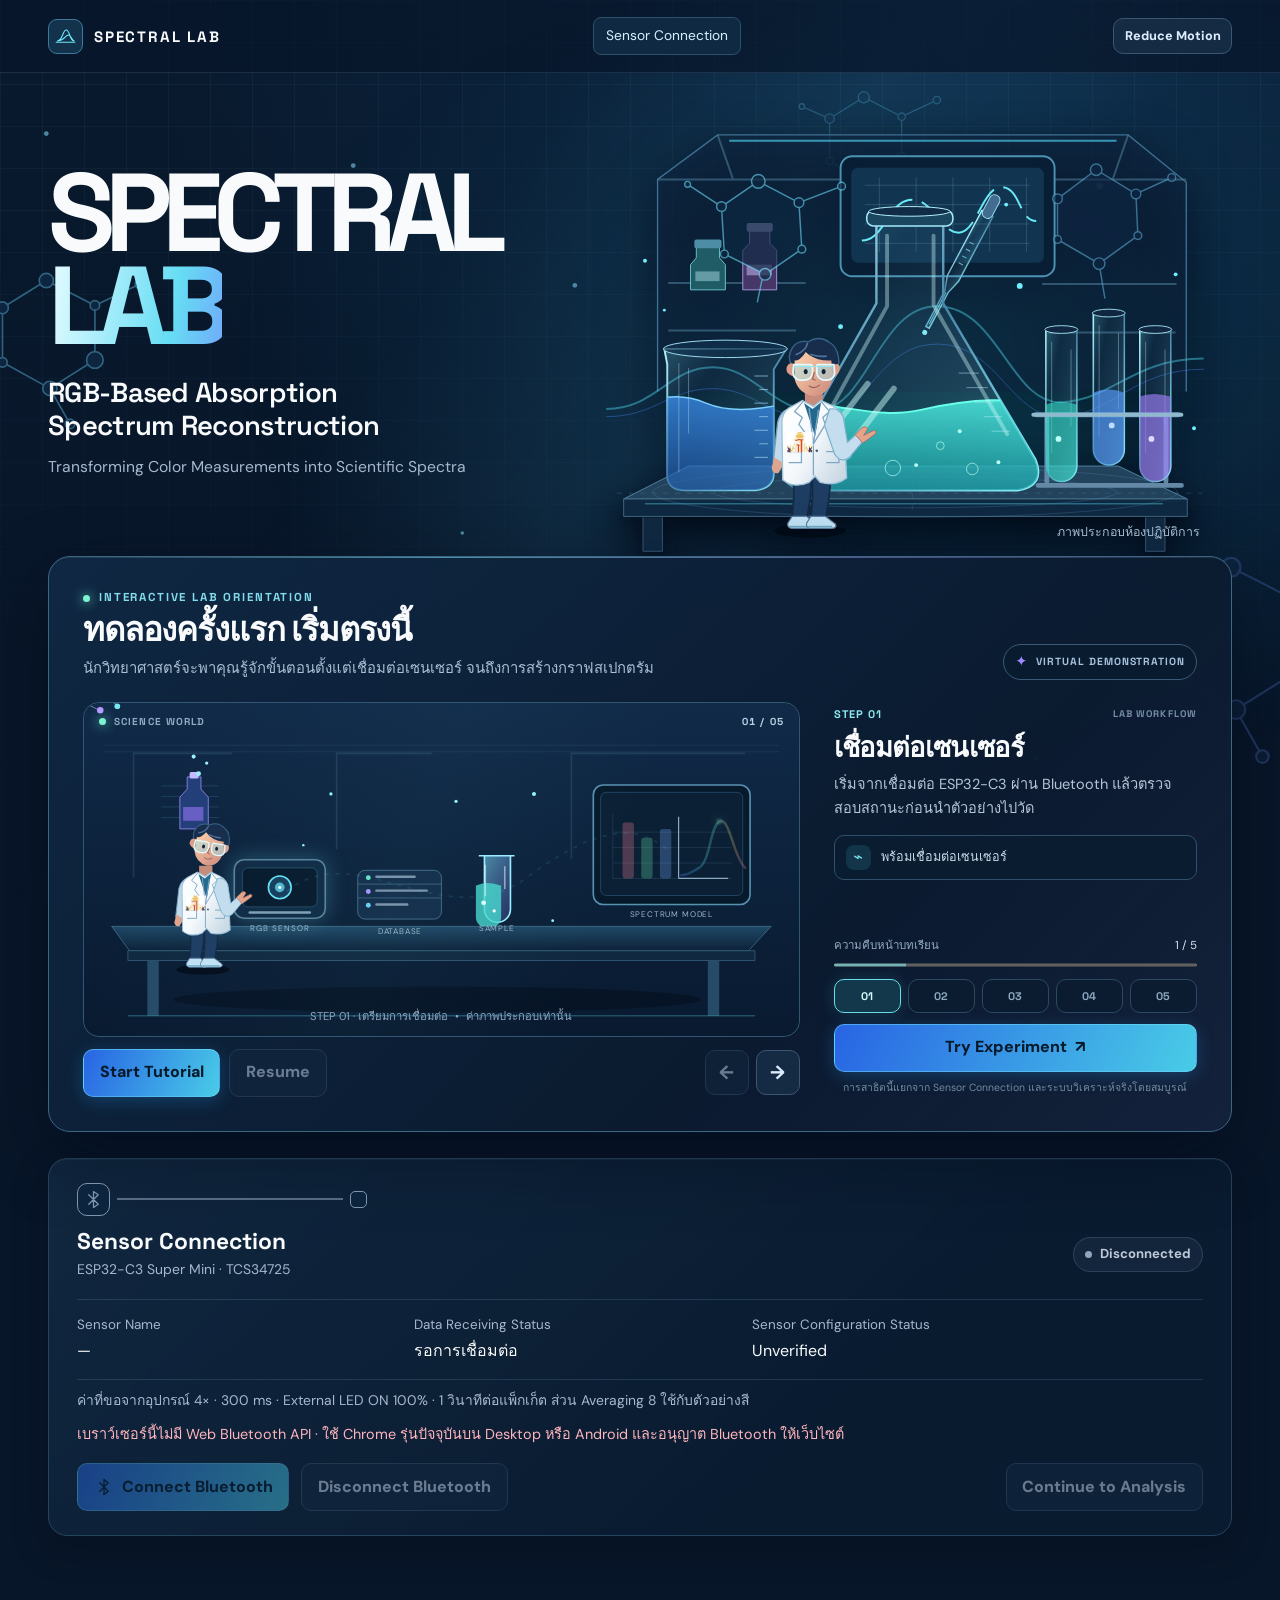
<file: docs/index.html>
<!doctype html>
<html lang="th">
<head>
<meta charset="utf-8">
<meta name="viewport" content="width=device-width, initial-scale=1">
<meta name="description" content="วิเคราะห์ Raw RGB จากเซนเซอร์ BLE และสร้างสเปกตรัมการดูดกลืนด้วยโมเดล Gaussian">
<meta name="theme-color" content="#081629">
<title>Spectral Lab</title>
<link rel="stylesheet" href="style.css">
<link rel="stylesheet" href="motion.css">
<link rel="stylesheet" href="science-world.css">
<link rel="stylesheet" href="virtual-guide.css">
<script type="module" src="app.mjs"></script>
<script type="module" src="virtual-guide.mjs"></script>
</head>
<body>
<div class="atmosphere" aria-hidden="true">
 <div class="scene-particles" aria-hidden="true"><i class="scene-particle" style="--start-x:37%;--start-y:53%;--size:3px;--duration:14s;--delay:-1.7s;--tone:#9a86f4"></i><i class="scene-particle" style="--start-x:74%;--start-y:11%;--size:4px;--duration:15s;--delay:-3.4s;--tone:#77e5bc"></i><i class="scene-particle" style="--start-x:11%;--start-y:64%;--size:2px;--duration:16s;--delay:-5.1s;--tone:#ef9bc9"></i><i class="scene-particle" style="--start-x:48%;--start-y:22%;--size:3px;--duration:17s;--delay:-6.8s;--tone:#6beafa"></i><i class="scene-particle" style="--start-x:85%;--start-y:75%;--size:4px;--duration:18s;--delay:-8.5s;--tone:#9a86f4"></i><i class="scene-particle" style="--start-x:22%;--start-y:33%;--size:2px;--duration:19s;--delay:-10.2s;--tone:#77e5bc"></i><i class="scene-particle" style="--start-x:59%;--start-y:86%;--size:3px;--duration:20s;--delay:-11.9s;--tone:#ef9bc9"></i><i class="scene-particle" style="--start-x:96%;--start-y:44%;--size:4px;--duration:21s;--delay:-13.6s;--tone:#6beafa"></i><i class="scene-particle" style="--start-x:33%;--start-y:2%;--size:2px;--duration:13s;--delay:-15.3s;--tone:#9a86f4"></i><i class="scene-particle" style="--start-x:70%;--start-y:55%;--size:3px;--duration:14s;--delay:-17s;--tone:#77e5bc"></i><i class="scene-particle" style="--start-x:7%;--start-y:13%;--size:4px;--duration:15s;--delay:-18.7s;--tone:#ef9bc9"></i><i class="scene-particle" style="--start-x:44%;--start-y:66%;--size:2px;--duration:16s;--delay:-20.4s;--tone:#6beafa"></i></div><div class="molecular-field">
  <svg viewBox="0 0 1200 800" preserveAspectRatio="xMidYMid slice">
   <defs><g id="background-molecule" fill="#142f4e" stroke="currentColor" stroke-width="1.4">
    <path d="m0 26 37-23 41 21 0 46-38 24L0 72Z M78 24l38-18m-76 88 17 30M0 26l-30-13" fill="none"/>
    <circle cy="26" r="5"/><circle cx="37" cy="3" r="6"/><circle cx="78" cy="24" r="4"/><circle cx="78" cy="70" r="7"/><circle cx="40" cy="94" r="6"/><circle cy="72" r="4"/><circle cx="116" cy="6" r="4"/><circle cx="57" cy="124" r="4"/><circle cx="-30" cy="13" r="3"/>
   </g></defs>
   <g transform="translate(62 254)"><use class="orbit orbit-near" href="#background-molecule"/></g>
   <g transform="translate(1050 495) scale(1.32)"><use class="orbit orbit-far" href="#background-molecule"/></g>
   <g transform="translate(760 100) scale(.78)"><use class="orbit orbit-mid" href="#background-molecule"/></g>
   <g transform="translate(278 641) scale(.62)"><use class="orbit orbit-mid" href="#background-molecule"/></g>
   <g class="field-dust" fill="#81d7f6"><circle cx="99" cy="133" r="2"/><circle cx="358" cy="160" r="2"/><circle cx="450" cy="470" r="1.5"/><circle cx="545" cy="261" r="2"/><circle cx="988" cy="177" r="3"/><circle cx="934" cy="660" r="2"/><circle cx="1159" cy="402" r="2"/></g>
  </svg>
 </div>
 <div class="field-scan"></div>
</div>
<svg class="character-defs" width="0" height="0" aria-hidden="true" focusable="false">
 <defs>
  <linearGradient id="coat-shading" x2="1" y2=".75"><stop stop-color="#ffffff"/><stop offset=".52" stop-color="#f5f9fc"/><stop offset="1" stop-color="#ccdae5"/></linearGradient>
  <linearGradient id="face-shading" x2="1" y2="1"><stop stop-color="#ffd2ac"/><stop offset="1" stop-color="#cb887b"/></linearGradient>
  <g id="scientist-leg"><path d="M60 145h25l-5 53-4 24H59l2-28Z" fill="#1e3d63" stroke="#142945" stroke-width="2"/><path d="M59 217h17l12 9q2 5-5 5H58q-5-1-4-6Z" fill="#c1e2f4" stroke="#597c9c" stroke-width="1.4"/><path d="M56 229h28" stroke="#6daac8" stroke-width="2"/></g>
  <g id="scientist-sleeve"><path d="m61 89-11 4q-6 5-8 14l-5 45 12 4 16-47Z" fill="#c0d9eb" stroke="#769fbb" stroke-width="1.5"/><path d="m38 148-3 12q1 8 8 6l7-11Z" fill="#dca58f"/></g>
  <g id="scientist-coat">
   <path d="M74 71h21v18H74z" fill="#c78b7b"/>
   <path d="M71 81 55 90q-8 5-8 18l1 66q13 11 31 3l7-7 6 7q18 5 31-5l-3-64q-1-15-14-21l-13-6-9 7Z" fill="url(#coat-shading)" stroke="#9dc3dc" stroke-width="1.6"/>
   <path d="m73 84 10 7 10-8-7 40Z" fill="#24698d"/>
   <path d="m72 82-10 12 9 7-4 8 17 23-5-42m14-8 10 12-8 7 3 8-14 23 6-40m-6 42v35M55 141h15v13H55m44-13h15v13H99" fill="none" stroke="#80a7c3" stroke-width="1.5"/>
   <image class="scientist-crest" href="assets/spectral-lab-crest.webp" x="53" y="109" width="30" height="41.74" preserveAspectRatio="xMidYMid meet"/>
   <circle cx="88" cy="140" r="1.5" fill="#36597d"/>
  </g>
  <g id="scientist-face">
   <path d="M59 40q-7-10 1-22 6-8 18-6 13-8 25 1 10 5 11 23l-6 19-47-1Z" fill="#182d4c" stroke="#386488" stroke-width="1.5"/>
   <path d="M62 39q-6-4-9 2-3 8 8 12m45-13q9-5 9 4-1 7-9 10" fill="#dd9e88"/>
   <path d="M62 34q6 1 13-10 11 11 30 10l2 18q-3 21-21 24-19-2-24-20Z" fill="url(#face-shading)"/>
   <path d="M64 27q11-4 13-13m4 13q10 3 18 2" stroke="#50729a" stroke-width="2" fill="none" stroke-linecap="round"/>
   <path d="M61 39h19q3 0 3 4v6q-2 8-10 8h-5q-7-1-8-9Zm28 0h19l1 9q0 8-8 9h-5q-7-1-8-8v-6q0-4 1-4Z" fill="#93ecfa" fill-opacity=".39" stroke="#e5faff" stroke-width="2"/>
   <path d="m85 48-2 8 3 1m-7 7q6 4 12-1" fill="none" stroke="#9b625d" stroke-width="1.4" stroke-linecap="round"/>
  </g>
 </defs>
</svg>
<header class="site-header"><div class="shell masthead">
  <a class="brand" href="#sensor"><svg viewBox="0 0 32 32" aria-hidden="true"><path d="M3 24h26M5 22c7 0 7-15 12-15s5 15 10 15M6 22c8 0 10-8 14-8s5 8 8 8" fill="none" stroke="currentColor" stroke-width="1.5" stroke-linecap="round"/></svg><strong>SPECTRAL LAB</strong></a>
  <nav aria-label="หน้าหลัก"><a id="connectionLink" href="#sensor" aria-current="page">Sensor Connection</a><a id="analysisLink" href="#analysis" hidden>RGB &amp; Spectrum</a></nav>
  <button type="button" class="secondary motion-toggle" id="reduceMotion" aria-pressed="false">Reduce Motion</button>
</div></header>
<main class="shell">
<section id="sensor" aria-labelledby="heroTitle">
  <div class="hero">
    <div class="hero-copy">
      <h1 id="heroTitle" tabindex="-1">SPECTRAL<br><span>LAB</span></h1>
      <p class="hero-subtitle">RGB-Based Absorption<br class="desktop-break"> Spectrum Reconstruction</p>
      <p class="hero-tagline">Transforming Color Measurements into Scientific Spectra</p>
    </div>
    <figure class="hero-figure"><svg class="lab-art" viewBox="0 0 670 470" aria-hidden="true" focusable="false">
<defs>
 <linearGradient id="glass" x2="1" y2="1" gradientUnits="objectBoundingBox"><stop stop-color="#8af6ff" stop-opacity=".25"/><stop offset=".28" stop-color="#4d97bc" stop-opacity=".06"/><stop offset=".65" stop-color="#83d3ee" stop-opacity=".14"/><stop offset="1" stop-color="#7befff" stop-opacity=".29"/></linearGradient>
 <linearGradient id="edge" x2="1" y2="1"><stop stop-color="#b1f6ff"/><stop offset=".49" stop-color="#4985a8"/><stop offset="1" stop-color="#8ef6ff"/></linearGradient>
 <linearGradient id="solution" x2="0" y2="1"><stop stop-color="#50f4e7" stop-opacity=".8"/><stop offset="1" stop-color="#078691" stop-opacity=".7"/></linearGradient>
 <linearGradient id="beakerFluid" x2="0" y2="1"><stop stop-color="#419aff" stop-opacity=".7"/><stop offset="1" stop-color="#174c9a" stop-opacity=".6"/></linearGradient>
 <radialGradient id="halo"><stop stop-color="#1a9fac" stop-opacity=".27"/><stop offset="1" stop-color="#1a9fac" stop-opacity="0"/></radialGradient>
 <clipPath id="flaskMask"><path d="M303 120H372V209L467 370Q478 397 449 402H230Q199 398 211 371L303 209Z"/></clipPath>
 <clipPath id="beakerMask"><path d="M84 256H210L197 277V384Q197 400 178 402H106Q87 402 87 386V272Z"/></clipPath>
 <clipPath id="tubeMask"><path d="M0 0H32V141a16 16 0 0 1-32 0Z"/></clipPath>
 <g id="tubeGlass"><path d="M0 0H32V141a16 16 0 0 1-32 0Z" fill="url(#glass)" stroke="url(#edge)" stroke-width="1.6"/><ellipse cx="16" rx="17" ry="4" fill="#112640" stroke="#9cdbed"/><path d="M6 13v114m20-106v78" stroke="#c2f6ff" stroke-opacity=".37" stroke-linecap="round"/></g>
</defs>
<ellipse cx="350" cy="260" rx="310" ry="207" fill="url(#halo)"/>
<g class="lab-room">
 <path d="M77 300V81L139 35h424l60 49v216" fill="#102740" fill-opacity=".53" stroke="#3e7091" stroke-width="1.4"/>
 <path d="M77 81h546M139 35l16 46m408-46-16 46M88 188h142m-142 49h132m254-48h139m-132 50h131" fill="none" stroke="#51819f" stroke-opacity=".55" stroke-width="2"/>
 <path d="M151 41h400" stroke="#51d9f7" stroke-opacity=".63" stroke-width="2"/>
 <g class="lab-instrument" transform="translate(266 57)">
  <rect width="221" height="124" rx="12" fill="#081e34" stroke="#4c94b4" stroke-width="2"/>
  <rect x="11" y="12" width="199" height="98" rx="7" fill="#113551"/>
  <path d="M25 30h170M25 50h170M25 70h170M25 90h170M40 22v77m38-77v77m38-77v77m38-77v77m38-77v77" stroke="#5585a2" stroke-opacity=".38"/>
  <path class="instrument-wave" d="M22 87c24 0 27-42 52-42 23 0 29 34 48 34s24-47 44-47 18 35 36 35" fill="none" stroke="#69e9f5" stroke-width="2"/>
 </g>
</g>
<g class="lab-bench"><path d="M109 377h444l71 34H42Z" fill="#23435d" stroke="#5083a2"/><path d="M42 411h582v18H42Z" fill="#102942" stroke="#416980"/><path d="M62 430v35h20v-35m499 0v35h20v-35" fill="#102942" stroke="#365c78"/><path d="M64 416h535" stroke="#59e4f7" stroke-opacity=".55"/></g>
<g class="reagent-bottles" transform="translate(110 143)">
 <g class="reagent"><path d="M7 7h24v12l6 7v26H1V26l6-7Z" fill="#205c66" stroke="#6cc2cd"/><rect x="5" width="28" height="9" rx="2" fill="#4d8da6"/><path d="M6 33h25v10H6Z" fill="#a0d3dc" opacity=".53"/></g>
 <g transform="translate(54 -17)"><g class="reagent reagent-alt"><path d="M8 8h21v13l7 7v41H1V28l7-7Z" fill="#463767" stroke="#a398de"/><rect x="5" width="27" height="9" rx="2" fill="#8f8dc0"/><path d="M5 43h26v11H5Z" fill="#c1b7ef" opacity=".55"/></g></g>
</g>
<g fill="none" stroke="#5797b8" stroke-opacity=".25">
 <ellipse cx="343" cy="404" rx="271" ry="26"/><ellipse cx="343" cy="404" rx="208" ry="16"/><path d="M35 405H641M340 381v47" stroke-dasharray="5 7"/>
</g>
<g class="molecule" fill="#0d2943" stroke="#63cce8" stroke-width="1.5" opacity=".66">
 <path d="M143 109l38-26 42 22 3 48-38 26-42-21Z M223 105l44-17m-81 91-6 29M143 109l-35-23"/>
 <circle cx="143" cy="109" r="5"/><circle cx="181" cy="83" r="7"/><circle cx="223" cy="105" r="5"/><circle cx="226" cy="153" r="4"/><circle cx="188" cy="179" r="6"/><circle cx="146" cy="158" r="4"/><circle cx="267" cy="88" r="4"/><circle cx="108" cy="86" r="3"/>
</g>
<g class="molecule molecule-alt" fill="#102744" stroke="#57a5cd" stroke-width="1.5" opacity=".62">
 <path d="M490 101l40-30 41 25 2 43-40 29-43-25Z M571 96l37-17m-75 89 6 36"/>
 <circle cx="490" cy="101" r="5"/><circle cx="530" cy="71" r="6"/><circle cx="571" cy="96" r="5"/><circle cx="573" cy="139" r="4"/><circle cx="533" cy="168" r="6"/><circle cx="490" cy="143" r="4"/><circle cx="608" cy="79" r="4"/>
</g>
<g fill="none" opacity=".4"><path class="spectral-trace" d="M24 318c51 0 65-43 110-43s61 48 111 44 61-110 123-107 74 102 127 99 73-45 146-45" stroke="#54e5fb" stroke-width="2"/><path d="M24 326c51 0 65-29 110-29s61 35 111 30 61-78 123-76 74 78 127 75 73-49 146-49" stroke="#4785fa"/></g>
<g transform="translate(412 113) rotate(28)">
 <g class="pipette">
  <path d="M0 0h13v76l-4 15v42H5V91L0 76Z" fill="url(#glass)" stroke="url(#edge)" stroke-width="1.5"/>
  <rect x="1" y="-21" width="11" height="26" rx="5" fill="#426d91" stroke="#9bdef0"/>
  <path d="M4 35h5m-5 8h5m-5 8h5m-5 8h5M7 92v37" stroke="#8af4fa" stroke-opacity=".72"/>
  <circle class="pipette-drop" cx="7" cy="139" r="2.6" fill="#84eff8"/>
 </g>
</g>
<g class="vessel beaker">
 <path d="M84 256H210L197 277V384Q197 400 178 402H106Q87 402 87 386V272Z" fill="url(#glass)" stroke="url(#edge)" stroke-width="2"/>
 <g clip-path="url(#beakerMask)"><path class="liquid" d="M64 312q32-13 63 0t85 0v104H64Z" fill="url(#beakerFluid)" stroke="#7bd1ff" stroke-width="1.5"/><path d="M99 271v112m10-107v67" stroke="#badfff" stroke-opacity=".4" stroke-linecap="round"/><path d="M177 284h14m-9 14h9m-14 14h14m-9 14h9m-14 14h14m-9 14h9m-14 14h14" stroke="#a4d5f1" stroke-opacity=".7"/></g>
 <ellipse cx="147" cy="256" rx="64" ry="9" fill="#12334f" fill-opacity=".7" stroke="#a1ddf4"/>
</g>
<g class="vessel flask">
 <path d="M303 120H372V209L467 370Q478 397 449 402H230Q199 398 211 371L303 209Z" fill="url(#glass)" stroke="url(#edge)" stroke-width="2.5"/>
 <g clip-path="url(#flaskMask)">
  <path class="liquid" d="M203 318c51-14 93 13 146 1s93-14 141-1v105H203Z" fill="url(#solution)" stroke="#6affea" stroke-width="2"/>
  <path d="M314 139v73l-83 151q-12 20 1 25M362 139v72l76 133" fill="none" stroke="#d2ffff" stroke-opacity=".38" stroke-width="4" stroke-linecap="round"/>
  <path d="M388 281h21m-13 15h22m-14 15h21m-11 15h19m-11 15h19" stroke="#b6effb" stroke-opacity=".5"/>
  <path class="glass-sweep" d="M225 382l69-90m-44 97 71-92" stroke="#d0fff9" stroke-opacity=".48" stroke-width="6" stroke-linecap="round"/>
  <g class="solution-dust" fill="#b6fff3"><circle cx="253" cy="381" r="2"/><circle cx="294" cy="345" r="2"/><circle cx="344" cy="376" r="2"/><circle cx="389" cy="341" r="2"/><circle cx="429" cy="373" r="2"/></g>
  <g fill="none" stroke="#b2fff3" opacity=".72"><circle class="bubble" cx="272" cy="365" r="5"/><circle class="bubble bubble-late" cx="320" cy="379" r="8"/><circle class="bubble" cx="369" cy="356" r="4"/><circle class="bubble bubble-late" cx="402" cy="380" r="6"/></g>
 </g>
 <rect x="293" y="113" width="89" height="16" rx="7" fill="#1c4760" stroke="#a4eafa" stroke-width="1.6"/><ellipse cx="337" cy="114" rx="42" ry="5" fill="#112c47" stroke="#b6f4ff"/>
</g>
<g class="vessel tubes"><path d="M468 324h147m-136 3v66m123-66v66m-132 4h148" fill="none" stroke="#6489a6" stroke-width="5" stroke-linecap="round"/>
 <g transform="translate(478 236)"><use href="#tubeGlass"/><g clip-path="url(#tubeMask)"><path class="tube-liquid" d="M-2 78q17-7 36 0v85H-2Z" fill="#39e3cf" fill-opacity=".58"/><circle class="bubble" cx="13" cy="113" r="3" fill="#b8fff6"/></g></g>
 <g transform="translate(527 219)"><use href="#tubeGlass"/><g clip-path="url(#tubeMask)"><path class="tube-liquid" d="M-2 83q16-8 36 0v79H-2Z" fill="#5a9eff" fill-opacity=".65"/><circle class="bubble bubble-late" cx="19" cy="116" r="3" fill="#bddaff"/></g></g>
 <g transform="translate(575 236)"><use href="#tubeGlass"/><g clip-path="url(#tubeMask)"><path class="tube-liquid" d="M-2 70q16-7 36 0v90H-2Z" fill="#9a7cf2" fill-opacity=".67"/><circle class="bubble" cx="12" cy="113" r="3" fill="#e3d7ff"/></g></g>
 <path d="M465 324h153" stroke="#90b9ce" stroke-width="4" stroke-linecap="round"/>
</g>
<g transform="translate(164 238) scale(.88)"><g class="scientist hero-scientist" id="heroScientist" data-pose="walking"><g class="character-rig">
  <ellipse class="character-shadow" cx="80" cy="234" rx="42" ry="8" fill="#010813" opacity=".65"/>
  <g class="character-bob">
   <g class="character-turn">
    <use class="leg leg-left" href="#scientist-leg"/>
    <g transform="translate(22 0)"><use class="leg leg-right" href="#scientist-leg"/></g>
    <use class="arm arm-left" href="#scientist-sleeve"/>
    <use href="#scientist-coat"/>
    <g class="character-head">
     <use href="#scientist-face"/>
     <g class="character-eyes" fill="#10233b"><ellipse cx="75" cy="47" rx="2.4" ry="3.1"/><ellipse cx="96" cy="47" rx="2.4" ry="3.1"/></g>
     <path d="M61 41h47m-30 0v6m14-6v6" stroke="#83ebf8" stroke-width="1.2" fill="none" opacity=".9"/>
    </g>
    <g class="arm arm-right">
     <path d="M103 91q11-2 16 9l5 30 11-10 7 9-16 19q-10 7-17-4l-12-34Z" fill="#c4ddef" stroke="#7fb0cb" stroke-width="1.4"/>
     <path d="m133 121 8-8q4-3 7 1l-5 8 12-6q4 1 2 4l-15 11Z" fill="#e4a489" stroke="#a56b68" stroke-width="1"/>
    </g>
    <g class="character-tablet" transform="translate(89 128) rotate(-14)"><rect width="38" height="29" rx="4" fill="#143751" stroke="#86e2f5" stroke-width="1.5"/><path d="M7 18l6-5 5 3 7-8 6 2M7 22h24" fill="none" stroke="#6be5e7" stroke-width="1.4"/></g>
   </g>
  </g>
 </g></g></g>
<g class="particles" fill="#72efff"><circle cx="64" cy="165" r="2"/><circle cx="266" cy="233" r="2.5"/><circle cx="437" cy="107" r="2"/><circle cx="612" cy="179" r="2"/><circle cx="451" cy="191" r="3"/><circle cx="84" cy="216" r="1.5"/><circle cx="631" cy="338" r="2"/></g>
</svg>
      <figcaption>ภาพประกอบห้องปฏิบัติการ</figcaption>
    </figure>
  </div>
  <section class="virtual-guide" id="virtualGuide" data-step="1" data-pose="idle" aria-labelledby="guideTitle">
    <div class="guide-heading">
      <div><p class="guide-eyebrow"><span></span> INTERACTIVE LAB ORIENTATION</p><h2 id="guideTitle">ทดลองครั้งแรก เริ่มตรงนี้</h2><p class="guide-intro">นักวิทยาศาสตร์จะพาคุณรู้จักขั้นตอนตั้งแต่เชื่อมต่อเซนเซอร์ จนถึงการสร้างกราฟสเปกตรัม</p></div>
      <span class="guide-demo-badge"><span aria-hidden="true">✦</span> VIRTUAL DEMONSTRATION</span>
    </div>
    <div class="guide-layout">
      <div class="guide-stage-wrap">
        <div class="guide-stage" id="guideStage" data-step="1">
          <div class="guide-stage-label"><span class="guide-live-dot"></span><span>SCIENCE WORLD</span><span class="guide-stage-index" id="guideStageIndex">01 / 05</span></div>
          <svg class="guide-art" viewBox="0 0 880 410" role="img" aria-labelledby="guideArtTitle guideArtDescription">
            <title id="guideArtTitle">ฉากสาธิตการวิเคราะห์ RGB และสเปกตรัม</title><desc id="guideArtDescription">ห้องทดลองเสมือนพร้อมนักวิทยาศาสตร์ เซนเซอร์ RGB ตัวอย่างสาร และจอแสดงกราฟ</desc>
            <defs>
              <linearGradient id="guideWall" x2="0" y2="1"><stop stop-color="#102a48"/><stop offset="1" stop-color="#091a30"/></linearGradient>
              <linearGradient id="guideBench" x2="0" y2="1"><stop stop-color="#204967"/><stop offset="1" stop-color="#0c2239"/></linearGradient>
              <linearGradient id="guideGlass" x2="1" y2="1"><stop stop-color="#80f2ff" stop-opacity=".55"/><stop offset="1" stop-color="#7668ec" stop-opacity=".2"/></linearGradient>
              <linearGradient id="guideBeam" x2="1" y2="0"><stop stop-color="#78e8ff" stop-opacity="0"/><stop offset=".5" stop-color="#78e8ff" stop-opacity=".54"/><stop offset="1" stop-color="#a994ff" stop-opacity="0"/></linearGradient>
              <linearGradient id="guideSpectrum" x2="1" y2="0"><stop stop-color="#538bff"/><stop offset=".34" stop-color="#53e7ff"/><stop offset=".58" stop-color="#77f0b5"/><stop offset=".78" stop-color="#ffe17b"/><stop offset="1" stop-color="#ff7da8"/></linearGradient>
              <filter id="guideGlow" x="-80%" y="-80%" width="260%" height="260%"><feGaussianBlur stdDeviation="5" result="blur"/><feMerge><feMergeNode in="blur"/><feMergeNode in="SourceGraphic"/></feMerge></filter>
              <clipPath id="guideTubeClip"><path d="M0 0h32v80a16 16 0 0 1-32 0z"/></clipPath>
            </defs>
            <rect width="880" height="410" rx="20" fill="url(#guideWall)"/>
            <path d="M24 52h832M24 60h832" stroke="#7fb9dc" stroke-opacity=".12"/>
            <path d="M61 61v154m1-153h120M311 61v119m1-118h116M600 61v131m1-130h213" stroke="#83b9d8" stroke-opacity=".15" stroke-width="2"/>
            <path d="M95 102h71m-71 13h71m-71 13h71m-71 13h71" stroke="#5ca5c7" stroke-opacity=".24"/>
            <g class="guide-float guide-bottle" aria-hidden="true"><path d="M127 91h17v15l9 10v39h-35v-39l9-10z" fill="#233e78" stroke="#9a8df5"/><path d="M122 128h25v17h-25z" fill="#7f6add" opacity=".74"/><rect x="130" y="85" width="11" height="8" rx="2" fill="#c4baff"/></g>
            <g class="guide-vapor" fill="#9feeff"><circle cx="141" cy="87" r="3"/><circle cx="151" cy="74" r="2"/><circle cx="135" cy="66" r="2.5"/></g>
            <path d="M34 275h812l-28 30H56z" fill="url(#guideBench)" stroke="#416c88"/>
            <path d="M54 305h772v12H54z" fill="#102940" stroke="#365e7b"/>
            <path d="M85 317v68m690-68v68" stroke="#264b67" stroke-width="14"/>
            <path d="M54 385h772" stroke="#58d6ed" stroke-opacity=".28" stroke-width="2"/>
            <ellipse cx="435" cy="365" rx="325" ry="16" fill="#020a16" opacity=".43"/>
            <g class="guide-station guide-sensor" transform="translate(185 193)">
              <rect width="112" height="72" rx="12" fill="#102b45" stroke="#5b819b" stroke-width="2"/>
              <rect x="10" y="10" width="92" height="48" rx="7" fill="#071a2d" stroke="#2a526b"/>
              <circle class="guide-sensor-lens" cx="56" cy="34" r="14" fill="#163d5c" stroke="#68dff2" stroke-width="2"/>
              <circle cx="56" cy="34" r="6" fill="#66dff3" opacity=".75"/>
              <circle cx="56" cy="34" r="2" fill="#e1fcff"/>
              <path d="M19 65h74" stroke="#7da1b7" stroke-width="3" stroke-linecap="round"/>
              <text x="56" y="88" text-anchor="middle" fill="#9cb6c9" font-size="10" letter-spacing="1.2">RGB SENSOR</text>
              <path class="guide-connection-beam" d="M56 33 250-91 250 114Z" fill="url(#guideBeam)" opacity="0"/>
            </g>
            <g class="guide-database" transform="translate(337 206)">
              <rect width="103" height="60" rx="9" fill="#132d49" stroke="#4d7794"/>
              <path d="M0 17h103M0 34h103" stroke="#426783"/>
              <circle cx="13" cy="9" r="3" fill="#65e6c5"/><circle cx="13" cy="26" r="3" fill="#a894ff"/><circle cx="13" cy="43" r="3" fill="#6bcdf4"/>
              <path d="M23 8h47m-47 17h62m-62 17h38" stroke="#afc8dc" stroke-opacity=".65" stroke-width="3" stroke-linecap="round"/>
              <text x="52" y="78" text-anchor="middle" fill="#9cb6c9" font-size="10" letter-spacing="1">DATABASE</text>
            </g>
            <g class="guide-sample" transform="translate(482 182)">
              <path d="M4 6h44m-37 0v66a16 16 0 0 0 32 0V6" fill="url(#guideGlass)" stroke="#9beeff" stroke-width="2"/>
              <g clip-path="url(#guideTubeClip)"><path class="guide-sample-liquid" d="M0 43q14-7 32 0v50H0Z" fill="#47d9cd" fill-opacity=".8"/><circle class="guide-sample-bubble" cx="10" cy="64" r="3" fill="#d4ffff"/><circle class="guide-sample-bubble bubble-two" cx="23" cy="74" r="2" fill="#fff"/></g>
              <path d="M12 17v39m24-37v28" stroke="#e4fbff" stroke-opacity=".52" stroke-width="2"/>
              <text x="26" y="99" text-anchor="middle" fill="#9cb6c9" font-size="10" letter-spacing="1">SAMPLE</text>
              <path class="guide-light-beam" d="M-16 46h67" stroke="#77f2ff" stroke-width="3" filter="url(#guideGlow)" opacity="0"/>
            </g>
            <g class="guide-display" transform="translate(627 101)">
              <rect width="193" height="147" rx="12" fill="#071a2b" stroke="#5792b1" stroke-width="2"/>
              <rect x="9" y="9" width="175" height="127" rx="7" fill="#0b2035" stroke="#264d68"/>
              <path d="M24 115h146M24 35v80M24 77h146M24 58h146M24 96h146" stroke="#6a99b5" stroke-opacity=".21"/>
              <g class="guide-rgb-bars"><rect x="36" y="46" width="14" height="69" rx="3" fill="#ff8199"/><rect x="59" y="65" width="14" height="50" rx="3" fill="#69e4ae"/><rect x="82" y="54" width="14" height="61" rx="3" fill="#77aaff"/></g>
              <path class="guide-graph-axis" d="M105 115h61M105 115V39" stroke="#8ba9c0" stroke-width="1.5"/>
              <path class="guide-graph-line" d="M108 111c12-1 14-5 22-9 14-8 14-51 25-57 13-7 17 43 32 57" fill="none" stroke="url(#guideSpectrum)" stroke-width="3" stroke-linecap="round"/>
              <circle class="guide-graph-point" cx="155" cy="45" r="4" fill="#b8fff6" filter="url(#guideGlow)"/>
              <text x="96" y="162" text-anchor="middle" fill="#9cb6c9" font-size="10" letter-spacing="1">SPECTRUM MODEL</text>
            </g>
            <path d="M240 241C325 152 441 292 545 215S690 158 719 181" fill="none" stroke="#55b9dd" stroke-opacity=".14" stroke-width="2" stroke-dasharray="5 8"/>
            <g class="guide-orbit orbit-a" fill="#74e8f2"><circle cx="0" cy="0" r="4"/><circle cx="22" cy="-9" r="3"/><circle cx="41" cy="4" r="3.5"/><path d="M4-2 20-8m4 1 15 8" stroke="#8aebfa" stroke-opacity=".7"/></g>
            <g class="guide-orbit orbit-b" fill="#b699ff"><circle cx="0" cy="0" r="3"/><circle cx="20" cy="9" r="4"/><path d="m3 1 14 7" stroke="#c9b9ff" stroke-opacity=".7"/></g>
            <g id="guideWalker" class="guide-walker" transform="translate(25 145) scale(.78)">
              <ellipse class="guide-shadow" cx="80" cy="235" rx="42" ry="8" fill="#010813" opacity=".7"/>
              <g class="guide-body"><g class="guide-facing">
                <use class="guide-leg leg-one" href="#scientist-leg"/><g transform="translate(22 0)"><use class="guide-leg leg-two" href="#scientist-leg"/></g>
                <use class="guide-arm arm-one" href="#scientist-sleeve"/><use href="#scientist-coat"/>
                <g class="guide-head"><use href="#scientist-face"/><g fill="#10233b"><ellipse cx="75" cy="47" rx="2.4" ry="3.1"/><ellipse cx="96" cy="47" rx="2.4" ry="3.1"/></g></g>
                <g class="guide-arm arm-two"><path d="M103 91q11-2 16 9l5 30 11-10 7 9-16 19q-10 7-17-4l-12-34Z" fill="#c4ddef" stroke="#7fb0cb" stroke-width="1.4"/><path d="m133 121 8-8q4-3 7 1l-5 8 12-6q4 1 2 4l-15 11Z" fill="#e4a489" stroke="#a56b68"/></g>
              </g></g>
              <g class="guide-held-flask" transform="translate(135 115)"><path d="M4 0h15v8l5 6v26H-1V14l5-6z" fill="#34788a" stroke="#9df6f3"/><path d="M1 26h20v8H1Z" fill="#55e4d1"/><rect x="7" y="-4" width="9" height="5" rx="2" fill="#9ef3fa"/></g>
            </g>
            <g class="guide-readout" transform="translate(497 110)"><rect width="109" height="54" rx="8" fill="#0a1e32" stroke="#42718c"/><text x="12" y="20" fill="#ff9ba7" font-size="10">R <tspan id="guideR">—</tspan></text><text x="12" y="36" fill="#83edba" font-size="10">G <tspan id="guideG">—</tspan></text><text x="60" y="20" fill="#88bdff" font-size="10">B <tspan id="guideB">—</tspan></text><text x="60" y="36" fill="#9cb6c9" font-size="8">RGB*</text></g>
            <g class="guide-particles" fill="#92f5ff"><circle cx="304" cy="112" r="2"/><circle cx="554" cy="112" r="2.5"/><circle cx="577" cy="268" r="1.7"/><circle cx="458" cy="121" r="2"/><circle cx="270" cy="175" r="1.5"/></g>
          </svg>
          <div class="guide-stage-caption"><span id="guideStageCaption">รอเริ่มการสาธิต</span><span aria-hidden="true">•</span><span>ค่าภาพประกอบเท่านั้น</span></div>
        </div>
        <div class="guide-controls" aria-label="ควบคุมบทเรียน">
          <button type="button" id="guideStart"><span aria-hidden="true">▶</span> Start Tutorial</button>
          <button type="button" class="secondary" id="guidePause" disabled>Pause</button>
          <div class="guide-transport"><button type="button" class="secondary guide-arrow" id="guidePrevious" aria-label="ขั้นตอนก่อนหน้า" disabled>←</button><button type="button" class="secondary guide-arrow" id="guideNext" aria-label="ขั้นตอนถัดไป">→</button></div>
        </div>
      </div>
      <div class="guide-info">
        <div class="guide-step-line"><span id="guideStepNumber">STEP 01</span><span class="guide-step-kind">LAB WORKFLOW</span></div>
        <h3 id="guideStepTitle">เชื่อมต่อเซนเซอร์</h3>
        <p id="guideStepDescription">เริ่มจากเชื่อมต่อ ESP32-C3 ผ่าน Bluetooth แล้วตรวจสอบสถานะก่อนนำตัวอย่างไปวัด</p>
        <div class="guide-state-panel" aria-live="polite" aria-atomic="true"><span class="guide-state-icon" id="guideStateIcon" aria-hidden="true">⌁</span><span id="guideStateText">พร้อมเชื่อมต่อเซนเซอร์</span></div>
        <div class="guide-demo-readout" id="guideReadout">
          <div><span>R</span><strong id="guideReadR">—</strong></div><div><span>G</span><strong id="guideReadG">—</strong></div><div><span>B</span><strong id="guideReadB">—</strong></div>
        </div>
        <p class="guide-readout-note" id="guideReadoutNote">* ตัวเลขที่เคลื่อนไหวเป็นภาพสาธิตเท่านั้น ไม่ได้อ่านจากเซนเซอร์และไม่ถูกบันทึก</p>
        <div class="guide-gaussian" id="guideGaussian"><div class="guide-equation">A(λ) = H · exp[−(λ−μ)² / 2σ²]</div><div class="guide-parameters"><span>H <b>0.82*</b></span><span>μ <b>542 nm*</b></span><span>σ <b>38 nm*</b></span></div></div>
        <p class="guide-model-note" id="guideModelNote">* พารามิเตอร์ตัวอย่างเพื่ออธิบาย Gaussian เท่านั้น</p>
        <div class="guide-progress-label"><span>ความคืบหน้าบทเรียน</span><span id="guideProgressText">1 / 5</span></div>
        <progress id="guideProgress" max="5" value="1" aria-label="ความคืบหน้าการสาธิต"></progress>
        <div class="guide-step-list" role="group" aria-label="เลือกขั้นตอนการสาธิต">
          <button type="button" data-guide-step="1" aria-label="ไปขั้นตอน 1 เชื่อมต่อเซนเซอร์" aria-current="step">01</button><button type="button" data-guide-step="2" aria-label="ไปขั้นตอน 2 เลือกฐานข้อมูล">02</button><button type="button" data-guide-step="3" aria-label="ไปขั้นตอน 3 วัดค่า RGB">03</button><button type="button" data-guide-step="4" aria-label="ไปขั้นตอน 4 วิเคราะห์ข้อมูล">04</button><button type="button" data-guide-step="5" aria-label="ไปขั้นตอน 5 สร้างสเปกตรัม">05</button>
        </div>
        <p class="guide-complete" id="guideComplete" hidden>ครบทั้ง 5 ขั้นตอนแล้ว คุณพร้อมเริ่มต้นกับการทดลองจริง</p>
        <button type="button" class="guide-try" id="guideTry">Try Experiment <span aria-hidden="true">↗</span></button>
        <p class="guide-safety-note">การสาธิตนี้แยกจาก Sensor Connection และระบบวิเคราะห์จริงโดยสมบูรณ์</p>
      </div>
    </div>
  </section>
  <div class="card sensor-card" id="sensorCard" data-link="disconnected">
    <div class="signal-panel" aria-hidden="true"><span class="radio-icon"><svg viewBox="0 0 24 24"><path d="m6 6 12 12-6 4V2l6 4L6 18" fill="none" stroke="currentColor" stroke-width="1.6" stroke-linecap="round" stroke-linejoin="round"/></svg></span><span class="signal-track"><i></i></span><span class="signal-terminal"></span></div>
    <div class="card-head"><div><h2>Sensor Connection</h2><p class="muted">ESP32-C3 Super Mini · TCS34725</p></div><span id="connection" class="status" role="status">Disconnected</span></div>
    <dl class="sensor-readouts"><div><dt>Sensor Name</dt><dd id="device">—</dd></div><div><dt>Data Receiving Status</dt><dd id="dataState">รอการเชื่อมต่อ</dd></div><div><dt>Sensor Configuration Status</dt><dd id="settings">Unverified</dd></div></dl>
    <p class="muted settings-note">ค่าที่ขอจากอุปกรณ์ 4× · 300 ms · External LED ON 100% · 1 วินาทีต่อแพ็กเก็ต ส่วน Averaging 8 ใช้กับตัวอย่างสี</p>
    <p id="sensorNotice" class="notice" role="status"></p>
    <div class="sensor-actions">
      <div class="actions">
        <button id="connect"><svg viewBox="0 0 24 24" aria-hidden="true"><path d="m7 7 10 10-5 4V3l5 4L7 17" fill="none" stroke="currentColor" stroke-width="1.7" stroke-linecap="round" stroke-linejoin="round"/></svg>Connect Bluetooth</button>
        <button class="secondary" id="disconnect" disabled>Disconnect Bluetooth</button>
      </div>
      <button class="secondary" id="continue" disabled>Continue to Analysis</button>
    </div>
  </div>
</section>
<section id="analysis" aria-labelledby="analysisTitle" hidden>
  <div class="card-head page-head"><h1 id="analysisTitle" tabindex="-1">RGB &amp; Spectrum Simulation</h1><span class="status" id="analysisStatus" role="status">Disconnected</span></div>
  <div class="layout">
    <aside>
      <div class="card live-card" id="liveCard">
        <h2>Live RGB Monitor</h2><p class="muted">Sensor Raw Counts</p>
        <div class="counts"><div><span>R</span><strong id="rawR">—</strong><meter id="levelR" max="65535" value="0" aria-label="สัดส่วน Raw Red ต่อช่วง 16 บิต"></meter></div><div><span>G</span><strong id="rawG">—</strong><meter id="levelG" max="65535" value="0" aria-label="สัดส่วน Raw Green ต่อช่วง 16 บิต"></meter></div><div><span>B</span><strong id="rawB">—</strong><meter id="levelB" max="65535" value="0" aria-label="สัดส่วน Raw Blue ต่อช่วง 16 บิต"></meter></div></div>
        <p class="muted readout-meta">Last Updated <time id="lastUpdated">—</time></p>
        <p class="muted readout-meta" id="rawMeta">รอข้อมูลจากอุปกรณ์</p>
      </div>
      <div class="card">
        <h2>Approximate Color Preview</h2>
        <div class="preview" id="swatch" aria-hidden="true"></div>
        <div class="preview-meta"><span id="displayRGB">Display RGB (0–255) · —</span><output id="colorHex" aria-label="HEX Color">—</output></div>
        <p class="muted readout-meta">Color Conversion Status · ยังไม่มีการสอบเทียบสี</p>
      </div>
      <div class="card controls">
        <h2>Spectrum Simulation</h2>
        <label for="substance">Select Substance</label><select id="substance" disabled></select>
        <p class="muted readout-meta">Regression Model · <span id="modelTypes">กำลังโหลด…</span></p>
        <p id="databaseNote" class="notice" role="status">กำลังค้นหาโมเดลสารจากฐานข้อมูลจริง…</p>
        <p class="muted readout-meta">เมื่อมีโมเดลที่ยืนยัน Sensor Raw Counts ระบบจะเก็บค่าเฉลี่ย RGB ใหม่ภายใน 3 วินาที แล้วสร้าง Gaussian Spectrum</p>
        <button id="simulate" disabled>Simulate Spectrum</button>
        <progress id="measurementProgress" aria-label="ความคืบหน้าการเก็บ RGB" max="3000" value="0" hidden></progress>
        <p id="measurement" role="status"></p>
      </div>
    </aside>
    <div class="analysis-main">
      <div class="card chart-card">
        <div class="card-head spectrum-head"><div><h2>RGB-Predicted Absorption Spectrum</h2><p class="muted">350–800 nm · 1 nm ต่อจุด</p></div>
          <svg class="analysis-scientist" viewBox="0 0 166 240" aria-hidden="true" focusable="false"><g class="scientist" id="analysisScientist" data-pose="idle"><g class="character-rig">
  <ellipse class="character-shadow" cx="80" cy="234" rx="42" ry="8" fill="#010813" opacity=".65"/>
  <g class="character-bob">
   <g class="character-turn">
    <use class="leg leg-left" href="#scientist-leg"/>
    <g transform="translate(22 0)"><use class="leg leg-right" href="#scientist-leg"/></g>
    <use class="arm arm-left" href="#scientist-sleeve"/>
    <use href="#scientist-coat"/>
    <g class="character-head">
     <use href="#scientist-face"/>
     <g class="character-eyes" fill="#10233b"><ellipse cx="75" cy="47" rx="2.4" ry="3.1"/><ellipse cx="96" cy="47" rx="2.4" ry="3.1"/></g>
     <path d="M61 41h47m-30 0v6m14-6v6" stroke="#83ebf8" stroke-width="1.2" fill="none" opacity=".9"/>
    </g>
    <g class="arm arm-right">
     <path d="M103 91q11-2 16 9l5 30 11-10 7 9-16 19q-10 7-17-4l-12-34Z" fill="#c4ddef" stroke="#7fb0cb" stroke-width="1.4"/>
     <path d="m133 121 8-8q4-3 7 1l-5 8 12-6q4 1 2 4l-15 11Z" fill="#e4a489" stroke="#a56b68" stroke-width="1"/>
    </g>
    <g class="character-tablet" transform="translate(89 128) rotate(-14)"><rect width="38" height="29" rx="4" fill="#143751" stroke="#86e2f5" stroke-width="1.5"/><path d="M7 18l6-5 5 3 7-8 6 2M7 22h24" fill="none" stroke="#6be5e7" stroke-width="1.4"/></g>
   </g>
  </g>
 </g></g></svg>
        </div>
        <div id="chartEmpty">
          <svg viewBox="0 0 48 48" aria-hidden="true"><path d="M8 7v33h33M10 31l9-8 8 3 12-15" fill="none" stroke="currentColor" stroke-width="2" stroke-linecap="round" stroke-dasharray="3 4"/></svg>
          <p>รอผลการวัดและการตรวจสอบโมเดล</p>
        </div>
        <canvas id="plot" width="1000" height="520" role="img" aria-label="กราฟ Gaussian Peak 1, Peak 2 และสเปกตรัมรวม" hidden></canvas>
        <div id="legend" class="legend" hidden><span class="peak1">Gaussian Peak 1</span><span class="peak2">Gaussian Peak 2</span><span class="total">Total Spectrum</span><span class="baseline" id="baselineLegend">Baseline</span></div>
        <div class="actions export-actions"><button id="png" class="secondary" disabled>Export Graph as PNG</button><button id="csv" class="secondary" disabled>Export Predicted Spectrum as CSV</button></div>
      </div>
      <div class="card results-card"><h2>Results Summary</h2><dl id="results"></dl></div>
    </div>
  </div>
</section>
</main>
</body>
</html>
</file>
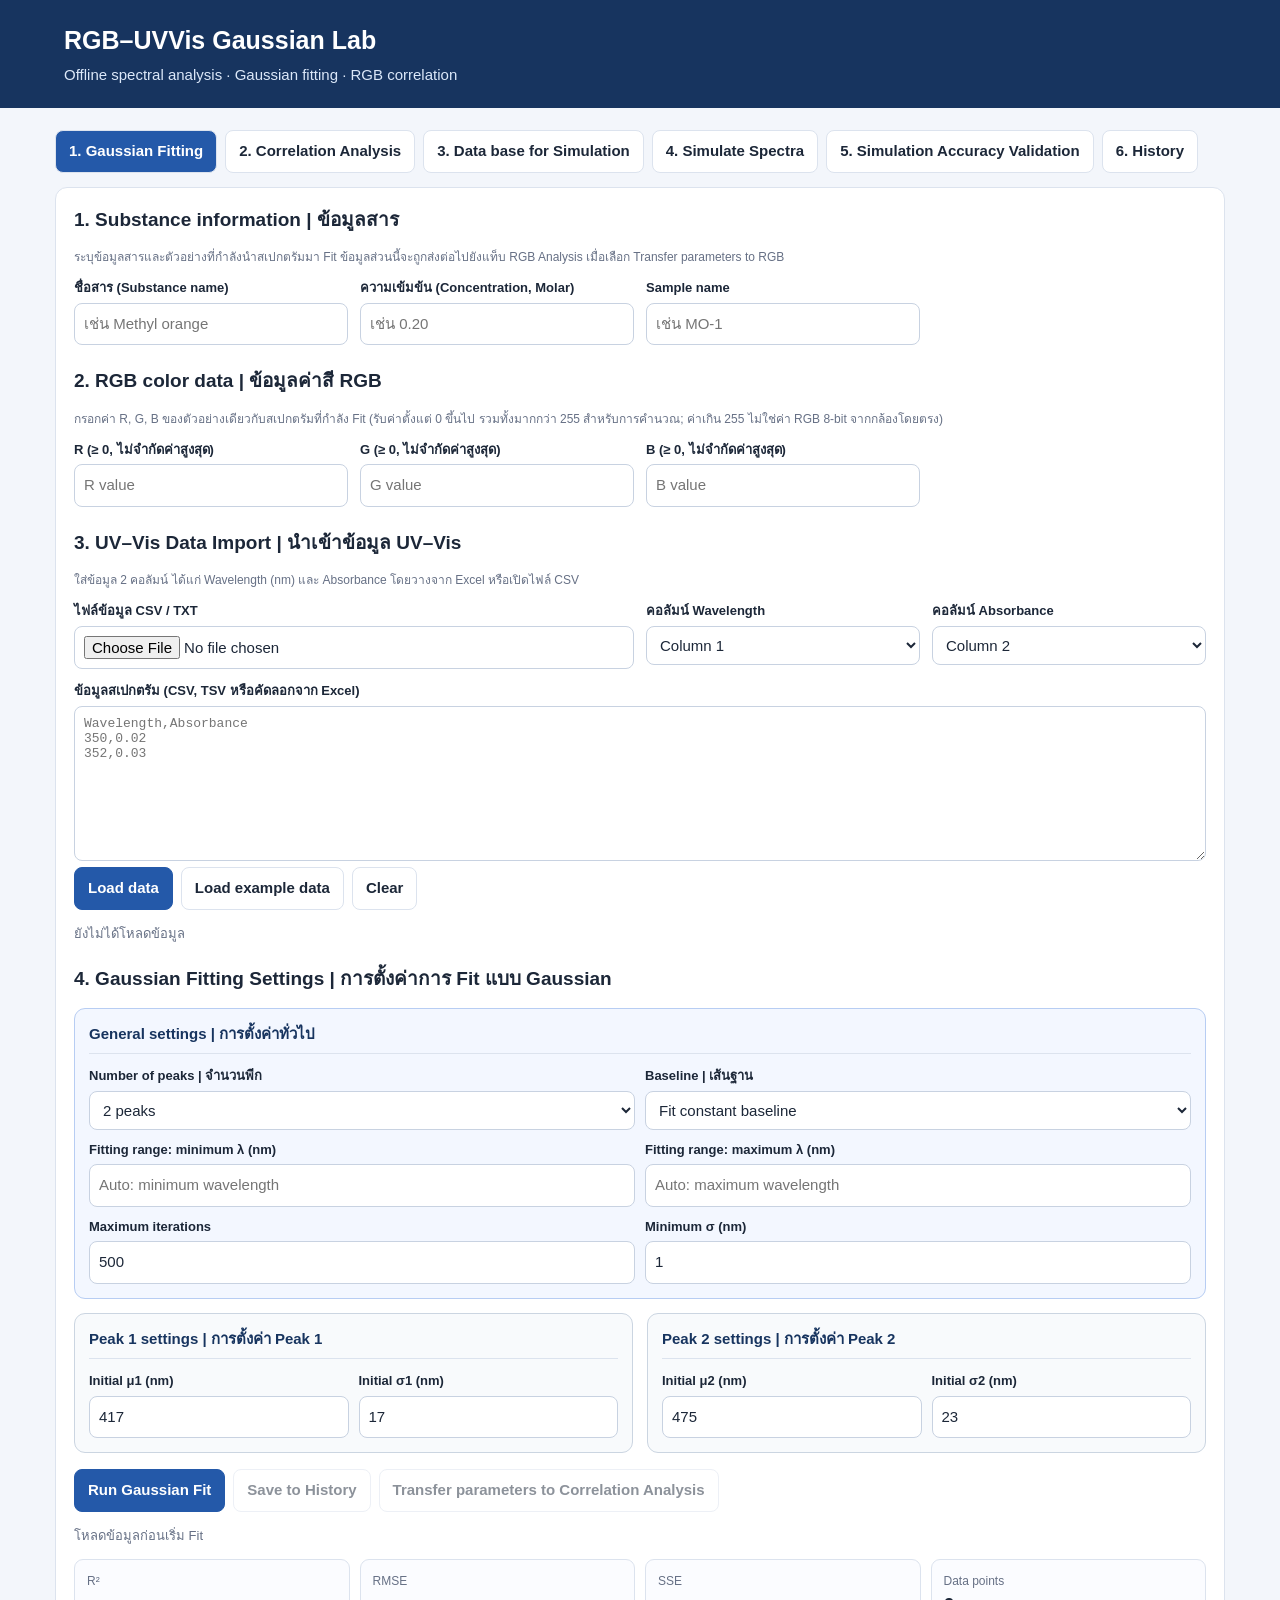
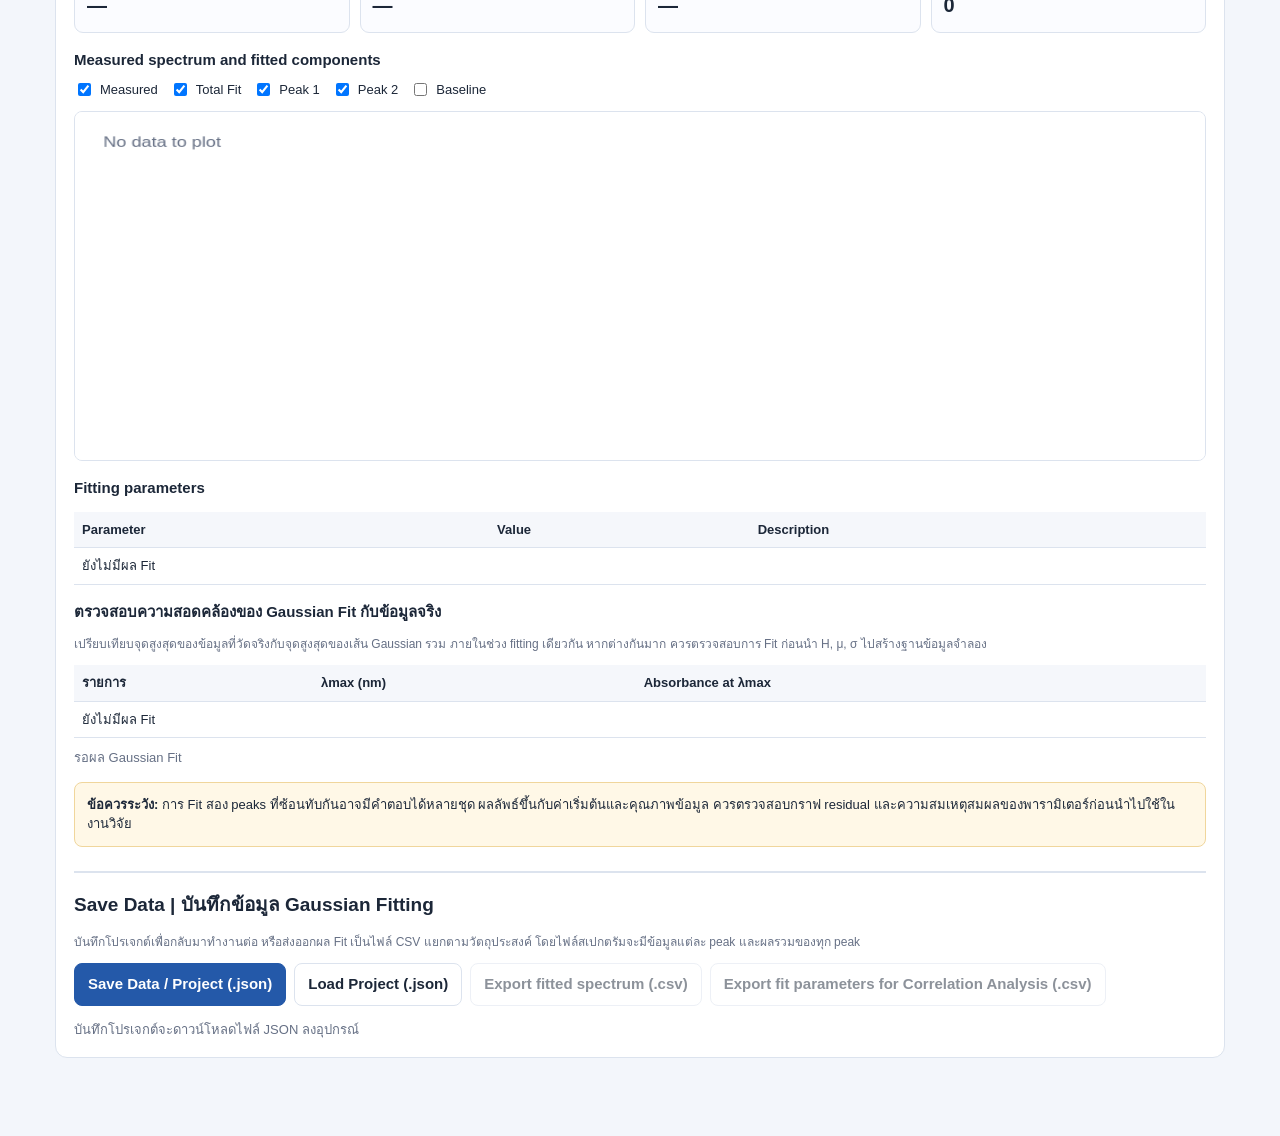
<file: BACKEND_With_Frontend_Export.html>
<!DOCTYPE html>
<html lang="th">
<head>
<meta charset="UTF-8">
<meta name="viewport" content="width=device-width, initial-scale=1">
<title>RGB–UVVis Gaussian Lab v28</title>
<style>
:root{--navy:#17345f;--blue:#2459a9;--bg:#f3f6fb;--line:#dce3ee;--text:#1c2738}
*{box-sizing:border-box}
body{margin:0;background:var(--bg);color:var(--text);font:15px/1.5 -apple-system,BlinkMacSystemFont,"Segoe UI",Arial,sans-serif}
header{background:var(--navy);color:white;padding:22px 5%}
header h1{margin:0;font-size:25px}
header p{margin:4px 0 0;color:#dce8f9}
main{max-width:1200px;margin:22px auto;padding:0 15px 40px}
nav,.actions{display:flex;flex-wrap:wrap;gap:8px;margin-bottom:14px}
section.panel{background:white;border:1px solid var(--line);border-radius:12px;padding:18px;margin-bottom:16px}
h2{font-size:19px;margin:0 0 14px}
h3{font-size:15px;margin:16px 0 8px}
.grid{display:grid;grid-template-columns:repeat(12,minmax(0,1fr));gap:12px}
.field{grid-column:span 3;min-width:0}
.field.half{grid-column:span 6}
.field.full{grid-column:1/-1}
label{display:block;font-weight:650;font-size:13px;margin-bottom:5px}
input,select,textarea,button{font:inherit}
input,select,textarea{width:100%;padding:9px;border:1px solid #c8d2e1;border-radius:8px;background:white;color:var(--text)}
textarea{min-height:155px;resize:vertical;font:13px monospace}
button{cursor:pointer;border:1px solid var(--line);border-radius:8px;padding:9px 13px;background:white;color:var(--text);font-weight:650}
button.primary{background:var(--blue);color:white;border-color:var(--blue)}
button:disabled{opacity:.5;cursor:not-allowed}
#saveFit:not(:disabled){background:#087f5b;color:#fff;border-color:#087f5b;box-shadow:0 0 0 2px #b7f7d8}
#saveToRGB:not(:disabled){background:#b45309;color:#fff;border-color:#b45309;box-shadow:0 0 0 2px #fed7aa}
.fit-settings-grid{display:grid;grid-template-columns:repeat(2,minmax(0,1fr));gap:14px;margin:10px 0 16px;align-items:start}
.settings-card{min-width:0;border:1px solid #cbd5e1;border-radius:11px;padding:14px;background:#f8fafc}
.settings-card h3{margin:0 0 12px;font-size:15px;color:#17345f;padding-bottom:8px;border-bottom:1px solid #dce3ee}
.settings-general{grid-column:1/-1;background:#f3f7ff;border-color:#b7cdf3}
.settings-card .grid{gap:10px}
.settings-card .field{grid-column:span 6}
@media(max-width:760px){.fit-settings-grid{grid-template-columns:1fr}.settings-general{grid-column:auto}}
@media(max-width:430px){.settings-card .field{grid-column:1/-1}}
nav button.active{background:var(--blue);color:white}
.note,.status{color:#667085;font-size:12px}
.status{margin-top:10px;font-size:13px}
.lambda-summary{display:grid;grid-template-columns:repeat(2,minmax(0,1fr));gap:10px;margin-top:12px}
.lambda-card{padding:12px;border:1px solid #b7d4f8;border-radius:9px;background:#eff6ff;min-width:0}
.lambda-card span{display:block;color:#475569;font-size:12px}
.lambda-card strong{display:block;font-size:20px;color:#1d4ed8;overflow-wrap:anywhere}
@media(max-width:430px){.lambda-summary{grid-template-columns:1fr}}
.status.error{color:#b42318}
.status.ok{color:#067647}
.metrics{display:grid;grid-template-columns:repeat(4,minmax(0,1fr));gap:10px;margin:14px 0}
.metric{padding:12px;border:1px solid var(--line);border-radius:9px;background:#fbfcff;min-width:0}
.metric span{display:block;color:#667085;font-size:12px}
.metric strong{display:block;font-size:20px;overflow-wrap:anywhere}
.metric.good{background:#ecfdf3;border-color:#86d7a6;color:#166534}
.metric.good span,.metric.good small{color:#187344!important}
.metric.good strong{color:#166534}
.metric.medium{background:#fefce8;border-color:#facc15;color:#854d0e}
.metric.medium span,.metric.medium small{color:#a16207!important}
.metric.medium strong{color:#854d0e}
.metric.bad{background:#fef2f2;border-color:#fca5a5;color:#991b1b}
.metric.bad span,.metric.bad small{color:#b91c1c!important}
.metric.bad strong{color:#991b1b}
.validation-summary{display:flex;gap:14px;align-items:flex-start;border:2px solid var(--line);border-radius:12px;padding:16px;margin:14px 0;background:#f8fafc}
.validation-summary .summary-level{font-size:24px;font-weight:800;line-height:1.35}
.validation-summary .summary-title{font-weight:750;margin-bottom:4px}
.validation-summary.good{background:#ecfdf3;border-color:#22c55e;color:#166534}
.validation-summary.medium{background:#fefce8;border-color:#eab308;color:#854d0e}
.validation-summary.bad{background:#fef2f2;border-color:#ef4444;color:#991b1b}
.validation-summary.neutral{background:#f8fafc;border-color:var(--line);color:var(--text)}
.validation-summary .summary-detail{font-size:13px;line-height:1.55}
canvas{display:block;width:100%;height:350px;border:1px solid var(--line);border-radius:8px}
.tablewrap{overflow:auto;max-height:360px;margin-top:12px}
table{width:100%;border-collapse:collapse;font-size:13px}
th,td{border-bottom:1px solid var(--line);padding:8px;text-align:left;white-space:nowrap}
th{background:#f5f7fb;position:sticky;top:0}
#equationTable tr.rgb-suitable > td{background:#bbf7d0 !important;color:#14532d !important;font-weight:700 !important}#equationTable tr.rgb-suitable > td:first-child{border-left:8px solid #16a34a !important}#equationTable tr.rgb-suitable{outline:2px solid #22c55e;outline-offset:-2px}

/* Correlation Analysis: visually grouped subsections */
#rgbPanel .analysis-section{border:1px solid #d8e2ef;border-radius:12px;padding:15px 16px 16px;margin:14px 0;background:linear-gradient(180deg,#fbfdff 0%,#ffffff 100%);box-shadow:0 2px 7px rgba(30,64,100,.045)}
#rgbPanel .analysis-section h3{margin:0 0 13px;padding:0 0 9px;border-bottom:2px solid #dce8f6;color:#24466d;font-size:15px;display:flex;align-items:center;gap:8px}
#rgbPanel .analysis-section h3:before{content:"";display:inline-block;width:5px;height:19px;border-radius:4px;background:#4f86c6;flex:0 0 5px}
#rgbPanel .analysis-section .grid{padding:2px 1px}
#simulateSpectraPanel .analysis-section{border:1px solid #d8e2ef;border-radius:12px;padding:15px 16px 16px;margin:14px 0;background:linear-gradient(180deg,#fbfdff 0%,#ffffff 100%);box-shadow:0 2px 7px rgba(30,64,100,.045)}
#simulateSpectraPanel .analysis-section h3{margin:0 0 13px;padding:0 0 9px;border-bottom:2px solid #dce8f6;color:#24466d;font-size:15px;display:flex;align-items:center;gap:8px}
#simulateSpectraPanel .analysis-section h3:before{content:"";display:inline-block;width:5px;height:19px;border-radius:4px;background:#4f86c6;flex:0 0 5px}
#simulateSpectraPanel .analysis-section .grid{padding:2px 1px}
#rgbPanel .analysis-section .metrics{margin-top:12px}
#rgbPanel .analysis-section #correlationPlot{display:block;width:100%;max-width:100%;margin-top:14px;border:1px solid #e1e8f0;border-radius:8px}
#rgbPanel .analysis-section .tablewrap{margin-top:10px}
#rgbPanel .save-footer h2{margin-bottom:12px}
#rgbPanel .calibration-plot-wrap canvas{width:100%;height:380px;border:1px solid #e1e8f0;border-radius:8px}
@media(max-width:760px){#rgbPanel .analysis-section{padding:12px}.calibration-plot-wrap canvas{height:320px}}
 .calibration-layout{display:grid;grid-template-columns:minmax(0,2.2fr) minmax(220px,1fr);gap:14px;align-items:stretch;margin-top:10px}.calibration-plot-wrap{min-width:0}.calibration-plot-wrap canvas{height:350px}.calibration-results{display:flex;flex-direction:column;gap:12px}.calibration-result-card{border:1px solid var(--line);border-radius:10px;padding:16px;background:#fbfcff;min-width:0}.calibration-result-card span{display:block;color:#667085;font-size:12px;margin-bottom:8px}.calibration-result-card strong{display:block;font-size:19px;overflow-wrap:anywhere;line-height:1.5}.calibration-result-card small{display:block;color:#667085;margin-top:8px;font-size:12px;line-height:1.5}@media(max-width:760px){.calibration-layout{grid-template-columns:1fr}.calibration-plot-wrap canvas{height:300px}}
.hidden{display:none!important}
.warning{background:#fff8e7;border:1px solid #f0d69c;border-radius:8px;padding:12px;font-size:13px}
@media(max-width:760px){.field{grid-column:span 6}.field.half{grid-column:1/-1}.metrics{grid-template-columns:repeat(2,minmax(0,1fr))}}
@media(max-width:430px){.field{grid-column:1/-1}}
</style>
</head>
<body>
<header>
<h1>RGB–UVVis Gaussian Lab</h1>
<p>Offline spectral analysis · Gaussian fitting · RGB correlation</p>
</header>
<main>
<nav>
<button class="active" data-tab="fitPanel">1. Gaussian Fitting</button>
<button data-tab="rgbPanel">2. Correlation Analysis</button>
<button data-tab="simulationPanel">3. Data base for Simulation</button>
<button data-tab="simulateSpectraPanel">4. Simulate Spectra</button>
<button data-tab="validateSimulationPanel">5. Simulation Accuracy Validation</button>
<button data-tab="historyPanel">6. History</button>
</nav>


<section id="fitPanel" class="panel">
<h2>1. Substance information | ข้อมูลสาร</h2>
<p class="note">ระบุข้อมูลสารและตัวอย่างที่กำลังนำสเปกตรัมมา Fit ข้อมูลส่วนนี้จะถูกส่งต่อไปยังแท็บ RGB Analysis เมื่อเลือก Transfer parameters to RGB</p>
<div class="grid">
<div class="field"><label for="fitCompoundName">ชื่อสาร (Substance name)</label><input id="fitCompoundName" placeholder="เช่น Methyl orange"></div>
<div class="field"><label for="fitConcentration">ความเข้มข้น (Concentration, Molar)</label><input id="fitConcentration" type="number" step="any" placeholder="เช่น 0.20"></div>
<div class="field"><label for="fitSampleName">Sample name</label><input id="fitSampleName" placeholder="เช่น MO-1"></div>
</div>
<h2 style="margin-top:22px">2. RGB color data | ข้อมูลค่าสี RGB</h2>
<p class="note">กรอกค่า R, G, B ของตัวอย่างเดียวกับสเปกตรัมที่กำลัง Fit (รับค่าตั้งแต่ 0 ขึ้นไป รวมทั้งมากกว่า 255 สำหรับการคำนวณ; ค่าเกิน 255 ไม่ใช่ค่า RGB 8-bit จากกล้องโดยตรง)</p>
<div class="grid">
<div class="field"><label for="fitRed">R (≥ 0, ไม่จำกัดค่าสูงสุด)</label><input id="fitRed" type="number" min="0" step="any" placeholder="R value"></div>
<div class="field"><label for="fitGreen">G (≥ 0, ไม่จำกัดค่าสูงสุด)</label><input id="fitGreen" type="number" min="0" step="any" placeholder="G value"></div>
<div class="field"><label for="fitBlue">B (≥ 0, ไม่จำกัดค่าสูงสุด)</label><input id="fitBlue" type="number" min="0" step="any" placeholder="B value"></div>
</div>
<h2 style="margin-top:22px">3. UV–Vis Data Import | นำเข้าข้อมูล UV–Vis</h2>
<p class="note">ใส่ข้อมูล 2 คอลัมน์ ได้แก่ Wavelength (nm) และ Absorbance โดยวางจาก Excel หรือเปิดไฟล์ CSV</p>
<div class="grid">
<div class="field half">
<label for="csvFile">ไฟล์ข้อมูล CSV / TXT</label>
<input id="csvFile" type="file" accept=".csv,.txt,.tsv">
</div>
<div class="field">
<label for="xColumn">คอลัมน์ Wavelength</label>
<select id="xColumn"><option value="0">Column 1</option></select>
</div>
<div class="field">
<label for="yColumn">คอลัมน์ Absorbance</label>
<select id="yColumn"><option value="1">Column 2</option></select>
</div>
<div class="field full">
<label for="rawData">ข้อมูลสเปกตรัม (CSV, TSV หรือคัดลอกจาก Excel)</label>
<textarea id="rawData" placeholder="Wavelength,Absorbance&#10;350,0.02&#10;352,0.03"></textarea>
</div>
</div>
<div class="actions">
<button id="loadData" class="primary" type="button">Load data</button>
<button id="exampleData" type="button">Load example data</button>
<button id="clearData" type="button">Clear</button>
</div>
<div id="dataStatus" class="status">ยังไม่ได้โหลดข้อมูล</div>
<div id="lambdaMaxSummary" class="lambda-summary" style="display:none" aria-live="polite">
 <div class="lambda-card"><span>λmax (nm) — Wavelength at maximum absorbance</span><strong id="lambdaMaxValue">—</strong></div>
 <div class="lambda-card"><span>Absorbance at λmax</span><strong id="lambdaMaxAbsValue">—</strong></div>
</div>

<h2 style="margin-top:22px">4. Gaussian Fitting Settings | การตั้งค่าการ Fit แบบ Gaussian</h2>
<div class="fit-settings-grid">
  <div class="settings-card settings-general">
    <h3>General settings | การตั้งค่าทั่วไป</h3>
    <div class="grid">
      <div class="field"><label for="peakCount">Number of peaks | จำนวนพีก</label><select id="peakCount"><option value="1">1 peak</option><option value="2" selected>2 peaks</option></select></div>
      <div class="field"><label for="baselineMode">Baseline | เส้นฐาน</label><select id="baselineMode"><option value="zero">Fixed at zero</option><option value="fit" selected>Fit constant baseline</option></select></div>
      <div class="field"><label for="fitMin">Fitting range: minimum λ (nm)</label><input id="fitMin" type="number" step="any" placeholder="Auto: minimum wavelength"></div>
      <div class="field"><label for="fitMax">Fitting range: maximum λ (nm)</label><input id="fitMax" type="number" step="any" placeholder="Auto: maximum wavelength"></div>
      <div class="field"><label for="maxIter">Maximum iterations</label><input id="maxIter" type="number" value="500" min="10" max="2000"></div>
      <div class="field"><label for="minSigma">Minimum σ (nm)</label><input id="minSigma" type="number" value="1" min="0.01" step="0.1"></div>
    </div>
  </div>
  <div class="settings-card peak-settings" id="peak1Settings">
    <h3>Peak 1 settings | การตั้งค่า Peak 1</h3>
    <div class="grid">
      <div class="field"><label for="mu1">Initial μ1 (nm)</label><input id="mu1" type="number" value="417" step="1"></div>
      <div class="field"><label for="sigma1">Initial σ1 (nm)</label><input id="sigma1" type="number" value="17" min="0.1" step="1"></div>
    </div>
  </div>
  <div class="settings-card peak-settings" id="peak2Settings">
    <h3>Peak 2 settings | การตั้งค่า Peak 2</h3>
    <div class="grid">
      <div class="field"><label for="mu2">Initial μ2 (nm)</label><input id="mu2" type="number" value="475" step="1"></div>
      <div class="field"><label for="sigma2">Initial σ2 (nm)</label><input id="sigma2" type="number" value="23" min="0.1" step="1"></div>
    </div>
  </div>
</div>
<div class="actions">
<button id="fitButton" class="primary" type="button">Run Gaussian Fit</button>
<button id="saveFit" type="button" disabled>Save to History</button>
<button id="saveToRGB" type="button" disabled>Transfer parameters to Correlation Analysis</button>
</div>
<div id="fitStatus" class="status">โหลดข้อมูลก่อนเริ่ม Fit</div>
<div class="metrics">
<div class="metric"><span>R²</span><strong id="r2">—</strong></div>
<div class="metric"><span>RMSE</span><strong id="rmse">—</strong></div>
<div class="metric"><span>SSE</span><strong id="sse">—</strong></div>
<div class="metric"><span>Data points</span><strong id="pointCount">0</strong></div>
</div>
<h3>Measured spectrum and fitted components</h3>
<div style="display:flex;flex-wrap:wrap;gap:12px;margin:8px 0 12px;align-items:center">
  <label style="display:flex;align-items:center;gap:6px;margin:0;font-weight:500"><input id="showMeasured" type="checkbox" checked style="width:auto"> Measured</label>
  <label style="display:flex;align-items:center;gap:6px;margin:0;font-weight:500"><input id="showTotalFit" type="checkbox" checked style="width:auto"> Total Fit</label>
  <label style="display:flex;align-items:center;gap:6px;margin:0;font-weight:500"><input id="showPeak1" type="checkbox" checked style="width:auto"> Peak 1</label>
  <label id="showPeak2Label" style="display:flex;align-items:center;gap:6px;margin:0;font-weight:500"><input id="showPeak2" type="checkbox" checked style="width:auto"> Peak 2</label>
  <label style="display:flex;align-items:center;gap:6px;margin:0;font-weight:500"><input id="showBaseline" type="checkbox" style="width:auto"> Baseline</label>
</div>
<canvas id="spectrumPlot" width="1000" height="400"></canvas>
<h3>Fitting parameters</h3>
<div class="tablewrap">
<table><thead><tr><th>Parameter</th><th>Value</th><th>Description</th></tr></thead>
<tbody id="parameterTable"><tr><td colspan="3">ยังไม่มีผล Fit</td></tr></tbody></table>
</div>
<h3>ตรวจสอบความสอดคล้องของ Gaussian Fit กับข้อมูลจริง</h3>
<p class="note">เปรียบเทียบจุดสูงสุดของข้อมูลที่วัดจริงกับจุดสูงสุดของเส้น Gaussian รวม ภายในช่วง fitting เดียวกัน หากต่างกันมาก ควรตรวจสอบการ Fit ก่อนนำ H, μ, σ ไปสร้างฐานข้อมูลจำลอง</p>
<div class="tablewrap"><table><thead><tr><th>รายการ</th><th>λmax (nm)</th><th>Absorbance at λmax</th></tr></thead><tbody id="fitPeakComparison"><tr><td colspan="3">ยังไม่มีผล Fit</td></tr></tbody></table></div>
<div id="fitPeakComparisonStatus" class="status">รอผล Gaussian Fit</div>
<div class="warning" style="margin-top:14px">
<strong>ข้อควรระวัง:</strong> การ Fit สอง peaks ที่ซ้อนทับกันอาจมีคำตอบได้หลายชุด ผลลัพธ์ขึ้นกับค่าเริ่มต้นและคุณภาพข้อมูล ควรตรวจสอบกราฟ residual และความสมเหตุสมผลของพารามิเตอร์ก่อนนำไปใช้ในงานวิจัย
</div>
</div>

<div class="save-footer" style="margin-top:24px;padding-top:18px;border-top:2px solid var(--line)">
<h2>Save Data | บันทึกข้อมูล Gaussian Fitting</h2>
<p class="note">บันทึกโปรเจกต์เพื่อกลับมาทำงานต่อ หรือส่งออกผล Fit เป็นไฟล์ CSV แยกตามวัตถุประสงค์ โดยไฟล์สเปกตรัมจะมีข้อมูลแต่ละ peak และผลรวมของทุก peak</p>
<div class="actions">
<button id="saveProject" class="primary" type="button">Save Data / Project (.json)</button>
<button id="loadProject" type="button">Load Project (.json)</button>
<input id="projectFile" type="file" accept=".json,application/json" class="hidden">
<button id="exportFit" type="button" disabled>Export fitted spectrum (.csv)</button>
<button id="exportFitForRGB" type="button" disabled>Export fit parameters for Correlation Analysis (.csv)</button>
</div>
<div id="projectStatus" class="status" aria-live="polite">บันทึกโปรเจกต์จะดาวน์โหลดไฟล์ JSON ลงอุปกรณ์</div>
</div>
</section>

<section id="rgbPanel" class="panel hidden">
<h2>Correlation Analysis | RGB–Gaussian parameter analysis</h2>
<p class="note">กรอกข้อมูลตัวอย่าง ค่าสี RGB และพารามิเตอร์ Gaussian เพื่อศึกษาความสัมพันธ์เชิงเส้น</p>
<div class="analysis-section"><h3>1. Substance information | ข้อมูลสาร</h3>
<div class="grid">
<div class="field"><label for="compoundName">ชื่อสาร (Substance name)</label><input id="compoundName" placeholder="เช่น Methyl orange"></div>
<div class="field"><label for="concentration">ความเข้มข้น (Concentration, Molar)</label><input id="concentration" type="number" step="any" placeholder="เช่น 0.20"></div>
<div class="field"><label for="sampleName">Sample name</label><input id="sampleName" placeholder="เช่น MO-1"></div>
<div class="field"><label for="rgbLambdaMax">λmax (nm)</label><input id="rgbLambdaMax" type="number" step="any" placeholder="จาก UV–Vis" readonly></div>
<div class="field"><label for="rgbAbsAtLambdaMax">Absorbance at λmax</label><input id="rgbAbsAtLambdaMax" type="number" step="any" placeholder="จาก UV–Vis" readonly></div>
<div class="field"><label for="rgbBaseline">Baseline B</label><input id="rgbBaseline" type="number" step="any" placeholder="จาก Gaussian fit" readonly></div>
</div></div>
<div class="analysis-section"><h3>2. RGB color data | ข้อมูลค่าสี RGB</h3>
<div class="grid">
<div class="field"><label for="red">R (≥ 0, ไม่จำกัดค่าสูงสุด)</label><input id="red" type="number" min="0" step="any" value="120"></div>
<div class="field"><label for="green">G (≥ 0, ไม่จำกัดค่าสูงสุด)</label><input id="green" type="number" min="0" step="any" value="80"></div>
<div class="field"><label for="blue">B (≥ 0, ไม่จำกัดค่าสูงสุด)</label><input id="blue" type="number" min="0" step="any" value="150"></div>
</div></div>
<div class="analysis-section"><h3>3. Gaussian fitting parameters | ข้อมูล Gaussian fit parameter</h3>
<div class="grid">
<div class="field"><label for="rgbH1">H1</label><input id="rgbH1" type="number" step="any"></div>
<div class="field"><label for="rgbMu1">μ1 (nm)</label><input id="rgbMu1" type="number" step="any"></div>
<div class="field"><label for="rgbS1">σ1 (nm)</label><input id="rgbS1" type="number" step="any"></div>
<div class="field"><label for="rgbH2">H2</label><input id="rgbH2" type="number" step="any"></div>
<div class="field"><label for="rgbMu2">μ2 (nm)</label><input id="rgbMu2" type="number" step="any"></div>
<div class="field"><label for="rgbS2">σ2 (nm)</label><input id="rgbS2" type="number" step="any"></div>
</div></div>
<div class="analysis-section">
<div class="actions">
<button id="addRGB" class="primary" type="button">Add sample</button>
<button id="importRGB" type="button">Import RGB CSV</button>
<input id="rgbFile" type="file" accept=".csv,.txt" class="hidden">
<button id="downloadRGBTemplate" type="button">Download CSV template</button>
<button id="clearRGB" type="button">Clear RGB table</button>
</div>
<div id="rgbStatus" class="status">กรอกข้อมูลเพื่อเริ่มวิเคราะห์</div>
<h3>RGB and Gaussian parameter data table</h3>
<div class="tablewrap" id="rgbTable">ยังไม่มีข้อมูล RGB</div>
</div>
<div class="analysis-section"><h3>Correlation settings</h3>
<div class="grid">
<div class="field"><label for="rgbAnalysisSubstance">Substance (analyze separately)</label><select id="rgbAnalysisSubstance"><option value="">เพิ่มข้อมูลสารก่อน</option></select></div>
<div class="field"><label for="rgbX">X variable</label>
<select id="rgbX"><option value="R">R</option><option value="G">G</option><option value="B">B</option><option value="concentration">ความเข้มข้น (Concentration, Molar)</option></select></div>
<div class="field"><label for="rgbY">Y variable</label>
<select id="rgbY"><option value="baseline">Baseline B</option><option value="H1">H1</option><option value="mu1">μ1</option><option value="sigma1">σ1</option><option value="H2">H2</option><option value="mu2">μ2</option><option value="sigma2">σ2</option></select></div>
<div class="field"><label for="rgbModelFamily">Relationship model</label><select id="rgbModelFamily"><option value="auto">Auto — compare using cross-validation</option><option value="linear">Linear</option><option value="quadratic">Quadratic (degree 2)</option><option value="exponential">Exponential</option><option value="logarithmic">Logarithmic</option><option value="power">Power</option></select></div>
<div class="field" style="align-self:end"><button id="runCorrelation" class="primary" type="button">Calculate correlation</button></div>
</div>
<div class="metrics">
<div class="metric"><span>Valid pairs (N)</span><strong id="corrN">0</strong></div>
<div class="metric"><span>Pearson r</span><strong id="pearsonR">—</strong></div>
<div class="metric"><span>R² (selected fit)</span><strong id="corrR2">—</strong></div>
<div class="metric"><span>Slope (linear only)</span><strong id="corrSlope">—</strong></div>
</div>
<canvas id="correlationPlot" width="1000" height="400"></canvas>
<div id="corrModelStatus" class="note" style="margin-top:8px">รอกด Calculate correlation เพื่อเปรียบเทียบสมการ</div>
</div>
<div class="analysis-section"><h3>Correlation equation | สมการความสัมพันธ์</h3><p class="note">กด Calculate correlation หลังเพิ่ม ลบ นำเข้าข้อมูล หรือเปลี่ยนตัวแปร เพื่อคำนวณใหม่จากข้อมูลจริง</p>
<p class="note">เปรียบเทียบ Linear, Quadratic, Exponential, Logarithmic และ Power ด้วย Leave-One-Concentration-Out CV เมื่อจำนวนระดับอิสระและเงื่อนไขข้อมูลเพียงพอ Pearson r แสดงเฉพาะความสัมพันธ์เชิงเส้น ไม่ใช่ตัววัดคุณภาพของสมการโค้ง สีเขียวแสดงความสัมพันธ์ที่มีความแปรผันและผ่านเกณฑ์ CV เทียบกับการทำนายค่าเฉลี่ย; เนื่องจาก Auto ใช้ CV ชุดเดียวกันในการเลือกชนิดโมเดล ผล CV ของโมเดลที่เลือกอาจมีอคติในทางดี ต้องใช้ nested CV หรือชุดทดสอบอิสระเพื่อยืนยันความแม่นยำ</p>
<div class="tablewrap" id="equationTable">ยังไม่มีข้อมูลเพียงพอสำหรับคำนวณสมการ</div>
</div>
<div class="analysis-section"><h3>RGB combined prediction equations | สมการประมาณค่าด้วย RGB ร่วมกัน</h3>
<p class="note">ทดสอบโมเดลที่ใช้ R, G, B ร่วมกัน ได้แก่ Linear, Quadratic, Exponential, Logarithmic และ Power เฉพาะที่จำนวนข้อมูลและเงื่อนไขทางคณิตศาสตร์รองรับ โดยประเมินผลด้วยการกันหนึ่งระดับความเข้มข้นออกจากชุดฝึกทั้งกลุ่ม (LOCO)</p><p class="note" style="color:#9a3412">โมเดลที่ซับซ้อนต้องมีจำนวนความเข้มข้นอิสระมากกว่าโมเดลเส้นตรง การฟิตได้ไม่ใช่หลักฐานว่าทำนายสารตัวอย่างใหม่แม่นยำ เมื่อไม่มีโมเดลผ่านเกณฑ์ให้รายงานข้อจำกัดและใช้ Mean เฉพาะพารามิเตอร์ที่ไม่ได้สร้างสมการ</p>
<div class="tablewrap" id="combinedEquationTable">ยังไม่มีข้อมูลเพียงพอสำหรับคำนวณสมการ</div>
</div>
<div class="analysis-section"><h3>Gaussian parameter summary | ค่าเฉลี่ยและ SD</h3>
<p class="note">คำนวณค่าเฉลี่ย (Mean) และส่วนเบี่ยงเบนมาตรฐาน (SD; sample SD, n−1) สำหรับพารามิเตอร์ที่สมการ RGB ไม่สามารถนำไปใช้ทำนายได้ตามเกณฑ์ตรวจสอบ LOOCV</p>
<div class="tablewrap" id="rgbSummaryTable">ยังไม่มีข้อมูล RGB</div>
</div>
<div class="analysis-section"><h3>Calibration curve of absorbance vs. concentration</h3>
<p class="note">กราฟแสดงความสัมพันธ์ระหว่างความเข้มข้น (Molar) บนแกน x และ Absorbance at λmax บนแกน y โดยใช้ข้อมูลจากตารางด้านบน และประมาณความสัมพันธ์ด้วย linear regression</p>
<div class="calibration-layout">
 <div class="calibration-plot-wrap"><canvas id="calibrationPlot" width="1000" height="420" aria-label="Calibration curve of absorbance versus concentration"></canvas></div>
 <div class="calibration-results">
  <div class="calibration-result-card"><span>Linear regression equation</span><strong id="calibrationEquation">—</strong><small id="calibrationEquationDetail">ต้องมีข้อมูลที่มีความเข้มข้นและ Absorbance at λmax อย่างน้อย 2 จุด</small></div>
  <div class="calibration-result-card"><span>R² (coefficient of determination)</span><strong id="calibrationR2">—</strong><small id="calibrationN">Valid data points: 0</small></div>
 </div>
</div>
</div>

<div class="save-footer" style="margin-top:24px;padding-top:18px;border-top:2px solid var(--line)">
<h2>Save Analysis Results | บันทึกผลการวิเคราะห์</h2>
<p class="note">ส่งออกตารางข้อมูล RGB และ Gaussian parameters เป็น CSV สำหรับ Excel หรือบันทึกโปรเจกต์ทั้งหมดเป็น JSON เพื่อเปิดทำงานต่อภายหลัง</p>
<div class="actions">
<button id="exportRGB" class="primary" type="button">Save Analysis Results (.csv)</button>
<button id="saveRGBProject" type="button">Save Project (.json)</button>
</div>
<div id="rgbExportStatus" class="status" aria-live="polite">ไฟล์ CSV จะรวมตัวอย่างที่อยู่ในตาราง RGB Analysis</div>
</section>

<section id="simulationPanel" class="panel hidden">
<h2>3. Data base for Simulation</h2>
<p class="note">กด Build new database เพื่อสร้างฐานข้อมูลชุดใหม่จากข้อมูลปัจจุบันในแท็บ 2. RGB Analysis โดยจะบันทึกเป็นรายการแยกและเก็บฐานข้อมูลชุดเดิมไว้ สามารถสร้างสะสมหลายเวอร์ชัน ส่งออกข้อมูล หรือ ลบเฉพาะชุดที่ไม่ต้องการได้</p>
<div class="warning"><strong>ข้อจำกัดของข้อมูลปัจจุบัน:</strong> แท็บ RGB Analysis รองรับพารามิเตอร์ได้สูงสุด 2 peaks (H1, μ1, σ1 และ H2, μ2, σ2) ดังนั้นฐานข้อมูลจะแสดงครบทุกพารามิเตอร์ที่มีอยู่ในตารางปัจจุบัน หากต้องการ 3 peaks ขึ้นไป ต้องขยายโครงสร้างข้อมูลในแท็บ 2 เพิ่มเติมก่อน</div>
<div class="actions" style="margin-top:14px">
<button id="refreshSimulationDB" class="primary" type="button">Build new database</button>
<button id="exportSimulationDB" type="button">Export saved databases (.csv)</button>
<button id="exportSimulationDBJSON" type="button">Export for Frontend (.json)</button>
<button id="clearSimulationDB" type="button">Delete all saved databases</button>
</div>
<div id="simulationDBStatus" class="status" aria-live="polite">กด Build new database เพื่อสร้างและบันทึกฐานข้อมูลชุดใหม่</div>
<div id="simulationDBContent"><p>ยังไม่มีฐานข้อมูลที่บันทึกไว้</p></div>
</section>


<section id="simulateSpectraPanel" class="panel hidden">
<h2>4. Simulate Spectra</h2>
<p class="note">จำลองสเปกตรัมจากค่าสี RGB ที่ผู้ใช้กรอก โดยเลือกชุดพารามิเตอร์จากฐานข้อมูลที่สร้างไว้ใน Tab 3 สมการที่ใช้คือ A(λ) = Σ Hᵢ exp[−(λ − μᵢ)²/(2σᵢ²)] และกำหนด baseline = 0</p>
<div class="analysis-section">
 <h3>1. RGB Input and Color Preview | ข้อมูลนำเข้า RGB และตัวอย่างสี</h3>
 <div class="grid">
  <div class="field"><label for="simR">Red (R), ≥ 0 ไม่จำกัดค่าสูงสุด</label><input id="simR" type="number" min="0" step="any" value="128"></div>
  <div class="field"><label for="simG">Green (G), ≥ 0 ไม่จำกัดค่าสูงสุด</label><input id="simG" type="number" min="0" step="any" value="128"></div>
  <div class="field"><label for="simB">Blue (B), ≥ 0 ไม่จำกัดค่าสูงสุด</label><input id="simB" type="number" min="0" step="any" value="128"></div>
  <div class="rgb-preview-card" style="grid-column:1 / -1;width:100%;box-sizing:border-box;display:flex;align-items:center;gap:14px;padding:12px;border:1px solid var(--border,#d0d5dd);border-radius:10px;flex-wrap:wrap;min-width:0">
   <div id="simRGBSwatch" role="img" aria-label="สีตัวอย่างจากค่า RGB" style="width:92px;height:64px;border:1px solid #98a2b3;border-radius:8px;background:rgb(128,128,128);flex-shrink:0"></div>
   <div style="min-width:140px;flex:1"><strong>RGB color preview</strong><div id="simRGBColorValue" style="margin-top:4px">RGB (128, 128, 128) · HEX #808080</div><div class="note" style="margin-top:4px">สีตัวอย่างแสดงได้เฉพาะช่วง 0–255; ค่าอินพุตที่มากกว่า 255 จะถูกใช้คำนวณตามจริง แต่จำกัดเฉพาะสีในช่อง Preview เท่านั้น</div></div>
  </div>
 </div>
</div>
<div class="analysis-section">
 <h3>2. Simulation Setting | การตั้งค่าการจำลอง</h3>
 <div class="grid">
  <div class="field"><label for="simLambdaMin">Wavelength start (nm)</label><input id="simLambdaMin" type="number" step="any" value="350"></div>
  <div class="field"><label for="simLambdaMax">Wavelength end (nm)</label><input id="simLambdaMax" type="number" step="any" value="800"></div>
  <div class="field"><label for="simLambdaStep">Wavelength interval (nm)</label><input id="simLambdaStep" type="number" min="0.01" step="any" value="1"></div>
  <div class="field"><label for="simDatabaseSelect">Parameter for simulation | Model</label><select id="simDatabaseSelect"><option value="">— เลือกฐานข้อมูล —</option></select></div>
 </div>
</div>
<h3>Database parameters used</h3><div id="simParameterInfo"><p>ยังไม่ได้เลือกฐานข้อมูล</p></div>
<div class="actions" style="margin-top:14px"><button id="runSimulation" class="primary" type="button">Simulate spectrum</button><button id="exportSimSpectrum" type="button">Export simulated data (.csv)</button></div>
<div id="simStatus" class="status" aria-live="polite">เลือกฐานข้อมูลจากรายการ แล้วกรอก RGB และช่วงความยาวคลื่น</div>
<h3>Simulated spectrum</h3>
<div class="calibration-layout" style="grid-template-columns:minmax(0,2.2fr) minmax(220px,1fr);align-items:start">
 <div><div class="actions" style="align-items:center">
<label style="display:flex;gap:6px;align-items:center;font-weight:500"><input id="simShowPeak1" type="checkbox" checked style="width:auto"> Peak 1</label>
<label style="display:flex;gap:6px;align-items:center;font-weight:500"><input id="simShowPeak2" type="checkbox" checked style="width:auto"> Peak 2</label>
<label style="display:flex;gap:6px;align-items:center;font-weight:500"><input id="simShowTotal" type="checkbox" checked style="width:auto"> Combined spectrum</label>
</div>
<canvas id="simSpectrumCanvas" width="1000" height="420" aria-label="Simulated absorption spectrum graph"></canvas></div>
 <div id="simulatedSummary" class="calibration-results"><div class="calibration-result-card"><span>λmax (nm)</span><strong id="simLambdaMaxResult">—</strong><small>ตำแหน่งที่ Combined spectrum มีค่า Absorbance สูงสุด</small></div><div class="calibration-result-card"><span>Absorbance at λmax</span><strong id="simAbsAtMaxResult">—</strong><small>ค่าจากสเปกตรัมจำลอง</small></div><div class="calibration-result-card"><span>Concentration (M)</span><strong id="simConcentrationResult">—</strong><small id="simConcentrationEquationResult">คำนวณจากสมการ Calibration curve ในฐานข้อมูล</small></div></div>
</div>
<h3>Simulated data preview</h3><div id="simDataTable" class="tablewrap">ยังไม่มีข้อมูลจำลอง</div>
</section>

<section id="validateSimulationPanel" class="panel hidden">
<h2>5. Simulation Accuracy Validation</h2>
<p class="note">เปรียบเทียบสเปกตรัมที่จำลองจาก Tab 4 กับสเปกตรัมจริงที่นำเข้าเป็น CSV/TXT โดยจะจับคู่ข้อมูลตามช่วงความยาวคลื่นที่ซ้อนทับกัน และ interpolate ค่าจำลองไปยัง wavelength ของข้อมูลจริงก่อนคำนวณสถิติ</p>
<div class="actions" style="margin:12px 0">
 <div style="display:flex;flex-direction:column;align-items:flex-start;gap:7px">
 <button id="useLatestSimulation" class="primary" type="button">Use latest simulation data</button>
 <span id="validationSimInfo" class="note" aria-live="polite">ยังไม่ได้รับข้อมูลจำลองจาก Tab 4</span>
 </div>
</div>
<div class="card" style="border:1px solid var(--border,#d0d5dd);border-radius:10px;padding:14px;margin:12px 0">
 <h3>Upload measured spectrum</h3>
 <p class="note">ไฟล์ควรมีอย่างน้อย 2 คอลัมน์ ได้แก่ wavelength (nm) และ absorbance; ยอมรับ CSV, TXT หรือ TSV</p>
 <div class="grid">
  <div class="field"><label for="validationFile">Measured spectrum file</label><input id="validationFile" type="file" accept=".csv,.txt,.tsv"></div>
  <div class="field"><label for="validationXColumn">Wavelength column</label><select id="validationXColumn" disabled><option value="0">Upload file first</option></select></div>
  <div class="field"><label for="validationYColumn">Absorbance column</label><select id="validationYColumn" disabled><option value="1">Upload file first</option></select></div>
 </div>
 <div id="validationSelectedFilePreview" class="card hidden" style="margin:10px 0;padding:12px;border:1px solid var(--border,#d0d5dd);border-radius:8px">
  <strong>Selected file preview</strong><div id="validationSelectedFileInfo" class="note" style="margin:6px 0"></div>
  <textarea id="validationSelectedFileText" spellcheck="false" aria-label="Editable measured spectrum file content" style="display:block;box-sizing:border-box;width:100%;min-height:240px;max-height:520px;overflow:auto;white-space:pre;tab-size:4;font-family:ui-monospace,SFMono-Regular,Menlo,monospace;background:var(--surface,#f8fafc);padding:10px;border:1px solid var(--border,#d0d5dd);border-radius:6px;font-size:12px;margin:0"></textarea>
  <p class="note" style="margin:8px 0 0">สามารถแก้ไขข้อมูลทุกบรรทัดในช่องนี้ได้ ระบบจะใช้ข้อความที่แก้ไขแล้วเมื่อกด Upload selected file</p>
 </div>
 <div class="actions" style="margin:10px 0"><button id="uploadValidationFile" class="primary" type="button" disabled>Upload selected file</button></div>
 <div id="validationFileStatus" class="status" aria-live="polite">ยังไม่ได้เลือกไฟล์สเปกตรัมจริง</div>
</div>
<div class="actions" style="margin:12px 0">
 <button id="runValidation" class="primary" type="button">Compare spectra and calculate statistics</button>
 <button id="exportValidationCSV" type="button">Export comparison data (.csv)</button>
 <button id="clearValidation" type="button">Clear comparison data</button>
</div>
<div id="validationStatus" class="status" aria-live="polite">รับข้อมูลจำลองจาก Tab 4 และอัปโหลดสเปกตรัมจริงก่อนเริ่มเปรียบเทียบ</div>
<h3>Measured vs simulated spectrum</h3>
<canvas id="validationSpectrumCanvas" width="1000" height="420" aria-label="Measured and simulated spectrum comparison"></canvas>
<h3>Accuracy statistics</h3>
<p class="note">ค่า Maximum absolute error แสดงเป็นกรอบตัวเลขร่วมกับค่าสถิติอื่น โดยค่าความคลาดเคลื่อนยิ่งต่ำยิ่งดี ส่วน R² ยิ่งสูงยิ่งดี</p>
<p class="note">เกณฑ์สีเป็นเกณฑ์เบื้องต้นที่ผู้พัฒนากำหนดสำหรับระบบนี้ ไม่ใช่มาตรฐานสากล: ดีมาก (สีเขียว), ยอมรับได้เบื้องต้น (สีเหลือง), ควรปรับปรุง (สีแดง) โดยคำนวณเปอร์เซ็นต์ความคลาดเคลื่อนเทียบกับช่วง Absorbance ของข้อมูลจริง (Amax − Amin) ยกเว้น R² และจำนวนจุด</p>
<div id="validationMetricCards" class="metrics"><div class="metric"><span>R²</span><strong>—</strong></div><div class="metric"><span>RMSE</span><strong>—</strong></div><div class="metric"><span>MAE</span><strong>—</strong></div><div class="metric"><span>Maximum absolute error</span><strong>—</strong></div><div class="metric"><span>NRMSE</span><strong>—</strong></div><div class="metric"><span>Bias (sim − measured)</span><strong>—</strong></div><div class="metric"><span>Matched points</span><strong>—</strong></div></div>
<div id="validationOverallSummary" class="validation-summary neutral" role="status" aria-live="polite"><div><div class="summary-title">สรุปภาพรวมผลการเปรียบเทียบ</div><div class="summary-level">รอข้อมูล</div></div><div class="summary-detail">อัปโหลดสเปกตรัมจริงและกด Compare spectra and calculate statistics เพื่อประเมินระดับผลการเปรียบเทียบ</div></div>
<h3>Paired data preview</h3><div id="validationDataTable" class="tablewrap">ยังไม่มีข้อมูลเปรียบเทียบ</div>
</section>

<section id="historyPanel" class="panel hidden">
<h2>Fitting history</h2>
<p class="note">ประวัติจะเก็บไว้ใน local storage ของเบราว์เซอร์เครื่องนี้</p>
<div class="actions">
<button id="refreshHistory" type="button">Refresh</button>
<button id="exportHistory" type="button">Export history CSV</button>
<button id="clearHistory" type="button">Clear history</button>
</div>
<div id="historyStatus" class="status"></div>
<div id="historyTable">ยังไม่มีประวัติ</div>
</section>
</main>

<script>
"use strict";
const $=id=>document.getElementById(id);
let spectrum=[],fitResult=null,columnNames=[];
let rgbRows=[];
let correlationCalculated=false;
const HISTORY_KEY="rgb_uvvis_gaussian_history_v2";
const RGB_KEY="rgb_uvvis_rgb_table_v2";
const SIM_DB_KEY="rgb_uvvis_simulation_database_snapshots_v1";

function num(v,d=6){return Number.isFinite(v)?Number(v).toFixed(d):"—"}
function esc(v){return String(v??"").replace(/[&<>"']/g,c=>({"&":"&amp;","<":"&lt;",">":"&gt;",'"':"&quot;","'":"&#39;"}[c]))}
function status(id,msg,type=""){$(id).className="status "+type;$(id).textContent=msg}
function parseCSV(text){
 const lines=text.replace(/^\uFEFF/,"").split(/\r?\n/).filter(s=>s.trim());
 if(!lines.length)throw Error("ไม่พบข้อมูล");
 const delim=[",","\t",";"].sort((a,b)=>lines[0].split(b).length-lines[0].split(a).length)[0];
 const rows=lines.map(line=>{
  const out=[];let cell="",quoted=false;
  for(let i=0;i<line.length;i++){
   const c=line[i];
   if(c==='"'){if(quoted&&line[i+1]==='"'){cell+='"';i++}else quoted=!quoted}
   else if(c===delim&&!quoted){out.push(cell.trim());cell=""}
   else cell+=c;
  }
  out.push(cell.trim());return out;
 });
 const hasHeader=rows[0].filter(v=>v!==""&&Number.isFinite(Number(v))).length<2;
 columnNames=hasHeader?rows[0].map((v,i)=>v||`Column ${i+1}`):rows[0].map((_,i)=>`Column ${i+1}`);
 return {rows:hasHeader?rows.slice(1):rows,hasHeader};
}
function populateColumns(){
 const x=$("xColumn"),y=$("yColumn");x.innerHTML="";y.innerHTML="";
 columnNames.forEach((name,i)=>{
  [x,y].forEach(sel=>{const o=document.createElement("option");o.value=i;o.textContent=`${i+1}: ${name}`;sel.appendChild(o)});
 });
 x.value="0";y.value=String(Math.min(1,columnNames.length-1));
}
function loadSpectrum(){
 try{
  const parsed=parseCSV($("rawData").value);populateColumns();
  const xi=Number($("xColumn").value),yi=Number($("yColumn").value);
  const pts=parsed.rows.map(r=>({x:Number(r[xi]),y:Number(r[yi])}))
   .filter(p=>Number.isFinite(p.x)&&Number.isFinite(p.y)).sort((a,b)=>a.x-b.x);
  if(pts.length<5)throw Error("ต้องมีข้อมูลตัวเลขอย่างน้อย 5 จุด");
  if(new Set(pts.map(p=>p.x)).size<5)throw Error("ต้องมี wavelength ไม่ซ้ำกันอย่างน้อย 5 ค่า");
  spectrum=pts;fitResult=null;
  $("pointCount").textContent=pts.length;
  $("exportFit").disabled=$("exportFitForRGB").disabled=$("saveFit").disabled=$("saveToRGB").disabled=true;
  const maxPoint=pts.reduce((best,p)=>p.y>best.y?p:best,pts[0]);
  $("lambdaMaxValue").textContent=num(maxPoint.x,3);
  $("lambdaMaxAbsValue").textContent=num(maxPoint.y,6);
  $("lambdaMaxSummary").style.display="grid";
  clearFitOutput();drawSpectrum();
  status("dataStatus",`โหลดข้อมูลสำเร็จ ${pts.length} จุด (${pts[0].x}–${pts.at(-1).x} nm)`,"ok");
  status("fitStatus","ข้อมูลพร้อมแล้ว กด Run Gaussian Fit");
 }catch(e){status("dataStatus",e.message,"error")}
}
function clearFitOutput(){
 ["r2","rmse","sse"].forEach(id=>$(id).textContent="—");
 $("parameterTable").innerHTML="<tr><td colspan='3'>ยังไม่มีผล Fit</td></tr>";
 if($("fitPeakComparison"))$("fitPeakComparison").innerHTML="<tr><td colspan='3'>ยังไม่มีผล Fit</td></tr>";
 if($("fitPeakComparisonStatus"))status("fitPeakComparisonStatus","รอผล Gaussian Fit");
}
function model(p,x,n,base){
 let i=base?1:0,y=base?p[0]:0;
 for(let k=0;k<n;k++){const H=p[i++],mu=p[i++],s=p[i++];y+=H*Math.exp(-.5*((x-mu)/s)**2)}
 return y;
}
function sse(p,n,base,data=spectrum){
 return data.reduce((sum,q)=>sum+(q.y-model(p,q.x,n,base))**2,0);
}
function getFitRange(){
 const rawMin=$("fitMin").value.trim(),rawMax=$("fitMax").value.trim();
 const min=rawMin===""?spectrum[0]?.x:Number(rawMin);
 const max=rawMax===""?spectrum.at(-1)?.x:Number(rawMax);
 if(!Number.isFinite(min)||!Number.isFinite(max)||min>=max)throw Error("ช่วง fitting ไม่ถูกต้อง: λ minimum ต้องน้อยกว่า λ maximum");
 const data=spectrum.filter(q=>q.x>=min&&q.x<=max);
 if(data.length<5)throw Error(`ช่วงที่เลือกมีข้อมูลเพียง ${data.length} จุด ต้องมีอย่างน้อย 5 จุด`);
 return {min,max,data};
}
function solve(A,b){
 const n=b.length,M=A.map((r,i)=>r.slice().concat(b[i]));
 for(let k=0;k<n;k++){
  let pivot=k;for(let i=k+1;i<n;i++)if(Math.abs(M[i][k])>Math.abs(M[pivot][k]))pivot=i;
  if(Math.abs(M[pivot][k])<1e-22)return null;
  [M[k],M[pivot]]=[M[pivot],M[k]];
  const d=M[k][k];for(let j=k;j<=n;j++)M[k][j]/=d;
  for(let i=0;i<n;i++)if(i!==k){const f=M[i][k];for(let j=k;j<=n;j++)M[i][j]-=f*M[k][j]}
 }
 return M.map(r=>r[n]);
}
function constrain(p,n,base,xmin,xmax,minS){
 let i=base?1:0;
 if(base)p[0]=Math.max(-1e6,Math.min(1e6,p[0]));
 for(let k=0;k<n;k++){
  p[i]=Math.max(0,Math.min(1e6,p[i]));i++;
  p[i]=Math.max(xmin,Math.min(xmax,p[i]));i++;
  p[i]=Math.max(minS,Math.min((xmax-xmin)*2+minS,Math.abs(p[i])));i++;
 }
 return p;
}
function runFit(){
 if(spectrum.length<5){status("fitStatus","กรุณาโหลดข้อมูลก่อน","error");return}
 let fitRange;
 try{fitRange=getFitRange()}catch(e){status("fitStatus",e.message,"error");return}
 const fitData=fitRange.data;
 const n=Number($("peakCount").value),base=$("baselineMode").value==="fit";
 const xmin=fitData[0].x,xmax=fitData.at(-1).x,range=Math.max(xmax-xmin,1);
 const ys=fitData.map(q=>q.y),low=Math.min(...ys),high=Math.max(...ys);
 const minS=Math.max(Number($("minSigma").value)||1,.01);
 if(!Number.isFinite(minS)||minS<=0||minS>(xmax-xmin)*2){status("fitStatus","ค่า Minimum σ ต้องมากกว่า 0 และไม่ควรเกิน 2 เท่าของช่วง fitting","error");return}
 let p=base?[low]:[];
 const mus=[Number($("mu1").value),Number($("mu2").value)];
 const sigs=[Number($("sigma1").value),Number($("sigma2").value)];
 for(let k=0;k<n;k++){
  const mu=Number.isFinite(mus[k])?mus[k]:xmin+range*(k+1)/(n+1);
  const near=fitData.reduce((a,q)=>Math.abs(q.x-mu)<Math.abs(a.x-mu)?q:a,fitData[0]);
  p.push(Math.max(0,near.y-(base?low:0)),Math.max(xmin,Math.min(xmax,mu)),Math.max(minS,sigs[k]||range/10));
 }
 p=constrain(p,n,base,xmin,xmax,minS);
 let lambda=.001,err=sse(p,n,base,fitData),converged=false,iterations=0;
 const maxIter=Math.max(10,Math.min(2000,Number($("maxIter").value)||500));
 for(let it=0;it<maxIter;it++){
  iterations=it+1;const m=p.length,JtJ=Array.from({length:m},()=>Array(m).fill(0)),Jtr=Array(m).fill(0);
  for(const q of fitData){
   const residual=q.y-model(p,q.x,n,base),jac=[];
   for(let j=0;j<m;j++){
    const step=1e-5*(Math.abs(p[j])+1),a=p.slice(),b=p.slice();
    a[j]+=step;b[j]-=step;
    jac.push((model(a,q.x,n,base)-model(b,q.x,n,base))/(2*step));
   }
   for(let a=0;a<m;a++){Jtr[a]+=jac[a]*residual;for(let b=0;b<m;b++)JtJ[a][b]+=jac[a]*jac[b]}
  }
  const damp=JtJ.map((r,i)=>r.map((v,j)=>i===j?v+lambda*(Math.abs(v)+1e-10):v));
  const delta=solve(damp,Jtr);if(!delta)break;
  const trial=constrain(p.map((v,i)=>v+delta[i]),n,base,xmin,xmax,minS),next=sse(trial,n,base,fitData);
  if(Number.isFinite(next)&&next<err){
   const improvement=err-next;p=trial;err=next;lambda=Math.max(lambda/3,1e-12);
   if(improvement<1e-12*(err+1)||Math.sqrt(delta.reduce((a,v)=>a+v*v,0))<1e-7){converged=true;break}
  }else{lambda=Math.min(lambda*10,1e15);if(lambda>=1e14)break}
 }
 let i=base?1:0;
 const peaks=[];
 for(let k=0;k<n;k++){peaks.push({H:p[i],mu:p[i+1],sigma:p[i+2]});i+=3}
 peaks.sort((a,b)=>a.mu-b.mu);
 const baseline=base?p[0]:0,mean=ys.reduce((a,b)=>a+b,0)/ys.length;
 const sst=ys.reduce((a,y)=>a+(y-mean)**2,0);
 const r2=sst===0?NaN:1-err/sst,rmse=Math.sqrt(err/fitData.length);
 const parameters=[...(base?[baseline]:[]),...peaks.flatMap(a=>[a.H,a.mu,a.sigma])];
 // Compare measured and fitted maxima over the SAME fitting interval.
 const measuredMax=fitData.reduce((best,q)=>q.y>best.y?q:best,fitData[0]);
 const fitSpan=fitRange.max-fitRange.min;
 const fineStep=Math.min(0.05,Math.max(fitSpan/200000,0.001));
 let fitMaxPoint={x:fitRange.min,y:model(parameters,fitRange.min,n,base)};
 for(let x=fitRange.min;x<=fitRange.max+fineStep*1e-8;x+=fineStep){
  const xx=Math.min(x,fitRange.max),y=model(parameters,xx,n,base);
  if(y>fitMaxPoint.y)fitMaxPoint={x:xx,y};
 }
 const maxAbsDifference=fitMaxPoint.y-measuredMax.y;
 const maxAbsDifferencePct=Math.abs(measuredMax.y)>1e-12?maxAbsDifference/Math.abs(measuredMax.y)*100:NaN;
 // Store fitted points only within the selected fitting interval.
 fitResult={peaks,baseline,base,n,r2,rmse,sse:err,iterations,converged,
  fitMin:fitRange.min,fitMax:fitRange.max,fitPointCount:fitData.length,
  measuredLambdaMax:measuredMax.x,measuredAbsAtMax:measuredMax.y,
  fitLambdaMax:fitMaxPoint.x,fitAbsAtMax:fitMaxPoint.y,
  maxAbsDifference,maxAbsDifferencePct,
  fitted:fitData.map(q=>({x:q.x,y:q.y,fit:model(parameters,q.x,n,base)})),
  date:new Date().toLocaleString()};
 renderFit();
}
function renderFit(){
 const r=fitResult;
 $("r2").textContent=num(r.r2);$("rmse").textContent=num(r.rmse,7);$("sse").textContent=num(r.sse,8);
 $("pointCount").textContent=r.fitted.length;
 const rows=[["Baseline B",r.baseline,"Constant baseline"]];
 r.peaks.forEach((p,i)=>{
  rows.push([`Peak ${i+1} H`,p.H,"Peak height above baseline"]);
  rows.push([`Peak ${i+1} μ`,p.mu,"Peak position (nm)"]);
  rows.push([`Peak ${i+1} σ`,p.sigma,"Gaussian standard deviation (nm)"]);
  rows.push([`Peak ${i+1} FWHM`,2*Math.sqrt(2*Math.log(2))*p.sigma,"Full width at half maximum (nm)"]);
 });
 $("parameterTable").innerHTML=rows.map(r=>`<tr><td>${esc(r[0])}</td><td>${num(r[1],8)}</td><td>${esc(r[2])}</td></tr>`).join("");
 $("fitPeakComparison").innerHTML=`<tr><td>Measured maximum (within fit range)</td><td>${num(r.measuredLambdaMax,4)}</td><td>${num(r.measuredAbsAtMax,8)}</td></tr><tr><td>Gaussian total-fit maximum</td><td>${num(r.fitLambdaMax,4)}</td><td>${num(r.fitAbsAtMax,8)}</td></tr><tr><td>Difference (fit − measured)</td><td>${num(r.fitLambdaMax-r.measuredLambdaMax,4)}</td><td>${num(r.maxAbsDifference,8)}${Number.isFinite(r.maxAbsDifferencePct)?` (${num(r.maxAbsDifferencePct,3)}% of measured maximum)`:""}</td></tr>`;
 const pct=Math.abs(r.maxAbsDifferencePct);
 status("fitPeakComparisonStatus",Number.isFinite(pct)&&pct>10?"จุดสูงสุดของ Gaussian Fit ต่างจากข้อมูลจริงมากกว่า 10% ภายในช่วง fitting นี้ ควรตรวจกราฟและ residual ก่อนนำไปจำลอง":"เปรียบเทียบจุดสูงสุดของ Gaussian Fit กับข้อมูลจริงแล้ว; ตรวจค่า ΔAbsorbance และกราฟประกอบ",Number.isFinite(pct)&&pct>10?"error":"ok");
 $("exportFit").disabled=$("exportFitForRGB").disabled=$("saveFit").disabled=$("saveToRGB").disabled=false;
 status("fitStatus",`Fit เสร็จในช่วง ${num(r.fitMin,2)}–${num(r.fitMax,2)} nm (${r.fitPointCount} จุด) · ${r.iterations} iterations · ${r.converged?"Convergence criterion reached":"ควรตรวจสอบค่าเริ่มต้นและกราฟ"}`,r.converged?"ok":"");
 drawSpectrum();
}
function drawChart(canvas,points,fitPoints=null,xLabel="Wavelength (nm)",yLabel="Absorbance",options={}){
 const ctx=canvas.getContext("2d"),w=canvas.width,h=canvas.height;
 ctx.clearRect(0,0,w,h);ctx.fillStyle="#fff";ctx.fillRect(0,0,w,h);
 const measured=options.showMeasured===false?[]:points;
 const series=(options.series||[]).filter(s=>s.points&&s.points.length);
 if(fitPoints&&options.showTotalFit!==false)series.unshift({name:"Total Fit",color:"#d94841",points:fitPoints,width:2.5});
 const visiblePoints=[...measured,...series.flatMap(s=>s.points)];
 if(!visiblePoints.length){ctx.fillStyle="#667085";ctx.font="16px sans-serif";ctx.fillText("No data to plot",25,40);return}
 let xmin=Math.min(...visiblePoints.map(p=>p.x)),xmax=Math.max(...visiblePoints.map(p=>p.x));
 if(xmin===xmax){xmin-=1;xmax+=1}
 let ymin=Math.min(...visiblePoints.map(p=>p.y)),ymax=Math.max(...visiblePoints.map(p=>p.y));
 if(ymin===ymax){ymin-=1;ymax+=1}const pad=(ymax-ymin)*.1;ymin-=pad;ymax+=pad;
 const L=75,R=25,T=25,B=58,pw=w-L-R,ph=h-T-B;
 const X=x=>L+(x-xmin)/(xmax-xmin)*pw,Y=y=>T+(ymax-y)/(ymax-ymin)*ph;
 ctx.strokeStyle="#e4e9f0";ctx.font="12px sans-serif";ctx.fillStyle="#475467";
 for(let i=0;i<=5;i++){
  const yy=T+ph*i/5;ctx.beginPath();ctx.moveTo(L,yy);ctx.lineTo(w-R,yy);ctx.stroke();
  ctx.textAlign="right";ctx.fillText((ymax-(ymax-ymin)*i/5).toFixed(3),L-9,yy+4);
  const xx=L+pw*i/5;ctx.beginPath();ctx.moveTo(xx,T);ctx.lineTo(xx,T+ph);ctx.stroke();
  ctx.textAlign="center";ctx.fillText((xmin+(xmax-xmin)*i/5).toFixed(1),xx,T+ph+20);
 }
 ctx.strokeStyle="#667085";ctx.beginPath();ctx.moveTo(L,T);ctx.lineTo(L,T+ph);ctx.lineTo(w-R,T+ph);ctx.stroke();
 ctx.fillStyle="#172033";ctx.font="14px sans-serif";ctx.textAlign="center";ctx.fillText(xLabel,L+pw/2,h-12);
 ctx.save();ctx.translate(18,T+ph/2);ctx.rotate(-Math.PI/2);ctx.fillText(yLabel,0,0);ctx.restore();
 // Draw measured spectrum as a connected line plus points when requested; this makes the four main spectra visible together.
 if(measured.length){
  if(options.measuredAsLine){
   const arr=measured.slice().sort((a,b)=>a.x-b.x);ctx.save();ctx.strokeStyle="#2865bd";ctx.lineWidth=2;ctx.beginPath();
   arr.forEach((p,i)=>{if(!i)ctx.moveTo(X(p.x),Y(p.y));else ctx.lineTo(X(p.x),Y(p.y))});ctx.stroke();ctx.restore();
  }
  ctx.fillStyle="#2865bd";measured.forEach(p=>{ctx.beginPath();ctx.arc(X(p.x),Y(p.y),options.pointRadius||(options.measuredAsLine?2:3),0,2*Math.PI);ctx.fill()})
 }
 series.forEach(s=>{
  const arr=s.points.slice().sort((a,b)=>a.x-b.x);if(!arr.length)return;
  ctx.save();ctx.strokeStyle=s.color;ctx.lineWidth=s.width||(s.name==="Total Fit"?3:2);ctx.setLineDash(s.dash||[]);ctx.beginPath();
  arr.forEach((p,i)=>{if(!i)ctx.moveTo(X(p.x),Y(p.y));else ctx.lineTo(X(p.x),Y(p.y))});ctx.stroke();ctx.restore();
 });
 const legend=[];if(measured.length)legend.push({name:"Measured",color:"#2865bd",point:!options.measuredAsLine});
 series.forEach(s=>legend.push({name:s.name,color:s.color,dash:s.dash}));
 ctx.font="12px sans-serif";ctx.textAlign="left";
 let lx=L+8,ly=T+15;
 legend.forEach(item=>{
  if(lx> w-145){lx=L+8;ly+=17}
  ctx.strokeStyle=item.color;ctx.fillStyle=item.color;ctx.lineWidth=2;
  if(item.point){ctx.beginPath();ctx.arc(lx+3,ly-4,3,0,2*Math.PI);ctx.fill()}
  else{ctx.save();ctx.setLineDash(item.dash||[]);ctx.beginPath();ctx.moveTo(lx,ly-4);ctx.lineTo(lx+15,ly-4);ctx.stroke();ctx.restore()}
  ctx.fillStyle=item.color;ctx.fillText(item.name,lx+(item.point?10:20),ly);lx+= (item.point?10:20)+ctx.measureText(item.name).width+18;
 });
}
function drawSpectrum(){
 const hasFit=!!fitResult;
 const series=[];
 if(hasFit){
  const xValues=fitResult.fitted.map(p=>p.x);
  const palette=["#16a085","#8e44ad","#d68910","#2874a6","#c0392b","#7d3c98"];
  (fitResult.peaks||[]).forEach((p,i)=>{
   const checkboxId=i===0?"showPeak1":i===1?"showPeak2":null;
   const show=checkboxId?$(checkboxId).checked:true;
   if(show)series.push({name:`Peak ${i+1}`,color:palette[i%palette.length],points:xValues.map(x=>({x,y:p.H*Math.exp(-0.5*Math.pow((x-p.mu)/p.sigma,2))}))});
  });
  if($("showBaseline").checked&&fitResult.base){
   series.push({name:"Baseline",color:"#667085",dash:[6,4],points:xValues.map(x=>({x,y:fitResult.baseline}))});
  }
 }
 const totalFit=hasFit&&$("showTotalFit").checked?fitResult.fitted.map(p=>({x:p.x,y:p.fit})):null;
 drawChart($("spectrumPlot"),spectrum,totalFit,"Wavelength (nm)","Absorbance",{
  showMeasured:$ ("showMeasured").checked,
  showTotalFit:$ ("showTotalFit").checked,
  measuredAsLine:true,
  series
 });
}
function downloadCSV(filename,lines){
 try{
  const blob=new Blob(["\uFEFF"+lines.join("\r\n")],{type:"text/csv;charset=utf-8"});
  const url=URL.createObjectURL(blob),a=document.createElement("a");
  a.href=url;a.download=filename;a.style.display="none";document.body.appendChild(a);
  a.click();a.remove();setTimeout(()=>URL.revokeObjectURL(url),1500);
  return true;
 }catch(err){
  console.error("CSV export failed",err);
  alert("ส่งออก CSV ไม่สำเร็จ: "+(err&&err.message?err.message:"Unknown error"));
  return false;
 }
}
function downloadCanvasPNG(canvas,filename){
 return new Promise((resolve,reject)=>{
  try{
   canvas.toBlob(blob=>{
    if(!blob){reject(new Error("ไม่สามารถสร้างไฟล์กราฟ PNG ได้"));return}
    const url=URL.createObjectURL(blob),a=document.createElement("a");
    a.href=url;a.download=filename;a.style.display="none";document.body.appendChild(a);a.click();a.remove();
    setTimeout(()=>URL.revokeObjectURL(url),2000);resolve(true);
   },"image/png");
  }catch(err){reject(err)}
 });
}
function makeExportSpectrumChart(){
 const canvas=document.createElement("canvas");canvas.width=1600;canvas.height=700;
 const peaks=fitResult.peaks||[],xValues=fitResult.fitted.map(p=>p.x);
 const palette=["#16a085","#8e44ad","#d68910","#2874a6"];
 const series=peaks.map((p,i)=>({name:`Peak ${i+1}`,color:palette[i%palette.length],points:xValues.map(x=>({x,y:p.H*Math.exp(-0.5*Math.pow((x-p.mu)/p.sigma,2))}))}));
 drawChart(canvas,spectrum,fitResult.fitted.map(p=>({x:p.x,y:p.fit})),"Wavelength (nm)","Absorbance",{showMeasured:true,showTotalFit:true,measuredAsLine:true,series});
 return canvas;
}
async function exportFittedCSV(){
 if(!fitResult){status("fitStatus","กรุณา Run Gaussian Fit ก่อนส่งออกสเปกตรัม","error");return}
 try{
  const peaks=fitResult.peaks||[];
  const headers=["Wavelength_nm","Measured_Absorbance",...peaks.map((p,i)=>`Peak_${i+1}_Contribution`),"Total_Peaks_Contribution","Baseline_Contribution","Total_Fitted_Absorbance","Residual","Residual_Squared"];
  const lines=[headers.join(",")];
  fitResult.fitted.forEach(p=>{
   const contributions=peaks.map(pk=>pk.H*Math.exp(-0.5*Math.pow((p.x-pk.mu)/pk.sigma,2)));
   const peakSum=contributions.reduce((a,v)=>a+v,0);
   const baseline=fitResult.base?fitResult.baseline:0;
   const residual=p.y-p.fit;
   lines.push([p.x,p.y,...contributions,peakSum,baseline,p.fit,residual,residual*residual].map(v=>csvCell(v)).join(","));
  });
  if(!downloadCSV("Gaussian_Fit_Results.csv",lines))return;
  try{
   const chart=makeExportSpectrumChart();
   await downloadCanvasPNG(chart,"Gaussian_Fit_Spectrum.png");
   status("fitStatus",`ส่งออกสำเร็จ 2 ไฟล์: CSV ข้อมูล ${fitResult.fitted.length} จุด และ PNG กราฟสเปกตรัม (Measured, ${peaks.length} peak${peaks.length===1?"":"s"}, Total Fit)`,"ok");
  }catch(graphErr){
   status("fitStatus",`ส่งออก CSV สำเร็จ แต่ส่งออกกราฟ PNG ไม่สำเร็จ: ${graphErr.message}`,"error");
  }
 }catch(err){console.error(err);status("fitStatus","ส่งออกสเปกตรัมไม่สำเร็จ: "+err.message,"error")}
}
function exportFitParametersForRGB(){
 try{
  if(!fitResult||!Array.isArray(fitResult.peaks)||!fitResult.peaks.length){status("fitStatus","กรุณา Run Gaussian Fit ก่อนส่งออกพารามิเตอร์","error");return}
  const rgbIds=["fitRed","fitGreen","fitBlue"];
  const rgb=rgbIds.map(id=>$(id).value.trim());
  if(rgb.some(v=>v===""||!Number.isFinite(Number(v))||Number(v)<0)){
   status("fitStatus","กรุณากรอกค่า R, G และ B ให้ครบ โดยแต่ละค่าต้องเป็นตัวเลขตั้งแต่ 0 ขึ้นไป","error");return;
  }
  const peaks=fitResult.peaks;
  const row={
   compound:$("fitCompoundName").value.trim(),
   concentration:$("fitConcentration").value.trim(),
   id:$("fitSampleName").value.trim()||"GaussianFit-1",
   R:Number(rgb[0]),G:Number(rgb[1]),B:Number(rgb[2]),
   lambdaMax:$('lambdaMaxValue').textContent==='—'?'':Number($('lambdaMaxValue').textContent),
   absorbanceAtLambdaMax:$('lambdaMaxAbsValue').textContent==='—'?'':Number($('lambdaMaxAbsValue').textContent),
   baseline:fitResult.baseline,
   H1:peaks[0]?.H??"",mu1:peaks[0]?.mu??"",sigma1:peaks[0]?.sigma??"",
   H2:peaks[1]?.H??"",mu2:peaks[1]?.mu??"",sigma2:peaks[1]?.sigma??""
  };
  const headers=["compound","concentration","id","R","G","B","lambdaMax_nm","absorbance_at_lambda_max","fit_lambdaMax_nm","fit_absorbance_at_lambda_max","fit_max_abs_difference","fit_max_abs_difference_percent","baseline","H1","mu1","sigma1","H2","mu2","sigma2"];
  row.fit_lambdaMax_nm=fitResult.fitLambdaMax;row.fit_absorbance_at_lambda_max=fitResult.fitAbsAtMax;row.fit_max_abs_difference=fitResult.maxAbsDifference;row.fit_max_abs_difference_percent=fitResult.maxAbsDifferencePct;
  const ok=downloadCSV("Gaussian_Fit_for_Correlation_Analysis.csv",[headers.join(","),headers.map(k=>csvCell(row[k])).join(",")]);
  if(ok)status("fitStatus","ส่งออก CSV สำเร็จ พร้อม Import RGB CSV ในแท็บ 2 ได้แล้ว","ok");
 }catch(err){console.error("Export fit parameters for RGB failed",err);status("fitStatus","ส่งออกพารามิเตอร์ไม่สำเร็จ: "+(err&&err.message?err.message:"Unknown error"),"error")}
}
function readHistory(){try{return JSON.parse(localStorage.getItem(HISTORY_KEY)||"[]")}catch(e){return []}}
function renderHistory(){
 const a=readHistory();
 if(!a.length){$("historyTable").innerHTML="<p>ยังไม่มีประวัติ</p>";return}
 $("historyTable").innerHTML=`<div class="tablewrap"><table><thead><tr><th>Date</th><th>Peaks</th><th>N</th><th>R²</th><th>RMSE</th><th>Delete</th></tr></thead><tbody>${a.map((r,i)=>`<tr><td>${esc(r.date)}</td><td>${r.peaks}</td><td>${r.n}</td><td>${num(r.r2,5)}</td><td>${num(r.rmse,6)}</td><td><button data-hdel="${i}">Delete</button></td></tr>`).join("")}</tbody></table></div>`;
 $("historyTable").querySelectorAll("[data-hdel]").forEach(b=>b.addEventListener("click",()=>{
  const rows=readHistory();rows.splice(Number(b.dataset.hdel),1);localStorage.setItem(HISTORY_KEY,JSON.stringify(rows));renderHistory();
 }));
}
function saveHistory(){
 if(!fitResult)return;
 try{
  const a=readHistory();a.unshift({date:fitResult.date,n:fitResult.fitted.length,peaks:fitResult.n,baseline:fitResult.baseline,r2:fitResult.r2,rmse:fitResult.rmse,sse:fitResult.sse,params:fitResult.peaks});
  localStorage.setItem(HISTORY_KEY,JSON.stringify(a.slice(0,100)));renderHistory();status("fitStatus","บันทึกประวัติแล้ว","ok");
 }catch(e){status("fitStatus","บันทึกประวัติไม่ได้ในเบราว์เซอร์นี้","error")}
}
function exportHistory(){
 const a=readHistory();if(!a.length){alert("ยังไม่มีประวัติ");return}
 const lines=["Date,Peaks,N,Baseline,R2,RMSE,SSE,H1,mu1,sigma1,H2,mu2,sigma2"];
 a.forEach(r=>{const p=r.params||[],p1=p[0]||{},p2=p[1]||{};lines.push([r.date,r.peaks,r.n,r.baseline,r.r2,r.rmse,r.sse,p1.H??"",p1.mu??"",p1.sigma??"",p2.H??"",p2.mu??"",p2.sigma??""].join(","))});
 downloadCSV("Gaussian_Fit_History.csv",lines);
}
function analysisRows(){
 const chosen=$("rgbAnalysisSubstance")?.value;
 return rgbRows.filter(r=>(String(r.compound||"").trim()||"(ไม่ระบุชื่อสาร)")===chosen);
}
function renderCalibrationCurve(){
 const canvas=$("calibrationPlot");
 if(!canvas)return;
 const q=regression(analysisRows(),"concentration","absorbanceAtLambdaMax");
 $("calibrationN").textContent=`Valid data points: ${q.n}`;
 if(q.n<2||!Number.isFinite(q.slope)||!Number.isFinite(q.intercept)){
  drawChart(canvas,[],null,"Concentration (Molar)","Absorbance at λmax");
  $("calibrationEquation").textContent="—";
  $("calibrationR2").textContent="—";
  $("calibrationEquationDetail").textContent="ต้องมีข้อมูลที่มีความเข้มข้นและ Absorbance at λmax อย่างน้อย 2 จุด และความเข้มข้นต้องไม่เท่ากันทั้งหมด";
  return;
 }
 const xs=q.pairs.map(p=>p.x),xmin=Math.min(...xs),xmax=Math.max(...xs);
 const linePoints=xmin===xmax?[]:[{x:xmin,y:q.slope*xmin+q.intercept},{x:xmax,y:q.slope*xmax+q.intercept}];
 drawChart(canvas,q.pairs,linePoints,"Concentration (Molar)","Absorbance at λmax",{pointRadius:7,series:[{name:"Linear fit",color:"#dc2626",points:linePoints,width:2.5}]});
 const fmt=(v)=>Number.isFinite(v)?(Math.abs(v)<1e-10?"0":Number(v.toPrecision(6)).toString()):"—";
 const sign=q.intercept<0?" − "+fmt(Math.abs(q.intercept)):" + "+fmt(q.intercept);
 $("calibrationEquation").textContent=`A = ${fmt(q.slope)}C${sign}`;
 $("calibrationR2").textContent=Number.isFinite(q.r2)?q.r2.toFixed(5):"—";
 $("calibrationEquationDetail").textContent="Amax = Absorbance at λmax จากข้อมูล UV–Vis ที่วัดจริง; C = concentration (Molar). ใช้เฉพาะข้อมูลตัวเลข และควรใช้ λmax/วิธี baseline เดียวกันทุกตัวอย่าง";
}
function correlationPlaceholder(message="กรุณากด Calculate correlation เพื่อคำนวณและแสดงผล"){
 correlationCalculated=false;
 $("corrN").textContent="0";$("pearsonR").textContent="—";$("corrR2").textContent="—";$("corrSlope").textContent="—";
 if($("corrModelStatus"))$("corrModelStatus").textContent=message;
 drawChart($("correlationPlot"),[]);
 $("equationTable").innerHTML=`<p>${message}</p>`;
 $("combinedEquationTable").innerHTML=`<p>${message}</p>`;
 $("rgbSummaryTable").innerHTML=`<p>${message}</p>`;
 drawChart($("calibrationPlot"),[],null,"Concentration (Molar)","Absorbance at λmax");
 $("calibrationEquation").textContent="—";$("calibrationR2").textContent="—";$("calibrationN").textContent="Valid data points: 0";
 $("calibrationEquationDetail").textContent=message;
}
function renderRGB(){
 const substanceSelect=$("rgbAnalysisSubstance"),previous=substanceSelect?.value||"";
 if(substanceSelect){
  const substances=[...new Set(rgbRows.map(r=>String(r.compound||"").trim()||"(ไม่ระบุชื่อสาร)"))];
  substanceSelect.innerHTML=substances.length?substances.map(s=>'<option value="'+esc(s)+'">'+esc(s)+'</option>').join(""):'<option value="">ยังไม่มีข้อมูลสาร</option>';
  substanceSelect.value=substances.includes(previous)?previous:(substances[0]||"");
  substanceSelect.disabled=!substances.length;
 }
 if(!rgbRows.length){$("rgbTable").innerHTML="<p>ยังไม่มีข้อมูล RGB</p>";}
 else {
  const keys=["compound","concentration","id","R","G","B","lambdaMax","absorbanceAtLambdaMax","baseline","H1","mu1","sigma1","H2","mu2","sigma2"];
  const labels=["Substance","ความเข้มข้น (Molar)","Sample","R","G","B","λmax (nm)","Absorbance at λmax","Baseline B","H1","μ1","σ1","H2","μ2","σ2"];
  $("rgbTable").innerHTML=`<table><thead><tr>${labels.map(v=>`<th>${v}</th>`).join("")}<th>Delete</th></tr></thead><tbody>${rgbRows.map((r,i)=>`<tr>${keys.map(k=>`<td>${esc(r[k]??"")}</td>`).join("")}<td><button data-rdel="${i}">Delete</button></td></tr>`).join("")}</tbody></table>`;
  $("rgbTable").querySelectorAll("[data-rdel]").forEach(b=>b.addEventListener("click",()=>{rgbRows.splice(Number(b.dataset.rdel),1);saveRGB();correlationPlaceholder();renderRGB();status("rgbStatus","ลบข้อมูลแล้ว กรุณากด Calculate correlation เพื่อคำนวณผลใหม่","ok")}));
 }
 if(!correlationCalculated)correlationPlaceholder();
}
function renderRGBSummary(){
 const params=["baseline","H1","mu1","sigma1","H2","mu2","sigma2"],plabels={baseline:"Baseline B",H1:"H1",mu1:"μ1 (nm)",sigma1:"σ1 (nm)",H2:"H2",mu2:"μ2 (nm)",sigma2:"σ2 (nm)"};
 const rows=analysisRows(),selectedForMultiple=getRGBSuitableParameters(rows);
 const summaryParams=params.filter(k=>!selectedForMultiple.has(k));
 $("rgbSummaryTable").innerHTML=summaryParams.length?`<table><thead><tr><th>Parameter</th><th>Valid n</th><th>Mean</th><th>SD</th></tr></thead><tbody>${summaryParams.map(k=>{const a=rows.map(r=>r[k]===""||r[k]==null?NaN:Number(r[k])).filter(Number.isFinite),mean=a.length?a.reduce((x,y)=>x+y,0)/a.length:NaN,sd=a.length>1?Math.sqrt(a.reduce((x,y)=>x+(y-mean)**2,0)/(a.length-1)):NaN;return `<tr><td>${plabels[k]}</td><td>${a.length}</td><td>${num(mean)}</td><td>${num(sd)}</td></tr>`}).join("")}</tbody></table>`:`<p>พารามิเตอร์ทั้งหมดของสารนี้มีโมเดล Regression จึงไม่มีพารามิเตอร์เหลือสำหรับสรุป Mean และ SD</p>`;
}
function regression(rows,xk,yk){
 const pairs=rows.map(r=>({x:r[xk]===""||r[xk]==null?NaN:Number(r[xk]),y:r[yk]===""||r[yk]==null?NaN:Number(r[yk])})).filter(p=>Number.isFinite(p.x)&&Number.isFinite(p.y));
 if(pairs.length<2)return {n:pairs.length,pairs,r:NaN,r2:NaN,slope:NaN,intercept:NaN};
 const mx=pairs.reduce((s,p)=>s+p.x,0)/pairs.length,my=pairs.reduce((s,p)=>s+p.y,0)/pairs.length;
 const sxx=pairs.reduce((s,p)=>s+(p.x-mx)**2,0),syy=pairs.reduce((s,p)=>s+(p.y-my)**2,0),sxy=pairs.reduce((s,p)=>s+(p.x-mx)*(p.y-my),0);
 const r=sxx>0&&syy>0?sxy/Math.sqrt(sxx*syy):NaN,slope=sxx>0?sxy/sxx:NaN,intercept=my-slope*mx;
 return {n:pairs.length,pairs,r,r2:Number.isFinite(r)?r*r:NaN,slope,intercept};
}
// Nonlinear candidates are fitted to actual observed pairs only. No experimental
// data are synthesized; the only generated values are fitted curve predictions.
const SINGLE_MODEL_FAMILIES=["linear","quadratic","exponential","logarithmic","power"];
const FAMILY_LABELS={linear:"Linear",quadratic:"Quadratic",exponential:"Exponential",logarithmic:"Logarithmic",power:"Power"};
function independentPairs(rows,xk,yk){
 const groups=new Map();
 rows.forEach((r,i)=>{
  const x=r[xk]===""||r[xk]==null?NaN:Number(r[xk]),y=r[yk]===""||r[yk]==null?NaN:Number(r[yk]);
  if(!Number.isFinite(x)||!Number.isFinite(y))return;
  const conc=r.concentration===""||r.concentration==null?NaN:Number(r.concentration);
  const key=Number.isFinite(conc)?(String(r.compound||"")+"|"+String(conc)):"row-"+i;
  if(!groups.has(key))groups.set(key,[]);
  groups.get(key).push({x,y});
 });
 return [...groups.values()].map(a=>({x:a.reduce((s,p)=>s+p.x,0)/a.length,y:a.reduce((s,p)=>s+p.y,0)/a.length}));
}
function singleFeature(x,type){
 if(!Number.isFinite(x))return null;
 if(type==="linear"||type==="exponential")return [x];
 if(type==="quadratic")return [x,x*x];
 if(type==="logarithmic"||type==="power")return x>0?[Math.log(x)]:null;
 return null;
}
function fitSingleFamily(pairs,type){
 // One held-out concentration must still leave enough training levels for
 // fitting: five independent levels permit quadratic LOCO (4 fit + 1 test).
 const p=type==="quadratic"?3:2,minN=type==="quadratic"?4:3;
 if(!SINGLE_MODEL_FAMILIES.includes(type)||pairs.length<minN)return null;
 const features=pairs.map(row=>singleFeature(row.x,type));
 if(features.some(f=>!f||f.some(v=>!Number.isFinite(v))))return null;
 if((type==="exponential"||type==="power")&&pairs.some(v=>v.y<=0))return null;
 const means=features[0].map((_,j)=>features.reduce((s,f)=>s+f[j],0)/features.length);
 const scales=means.map((m,j)=>Math.sqrt(features.reduce((s,f)=>s+(f[j]-m)**2,0)/features.length));
 if(scales.some(v=>!Number.isFinite(v)||v<1e-12))return null;
 const X=features.map(f=>[1,...f.map((v,j)=>(v-means[j])/scales[j])]);
 const y=pairs.map(z=>type==="exponential"||type==="power"?Math.log(z.y):z.y);
 const coef=solveLeastSquaresQR(X,y);
 return coef?.every(Number.isFinite)?{type,coef,means,scales}:null;
}
function predictSingleFamily(fit,x){
 const f=singleFeature(x,fit?.type);if(!f)return NaN;
 const z=fit.coef[0]+f.reduce((s,v,j)=>s+fit.coef[j+1]*(v-fit.means[j])/fit.scales[j],0);
 const result=fit.type==="exponential"||fit.type==="power"?Math.exp(z):z;
 return Number.isFinite(result)?result:NaN;
}
function regressionCoefficient(v){
 if(!Number.isFinite(v))return "—";
 return Number(v.toPrecision(7)).toString();
}
function regressionTerms(intercept,coefficients,names){
 return regressionCoefficient(intercept)+coefficients.map((v,i)=>
  (v<0?" − ":" + ")+regressionCoefficient(Math.abs(v))+"·"+names[i]
 ).join("");
}
function singleEquation(fit){
 if(!fit)return "—";
 const betas=fit.coef.slice(1).map((v,i)=>v/fit.scales[i]);
 const intercept=fit.coef[0]-betas.reduce((s,v,i)=>s+v*fit.means[i],0);
 if(fit.type==="power")return "y = "+regressionCoefficient(Math.exp(intercept))+"·x^("+regressionCoefficient(betas[0])+")";
 const names=fit.type==="quadratic"?["x","x²"]:fit.type==="logarithmic"?["ln(x)"]:["x"];
 const expression=regressionTerms(intercept,betas,names);
 return fit.type==="exponential"?"y = exp("+expression+")":"y = "+expression;
}
function analyzeSingleRelationship(rows,xk,yk,mode="auto"){
 const pairs=independentPairs(rows,xk,yk),n=pairs.length;
 if(n<3)return {pairs,n,fit:null,type:null,r2:NaN,rmse:NaN,cvRMSE:NaN,baselineCVRMSE:NaN};
 const mean=pairs.reduce((s,p)=>s+p.y,0)/n;
 const sst=pairs.reduce((s,p)=>s+(p.y-mean)**2,0);
 const baselineSSE=pairs.reduce((s,p)=>{const tm=(n*mean-p.y)/(n-1);return s+(p.y-tm)**2},0);
 const baselineCVRMSE=Math.sqrt(baselineSSE/n);
 const choices=mode==="auto"?SINGLE_MODEL_FAMILIES:[mode];
 let best=null;
 for(const type of choices){
  const fit=fitSingleFamily(pairs,type);if(!fit)continue;
  const pred=pairs.map(p=>predictSingleFamily(fit,p.x));
  if(!pred.every(Number.isFinite))continue;
  const sse=pred.reduce((s,v,i)=>s+(v-pairs[i].y)**2,0);
  let cvSSE=0,cvValid=true;
  for(let i=0;i<n;i++){
   const train=pairs.filter((_,j)=>i!==j),fold=fitSingleFamily(train,type);
   const estimate=fold?predictSingleFamily(fold,pairs[i].x):NaN;
   if(!Number.isFinite(estimate)){cvValid=false;break}
   cvSSE+=(estimate-pairs[i].y)**2;
  }
  if(!cvValid)continue;
  const cvRMSE=Math.sqrt(cvSSE/n);
  const result={pairs,n,type,fit,r2:sst>1e-20?1-sse/sst:NaN,rmse:Math.sqrt(sse/n),cvRMSE,baselineCVRMSE};
  if(!best||cvRMSE<best.cvRMSE*.98||(cvRMSE<=best.cvRMSE*1.02&&type==="linear"))best=result;
 }
 return best||{pairs,n,fit:null,type:null,r2:NaN,rmse:NaN,cvRMSE:NaN,baselineCVRMSE};
}
function parameterCV(rows, key){
 const values=rows.map(r=>r[key]===""||r[key]==null?NaN:Number(r[key])).filter(Number.isFinite);
 const n=values.length;
 if(n<2)return {n,mean:NaN,sd:NaN,cv:NaN};
 const mean=values.reduce((a,v)=>a+v,0)/n;
 const sd=Math.sqrt(values.reduce((a,v)=>a+(v-mean)**2,0)/(n-1));
 const cv=Math.abs(mean)>1e-12?sd/Math.abs(mean)*100:NaN;
 return {n,mean,sd,cv};
}
function relationshipMode(){return $("rgbModelFamily")?.value||"auto"}
function isRelationshipSuitable(q,stats){
 return !!q.fit&&q.n>=5&&Number.isFinite(q.r2)&&q.r2>=.70&&
  Number.isFinite(q.cvRMSE)&&Number.isFinite(q.baselineCVRMSE)&&
  q.baselineCVRMSE>1e-12&&q.cvRMSE<q.baselineCVRMSE*.95&&
  Number.isFinite(stats.cv)&&stats.cv>=5;
}
function getGreenRGBChannels(y, sourceRows=rgbRows){
 const xs=["R","G","B"],selected=[];
 xs.forEach(x=>{const q=analyzeSingleRelationship(sourceRows,x,y,relationshipMode()),stats=parameterCV(sourceRows,y);
  if(isRelationshipSuitable(q,stats))selected.push(x);
 });
 return selected;
}
function getRGBSuitableParameters(rows=rgbRows){
 const ys=["baseline","H1","mu1","sigma1","H2","mu2","sigma2"],selected=new Set();
 const groups=new Map();
 rows.forEach(r=>{const s=String(r.compound||"");if(!groups.has(s))groups.set(s,[]);groups.get(s).push(r)});
 ys.forEach(y=>{if([...groups.values()].some(group=>multipleRegressionRGB(group,y).predictive))selected.add(y);});
 return selected;
}
function renderEquationTable(){
 const xs=["R","G","B"],ys=["baseline","H1","mu1","sigma1","H2","mu2","sigma2"],labels={R:"R",G:"G",B:"B",baseline:"Baseline B",H1:"H1",mu1:"μ1",sigma1:"σ1",H2:"H2",mu2:"μ2",sigma2:"σ2"};
 const rows=[];
 xs.forEach(x=>ys.forEach(y=>{
  const q=analyzeSingleRelationship(analysisRows(),x,y,relationshipMode()),stats=parameterCV(analysisRows(),y);
  const linear=regression(analysisRows(),x,y),suitable=isRelationshipSuitable(q,stats);
  rows.push(`<tr class="${suitable?"rgb-suitable":""}"><td>${labels[x]} vs ${labels[y]}</td><td>${q.n}</td><td>${q.fit?FAMILY_LABELS[q.type]:"—"}</td><td style="white-space:normal;min-width:260px">${esc(singleEquation(q.fit))}</td><td>${num(q.r2,4)}</td><td>${num(q.cvRMSE,6)}</td><td>${num(q.baselineCVRMSE,6)}</td><td>${num(linear.r,4)}</td><td>${num(stats.cv,2)}${Number.isFinite(stats.cv)?"%":""}</td></tr>`);
 }));
 $("equationTable").innerHTML=`<table><thead><tr><th>X vs Y</th><th>Independent N</th><th>Model</th><th>Equation</th><th>Train R²</th><th>LOCO RMSE</th><th>Mean LOCO RMSE</th><th>Pearson r (linear)</th><th>CV (%)</th></tr></thead><tbody>${rows.join("")}</tbody></table>`;
 renderCombinedEquationTable();
}
function solveLeastSquaresQR(X,y){
 // Modified Gram-Schmidt QR on the design matrix; avoids forming X'X, which squares the condition number.
 const n=X.length,p=X[0]?.length||0;if(n<p)return null;
 const cols=Array.from({length:p},(_,j)=>X.map(row=>row[j]));
 const Q=[],R=Array.from({length:p},()=>Array(p).fill(0));
 for(let j=0;j<p;j++){
  let v=cols[j].slice();
  for(let k=0;k<j;k++){
   const proj=Q[k].reduce((a,qv,i)=>a+qv*v[i],0);R[k][j]=proj;
   for(let i=0;i<n;i++)v[i]-=proj*Q[k][i];
  }
  const norm=Math.sqrt(v.reduce((a,z)=>a+z*z,0));
  const original=Math.sqrt(cols[j].reduce((a,z)=>a+z*z,0));
  if(!Number.isFinite(norm)||norm<=Math.max(1e-10,original*1e-8))return null;
  R[j][j]=norm;Q.push(v.map(z=>z/norm));
 }
 const qty=Q.map(q=>q.reduce((a,v,i)=>a+v*y[i],0)),beta=Array(p).fill(0);
 for(let i=p-1;i>=0;i--){let z=qty[i];for(let j=i+1;j<p;j++)z-=R[i][j]*beta[j];if(Math.abs(R[i][i])<1e-12)return null;beta[i]=z/R[i][i];}
 return beta;
}
function fitRGBSubset(data,keys){
 const n=data.length,p=keys.length+1;if(!keys.length||n<p)return {coef:null,reason:"insufficient-data"};
 const means=keys.map(k=>data.reduce((a,z)=>a+z[k],0)/n);
 const sds=keys.map((k,j)=>Math.sqrt(data.reduce((a,z)=>a+(z[k]-means[j])**2,0)/n));
 if(sds.some(v=>!Number.isFinite(v)||v<1e-8))return {coef:null,reason:"constant-channel"};
 const X=data.map(z=>[1,...keys.map((k,j)=>(z[k]-means[j])/sds[j])]),y=data.map(z=>z.y);
 const beta=solveLeastSquaresQR(X,y);if(!beta)return {coef:null,reason:"rank-deficient-RGB"};
 const coef=[beta[0],0,0,0];keys.forEach((k,j)=>{const idx={R:1,G:2,B:3}[k];coef[idx]=beta[j+1]/sds[j];});
 keys.forEach(k=>{const idx={R:1,G:2,B:3}[k];coef[0]-=coef[idx]*means[keys.indexOf(k)];});
 return {coef,keys};
}
function fitRGBCore(data){return fitRGBSubset(data,["R","G","B"]);}
function fitRGBLOORegularized(data,keys){
 // With n=4, each LOOCV training fold has 3 rows for 4 coefficients.
 // Use a small ridge penalty on standardized RGB coefficients so the held-out fold remains computable.
 const n=data.length,p=keys.length+1;if(!keys.length||n<1)return {coef:null};
 const means=keys.map(k=>data.reduce((a,z)=>a+z[k],0)/n);
 const sds=keys.map((k,j)=>Math.sqrt(data.reduce((a,z)=>a+(z[k]-means[j])**2,0)/n));
 if(sds.some(v=>!Number.isFinite(v)||v<1e-8))return {coef:null};
 const X=data.map(z=>[1,...keys.map((k,j)=>(z[k]-means[j])/sds[j])]), y=data.map(z=>z.y);
 const A=Array.from({length:p},(_,i)=>Array.from({length:p},(_,j)=>X.reduce((a,row)=>a+row[i]*row[j],0)));
 const b=Array.from({length:p},(_,i)=>X.reduce((a,row,r)=>a+row[i]*y[r],0));
 const lambda=1e-8;for(let i=1;i<p;i++)A[i][i]+=lambda;
 for(let i=0;i<p;i++){let pivot=i;for(let r=i+1;r<p;r++)if(Math.abs(A[r][i])>Math.abs(A[pivot][i]))pivot=r;
  if(Math.abs(A[pivot][i])<1e-14)return {coef:null};
  [A[i],A[pivot]]=[A[pivot],A[i]];[b[i],b[pivot]]=[b[pivot],b[i]];
  const d=A[i][i];for(let j=i;j<p;j++)A[i][j]/=d;b[i]/=d;
  for(let r=0;r<p;r++){if(r===i)continue;const f=A[r][i];for(let j=i;j<p;j++)A[r][j]-=f*A[i][j];b[r]-=f*b[i];}
 }
 const coef=[b[0],0,0,0];keys.forEach((k,j)=>{const idx={R:1,G:2,B:3}[k];coef[idx]=b[j+1]/sds[j];coef[0]-=coef[idx]*means[j];});
 return {coef,keys};
}
function multipleRegressionRGB(rows,yk){
 const data=rows.map(r=>({R:r.R===""||r.R==null?NaN:Number(r.R),G:r.G===""||r.G==null?NaN:Number(r.G),B:r.B===""||r.B==null?NaN:Number(r.B),y:r[yk]===""||r[yk]==null?NaN:Number(r[yk])})).filter(p=>[p.R,p.G,p.B,p.y].every(Number.isFinite));
 const n=data.length;
 // Green highlighting selects the target Gaussian parameter. Once selected, use all three RGB channels together as predictors.
 const greenChannels=getGreenRGBChannels(yk,rows);
 const keys=greenChannels.length?["R","G","B"]:[];
 if(!keys.length)return {n,coef:null,keys:[],r2:NaN,rmse:NaN,cvR2:NaN,cvRMSE:NaN,baselineCVRMSE:NaN,predictive:false,reason:"ไม่มีตัวแปร RGB ที่ผ่านเกณฑ์แถบสีเขียว"};
 if(n<4)return {n,coef:null,keys,r2:NaN,rmse:NaN,cvR2:NaN,cvRMSE:NaN,baselineCVRMSE:NaN,predictive:false,reason:"ต้องมีข้อมูลอย่างน้อย 4 ตัวอย่าง"};
 const fit=fitRGBSubset(data,keys);
 if(!fit.coef)return {n,coef:null,keys:[],r2:NaN,rmse:NaN,cvR2:NaN,cvRMSE:NaN,baselineCVRMSE:NaN,predictive:false,reason:"ข้อมูล RGB ซ้ำซ้อนหรือไม่สามารถคำนวณสัมประสิทธิ์ได้"};
 const pred=p=>fit.coef[0]+fit.coef[1]*p.R+fit.coef[2]*p.G+fit.coef[3]*p.B;
 const y=data.map(p=>p.y),preds=data.map(pred),my=y.reduce((a,v)=>a+v,0)/n;
 const sst=y.reduce((a,v)=>a+(v-my)**2,0),sse=y.reduce((a,v,i)=>a+(v-preds[i])**2,0),r2=sst>1e-20?1-sse/sst:NaN,rmse=Math.sqrt(sse/n);
 let baselineCVSSE=0,cvSSE=0,cvPossible=n>=4;
 if(n>1){for(let i=0;i<n;i++){const trainMean=(y.reduce((a,v)=>a+v,0)-y[i])/(n-1);baselineCVSSE+=(y[i]-trainMean)**2;}}
 const baselineCVRMSE=n>1?Math.sqrt(baselineCVSSE/n):NaN;
 if(cvPossible){
  for(let i=0;i<n;i++){
   const train=data.filter((_,j)=>j!==i),test=data[i],loo=(train.length>=keys.length+1?fitRGBSubset(train,keys):fitRGBLOORegularized(train,keys));
   if(!loo.coef){cvPossible=false;break;}
   const yp=loo.coef[0]+loo.coef[1]*test.R+loo.coef[2]*test.G+loo.coef[3]*test.B;
   cvSSE+=(test.y-yp)**2;
  }
 }
 const cvRMSE=cvPossible?Math.sqrt(cvSSE/n):NaN,cvR2=cvPossible&&sst>1e-20?1-cvSSE/sst:NaN;
 const beatsMean=Number.isFinite(cvRMSE)&&Number.isFinite(baselineCVRMSE)&&cvRMSE<baselineCVRMSE-1e-12;
 return {n,coef:fit.coef,keys,r2,rmse,cvR2,cvRMSE,baselineCVRMSE,predictive:Boolean(beatsMean),method:"Multiple regression using all RGB channels for parameters with at least one green-highlighted RGB correlation",reason:beatsMean?"LOOCV RMSE ต่ำกว่าแบบจำลอง Mean":(n<4?"ข้อมูลไม่พอสำหรับ LOOCV": "สมการสร้างได้ แต่ LOOCV RMSE ไม่ดีกว่า Mean")};
}
// Model selection for RGB -> Gaussian parameters. Concentration replicates
// remain together during validation and are averaged into one independent level.
const MULTI_MODEL_FAMILIES=["linear","quadratic","exponential","logarithmic","power"];
function independentRGBData(rows,yk){
 const groups=new Map();
 rows.forEach((r,i)=>{
  const z={R:r.R===""||r.R==null?NaN:Number(r.R),G:r.G===""||r.G==null?NaN:Number(r.G),B:r.B===""||r.B==null?NaN:Number(r.B),y:r[yk]===""||r[yk]==null?NaN:Number(r[yk])};
  if(![z.R,z.G,z.B,z.y].every(Number.isFinite))return;
  const conc=r.concentration===""||r.concentration==null?NaN:Number(r.concentration);
  const key=Number.isFinite(conc)?String(r.compound||"")+"|"+conc:"single-"+i;
  if(!groups.has(key))groups.set(key,[]);
  groups.get(key).push(z);
 });
 return [...groups.values()].map(g=>Object.fromEntries(["R","G","B","y"].map(k=>[k,g.reduce((s,r)=>s+r[k],0)/g.length])));
}
function rgbFamilyFeatures(row,type){
 const {R,G,B}=row;
 if(![R,G,B].every(Number.isFinite))return null;
 if(type==="linear"||type==="exponential")return [R,G,B];
 if(type==="quadratic")return [R,G,B,R*R,G*G,B*B];
 if(type==="logarithmic"||type==="power")return R>0&&G>0&&B>0?[Math.log(R),Math.log(G),Math.log(B)]:null;
 return null;
}
function fitRGBFamily(data,type){
 const features=data.map(row=>rgbFamilyFeatures(row,type)),dim=type==="quadratic"?6:3;
 if(!MULTI_MODEL_FAMILIES.includes(type)||data.length<dim+1||features.some(v=>!v||v.some(x=>!Number.isFinite(x))))return null;
 if((type==="exponential"||type==="power")&&data.some(p=>p.y<=0))return null;
 const means=Array.from({length:dim},(_,j)=>features.reduce((s,v)=>s+v[j],0)/features.length);
 const scales=means.map((m,j)=>Math.sqrt(features.reduce((s,v)=>s+(v[j]-m)**2,0)/features.length));
 if(scales.some(v=>!Number.isFinite(v)||v<1e-12))return null;
 const X=features.map(f=>[1,...f.map((v,j)=>(v-means[j])/scales[j])]);
 const y=data.map(p=>type==="exponential"||type==="power"?Math.log(p.y):p.y);
 const coef=solveLeastSquaresQR(X,y);
 return coef?.every(Number.isFinite)?{type,coef,means,scales}:null;
}
function predictRGBFamily(model,row){
 const f=rgbFamilyFeatures(row,model?.type);if(!f||f.length!==model.coef.length-1)return NaN;
 const latent=model.coef[0]+f.reduce((s,v,j)=>s+model.coef[j+1]*(v-model.means[j])/model.scales[j],0);
 const prediction=model.type==="exponential"||model.type==="power"?Math.exp(latent):latent;
 return Number.isFinite(prediction)?prediction:NaN;
}
function rgbFamilyEquation(model){
 if(!model)return "—";
 const names=model.type==="quadratic"?["R","G","B","R²","G²","B²"]:(model.type==="logarithmic"||model.type==="power"?["ln(R)","ln(G)","ln(B)"]:["R","G","B"]);
 const betas=model.coef.slice(1).map((v,i)=>v/model.scales[i]);
 const intercept=model.coef[0]-betas.reduce((s,v,i)=>s+v*model.means[i],0);
 const expr=regressionTerms(intercept,betas,names);
 return (model.type==="exponential"||model.type==="power")?"ŷ = exp("+expr+")":"ŷ = "+expr;
}
function multiFamilyRegression(rows,yk){
 const data=independentRGBData(rows,yk),n=data.length,keys=["R","G","B"];
 const empty={n,coef:null,model:null,keys:[],r2:NaN,rmse:NaN,cvR2:NaN,cvRMSE:NaN,baselineCVRMSE:NaN,predictive:false,reason:"จำนวนข้อมูลอิสระหรือ Rank ไม่เพียงพอ"};
 if(n<4)return empty;
 const y=data.map(d=>d.y),mean=y.reduce((s,v)=>s+v,0)/n;
 const sst=y.reduce((s,v)=>s+(v-mean)**2,0);
 const baselineSSE=y.reduce((s,v)=>{const trainMean=(n*mean-v)/(n-1);return s+(v-trainMean)**2},0);
 const baselineCVRMSE=Math.sqrt(baselineSSE/n);
 let best=null,provisional=null;
 for(const type of MULTI_MODEL_FAMILIES){
  const model=fitRGBFamily(data,type);if(!model)continue;
  const fitted=data.map(p=>predictRGBFamily(model,p));
  if(!fitted.every(Number.isFinite))continue;
  const sse=fitted.reduce((s,v,i)=>s+(v-y[i])**2,0),rmse=Math.sqrt(sse/n),r2=sst>1e-20?1-sse/sst:NaN;
  let cvSSE=0,cvPossible=n>model.coef.length;
  if(cvPossible)for(let i=0;i<n;i++){
   const train=data.filter((_,j)=>j!==i),fold=fitRGBFamily(train,type);
   const prediction=fold?predictRGBFamily(fold,data[i]):NaN;
   if(!Number.isFinite(prediction)){cvPossible=false;break}
   cvSSE+=(prediction-y[i])**2;
  }
  const cvRMSE=cvPossible?Math.sqrt(cvSSE/n):NaN,cvR2=cvPossible&&sst>1e-20?1-cvSSE/sst:NaN;
  const candidate={n,coef:model.coef,model,type,keys,r2,rmse,cvR2,cvRMSE,baselineCVRMSE,predictive:Number.isFinite(cvRMSE)&&baselineCVRMSE>1e-12&&cvRMSE<baselineCVRMSE*.95};
  if(!provisional||type==="linear")provisional=candidate;
  if(Number.isFinite(cvRMSE)&&(!best||cvRMSE<best.cvRMSE*.98||(cvRMSE<=best.cvRMSE*1.02&&type==="linear")))best=candidate;
 }
 const chosen=best||provisional;
 if(!chosen)return {...empty,baselineCVRMSE};
 chosen.method=FAMILY_LABELS[chosen.type]+" RGB regression";
 chosen.formula=rgbFamilyEquation(chosen.model);
 chosen.reason=chosen.predictive?"LOCO CV RMSE ดีกว่า Mean ≥5%":"ผลทำนายยังไม่ผ่านเกณฑ์ LOCO CV เทียบกับ Mean (exploratory)";
 return chosen;
}
// Preserve the legacy function and its historical output for older snapshots;
// current calculations use the nonlinear-aware implementation.
const multipleRegressionRGBLegacy=multipleRegressionRGB;
multipleRegressionRGB=multiFamilyRegression;
function renderCombinedEquationTable(){
 const ys=["baseline","H1","mu1","sigma1","H2","mu2","sigma2"],labels={baseline:"Baseline B",H1:"H1",mu1:"μ1",sigma1:"σ1",H2:"H2",mu2:"μ2",sigma2:"σ2"};
 const groups=simulationGroups();
 if(!groups.length){$("combinedEquationTable").innerHTML="<p>ยังไม่มีข้อมูลสำหรับคำนวณสมการ RGB</p>";return;}
 const out=[];
 groups.forEach(({compound,rows})=>ys.forEach(y=>{
  const q=multipleRegressionRGB(rows,y);if(!q.model)return;
  out.push(`<tr><td>${esc(compound)}</td><td>${labels[y]}</td><td>${FAMILY_LABELS[q.type]}</td><td>${q.n}</td><td style="white-space:normal;min-width:280px">${esc(q.formula)}</td><td>${num(q.r2,4)}</td><td>${num(q.rmse,6)}</td><td>${num(q.cvR2,4)}</td><td>${num(q.cvRMSE,6)}</td><td>${num(q.baselineCVRMSE,6)}</td><td>${q.predictive?"ผ่าน CV":"สำรวจเท่านั้น"}</td></tr>`);
 }));
 $("combinedEquationTable").innerHTML=out.length?`<table><thead><tr><th>Substance</th><th>Gaussian parameter</th><th>Selected model</th><th>Independent concentrations</th><th>Model equation</th><th>Training R²</th><th>Training RMSE</th><th>LOCO R²</th><th>LOCO RMSE</th><th>Mean LOCO RMSE</th><th>Assessment</th></tr></thead><tbody>${out.join("")}</tbody></table><p class="muted">แต่ละระดับความเข้มข้นถูกกันออกจากชุดฝึกทั้งกลุ่มในการคำนวณ LOCO; Training metrics เป็นความพอดีของชุดฝึก ไม่ใช่ผลทดสอบอิสระ</p>`:"<p>ยังไม่มีโมเดล RGB ที่มีข้อมูลและ Rank เพียงพอสำหรับสร้างสมการ</p>";
}
function simulationGroups(){
 const groups=new Map();
 rgbRows.forEach(r=>{const name=String(r.compound||"").trim()||"(ไม่ระบุชื่อสาร)";if(!groups.has(name))groups.set(name,[]);groups.get(name).push(r)});
 return [...groups.entries()].map(([compound,rows])=>({compound,rows}));
}
function simulationParameterData(rows,key){
 const labelMap={baseline:"Baseline B",H1:"H₁",mu1:"μ₁",sigma1:"σ₁",H2:"H₂",mu2:"μ₂",sigma2:"σ₂"};
 const q=multipleRegressionRGB(rows,key);
 // Preserve the original exploratory H1/H2 behaviour, but explicitly mark
 // training-only or non-validated predictions when LOCO cannot establish accuracy.
 const mustPredictFromRGB=(key==="H1"||key==="H2");
 if(q.model&&(q.predictive||mustPredictFromRGB)){
  return {key,label:labelMap[key],method:q.method,model:q.model,expression:q.formula,mean:null,n:q.n,r2:q.r2,rmse:q.rmse,cvR2:q.cvR2,cvRMSE:q.cvRMSE,modelNote:q.reason};
 }
 const values=rows.map(r=>r[key]===""||r[key]==null?NaN:Number(r[key])).filter(Number.isFinite);
 const mean=values.length?values.reduce((a,b)=>a+b,0)/values.length:NaN;
 return {key,label:labelMap[key],method:"Mean",expression:Number.isFinite(mean)?num(mean):"—",mean,n:values.length,r2:NaN,rmse:NaN,cvR2:q.cvR2,cvRMSE:q.cvRMSE,modelNote:q.reason||"ใช้ Mean เพราะข้อมูลไม่เพียงพอสำหรับสร้างสมการที่ผ่าน LOOCV"};
}
function buildSimulationDatabase(){
 return simulationGroups().map(({compound,rows})=>{
  const params=["baseline","H1","mu1","sigma1","H2","mu2","sigma2"].map(k=>simulationParameterData(rows,k));
  const byKey=Object.fromEntries(params.map(p=>[p.key,p]));
  const peakTerms=[];
  const baseParam=byKey.baseline;
  const cleanExpression=s=>String(s).replace(/^ŷ\s*=\s*/,"");
  const baselineTerm=baseParam&&baseParam.expression!=="—"?(baseParam.method==="Mean"?baseParam.expression:`(${cleanExpression(baseParam.expression)})`):"0";
  for(let i=1;i<=2;i++){
   const H=byKey[`H${i}`],mu=byKey[`mu${i}`],sigma=byKey[`sigma${i}`];
   const complete=[H,mu,sigma].every(p=>p&&p.expression!=="—");
   if(complete){
    const h=H.method==="Mean"?H.expression:`(${cleanExpression(H.expression)})`;
    const m=mu.method==="Mean"?mu.expression:`(${cleanExpression(mu.expression)})`;
    const sg=sigma.method==="Mean"?sigma.expression:`(${cleanExpression(sigma.expression)})`;
    peakTerms.push(`${h}·exp(−(λ − ${m})²/(2·(${sg})²))`);
   }
  }
  const cal=regression(rows,"concentration","absorbanceAtLambdaMax");
  const calibration=cal.n>=2&&Number.isFinite(cal.slope)&&Math.abs(cal.slope)>1e-15&&Number.isFinite(cal.intercept)?{
   slope:cal.slope,intercept:cal.intercept,r2:cal.r2,n:cal.n,
   equation:`Amax = ${num(cal.slope)}C ${cal.intercept<0?"−":"+"} ${num(Math.abs(cal.intercept))}`,
   concentrationEquation:`C = (Amax ${cal.intercept<0?"+":"−"} ${num(Math.abs(cal.intercept))}) / ${num(cal.slope)}`
  }:null;
  return {compound,rows,params,equation:peakTerms.length?`A(λ; R,G,B) = ${baselineTerm} + ${peakTerms.join(" + ")}`:"ยังสร้างสมการรวมไม่ได้ เนื่องจากข้อมูล H, μ หรือ σ ไม่ครบอย่างน้อยหนึ่ง peak",peakCount:peakTerms.length,calibration};
 });
}
function readSimulationDatabases(){
 try{const v=JSON.parse(localStorage.getItem(SIM_DB_KEY)||"[]");return Array.isArray(v)?v:[]}catch(e){return []}
}
function saveSimulationDatabases(db){try{localStorage.setItem(SIM_DB_KEY,JSON.stringify(db));return true}catch(e){return false}}
function renderSimulationDatabase(){
 const root=$("simulationDBContent"),saved=readSimulationDatabases();
 if(!saved.length){root.innerHTML="<p>ยังไม่มีฐานข้อมูลที่บันทึกไว้ กด <strong>Build new database</strong> เพื่อสร้างชุดแรก</p>";status("simulationDBStatus","ยังไม่มีฐานข้อมูลที่บันทึกไว้","");return;}
 root.innerHTML=saved.map((snapshot,idx)=>{
  const when=new Date(snapshot.createdAt).toLocaleString();
  const cards=(snapshot.substances||[]).map((g,j)=>{
   const rows=g.params.map(p=>`<tr><td>${p.label}</td><td>${esc(p.method)}</td><td style="white-space:normal;min-width:250px">${esc(p.expression)}</td><td>${p.method==="Mean"&&Number.isFinite(p.mean)?num(p.mean):"—"}</td><td>${p.n}</td>${p.model||p.method==="Multiple linear equation"?`<td>${num(p.r2)}</td><td>${num(p.rmse)}</td>`:`<td>—</td><td>—</td>`}</tr>`).join("");
   return `<article style="border:1px solid var(--line);border-radius:10px;padding:14px;margin:14px 0"><h4>${j+1}. ${esc(g.compound)}</h4><p class="note">ตัวอย่างในชุดต้นทาง: ${g.rows.length} · จำนวน peak ที่ประกอบสมการได้: ${g.peakCount}</p><div class="tablewrap"><table><thead><tr><th>Gaussian parameter</th><th>วิธีประมาณ</th><th>สมการ / ค่าใช้ใน Simulation</th><th>Mean (ใช้เฉพาะวิธี Mean)</th><th>N</th><th>R²</th><th>RMSE</th></tr></thead><tbody>${rows}</tbody></table></div><h4>สมการ Gaussian รวมสำหรับ Simulation</h4><div style="background:#f5f7fb;border:1px solid var(--line);border-radius:8px;padding:12px;white-space:normal;overflow-wrap:anywhere;font-family:ui-monospace,SFMono-Regular,Menlo,monospace">${esc(g.equation)}</div><p class="note">สมการรวมใช้รูปแบบ A(λ) = B + Σ Hᵢ exp[−(λ−μᵢ)²/(2σᵢ²)] โดย B มาจาก Gaussian fit; สำหรับฐานข้อมูลเดิมที่ไม่มี baseline จะใช้ B = 0</p><p class="note"><strong>วิธีเลือกค่าที่ใช้จำลอง:</strong> ถ้า Method เป็น RGB regression โปรแกรมใช้สัมประสิทธิ์และชนิดโมเดลที่บันทึกไว้คำนวณจาก R, G, B โดยตรง (Linear/Quadratic/Exponential/Logarithmic/Power) ส่วน Expression เป็นตัวเลขปัดเศษเพื่อแสดงผล; Mean ใช้เฉพาะรายการ Method = Mean และฐานข้อมูลรุ่นเก่ายังรองรับสมการเดิม สำหรับ H1/H2 ระบบจะคงสมการ RGB ไว้เมื่อคำนวณสมการได้ แม้ LOCO ยังไม่ดีกว่าการใช้ค่าเฉลี่ย โดยถือว่าผลทำนายเป็น exploratory และควรเพิ่มจำนวนตัวอย่างก่อนสรุปความแม่นยำ</p><h4>สมการสำหรับคำนวณความเข้มข้นของสาร</h4><div style="background:#f5f7fb;border:1px solid var(--line);border-radius:8px;padding:12px;overflow-wrap:anywhere;font-family:ui-monospace,SFMono-Regular,Menlo,monospace">${esc(g.calibration?.concentrationEquation||"ยังไม่มีสมการ: ต้องมีข้อมูล Calibration curve อย่างน้อย 2 จุดและ slope ไม่เป็นศูนย์")}</div><p class="note">สมการ Calibration curve: ${esc(g.calibration?.equation||"ไม่สามารถคำนวณได้")} · R² = ${Number.isFinite(g.calibration?.r2)?num(g.calibration.r2,5):"—"} · n = ${g.calibration?.n??0}</p></article>`;
  }).join("");
  const editorFields=(snapshot.substances||[]).map((g,gi)=>`<fieldset style="border:1px solid var(--line);border-radius:8px;padding:12px;margin:12px 0"><legend>สาร ${gi+1}</legend><label>ชื่อสาร</label><input data-edit-field="compound" data-gi="${gi}" value="${esc(g.compound)}" style="width:100%;margin:4px 0 10px"><label>สมการ Gaussian รวม</label><textarea data-edit-field="equation" data-gi="${gi}" rows="2" style="width:100%;margin:4px 0 10px">${esc(g.equation)}</textarea><label>สมการสำหรับคำนวณความเข้มข้น (จาก Calibration curve)</label><input value="${esc(g.calibration?.concentrationEquation||"ไม่มีสมการ")}" readonly style="width:100%;margin:4px 0 10px"><div class="tablewrap"><table><thead><tr><th>Parameter</th><th>Method</th><th>Expression</th><th>Mean (ใช้เฉพาะวิธี Mean)</th><th>N</th><th>R²</th><th>RMSE</th></tr></thead><tbody>${g.params.map((p,pi)=>`<tr><td>${esc(p.label||p.key)}</td><td><input data-edit-field="method" data-gi="${gi}" data-pi="${pi}" value="${esc(p.method)}" style="width:145px"></td><td><input data-edit-field="expression" data-gi="${gi}" data-pi="${pi}" value="${esc(p.expression)}" style="min-width:230px;width:100%"></td><td>${(p.model||p.method==="Multiple linear equation")?"— (ไม่ใช้)":`<input data-edit-field="mean" data-gi="${gi}" data-pi="${pi}" value="${Number.isFinite(p.mean)?p.mean:""}" style="width:95px">`}</td><td><input data-edit-field="n" data-gi="${gi}" data-pi="${pi}" value="${p.n??0}" style="width:65px"></td><td><input data-edit-field="r2" data-gi="${gi}" data-pi="${pi}" value="${Number.isFinite(p.r2)?p.r2:""}" style="width:85px"></td><td><input data-edit-field="rmse" data-gi="${gi}" data-pi="${pi}" value="${Number.isFinite(p.rmse)?p.rmse:""}" style="width:85px"></td></tr>`).join("")}</tbody></table></div></fieldset>`).join("");
  return `<section style="border:2px solid var(--line);border-radius:12px;padding:16px;margin:18px 0"><div style="display:flex;gap:12px;justify-content:space-between;align-items:flex-start;flex-wrap:wrap"><div><h3 style="margin:0 0 6px">Database ${saved.length-idx}: ${esc(snapshot.label||"Snapshot")}</h3><p class="note" style="margin:0">สร้างเมื่อ: ${esc(when)} · ตัวอย่างต้นทาง: ${snapshot.sourceRows} · จำนวนสาร: ${(snapshot.substances||[]).length}</p></div><div style="display:flex;gap:8px;flex-wrap:wrap"><button type="button" data-edit-simdb="${esc(snapshot.id)}">Edit database</button><button type="button" data-delete-simdb="${esc(snapshot.id)}">Delete this database</button></div></div><div data-simdb-editor="${esc(snapshot.id)}" hidden style="border:1px solid var(--line);border-radius:10px;padding:14px;margin:12px 0"><h4>Edit database</h4><label>ชื่อชุดฐานข้อมูล</label><input data-edit-field="label" value="${esc(snapshot.label||"")}" style="width:100%;margin:4px 0 10px"><label>จำนวนตัวอย่างต้นทาง (แก้ไขเป็นข้อมูลกำกับเท่านั้น)</label><input data-edit-field="sourceRows" value="${snapshot.sourceRows??0}" type="number" min="0" style="width:140px;margin:4px 0 10px">${editorFields}<div style="display:flex;gap:8px;flex-wrap:wrap"><button type="button" data-save-simdb="${esc(snapshot.id)}" class="primary">Save changes</button><button type="button" data-cancel-edit-simdb="${esc(snapshot.id)}">Cancel</button></div><p class="note">การแก้ไขนี้เปลี่ยนเฉพาะฐานข้อมูลชุดที่เลือก ไม่เปลี่ยนข้อมูลต้นทางใน Tab 2 และไม่สร้างสมการใหม่จากข้อมูล RGB</p></div>${cards}</section>`;
 }).join("");
 root.insertAdjacentHTML("afterbegin",'<div class="note" style="padding:10px;border:1px solid #dce8f6;border-radius:8px;margin-bottom:12px">ฐานข้อมูลใหม่อาจใช้ Linear, Quadratic, Exponential, Logarithmic หรือ Power regression โดยบันทึกค่าสัมประสิทธิ์เต็มสำหรับหน้า Simulation (สมการที่แสดงเป็นค่าปัดเพื่ออ่านเท่านั้น) · ฐานข้อมูลเก่ายังคำนวณด้วยสมการเดิม</div>');
 status("simulationDBStatus",`มีฐานข้อมูลที่บันทึกไว้ ${saved.length} ชุด · การ Build ครั้งใหม่จะเพิ่มชุดใหม่โดยไม่เขียนทับชุดเดิม`,"ok");
}
function buildAndSaveSimulationDatabase(){
 if(!rgbRows.length){status("simulationDBStatus","ยังไม่มีข้อมูล RGB Analysis ให้สร้างฐานข้อมูล","error");return;}
 const saved=readSimulationDatabases(),substances=buildSimulationDatabase(),now=new Date();
 const snapshot={id:`db-${now.getTime()}-${Math.random().toString(36).slice(2,7)}`,createdAt:now.toISOString(),label:`Build ${now.toLocaleString()}`,sourceRows:rgbRows.length,substances};
 saved.unshift(snapshot);
 if(!saveSimulationDatabases(saved)){status("simulationDBStatus","บันทึกฐานข้อมูลไม่สำเร็จ อาจเกิดจากพื้นที่ Local Storage เต็ม กรุณาส่งออกชุดเดิมก่อน","error");return;}
 renderSimulationDatabase();refreshSimulationSelect();status("simulationDBStatus",`สร้างฐานข้อมูลชุดใหม่สำเร็จ · เก็บฐานข้อมูลเดิมไว้ทั้งหมด (${saved.length} ชุด)` ,"ok");
}
function deleteSimulationDatabase(id){
 const saved=readSimulationDatabases(),target=saved.find(x=>x.id===id);if(!target)return;
 if(!confirm(`ต้องการลบฐานข้อมูลชุด "${target.label||target.id}" หรือไม่? การลบนี้ไม่สามารถย้อนกลับได้`))return;
 saveSimulationDatabases(saved.filter(x=>x.id!==id));renderSimulationDatabase();refreshSimulationSelect();
}
// Export the EXACT recorded snapshots, including full regression coefficients.
// CSV is unsuitable for transferring models because its display expressions
// have rounded coefficients and discard feature normalization.
function exportSimulationDatabaseJSON(){
 const snapshots=readSimulationDatabases();
 if(!snapshots.length){status("simulationDBStatus","ยังไม่มีฐานข้อมูล กรุณากด Build new database ก่อน","error");return;}
 const data={format:"spectral-lab-simulation-db",schemaVersion:1,exportedAt:new Date().toISOString(),origin:"RGB-UVVis-Gaussian-Lab",snapshots};
 try{
  const blob=new Blob([JSON.stringify(data,null,2)],{type:"application/json;charset=utf-8"});
  const url=URL.createObjectURL(blob),a=document.createElement("a");
  a.href=url;a.download=`SpectralLab_Simulation_Database_${new Date().toISOString().slice(0,10)}.json`;
  document.body.appendChild(a);a.click();a.remove();setTimeout(()=>URL.revokeObjectURL(url),1500);
  status("simulationDBStatus",`ส่งออกฐานข้อมูล ${snapshots.length} ชุดสำหรับ Frontend แล้ว (JSON)`,"ok");
 }catch(e){status("simulationDBStatus","ส่งออกไม่สำเร็จ: "+e.message,"error");}
}
function exportSimulationDatabase(){
 const db=readSimulationDatabases();if(!db.length){status("simulationDBStatus","ยังไม่มีฐานข้อมูลที่บันทึกไว้ให้ส่งออก","error");return;}
 const lines=[["Database_ID","Created_at","Source_rows","Substance","Parameter","Method","Expression_for_Simulation","Mean","N","R2","RMSE","Gaussian_Simulation_Equation","Calibration_Equation","Concentration_Equation","Calibration_R2","Calibration_N"].join(",")];
 db.forEach(snap=>(snap.substances||[]).forEach(g=>g.params.forEach(p=>lines.push([snap.id,snap.createdAt,snap.sourceRows,g.compound,p.key,p.method,p.expression,p.method==="Mean"&&Number.isFinite(p.mean)?p.mean:"",p.n,Number.isFinite(p.r2)?p.r2:"",Number.isFinite(p.rmse)?p.rmse:"",g.equation,g.calibration?.equation||"",g.calibration?.concentrationEquation||"",Number.isFinite(g.calibration?.r2)?g.calibration.r2:"",g.calibration?.n??0].map(csvCell).join(",")))));
 downloadCSV("Saved_Simulation_Databases.csv",lines);status("simulationDBStatus",`ส่งออกฐานข้อมูลที่บันทึกไว้ ${db.length} ชุดสำเร็จ`,"ok");
}

let simulatedSpectrumData=[];
let validationSimData=[], validationMeasuredRows=[], validationPairedData=[], validationColumnNames=[], pendingValidationFileText="", pendingValidationFile=null;
function simulationOptionValue(snapshotId,substanceIndex){return `${snapshotId}::${substanceIndex}`;}
function refreshSimulationSelect(keepValue=true){
 const select=$("simDatabaseSelect"),previous=keepValue?select.value:"",db=readSimulationDatabases();
 const options=['<option value="">— เลือกฐานข้อมูล —</option>'];
 db.forEach((snap,si)=>(snap.substances||[]).forEach((g,gi)=>{
  const value=simulationOptionValue(snap.id,gi),label=`${g.compound||'Unnamed substance'} · ${snap.label||`Database ${db.length-si}`}`;
  options.push(`<option value="${esc(value)}">${esc(label)}</option>`);
 }));
 select.innerHTML=options.join("");
 if(previous&&[...select.options].some(o=>o.value===previous))select.value=previous;
 else if(select.options.length===2)select.selectedIndex=1;
 renderSelectedSimulationParameters();
}
function getSelectedSimulation(){
 const value=$("simDatabaseSelect").value;if(!value)return null;
 const cut=value.lastIndexOf("::");if(cut<0)return null;
 const id=value.slice(0,cut),gi=Number(value.slice(cut+2));
 const snapshot=readSimulationDatabases().find(s=>s.id===id),substance=snapshot?.substances?.[gi];
 return snapshot&&substance?{snapshot,substance}:null;
}
function parseSimulationExpression(p,R,G,B){
 if(!p)return NaN;
 // New snapshots store the precise regression coefficients and normalization.
 // Never parse rounded display equations to produce a scientific prediction.
 if(p.model&&p.method!=="Mean")return predictRGBFamily(p.model,{R,G,B});
 if(p.method==="Mean"){
  const raw=String(p.expression??"").replace(/[−–]/g,"-").trim();
  const v=Number(raw);if(raw!==""&&Number.isFinite(v))return v;
  if(p.mean!==null&&p.mean!==undefined&&p.mean!==""&&Number.isFinite(Number(p.mean)))return Number(p.mean);
  return NaN;
 }
 const expression=String(p.expression??"").replace(/[−–]/g,"-").replace(/ŷ\s*=|y\s*=/gi,"").replace(/\s+/g,"");
 if(!expression||expression.includes("—")||expression.includes("ไม่สามารถ"))return NaN;
 const tokens=expression.match(/[+-]?(?:\d+(?:\.\d*)?|\.\d+)(?:e[+-]?\d+)?[RGB]?/gi);
 if(!tokens||tokens.join("")!==expression)return NaN;
 let value=0;
 for(const token of tokens){const m=token.match(/^([+-]?(?:\d+(?:\.\d*)?|\.\d+)(?:e[+-]?\d+)?)([RGB])?$/i);if(!m)return NaN;const c=Number(m[1]),v=(m[2]||"").toUpperCase();value+=c*(v==="R"?R:v==="G"?G:v==="B"?B:1);}
 return Number.isFinite(value)?value:NaN;
}
function resolveSimulationParameters(g,R,G,B){
 const get=k=>(g.params||[]).find(p=>p.key===k);
 const baselineParam=get("baseline");
 const p={baseline:baselineParam?parseSimulationExpression(baselineParam,R,G,B):0,H1:parseSimulationExpression(get("H1"),R,G,B),mu1:parseSimulationExpression(get("mu1"),R,G,B),sigma1:parseSimulationExpression(get("sigma1"),R,G,B),H2:parseSimulationExpression(get("H2"),R,G,B),mu2:parseSimulationExpression(get("mu2"),R,G,B),sigma2:parseSimulationExpression(get("sigma2"),R,G,B)};
 if(!Number.isFinite(p.baseline))p.baseline=0;
 // Keep the raw prediction for transparency, but enforce the physical simulation constraint B >= 0.
 p.baselineRaw=p.baseline;
 p.baseline=Math.max(0,p.baselineRaw);
 p.baselineClamped=p.baselineRaw<0;
 p.peak1Valid=[p.H1,p.mu1,p.sigma1].every(Number.isFinite)&&p.H1>=0&&p.sigma1>0;
 p.peak2Valid=[p.H2,p.mu2,p.sigma2].every(Number.isFinite)&&p.H2>=0&&p.sigma2>0;
 return p;
}
function renderRGBColorPreview(){
 const input=["simR","simG","simB"].map(id=>$(id).value.trim());
 const values=input.map(Number);
 const swatch=$("simRGBSwatch"),label=$("simRGBColorValue");
 if(input.some(v=>v==="")||!values.every(v=>Number.isFinite(v)&&v>=0)){
  swatch.style.background="#ffffff";swatch.style.backgroundImage="repeating-linear-gradient(135deg,#fff 0 8px,#e5e7eb 8px 16px)";
  swatch.setAttribute("aria-label","ค่า RGB ไม่ถูกต้อง");label.textContent="กรุณากรอก R, G และ B เป็นตัวเลขตั้งแต่ 0 ขึ้นไป";return;
 }
 swatch.style.backgroundImage="none";
 // Clamp only the CSS color swatch (8-bit display); never clamp RGB inputs used for regression or simulation.
 const bytes=values.map(v=>Math.min(255,Math.round(v))),hex="#"+bytes.map(v=>v.toString(16).padStart(2,"0")).join("").toUpperCase();
 swatch.style.background=`rgb(${bytes[0]}, ${bytes[1]}, ${bytes[2]})`;
 const outOfRange=values.some(v=>v>255);
 swatch.setAttribute("aria-label",outOfRange?"ตัวอย่างสีจำกัดที่ 255 เฉพาะการแสดงผล":`สี RGB ${bytes.join(", ")}`);
 label.textContent=`Input RGB (${values.join(", ")}) · Preview HEX ${hex}${outOfRange?" · ตัวอย่างสีจำกัดที่ 255 เฉพาะหน้าจอ; การคำนวณใช้ค่าอินพุตเต็ม":""}`;
}
function renderSelectedSimulationParameters(){
 renderRGBColorPreview();
 const root=$("simParameterInfo"),selected=getSelectedSimulation();
 if(!selected){root.innerHTML="<p>ยังไม่ได้เลือกฐานข้อมูล</p>";return;}
 const {snapshot,substance}=selected;
 const rgb={R:Number($("simR").value),G:Number($("simG").value),B:Number($("simB").value)};
 const p=resolveSimulationParameters(substance,rgb.R,rgb.G,rgb.B);
 const rows=[["Baseline B","baseline",p.baseline],["H₁","H1",p.H1],["μ₁ (nm)","mu1",p.mu1],["σ₁ (nm)","sigma1",p.sigma1],["H₂","H2",p.H2],["μ₂ (nm)","mu2",p.mu2],["σ₂ (nm)","sigma2",p.sigma2]];
 const trainingRows=(substance.rows||[]).filter(row=>["R","G","B"].every(k=>Number.isFinite(Number(row[k]))));
 const rgbOutside=["R","G","B"].some(k=>trainingRows.length&&(rgb[k]<Math.min(...trainingRows.map(row=>Number(row[k])))||rgb[k]>Math.max(...trainingRows.map(row=>Number(row[k])))));
 const invalidPeak=(Number.isFinite(p.H1)&&p.H1<0)||(Number.isFinite(p.H2)&&p.H2<0)||(Number.isFinite(p.sigma1)&&p.sigma1<=0)||(Number.isFinite(p.sigma2)&&p.sigma2<=0);
 const warnings=[];
 if(rgbOutside)warnings.push("RGB ที่ป้อนอยู่นอกช่วงข้อมูลฝึกอย่างน้อยหนึ่งช่อง จึงเป็นการ extrapolation และไม่ควรคาดหวังความแม่นยำ");
 if(p.baselineClamped)warnings.push(`สมการทำนาย Baseline B = ${num(p.baselineRaw,6)} ซึ่งติดลบ จึงกำหนดค่า B ที่ใช้จำลองเป็น 0 เพื่อไม่ให้ baseline ติดลบ`);
 if(invalidPeak)warnings.push("สมการทำนายพารามิเตอร์ peak ที่ไม่เป็นไปตามข้อจำกัดทางกายภาพ (H ต้องไม่ติดลบ และ σ ต้องมากกว่า 0) peak ที่ไม่ผ่านเงื่อนไขจะไม่ถูกนำไปจำลอง");
 root.innerHTML=`<p><strong>${esc(substance.compound||"Unnamed substance")}</strong> · ${esc(snapshot.label||snapshot.id)} · RGB = (${num(rgb.R,0)}, ${num(rgb.G,0)}, ${num(rgb.B,0)})</p><div class="tablewrap"><table><thead><tr><th>Parameter</th><th>Method</th><th>Expression from database</th><th>Value used</th></tr></thead><tbody>${rows.map(([label,key,value])=>{const q=(substance.params||[]).find(x=>x.key===key);return `<tr><td>${label}</td><td>${esc(q?.method||"—")}</td><td style="white-space:normal;min-width:200px">${esc(q?.expression||"—")}</td><td>${Number.isFinite(value)?num(value,6):"Not available"}</td></tr>`}).join("")}</tbody></table></div><p class="note">สมการจากฐานข้อมูล: ${esc(substance.equation||"—")}</p><p class="note">ค่าที่นำไปสร้างสเปกตรัมคำนวณจากคอลัมน์ “Value used”: วิธี Multiple linear equation ใช้สมการที่แทน R, G, B แล้ว ส่วนวิธี Mean ใช้ค่าเฉลี่ยที่แสดงในฐานข้อมูล โดยกำหนด Baseline B ที่ใช้จำลองให้ไม่น้อยกว่า 0; หากสมการทำนาย B ติดลบ โปรแกรมใช้ B = 0 และแจ้งเตือน</p>${warnings.length?`<div class="status error">${warnings.map(esc).join(" · ")}</div>`:`<div class="status">ตรวจช่วง RGB และข้อจำกัดพื้นฐานของพารามิเตอร์แล้ว ทั้งนี้ยังต้องยืนยันความแม่นยำด้วยชุดทดสอบอิสระ</div>`}`;
}
function renderSimulatedSummary(){
 const lambdaEl=$("simLambdaMaxResult"),absEl=$("simAbsAtMaxResult"),concEl=$("simConcentrationResult"),eqEl=$("simConcentrationEquationResult");
 if(!simulatedSpectrumData.length){if(lambdaEl)lambdaEl.textContent="—";if(absEl)absEl.textContent="—";if(concEl)concEl.textContent="—";if(eqEl)eqEl.textContent="กด Simulate spectrum เพื่อคำนวณ";return;}
 const selected=getSelectedSimulation();
 const R=Number($("simR").value),G=Number($("simG").value),B=Number($("simB").value);
 const p=selected?resolveSimulationParameters(selected.substance,R,G,B):null;
 let peak=simulatedSpectrumData.reduce((best,d)=>d.combined>best.combined?d:best,simulatedSpectrumData[0]);
 if(p&&(p.peak1Valid||p.peak2Valid)){
  const lo=Number($("simLambdaMin").value),hi=Number($("simLambdaMax").value),fineStep=Math.min(0.05,Math.max((hi-lo)/200000,0.001));
  for(let x=lo;x<=hi+fineStep*1e-8;x+=fineStep){
   const a=p.baseline+(p.peak1Valid?p.H1*Math.exp(-((x-p.mu1)**2)/(2*p.sigma1**2)):0)+(p.peak2Valid?p.H2*Math.exp(-((x-p.mu2)**2)/(2*p.sigma2**2)):0);
   if(a>peak.combined)peak={wavelength:x,combined:a};
  }
 }
 lambdaEl.textContent=num(peak.wavelength,4);absEl.textContent=num(peak.combined,8);
 const cal=selected?.substance?.calibration;
 if(cal&&Number.isFinite(Number(cal.slope))&&Math.abs(Number(cal.slope))>1e-15&&Number.isFinite(Number(cal.intercept))){
  const concentration=(peak.combined-Number(cal.intercept))/Number(cal.slope);
  concEl.textContent=Number.isFinite(concentration)?num(concentration,8):"คำนวณไม่ได้";
  eqEl.textContent=`C = (A − b) / m; ${cal.concentrationEquation||""}. ใช้ A = ${num(peak.combined,8)}; ค่าอาจอยู่นอกช่วง Calibration curve`;
 }else{concEl.textContent="ไม่มีสมการ";eqEl.textContent="ฐานข้อมูลนี้ไม่มีสมการ Calibration curve ที่ใช้คำนวณได้ กรุณาสร้างฐานข้อมูลใหม่จากข้อมูลที่มี concentration และ Absorbance at λmax อย่างน้อย 2 จุด";}
}
function simulateSpectra(){
 const selected=getSelectedSimulation();
 if(!selected){status("simStatus","กรุณาเลือก Parameter for simulation จากฐานข้อมูลที่บันทึกไว้ก่อน","error");return;}
 if(["simR","simG","simB"].some(id=>$(id).value.trim()==="")){status("simStatus","กรุณากรอก R, G และ B ให้ครบ","error");return;}
 const R=Number($("simR").value),G=Number($("simG").value),B=Number($("simB").value);
 if(![R,G,B].every(v=>Number.isFinite(v)&&v>=0)){status("simStatus","ค่า RGB ต้องเป็นตัวเลขตั้งแต่ 0 ขึ้นไป โดยไม่มีขีดจำกัดสูงสุดที่ 255","error");return;}
 const start=Number($("simLambdaMin").value),end=Number($("simLambdaMax").value),step=Number($("simLambdaStep").value);
 if(![start,end,step].every(Number.isFinite)||end<=start||step<=0){status("simStatus","กำหนดช่วงความยาวคลื่นให้ถูกต้อง โดย end ต้องมากกว่า start และ interval ต้องมากกว่า 0","error");return;}
 if((end-start)/step>20000){status("simStatus","จำนวนจุดมากเกินไป กรุณาเพิ่มช่วง interval ให้ไม่เกิน 20,000 จุด","error");return;}
 const p=resolveSimulationParameters(selected.substance,R,G,B);
 if(!p.peak1Valid&&!p.peak2Valid){status("simStatus","ฐานข้อมูลนี้ไม่สามารถคำนวณ peak ได้ กรุณาตรวจสอบ H, μ และ σ ของแต่ละ peak ใน Tab 3","error");renderSelectedSimulationParameters();return;}
 simulatedSpectrumData=[];
 for(let i=0;i<=Math.floor((end-start)/step+1e-9);i++){
  const wavelength=Number((start+i*step).toFixed(8));
  const peak1=p.peak1Valid?p.H1*Math.exp(-((wavelength-p.mu1)**2)/(2*p.sigma1**2)):0;
  const peak2=p.peak2Valid?p.H2*Math.exp(-((wavelength-p.mu2)**2)/(2*p.sigma2**2)):0;
  simulatedSpectrumData.push({wavelength,peak1,peak2,baseline:p.baseline,combined:p.baseline+peak1+peak2});
 }
 renderSelectedSimulationParameters();renderSimulatedSpectrum();renderSimulatedSummary();
 status("simStatus",`จำลองสำเร็จ ${simulatedSpectrumData.length} จุด · ${selected.substance.compound||"สารไม่ระบุชื่อ"} · RGB (${R}, ${G}, ${B})` ,"ok");
}
function renderSimulatedSpectrum(){
 const canvas=$("simSpectrumCanvas"),ctx=canvas.getContext("2d"),w=canvas.width,h=canvas.height,pad={l:72,r:25,t:25,b:58};
 ctx.clearRect(0,0,w,h);ctx.fillStyle="#fff";ctx.fillRect(0,0,w,h);
 if(!simulatedSpectrumData.length){ctx.fillStyle="#667085";ctx.font="16px Arial";ctx.fillText("Simulate spectrum to display graph",pad.l, h/2);$("simDataTable").innerHTML="ยังไม่มีข้อมูลจำลอง";renderSimulatedSummary();return;}
 const shown=[];if($("simShowPeak1").checked)shown.push({key:"peak1",label:"Peak 1",color:"#dc2626"});if($("simShowPeak2").checked)shown.push({key:"peak2",label:"Peak 2",color:"#2563eb"});if($("simShowTotal").checked)shown.push({key:"combined",label:"Combined",color:"#111827"});
 const x0=simulatedSpectrumData[0].wavelength,x1=simulatedSpectrumData[simulatedSpectrumData.length-1].wavelength;
 const ymax=Math.max(1e-12,...simulatedSpectrumData.flatMap(d=>shown.map(s=>d[s.key])))*1.08;
 const X=x=>pad.l+(x-x0)/(x1-x0||1)*(w-pad.l-pad.r),Y=y=>h-pad.b-y/ymax*(h-pad.t-pad.b);
 ctx.strokeStyle="#e5e7eb";ctx.fillStyle="#475467";ctx.font="12px Arial";ctx.lineWidth=1;
 for(let i=0;i<=5;i++){const y=ymax*i/5,py=Y(y);ctx.beginPath();ctx.moveTo(pad.l,py);ctx.lineTo(w-pad.r,py);ctx.stroke();ctx.textAlign="right";ctx.fillText(y.toPrecision(3),pad.l-9,py+4);}
 for(let i=0;i<=5;i++){const x=x0+(x1-x0)*i/5,px=X(x);ctx.beginPath();ctx.moveTo(px,pad.t);ctx.lineTo(px,h-pad.b);ctx.stroke();ctx.textAlign="center";ctx.fillText(Number(x.toFixed(2)).toString(),px,h-pad.b+20);}
 ctx.strokeStyle="#344054";ctx.beginPath();ctx.moveTo(pad.l,pad.t);ctx.lineTo(pad.l,h-pad.b);ctx.lineTo(w-pad.r,h-pad.b);ctx.stroke();
 shown.forEach(series=>{ctx.beginPath();ctx.strokeStyle=series.color;ctx.lineWidth=series.key==="combined"?2.8:1.8;simulatedSpectrumData.forEach((d,i)=>{const x=X(d.wavelength),y=Y(d[series.key]);if(i===0)ctx.moveTo(x,y);else ctx.lineTo(x,y)});ctx.stroke();});
 ctx.fillStyle="#344054";ctx.font="14px Arial";ctx.textAlign="center";ctx.fillText("Wavelength (nm)", (pad.l+w-pad.r)/2,h-13);ctx.save();ctx.translate(20,(pad.t+h-pad.b)/2);ctx.rotate(-Math.PI/2);ctx.fillText("Absorbance (a.u.)",0,0);ctx.restore();
 let lx=pad.l;shown.forEach(s=>{ctx.strokeStyle=s.color;ctx.lineWidth=3;ctx.beginPath();ctx.moveTo(lx,pad.t+4);ctx.lineTo(lx+22,pad.t+4);ctx.stroke();ctx.fillStyle="#344054";ctx.textAlign="left";ctx.fillText(s.label,lx+28,pad.t+8);lx+=110;});
 const rows=simulatedSpectrumData.map(d=>`<tr><td>${num(d.wavelength,4)}</td><td>${num(d.peak1,8)}</td><td>${num(d.peak2,8)}</td><td>${num(d.combined,8)}</td></tr>`).join("");
 $("simDataTable").innerHTML=`<div class="tablewrap"><table><thead><tr><th>Wavelength (nm)</th><th>Peak 1 absorbance</th><th>Peak 2 absorbance</th><th>Combined absorbance</th></tr></thead><tbody>${rows}</tbody></table></div>`;
}
function exportSimulatedSpectrum(){
 if(!simulatedSpectrumData.length){status("simStatus","กรุณากด Simulate spectrum ก่อน Export CSV","error");return;}
 const selected=getSelectedSimulation(),lines=[["Wavelength_nm","Baseline","Peak1_Absorbance","Peak2_Absorbance","Combined_Absorbance"].join(","),...simulatedSpectrumData.map(d=>[d.wavelength,d.baseline??0,d.peak1,d.peak2,d.combined].map(csvCell).join(","))];
 const name=(selected?.substance?.compound||"Simulated_Spectrum").replace(/[^\w-]+/g,"_");
 downloadCSV(`${name}_Simulated_Spectrum.csv`,lines);status("simStatus",`ส่งออก CSV แล้ว จำนวน ${simulatedSpectrumData.length} จุด โดยมี Peak 1, Peak 2 และ Combined spectrum` ,"ok");
}

function setValidationSimulationFromLatest(){
 if(!simulatedSpectrumData.length){status("validationStatus","ยังไม่มีสเปกตรัมจำลอง กรุณาไป Tab 4 แล้วกด Simulate spectrum ก่อน","error");return;}
 validationSimData=simulatedSpectrumData.map(d=>({wavelength:Number(d.wavelength),absorbance:Number(d.combined)})).filter(d=>Number.isFinite(d.wavelength)&&Number.isFinite(d.absorbance)).sort((a,b)=>a.wavelength-b.wavelength);
 $("validationSimInfo").className="status ok";
 $("validationSimInfo").textContent="รับข้อมูลจำลองล่าสุดเรียบร้อยแล้ว";
 status("validationStatus","ข้อมูลจำลองพร้อมแล้ว กรุณาอัปโหลดสเปกตรัมจริงเพื่อเริ่มเปรียบเทียบ");
}
function interpValidationSimulation(x){
 if(!validationSimData.length||x<validationSimData[0].wavelength||x>validationSimData[validationSimData.length-1].wavelength)return NaN;
 let lo=0,hi=validationSimData.length-1;
 while(lo<=hi){const mid=(lo+hi)>>1,v=validationSimData[mid].wavelength;if(v===x)return validationSimData[mid].absorbance;if(v<x)lo=mid+1;else hi=mid-1;}
 const a=validationSimData[Math.max(0,hi)],b=validationSimData[Math.min(validationSimData.length-1,lo)];
 if(!a||!b||b.wavelength===a.wavelength)return a?.absorbance??NaN;
 return a.absorbance+(x-a.wavelength)*(b.absorbance-a.absorbance)/(b.wavelength-a.wavelength);
}
function runSimulationValidation(){
 if(!validationSimData.length){status("validationStatus","กรุณากด Use latest simulation data ก่อน","error");return;}
 if(!validationMeasuredRows.length){status("validationStatus","กรุณาอัปโหลดสเปกตรัมจริงก่อน","error");return;}
 const xi=Number($("validationXColumn").value),yi=Number($("validationYColumn").value);
 const pts=validationMeasuredRows.map(row=>({wavelength:Number(row[xi]),measured:Number(row[yi])})).filter(d=>Number.isFinite(d.wavelength)&&Number.isFinite(d.measured)).sort((a,b)=>a.wavelength-b.wavelength);
 const unique=[];for(const d of pts){if(!unique.length||d.wavelength!==unique[unique.length-1].wavelength)unique.push(d);else unique[unique.length-1]=d;}
 validationPairedData=unique.map(d=>({...d,simulated:interpValidationSimulation(d.wavelength)})).filter(d=>Number.isFinite(d.simulated));
 if(validationPairedData.length<2){status("validationStatus","มีจุดข้อมูลในช่วง wavelength ที่ซ้อนทับกันน้อยกว่า 2 จุด กรุณาตรวจสอบช่วงของข้อมูลทั้งสองชุด","error");renderValidationComparison();return;}
 const n=validationPairedData.length,mean=validationPairedData.reduce((s,d)=>s+d.measured,0)/n;
 const errors=validationPairedData.map(d=>d.simulated-d.measured),abs=errors.map(Math.abs),sq=errors.map(v=>v*v);
 const mae=abs.reduce((a,b)=>a+b,0)/n,rmse=Math.sqrt(sq.reduce((a,b)=>a+b,0)/n),maxae=Math.max(...abs),bias=errors.reduce((a,b)=>a+b,0)/n;
 const sst=validationPairedData.reduce((sum,d)=>sum+(d.measured-mean)**2,0),sse=sq.reduce((a,b)=>a+b,0),r2=sst>0?1-sse/sst:NaN;
 const ymin=Math.min(...validationPairedData.map(d=>d.measured)),ymax=Math.max(...validationPairedData.map(d=>d.measured)),range=ymax-ymin,nrmse=range>0?rmse/range*100:NaN;
 const stats={n,mae,rmse,maxae,bias,r2,nrmse,ymin,ymax};
 renderValidationMetrics(stats);renderValidationComparison();
 status("validationStatus",`เปรียบเทียบสำเร็จ ${n} จุด ในช่วง ${num(validationPairedData[0].wavelength,3)}–${num(validationPairedData.at(-1).wavelength,3)} nm · ใช้ interpolation เชิงเส้นกับข้อมูลจำลอง`,"ok");
}
function renderValidationMetrics(s){
 const range=s.ymax-s.ymin;
 const tier=(value,goodLimit,acceptableLimit,lowerIsBetter=true)=>{
  if(!Number.isFinite(value))return 'na';
  if(lowerIsBetter)return value<=goodLimit?'good':value<=acceptableLimit?'medium':'bad';
  return value>=goodLimit?'good':value>=acceptableLimit?'medium':'bad';
 };
 const r2Tier=tier(s.r2,0.95,0.90,false);
 const rmsePct=range>0?s.rmse/range*100:NaN;
 const maePct=range>0?s.mae/range*100:NaN;
 const maxPct=range>0?s.maxae/range*100:NaN;
 const biasPct=range>0?Math.abs(s.bias)/range*100:NaN;
 const rmseTier=tier(rmsePct,5,10), maeTier=tier(maePct,3,5), maxTier=tier(maxPct,10,20), nrmseTier=tier(s.nrmse,5,10), biasTier=tier(biasPct,2,5);
 const label={good:'ผลดีมาก',medium:'ยอมรับได้เบื้องต้น',bad:'ควรปรับปรุง',na:'ประเมินไม่ได้'};
 const cards=[
  ['R²',Number.isFinite(s.r2)?num(s.r2,5):'N/A',`ดีมาก ≥ 0.95 · ยอมรับได้ ≥ 0.90 · ควรปรับปรุง < 0.90`,r2Tier],
  ['RMSE',num(s.rmse,6),`RMSE คิดเป็น ${Number.isFinite(rmsePct)?num(rmsePct,3)+'%':'N/A'} ของช่วง Abs จริง · ดีมาก ≤ 5% · ยอมรับได้ ≤ 10%`,rmseTier],
  ['MAE',num(s.mae,6),`MAE คิดเป็น ${Number.isFinite(maePct)?num(maePct,3)+'%':'N/A'} ของช่วง Abs จริง · ดีมาก ≤ 3% · ยอมรับได้ ≤ 5%`,maeTier],
  ['Maximum absolute error',num(s.maxae,6),`คิดเป็น ${Number.isFinite(maxPct)?num(maxPct,3)+'%':'N/A'} ของช่วง Abs จริง · ดีมาก ≤ 10% · ยอมรับได้ ≤ 20%`,maxTier],
  ['NRMSE',Number.isFinite(s.nrmse)?num(s.nrmse,3)+'%':'N/A','ดีมาก ≤ 5% · ยอมรับได้เบื้องต้น ≤ 10%',nrmseTier],
  ['Bias (sim − measured)',num(s.bias,6),`|Bias| คิดเป็น ${Number.isFinite(biasPct)?num(biasPct,3)+'%':'N/A'} ของช่วง Abs จริง · ดีมาก ≤ 2% · ยอมรับได้ ≤ 5% · ${s.bias>0?'ค่าจำลองสูงกว่าค่าจริงโดยเฉลี่ย':s.bias<0?'ค่าจำลองต่ำกว่าค่าจริงโดยเฉลี่ย':'ค่าเฉลี่ยไม่เอนเอียง'}`,biasTier],
  ['Matched points',String(s.n),'จำนวนจุดที่ใช้คำนวณ ไม่ใช่ตัวชี้วัดความแม่นยำ','na']
 ];
 $("validationMetricCards").innerHTML=cards.map(([name,val,desc,t])=>`<div class="metric ${t==='na'?'':t}" title="${esc(desc)}"><span>${esc(name)}</span><strong>${esc(val)}</strong><small style="display:block;color:#667085;margin-top:5px;font-size:11px">${esc(desc)}${t!=='na'?' · '+label[t]:''}</small></div>`).join('');
 // Overall rating uses five non-duplicative indicators: R², NRMSE, MAE, maximum error and absolute bias.
 // RMSE is shown separately but not counted twice because NRMSE is RMSE normalized by measured range.
 const primary=[r2Tier,nrmseTier,maeTier,maxTier,biasTier];
 const redCount=primary.filter(t=>t==='bad').length;
 const allGreen=primary.every(t=>t==='good');
 const noRed=primary.every(t=>t==='good'||t==='medium');
 let level,cls,detail;
 if(primary.includes('na')){
  level='ประเมินไม่ได้';cls='neutral';detail='ข้อมูลมีช่วง Absorbance เป็นศูนย์หรือมีค่าสถิติที่คำนวณไม่ได้ จึงยังสรุประดับภาพรวมไม่ได้';
 }else if(allGreen){
  level='ดีมาก';cls='good';detail='ตัวชี้วัดหลักทั้ง 5 รายการอยู่ในเกณฑ์ผลดีมาก';
 }else if(noRed){
  level='ดี';cls='good';detail='ตัวชี้วัดหลักไม่มีรายการใดอยู่ในระดับควรปรับปรุง แต่มีบางรายการอยู่ในระดับยอมรับได้เบื้องต้น';
 }else if(r2Tier!=='bad'&&nrmseTier!=='bad'&&redCount<=1){
  level='ยอมรับได้';cls='medium';detail='ค่า R² และ NRMSE ยังอยู่ในเกณฑ์ยอมรับได้ และมีตัวชี้วัดหลักที่ควรปรับปรุงไม่เกิน 1 รายการ';
 }else{
  level='ควรปรับปรุง';cls='bad';detail=`มีตัวชี้วัดหลัก ${redCount} รายการอยู่ในระดับควรปรับปรุง หรือ R²/NRMSE ต่ำกว่าเกณฑ์ยอมรับได้ ควรตรวจสอบความคลาดเคลื่อนและทดสอบกับข้อมูลเพิ่มเติม`;
 }
 const summary=$("validationOverallSummary");summary.className=`validation-summary ${cls}`;
 summary.innerHTML=`<div><div class="summary-title">สรุปภาพรวมผลการเปรียบเทียบ</div><div class="summary-level">${esc(level)}</div></div><div class="summary-detail">${esc(detail)}<br><span style="font-size:12px">ประเมินจาก R², NRMSE, MAE, Maximum absolute error และ |Bias| โดยไม่นับ RMSE ซ้ำกับ NRMSE</span></div>`;
}
function renderValidationComparison(){
 const c=$("validationSpectrumCanvas"),ctx=c.getContext('2d'),w=c.width,h=c.height,pad={l:72,r:25,t:28,b:58};ctx.clearRect(0,0,w,h);ctx.fillStyle='#fff';ctx.fillRect(0,0,w,h);
 if(!validationPairedData.length){ctx.fillStyle='#667085';ctx.font='16px Arial';ctx.fillText('Upload measured data and run comparison',pad.l,h/2);$("validationDataTable").textContent='ยังไม่มีข้อมูลเปรียบเทียบ';return;}
 const x0=validationPairedData[0].wavelength,x1=validationPairedData.at(-1).wavelength||x0+1,allY=validationPairedData.flatMap(d=>[d.measured,d.simulated]),low=Math.min(0,...allY),high=Math.max(...allY),span=high-low||1,y0=low-span*.06,y1=high+span*.08;
 const X=x=>pad.l+(x-x0)/(x1-x0||1)*(w-pad.l-pad.r),Y=y=>h-pad.b-(y-y0)/(y1-y0)*(h-pad.t-pad.b);
 ctx.font='12px Arial';for(let i=0;i<=5;i++){const v=y0+(y1-y0)*i/5,py=Y(v);ctx.strokeStyle='#e5e7eb';ctx.beginPath();ctx.moveTo(pad.l,py);ctx.lineTo(w-pad.r,py);ctx.stroke();ctx.fillStyle='#475467';ctx.textAlign='right';ctx.fillText(v.toPrecision(3),pad.l-9,py+4);const xv=x0+(x1-x0)*i/5,px=X(xv);ctx.strokeStyle='#f2f4f7';ctx.beginPath();ctx.moveTo(px,pad.t);ctx.lineTo(px,h-pad.b);ctx.stroke();ctx.textAlign='center';ctx.fillStyle='#475467';ctx.fillText(Number(xv.toFixed(2)).toString(),px,h-pad.b+20);}
 ctx.strokeStyle='#344054';ctx.beginPath();ctx.moveTo(pad.l,pad.t);ctx.lineTo(pad.l,h-pad.b);ctx.lineTo(w-pad.r,h-pad.b);ctx.stroke();
 const series=[{key:'measured',label:'Measured spectrum',color:'#2563eb'},{key:'simulated',label:'Simulated spectrum',color:'#dc2626'}];series.forEach(s=>{ctx.beginPath();ctx.strokeStyle=s.color;ctx.lineWidth=2.4;validationPairedData.forEach((d,i)=>{const px=X(d.wavelength),py=Y(d[s.key]);if(i===0)ctx.moveTo(px,py);else ctx.lineTo(px,py)});ctx.stroke();});
 ctx.fillStyle='#344054';ctx.font='14px Arial';ctx.textAlign='center';ctx.fillText('Wavelength (nm)',(pad.l+w-pad.r)/2,h-13);ctx.save();ctx.translate(20,(pad.t+h-pad.b)/2);ctx.rotate(-Math.PI/2);ctx.fillText('Absorbance (a.u.)',0,0);ctx.restore();let lx=pad.l;series.forEach(s=>{ctx.strokeStyle=s.color;ctx.lineWidth=3;ctx.beginPath();ctx.moveTo(lx,pad.t+4);ctx.lineTo(lx+22,pad.t+4);ctx.stroke();ctx.fillStyle='#344054';ctx.textAlign='left';ctx.fillText(s.label,lx+28,pad.t+8);lx+=190;});
 const rows=validationPairedData.map(d=>`<tr><td>${num(d.wavelength,5)}</td><td>${num(d.measured,8)}</td><td>${num(d.simulated,8)}</td><td>${num(d.simulated-d.measured,8)}</td><td>${num(Math.abs(d.simulated-d.measured),8)}</td></tr>`).join('');$("validationDataTable").innerHTML=`<div class="tablewrap"><table><thead><tr><th>Wavelength (nm)</th><th>Measured absorbance</th><th>Simulated absorbance</th><th>Residual (sim − measured)</th><th>Absolute error</th></tr></thead><tbody>${rows}</tbody></table></div>`;
}
function exportValidationComparison(){
 if(!validationPairedData.length){status('validationStatus','กรุณาเปรียบเทียบข้อมูลก่อน Export CSV','error');return;}
 const n=validationPairedData.length,mean=validationPairedData.reduce((s,d)=>s+d.measured,0)/n;
 const errors=validationPairedData.map(d=>d.simulated-d.measured),abs=errors.map(Math.abs),sq=errors.map(v=>v*v);
 const mae=abs.reduce((a,b)=>a+b,0)/n,rmse=Math.sqrt(sq.reduce((a,b)=>a+b,0)/n),maxae=Math.max(...abs),bias=errors.reduce((a,b)=>a+b,0)/n;
 const sst=validationPairedData.reduce((sum,d)=>sum+(d.measured-mean)**2,0),sse=sq.reduce((a,b)=>a+b,0),r2=sst>0?1-sse/sst:NaN;
 const ymin=Math.min(...validationPairedData.map(d=>d.measured)),ymax=Math.max(...validationPairedData.map(d=>d.measured)),range=ymax-ymin,nrmse=range>0?rmse/range*100:NaN;
 const lines=[
  ['Record_Type','Wavelength_nm','Measured_Absorbance','Simulated_Absorbance','Residual_SimMinusMeasured','Absolute_Error','Statistic','Value','Unit','Description'].map(csvCell).join(','),
  ...(()=>{const xi=Number($("validationXColumn").value),yi=Number($("validationYColumn").value);return validationMeasuredRows.map(row=>({w:Number(row[xi]),a:Number(row[yi])})).filter(d=>Number.isFinite(d.w)&&Number.isFinite(d.a)).map(d=>['Measured_Raw',d.w,d.a,'','','','','','',''].map(csvCell).join(','));})(),
  ...validationSimData.map(d=>['Simulated_Raw',d.wavelength,d.absorbance,'','','','','','',''].map(csvCell).join(',')),
  ...validationPairedData.map(d=>['Paired_Comparison',d.wavelength,d.measured,d.simulated,d.simulated-d.measured,Math.abs(d.simulated-d.measured),'','','',''].map(csvCell).join(',')),
  ...[
   ['R2',r2,'dimensionless','Coefficient of determination: 1 - SSE/SST; may be negative'],
   ['RMSE',rmse,'Absorbance','Root mean square error'],
   ['MAE',mae,'Absorbance','Mean absolute error'],
   ['Maximum absolute error',maxae,'Absorbance','Maximum absolute difference between simulated and measured values'],
   ['NRMSE',nrmse,'%','RMSE divided by measured absorbance range, multiplied by 100'],
   ['Bias',bias,'Absorbance','Mean of simulated minus measured'],
   ['Matched points',n,'points','Number of wavelength points compared'],
   ['Measured minimum',ymin,'Absorbance','Minimum measured absorbance in paired range'],
   ['Measured maximum',ymax,'Absorbance','Maximum measured absorbance in paired range'],
   ['Measured range',range,'Absorbance','Measured maximum minus measured minimum'],
   ['Wavelength start',validationPairedData[0].wavelength,'nm','First wavelength included in comparison'],
   ['Wavelength end',validationPairedData[n-1].wavelength,'nm','Last wavelength included in comparison']
  ].map(([stat,val,unit,desc])=>['Statistic','','','','','',stat,Number.isFinite(val)?val:'',unit,desc].map(csvCell).join(','))
 ];
 downloadCSV('Simulation_Accuracy_Validation_Full_Analysis.csv',lines);status('validationStatus',`ส่งออกข้อมูลสเปกตรัมที่จับคู่กัน ${n} จุด พร้อมค่าสถิติทั้งหมดเป็น CSV แล้ว`,'ok');
}

function saveRGB(){try{localStorage.setItem(RGB_KEY,JSON.stringify(rgbRows))}catch(e){}}
function addRGBRow(){
 const conc=$("concentration").value.trim();
 if(["red","green","blue"].some(id=>$(id).value.trim()==="")){status("rgbStatus","กรุณากรอก R, G และ B ให้ครบ","error");return;}
 const r={compound:$("compoundName").value.trim(),concentration:conc===""?"":Number(conc),id:$("sampleName").value.trim()||`Sample-${rgbRows.length+1}`,R:Number($("red").value),G:Number($("green").value),B:Number($("blue").value),
 lambdaMax:$ ("rgbLambdaMax").value.trim()===""?"":Number($("rgbLambdaMax").value),absorbanceAtLambdaMax:$ ("rgbAbsAtLambdaMax").value.trim()===""?"":Number($("rgbAbsAtLambdaMax").value),baseline:$ ("rgbBaseline").value.trim()===""?0:Number($("rgbBaseline").value),
 H1:Number($("rgbH1").value),mu1:Number($("rgbMu1").value),sigma1:Number($("rgbS1").value),
 H2:$("rgbH2").value.trim()===""?"":Number($("rgbH2").value),mu2:$("rgbMu2").value.trim()===""?"":Number($("rgbMu2").value),sigma2:$("rgbS2").value.trim()===""?"":Number($("rgbS2").value)};
 if(![r.R,r.G,r.B].every(v=>Number.isFinite(v)&&v>=0)){status("rgbStatus","ค่า R, G, B ต้องเป็นตัวเลขตั้งแต่ 0 ขึ้นไป โดยไม่จำกัดที่ 255","error");return}
 if(![r.H1,r.mu1,r.sigma1].every(Number.isFinite)){status("rgbStatus","กรุณากรอก H1, μ1 และ σ1","error");return}
 if(![r.H2,r.mu2,r.sigma2].every(Number.isFinite))r.H2=r.mu2=r.sigma2="";
 rgbRows.push(r);saveRGB();correlationPlaceholder("ข้อมูลเปลี่ยนแปลงแล้ว กรุณากด Calculate correlation เพื่อคำนวณผลใหม่");renderRGB();status("rgbStatus","เพิ่มข้อมูลแล้ว กรุณากด Calculate correlation เพื่อแสดงผลวิเคราะห์","ok");
}
function correlation(){
 correlationCalculated=true;
 const xk=$("rgbX").value,yk=$("rgbY").value,linear=regression(analysisRows(),xk,yk);
 const q=analyzeSingleRelationship(analysisRows(),xk,yk,relationshipMode());
 $("corrN").textContent=q.n;
 $("pearsonR").textContent=num(linear.r);$("corrR2").textContent=num(q.r2);
 $("corrSlope").textContent=q.type==="linear"?num(q.fit.coef[1]/q.fit.scales[0]):"—";
 if(!q.fit){drawChart($("correlationPlot"),[]);}
 else{
  const xs=q.pairs.map(v=>v.x),xmin=Math.min(...xs),xmax=Math.max(...xs);
  const curve=Array.from({length:121},(_,i)=>{const x=xmin+(xmax-xmin)*i/120;return{x,y:predictSingleFamily(q.fit,x)};}).filter(v=>Number.isFinite(v.y));
  drawChart($("correlationPlot"),q.pairs,curve,xk,yk);
 }
 $("corrModelStatus").textContent=q.fit?`${FAMILY_LABELS[q.type]} · ${singleEquation(q.fit)} · Train R² = ${num(q.r2,4)} · LOCO RMSE = ${num(q.cvRMSE,6)} · Mean baseline LOCO RMSE = ${num(q.baselineCVRMSE,6)}${q.cvRMSE>=q.baselineCVRMSE?" · คำเตือน: ไม่ดีกว่า Mean":""}`:"จำนวนระดับข้อมูลอิสระหรือ Rank ไม่เพียงพอสำหรับโมเดลที่เลือก";
 renderEquationTable();renderRGBSummary();renderCalibrationCurve();
 status("rgbStatus",q.fit?"คำนวณสมการหลายรูปแบบและประเมิน LOCO CV แล้ว (แยกจาก Calibration curve ที่ยังใช้ Beer–Lambert linear)":"ไม่พบสมการที่รองรับข้อมูลชุดนี้ กรุณาเพิ่มจำนวนความเข้มข้นอิสระ",""+(q.fit?"ok":"error"));
}
function exportRGB(){
 if(!rgbRows.length){alert("ยังไม่มีข้อมูล RGB");return}
 const keys=["compound","concentration","id","R","G","B","lambdaMax","absorbanceAtLambdaMax","baseline","H1","mu1","sigma1","H2","mu2","sigma2"];
 downloadCSV("RGB_Gaussian_Data.csv",[keys.join(","),...rgbRows.map(r=>keys.map(k=>csvCell(r[k])).join(","))]);
 status("rgbExportStatus",`ส่งออกข้อมูล RGB จำนวน ${rgbRows.length} ตัวอย่างเป็น CSV แล้ว` ,"ok");
}
function downloadRGBTemplate(){
 const headers=["compound","concentration","id","R","G","B","lambdaMax_nm","absorbance_at_lambda_max","baseline","H1","mu1","sigma1","H2","mu2","sigma2"];
 const example=["Methyl orange",0.2,"MO-1",120,80,150,464,1.429,0,0.72,417,17,0.49,475,23];
 downloadCSV("RGB_Gaussian_Import_Template.csv",[headers.join(","),example.join(",")]);
}
function fillFromFit(){
 if(!fitResult)return;
 const p=fitResult.peaks;
 // Transfer the fit-tab sample metadata and RGB values into the Correlation Analysis form.
 $("compoundName").value=$("fitCompoundName").value.trim();
 $("concentration").value=$("fitConcentration").value.trim();
 $("sampleName").value=$("fitSampleName").value.trim();
 $("rgbLambdaMax").value=$("lambdaMaxValue").textContent==='—'?'':$("lambdaMaxValue").textContent;
 $("rgbAbsAtLambdaMax").value=$("lambdaMaxAbsValue").textContent==='—'?'':$("lambdaMaxAbsValue").textContent;
 $("rgbBaseline").value=fitResult.baseline??0;
 [ ["fitRed","red"],["fitGreen","green"],["fitBlue","blue"] ].forEach(([src,dst])=>{
  const v=$(src).value.trim();if(v!=="")$(dst).value=v;
 });
 $("rgbH1").value=p[0]?.H??"";$("rgbMu1").value=p[0]?.mu??"";$("rgbS1").value=p[0]?.sigma??"";
 $("rgbH2").value=p[1]?.H??"";$("rgbMu2").value=p[1]?.mu??"";$("rgbS2").value=p[1]?.sigma??"";
 document.querySelector('[data-tab="rgbPanel"]').click();
 status("rgbStatus","โอนข้อมูลสาร ค่า λmax และ Absorbance at λmax ค่าสี RGB (ถ้ากรอกไว้) และพารามิเตอร์ Gaussian จากแท็บ Gaussian Fitting แล้ว ตรวจสอบข้อมูลก่อนกด Add sample","ok");
}
function projectSnapshot(){
 return {
  app:"RGB-UVVis-Gaussian-Lab",schemaVersion:1,savedAt:new Date().toISOString(),
  spectrum,rawData:$ ("rawData").value,
  fitSettings:{peakCount:$ ("peakCount").value,baselineMode:$ ("baselineMode").value,fitMin:$ ("fitMin").value,fitMax:$ ("fitMax").value,maxIter:$ ("maxIter").value,minSigma:$ ("minSigma").value,mu1:$ ("mu1").value,sigma1:$ ("sigma1").value,mu2:$ ("mu2").value,sigma2:$ ("sigma2").value,xColumn:$ ("xColumn").value,yColumn:$ ("yColumn").value,showMeasured:$ ("showMeasured").checked,showTotalFit:$ ("showTotalFit").checked,showPeak1:$ ("showPeak1").checked,showPeak2:$ ("showPeak2").checked,showBaseline:$ ("showBaseline").checked},
  fitResult,
  fitSampleInfo:{fitCompoundName:$ ("fitCompoundName").value,fitConcentration:$ ("fitConcentration").value,fitSampleName:$ ("fitSampleName").value,fitRed:$ ("fitRed").value,fitGreen:$ ("fitGreen").value,fitBlue:$ ("fitBlue").value},
  rgbForm:{compoundName:$ ("compoundName").value,concentration:$ ("concentration").value,sampleName:$ ("sampleName").value,red:$ ("red").value,green:$ ("green").value,blue:$ ("blue").value,rgbBaseline:$ ("rgbBaseline").value,rgbH1:$ ("rgbH1").value,rgbMu1:$ ("rgbMu1").value,rgbS1:$ ("rgbS1").value,rgbH2:$ ("rgbH2").value,rgbMu2:$ ("rgbMu2").value,rgbS2:$ ("rgbS2").value,rgbX:$ ("rgbX").value,rgbY:$ ("rgbY").value},
  rgbRows,history:readHistory()
 };
}
function saveProject(evt){
 const statusId=evt&&evt.currentTarget&&evt.currentTarget.id==="saveRGBProject"?"rgbExportStatus":"projectStatus";
 try{
  const data=projectSnapshot(),blob=new Blob([JSON.stringify(data,null,2)],{type:"application/json;charset=utf-8"});
  const url=URL.createObjectURL(blob),a=document.createElement("a");a.href=url;a.download=`RGB-UVVis-Gaussian-Project-${new Date().toISOString().slice(0,10)}.json`;document.body.appendChild(a);a.click();a.remove();setTimeout(()=>URL.revokeObjectURL(url),1000);
  status(statusId,"บันทึกโปรเจกต์เป็น JSON แล้ว หากดาวน์โหลดไม่เริ่ม ให้ตรวจสอบการอนุญาตดาวน์โหลดของเบราว์เซอร์","ok");
 }catch(e){status(statusId,"บันทึกโปรเจกต์ไม่สำเร็จ: "+e.message,"error")}
}
function syncPeakSettings(){
 const two=Number($("peakCount").value)===2;
 $("peak2Settings").classList.toggle("hidden",!two);
 $("showPeak2Label").classList.toggle("hidden",!two);
 if(!two)$("showPeak2").checked=false;
}
function loadProjectObject(data){
 if(!data||data.app!=="RGB-UVVis-Gaussian-Lab"||!Array.isArray(data.rgbRows))throw Error("ไฟล์นี้ไม่ใช่ Project ของ RGB–UVVis Gaussian Lab หรือโครงสร้างไฟล์ไม่ถูกต้อง");
 const setVal=(id,v)=>{if(v!==undefined&&$(id))$(id).value=v};
 const setCheck=(id,v)=>{if(v!==undefined&&$(id))$(id).checked=!!v};
 const fs=data.fitSettings||{};
 setVal("rawData",data.rawData||"");
 ["peakCount","baselineMode","fitMin","fitMax","maxIter","minSigma","mu1","sigma1","mu2","sigma2"].forEach(k=>setVal(k,fs[k]));
 if((data.rawData||"").trim()){
  const parsed=parseCSV(data.rawData);populateColumns();
  setVal("xColumn",fs.xColumn??"0");setVal("yColumn",fs.yColumn??String(Math.min(1,columnNames.length-1)));
  const xi=Number($("xColumn").value),yi=Number($("yColumn").value);
  const parsedSpectrum=parsed.rows.map(row=>({x:Number(row[xi]),y:Number(row[yi])})).filter(pt=>Number.isFinite(pt.x)&&Number.isFinite(pt.y)).sort((a,b)=>a.x-b.x);
  spectrum=Array.isArray(data.spectrum)?data.spectrum:parsedSpectrum;
  $("pointCount").textContent=String(spectrum.length);
  status("dataStatus",spectrum.length?`โหลดข้อมูลโปรเจกต์แล้ว ${spectrum.length} จุด`:"ไม่มีข้อมูลสเปกตรัมในโปรเจกต์",spectrum.length?"ok":"");
 }else{spectrum=Array.isArray(data.spectrum)?data.spectrum:[];populateColumns();}
 if(Array.isArray(data.spectrum))spectrum=data.spectrum;
 ["showMeasured","showTotalFit","showPeak1","showPeak2","showBaseline"].forEach(k=>setCheck(k,fs[k]));
 syncPeakSettings();
 const fi=data.fitSampleInfo||{};Object.keys(fi).forEach(k=>setVal(k,fi[k]));
 const rf=data.rgbForm||{};Object.keys(rf).forEach(k=>setVal(k,rf[k]));
 rgbRows=data.rgbRows.map(r=>({...r,baseline:r.baseline===""||r.baseline==null||!Number.isFinite(Number(r.baseline))?0:Number(r.baseline)}));saveRGB();
 if(Array.isArray(data.history)){try{localStorage.setItem(HISTORY_KEY,JSON.stringify(data.history))}catch(e){}}
 fitResult=data.fitResult||null;
 if(fitResult&&Array.isArray(fitResult.fitted)&&Array.isArray(fitResult.peaks))renderFit();
 else{fitResult=null;clearFitOutput();$("pointCount").textContent=String(spectrum.length);$("exportFit").disabled=$("exportFitForRGB").disabled=$("saveFit").disabled=$("saveToRGB").disabled=true;status("fitStatus",spectrum.length?"โหลดข้อมูลสเปกตรัมแล้ว ยังไม่มีผล Gaussian Fit ในโปรเจกต์":"ยังไม่ได้โหลดข้อมูล")}
 correlationPlaceholder();renderRGB();renderHistory();drawSpectrum();
 status("projectStatus",`เปิดโปรเจกต์สำเร็จ · ${rgbRows.length} ตัวอย่าง RGB${fitResult?" · มีผล Gaussian Fit":""}`,"ok");
}
function loadProjectFile(file){
 const reader=new FileReader();reader.onload=()=>{try{loadProjectObject(JSON.parse(reader.result))}catch(e){status("projectStatus","เปิดโปรเจกต์ไม่สำเร็จ: "+e.message,"error")}};reader.onerror=()=>status("projectStatus","อ่านไฟล์ไม่สำเร็จ","error");reader.readAsText(file);
}
function csvCell(v){if(v===null||v===undefined)return "";const s=String(v);return /[",\r\n]/.test(s)?'"'+s.replace(/"/g,'""')+'"':s}
function exampleData(){
 const lines=["Wavelength,Absorbance"];
 for(let x=350;x<=550;x+=2){
  const y=.018+.72*Math.exp(-.5*((x-417)/17)**2)+.49*Math.exp(-.5*((x-475)/23)**2);
  lines.push(`${x},${y.toFixed(8)}`);
 }
 $("rawData").value=lines.join("\n");
 $("mu1").value=417;$("sigma1").value=17;$("mu2").value=475;$("sigma2").value=23;
 loadSpectrum();
}
$("saveProject").addEventListener("click",saveProject);
$("saveRGBProject").addEventListener("click",saveProject);
$("loadProject").addEventListener("click",()=>$ ("projectFile").click());
$("projectFile").addEventListener("change",e=>{const file=e.target.files&&e.target.files[0];if(file)loadProjectFile(file);e.target.value=""});
$("exampleData").addEventListener("click",exampleData);
$("loadData").addEventListener("click",loadSpectrum);
$("clearData").addEventListener("click",()=>{
 $("rawData").value="";spectrum=[];fitResult=null;clearFitOutput();drawSpectrum();
 $("pointCount").textContent="0";$("exportFit").disabled=$("exportFitForRGB").disabled=$("saveFit").disabled=$("saveToRGB").disabled=true;
 $("lambdaMaxSummary").style.display="none";$("lambdaMaxValue").textContent="—";$("lambdaMaxAbsValue").textContent="—";
 status("dataStatus","ล้างข้อมูลแล้ว");
});
["showMeasured","showTotalFit","showPeak1","showPeak2","showBaseline"].forEach(id=>{
 $(id).addEventListener("change",drawSpectrum);
});
$("peakCount").addEventListener("change",syncPeakSettings);
$("fitButton").addEventListener("click",runFit);
$("exportFit").addEventListener("click",exportFittedCSV);
$("exportFitForRGB").addEventListener("click",exportFitParametersForRGB);
$("saveFit").addEventListener("click",saveHistory);
$("saveToRGB").addEventListener("click",fillFromFit);
$("refreshHistory").addEventListener("click",renderHistory);
$("exportHistory").addEventListener("click",exportHistory);
$("clearHistory").addEventListener("click",()=>{
 if(confirm("ต้องการลบประวัติทั้งหมดหรือไม่?")){localStorage.removeItem(HISTORY_KEY);renderHistory();status("historyStatus","ลบประวัติแล้ว","ok")}
});
$("refreshSimulationDB").addEventListener("click",buildAndSaveSimulationDatabase);
$("simDatabaseSelect").addEventListener("change",()=>{simulatedSpectrumData=[];renderSelectedSimulationParameters();renderSimulatedSpectrum();renderSimulatedSummary();});
["simR","simG","simB"].forEach(id=>$(id).addEventListener("input",()=>{renderRGBColorPreview();renderSelectedSimulationParameters();}));
renderRGBColorPreview();
syncPeakSettings();
$("runSimulation").addEventListener("click",simulateSpectra);
$("exportSimSpectrum").addEventListener("click",exportSimulatedSpectrum);
["simShowPeak1","simShowPeak2","simShowTotal"].forEach(id=>$(id).addEventListener("change",renderSimulatedSpectrum));
["simLambdaMin","simLambdaMax","simLambdaStep"].forEach(id=>$(id).addEventListener("change",()=>{if(simulatedSpectrumData.length)simulateSpectra();}));
$("exportSimulationDB").addEventListener("click",exportSimulationDatabase);
$("exportSimulationDBJSON").addEventListener("click",exportSimulationDatabaseJSON);
$("clearSimulationDB").addEventListener("click",()=>{
 const saved=readSimulationDatabases();if(!saved.length){status("simulationDBStatus","ไม่มีฐานข้อมูลให้ลบ","");return;}
 if(confirm(`ต้องการลบฐานข้อมูลที่บันทึกไว้ทั้งหมด ${saved.length} ชุดหรือไม่? การลบนี้ไม่สามารถย้อนกลับได้`)){
  localStorage.removeItem(SIM_DB_KEY);renderSimulationDatabase();refreshSimulationSelect(false);status("simulationDBStatus","ลบฐานข้อมูลที่บันทึกไว้ทั้งหมดแล้ว","ok");
 }
});
$("simulationDBContent").addEventListener("click",e=>{
 const edit=e.target.closest("[data-edit-simdb]");if(edit){const panel=document.querySelector(`[data-simdb-editor="${CSS.escape(edit.dataset.editSimdb)}"]`);if(panel)panel.hidden=!panel.hidden;return;}
 const cancel=e.target.closest("[data-cancel-edit-simdb]");if(cancel){const panel=document.querySelector(`[data-simdb-editor="${CSS.escape(cancel.dataset.cancelEditSimdb)}"]`);if(panel)panel.hidden=true;return;}
 const del=e.target.closest("[data-delete-simdb]");if(del){deleteSimulationDatabase(del.dataset.deleteSimdb);return;}
 const save=e.target.closest("[data-save-simdb]");if(save){
  const id=save.dataset.saveSimdb,saved=readSimulationDatabases(),snap=saved.find(x=>x.id===id),panel=document.querySelector(`[data-simdb-editor="${CSS.escape(id)}"]`);if(!snap||!panel)return;
  const val=field=>panel.querySelector(`[data-edit-field="${field}"]`);
  snap.label=val("label")?.value.trim()||"Edited database";
  const sr=Number(val("sourceRows")?.value);if(Number.isFinite(sr)&&sr>=0)snap.sourceRows=Math.floor(sr);
  panel.querySelectorAll('[data-edit-field="compound"]').forEach(el=>{const g=snap.substances[Number(el.dataset.gi)];if(g)g.compound=el.value.trim()||"(unnamed substance)";});
  panel.querySelectorAll('[data-edit-field="equation"]').forEach(el=>{const g=snap.substances[Number(el.dataset.gi)];if(g)g.equation=el.value.trim();});
  panel.querySelectorAll('[data-pi][data-edit-field]').forEach(el=>{
   const g=snap.substances[Number(el.dataset.gi)],p=g?.params?.[Number(el.dataset.pi)];if(!p)return;
   const f=el.dataset.editField;
   if(f==="method"||f==="expression"){
    const updated=el.value.trim();
    // The verified coefficients must never silently disagree with a manually edited equation.
    if(p.model&&updated!==p[f]){p.model=null;p.modelNote="Manual edit replaced fitted coefficients; build a new database to obtain a validated nonlinear model";}
    p[f]=updated;
   }else if(["mean","n","r2","rmse"].includes(f)){
    const v=el.value.trim()===""?null:Number(el.value);p[f]=v===null?NaN:(Number.isFinite(v)?v:p[f]);
   }
  });
  if(!saveSimulationDatabases(saved)){status("simulationDBStatus","บันทึกการแก้ไขไม่สำเร็จ พื้นที่ Local Storage อาจเต็ม","error");return;}
  const discarded=snap.substances.some(g=>g.params.some(p=>String(p.modelNote||"").startsWith("Manual edit replaced")));
  renderSimulationDatabase();refreshSimulationSelect();
  status("simulationDBStatus",discarded?"บันทึกแล้ว แต่การแก้สมการด้วยมือยกเลิกโมเดลที่เคยฟิตไว้สำหรับพารามิเตอร์นั้น กรุณา Build new database เพื่อสร้างโมเดลไม่เชิงเส้นใหม่":"บันทึกการแก้ไขฐานข้อมูลชุดที่เลือกแล้ว",discarded?"error":"ok");return;
 }
});
$("useLatestSimulation").addEventListener("click",setValidationSimulationFromLatest);
$("validationFile").addEventListener("change",async e=>{
 const file=e.target.files&&e.target.files[0];if(!file)return;
 try{
  pendingValidationFile=file;pendingValidationFileText=await file.text();
  $("validationSelectedFilePreview").classList.remove("hidden");
  $("validationSelectedFileInfo").textContent=`ชื่อไฟล์: ${file.name} · ขนาด: ${file.size.toLocaleString()} bytes · แสดงตัวอย่างไม่เกิน 12 บรรทัดแรก`;
  $("validationSelectedFileText").value=pendingValidationFileText;
  $("uploadValidationFile").disabled=false;
  status('validationFileStatus',`เลือกไฟล์ ${file.name} แล้ว · ตรวจสอบข้อมูลตัวอย่างด้านบน จากนั้นกด Upload selected file`,'');
 }catch(err){pendingValidationFile=null;pendingValidationFileText="";$("uploadValidationFile").disabled=true;status('validationFileStatus','อ่านไฟล์ไม่ได้: '+err.message,'error')}
});
$("validationSelectedFileText").addEventListener("input",()=>{
 if(pendingValidationFile){
  status('validationFileStatus',`แก้ไขข้อมูลตัวอย่างแล้ว · เมื่อกด Upload selected file ระบบจะใช้เนื้อหาที่แก้ไขในช่องนี้`,'');
 }
});
$("uploadValidationFile").addEventListener("click",()=>{
 if(!pendingValidationFile||!pendingValidationFileText){status('validationFileStatus','กรุณาเลือกไฟล์ก่อน','error');return;}
 try{
  pendingValidationFileText=$("validationSelectedFileText").value;
 const parsed=parseCSV(pendingValidationFileText);validationColumnNames=columnNames.slice();validationMeasuredRows=parsed.rows;
  const opts=validationColumnNames.map((name,i)=>`<option value="${i}">${i+1}: ${esc(name)}</option>`).join('');$("validationXColumn").innerHTML=opts;$("validationYColumn").innerHTML=opts;$("validationXColumn").disabled=$("validationYColumn").disabled=false;
  const findHeader=(terms)=>validationColumnNames.findIndex(n=>terms.some(t=>n.toLowerCase().replace(/[ _()-]/g,'').includes(t)));
  const xi=findHeader(['wavelength','lambda','nm']);let yi=findHeader(['absorbance','abs','opticaldensity']);
  if(xi>=0)$("validationXColumn").value=String(xi);if(yi>=0)$("validationYColumn").value=String(yi);else if(validationColumnNames.length>1)$("validationYColumn").value=String(validationColumnNames.length-1);
  const numericCount=validationMeasuredRows.filter(r=>Number.isFinite(Number(r[Number($("validationXColumn").value)]))&&Number.isFinite(Number(r[Number($("validationYColumn").value)]))).length;
  status('validationFileStatus',`อัปโหลดไฟล์ ${pendingValidationFile.name} แล้ว · ${numericCount} แถวที่มีค่าตัวเลข · ตรวจสอบคอลัมน์ wavelength และ absorbance ก่อนเปรียบเทียบ`,'ok');validationPairedData=[];renderValidationComparison();
 }catch(err){validationMeasuredRows=[];status('validationFileStatus','อ่านไฟล์ไม่ได้: '+err.message,'error')}
});
$("clearValidation").addEventListener("click",()=>{
 validationMeasuredRows=[];validationPairedData=[];validationColumnNames=[];pendingValidationFile=null;pendingValidationFileText="";
 $("validationFile").value="";$("validationSelectedFilePreview").classList.add("hidden");$("validationSelectedFileInfo").textContent="";$("validationSelectedFileText").value="";$("uploadValidationFile").disabled=true;
 $("validationXColumn").innerHTML='<option value="0">Upload file first</option>';$("validationYColumn").innerHTML='<option value="1">Upload file first</option>';$("validationXColumn").disabled=$("validationYColumn").disabled=true;
 $("validationMetricCards").innerHTML='<div class="metric"><span>R²</span><strong>—</strong></div><div class="metric"><span>RMSE</span><strong>—</strong></div><div class="metric"><span>MAE</span><strong>—</strong></div><div class="metric"><span>Maximum absolute error</span><strong>—</strong></div><div class="metric"><span>NRMSE</span><strong>—</strong></div><div class="metric"><span>Bias (sim − measured)</span><strong>—</strong></div><div class="metric"><span>Matched points</span><strong>—</strong></div>';
 $("validationOverallSummary").className="validation-summary neutral";$("validationOverallSummary").innerHTML='<div><div class="summary-title">สรุปภาพรวมผลการเปรียบเทียบ</div><div class="summary-level">รอข้อมูล</div></div><div class="summary-detail">อัปโหลดสเปกตรัมจริงและกด Compare spectra and calculate statistics เพื่อประเมินระดับผลการเปรียบเทียบ</div>';
 status('validationFileStatus','ล้างไฟล์สเปกตรัมจริงแล้ว','');status('validationStatus','ล้างข้อมูลการเปรียบเทียบแล้ว · ข้อมูลจำลองจาก Tab 4 ยังคงอยู่ สามารถเลือกไฟล์ใหม่เพื่อเปรียบเทียบได้','');renderValidationComparison();
});
$("runValidation").addEventListener("click",runSimulationValidation);
$("exportValidationCSV").addEventListener("click",exportValidationComparison);

$("addRGB").addEventListener("click",addRGBRow);
$("downloadRGBTemplate").addEventListener("click",downloadRGBTemplate);
$("exportRGB").addEventListener("click",exportRGB);
$("clearRGB").addEventListener("click",()=>{
 if(confirm("ต้องการลบข้อมูล RGB ทั้งหมดหรือไม่?")){rgbRows=[];saveRGB();correlationPlaceholder();renderRGB();status("rgbStatus","ล้างข้อมูล RGB แล้ว กรุณากด Calculate correlation หลังเพิ่มข้อมูลใหม่","ok")}
});
$("runCorrelation").addEventListener("click",correlation);
$("rgbX").addEventListener("change",()=>correlationPlaceholder("เปลี่ยนตัวแปรแล้ว กรุณากด Calculate correlation เพื่อคำนวณผลใหม่"));
$("rgbY").addEventListener("change",()=>correlationPlaceholder("เปลี่ยนตัวแปรแล้ว กรุณากด Calculate correlation เพื่อคำนวณผลใหม่"));
$("rgbAnalysisSubstance").addEventListener("change",()=>correlationPlaceholder("เปลี่ยนสารแล้ว กรุณากด Calculate correlation เพื่อวิเคราะห์เฉพาะสารนี้"));
$("rgbModelFamily").addEventListener("change",()=>correlationPlaceholder("เปลี่ยนรูปแบบสมการแล้ว กรุณากด Calculate correlation เพื่อคำนวณผลใหม่"));
$("importRGB").addEventListener("click",()=>$("rgbFile").click());
$("rgbFile").addEventListener("change",async e=>{
 const file=e.target.files[0];if(!file)return;
 try{
  const parsed=parseCSV(await file.text()),headers=columnNames.map(x=>x.toLowerCase().trim());
  const keys=["compound","concentration","id","R","G","B","lambdaMax","absorbanceAtLambdaMax","baseline","H1","mu1","sigma1","H2","mu2","sigma2"];
  // Normalize header names so uppercase columns (R, G, B, H1, H2) match correctly.
  const aliases={
   compound:["compound","substance","substance name","ชื่อสาร"],
   concentration:["concentration","conc","ความเข้มข้น"],
   id:["id","sample","sample name","samplename"],
   R:["r","red","red value"],G:["g","green","green value"],B:["b","blue","blue value"],
   lambdaMax:["lambdamax","lambda max","lambda_max_nm","lambdamax_nm","λmax","λmax (nm)"],
   absorbanceAtLambdaMax:["absorbance_at_lambda_max","absorbance at λmax","absorbance at lambdamax","absorbanceatλmax","absorbanceatlamdamax"],
   baseline:["baseline","baseline b"],
   H1:["h1","h_1","height1","peak1h"],mu1:["mu1","μ1","mu_1","peak1mu"],sigma1:["sigma1","σ1","sigma_1","peak1sigma"],
   H2:["h2","h_2","height2","peak2h"],mu2:["mu2","μ2","mu_2","peak2mu"],sigma2:["sigma2","σ2","sigma_2","peak2sigma"]
  };
  const idx=keys.map(k=>headers.findIndex(h=>(aliases[k]||[k]).map(a=>a.toLowerCase().trim()).includes(h)));
  const imported=parsed.rows.map((row,i)=>{
   const o={};keys.forEach((k,j)=>{const v=idx[j]>=0?(row[idx[j]]??""):"";if(k==="id")o[k]=v||`Imported-${i+1}`;else if(k==="compound")o[k]=v;else o[k]=v===""?"":Number(v)});
   if(o.baseline===""||!Number.isFinite(o.baseline))o.baseline=0;
   return o;
  }).filter(r=>Number.isFinite(Number(r.R))&&Number.isFinite(Number(r.G))&&Number.isFinite(Number(r.B)));
  rgbRows=rgbRows.concat(imported);saveRGB();correlationPlaceholder("นำเข้าข้อมูลใหม่แล้ว กรุณากด Calculate correlation เพื่อคำนวณผล");renderRGB();status("rgbStatus",`นำเข้า ${imported.length} ตัวอย่างแล้ว กรุณากด Calculate correlation เพื่อแสดงผล`,`ok`);
 }catch(err){status("rgbStatus","นำเข้าไม่ได้: "+err.message,"error")}
 e.target.value="";
});
$("csvFile").addEventListener("change",async e=>{
 const file=e.target.files[0];if(!file)return;
 try{$("rawData").value=await file.text();loadSpectrum()}catch(err){status("dataStatus",err.message,"error")}
});
document.querySelectorAll("nav button").forEach(btn=>btn.addEventListener("click",()=>{
 document.querySelectorAll("nav button").forEach(b=>b.classList.remove("active"));
 btn.classList.add("active");
 ["fitPanel","rgbPanel","simulationPanel","simulateSpectraPanel","validateSimulationPanel","historyPanel"].forEach(id=>$(id).classList.add("hidden"));
 $(btn.dataset.tab).classList.remove("hidden");
 if(btn.dataset.tab==="validateSimulationPanel"){renderValidationComparison();}
 if(btn.dataset.tab==="historyPanel")renderHistory();
 if(btn.dataset.tab==="rgbPanel")renderRGB();
 if(btn.dataset.tab==="simulationPanel")renderSimulationDatabase();
 if(btn.dataset.tab==="simulateSpectraPanel"){refreshSimulationSelect();renderSelectedSimulationParameters();renderSimulatedSpectrum();}
}));
try{rgbRows=JSON.parse(localStorage.getItem(RGB_KEY)||"[]");if(!Array.isArray(rgbRows))rgbRows=[];rgbRows=rgbRows.map(r=>({...r,baseline:r.baseline===""||r.baseline==null||!Number.isFinite(Number(r.baseline))?0:Number(r.baseline)}))}catch(e){rgbRows=[]}
correlationPlaceholder();renderRGB();renderHistory();renderSimulationDatabase();refreshSimulationSelect(false);renderSimulatedSpectrum();renderSimulatedSummary();renderValidationComparison();drawSpectrum();
</script>
</body>
</html>
</file>
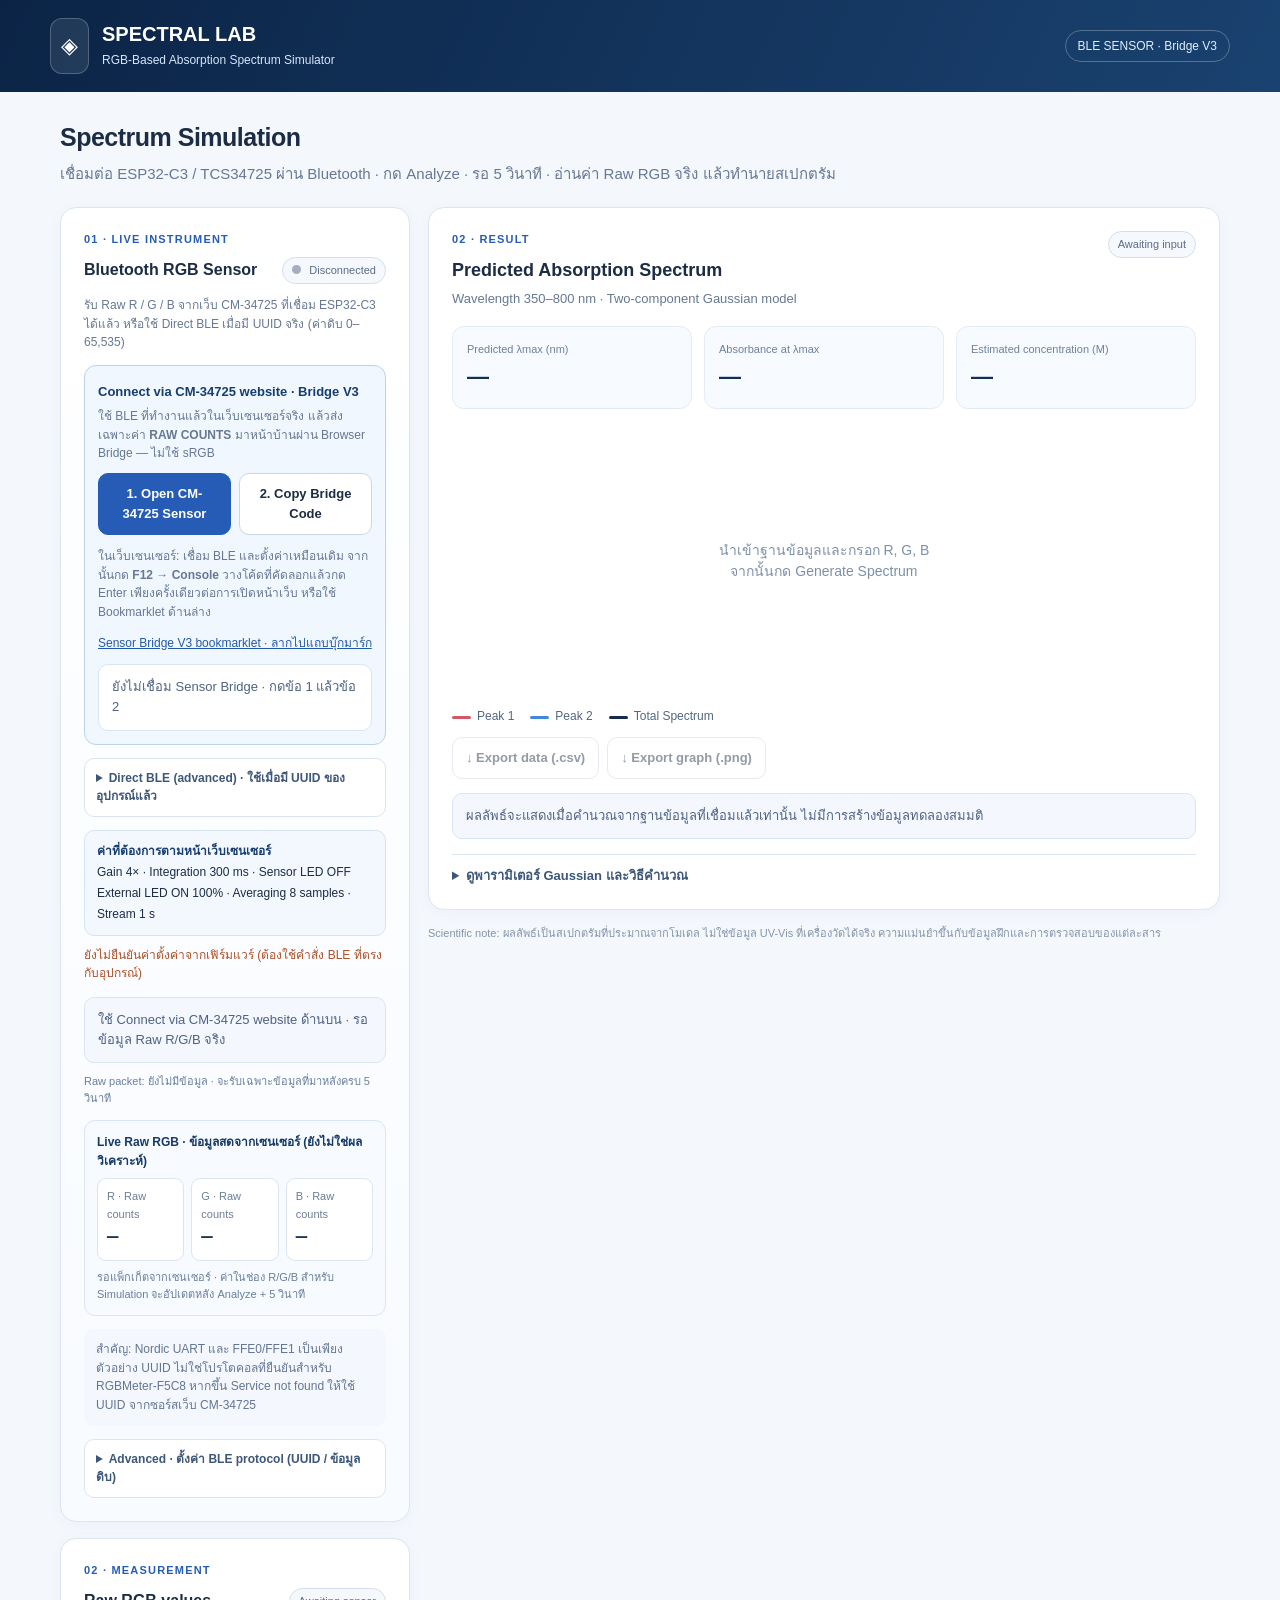
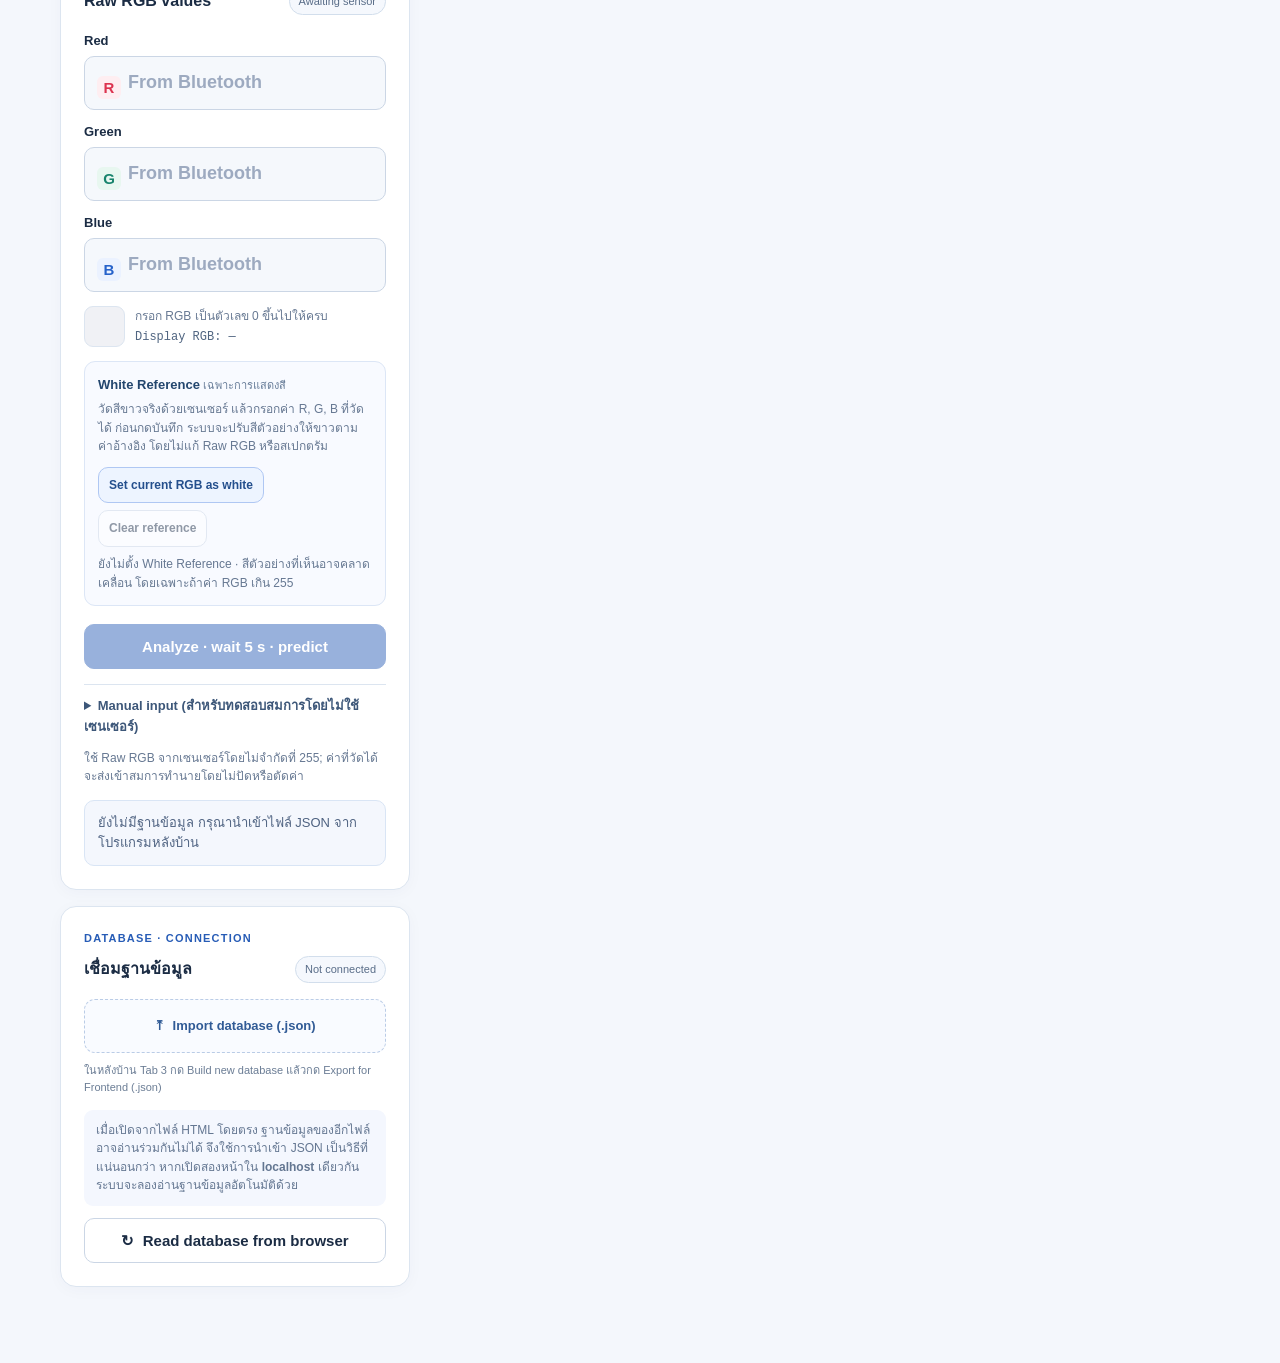
<file: BACKUP_BRIDGE_V3_ORIGINAL.html>
<!DOCTYPE html>
<html lang="th">
<head>
<meta charset="utf-8">
<meta name="viewport" content="width=device-width, initial-scale=1">
<meta name="color-scheme" content="light">
<title>Spectral Lab — BLE RGB Sensor & Spectrum Simulator</title>
<style>
:root{--navy:#112b50;--deep:#0c2344;--blue:#275cb6;--muted:#667892;--bg:#f4f7fc;--stroke:#dce5f0;--text:#1b2c44;--white:#fff}
*{box-sizing:border-box}[hidden]{display:none!important}html{scroll-behavior:smooth}body{margin:0;background:var(--bg);font:15px/1.55 "Segoe UI",Arial,sans-serif;color:var(--text)}
.topbar{background:linear-gradient(115deg,#0b2446,#1a4270);color:#fff;padding:18px max(22px,calc((100vw - 1180px)/2));display:flex;align-items:center;justify-content:space-between;gap:16px;flex-wrap:wrap}
.brand{display:flex;align-items:center;gap:13px}.brandicon{background:#ffffff18;border:1px solid #ffffff38;border-radius:12px;padding:10px;font-size:22px}.brand h1{font-size:20px;line-height:1.25;margin:0;font-weight:750}.brand small{color:#d8e6fa;font-size:12px}.headpill{border:1px solid #ffffff44;border-radius:22px;padding:6px 12px;color:#e0efff;font-size:12px}
main{max-width:1200px;margin:26px auto;padding:0 20px 50px}.intro{margin-bottom:22px}.intro h2{margin:0;font-size:25px;letter-spacing:-.5px}.intro p{margin:5px 0;color:var(--muted)}
.layout{display:grid;grid-template-columns:minmax(265px,350px) minmax(0,1fr);gap:18px;align-items:start}
.card{background:#fff;border:1px solid var(--stroke);border-radius:16px;box-shadow:0 3px 16px #10295108;padding:23px;min-width:0}.card + .card{margin-top:16px}.sectiontitle{display:flex;align-items:center;justify-content:space-between;gap:12px;margin-bottom:16px}.sectiontitle h3{font-size:16px;margin:0}.kicker{color:var(--blue);font-size:11px;font-weight:760;letter-spacing:1.2px;text-transform:uppercase;margin-bottom:9px}
label{display:block;font-size:13px;font-weight:650;margin-bottom:5px}input,select,button{font:inherit}input,select{width:100%;background:#fff;border:1px solid #cbd6e5;border-radius:10px;padding:12px 13px;color:var(--text);outline:none}input:focus,select:focus{border-color:var(--blue);box-shadow:0 0 0 3px #dbeafe}input::placeholder{color:#9daac0}.fields{display:grid;gap:12px}.rgbfield{position:relative}.rgbfield input{padding-left:43px;font-size:18px;font-weight:650}.letter{position:absolute;left:13px;bottom:11px;font-weight:760;border-radius:6px;width:24px;text-align:center;background:#edf1f8;color:#243d60}.letter.red{color:#dc334f;background:#feeef1}.letter.green{color:#17836c;background:#e8f7f0}.letter.blue{color:#2662ca;background:#ebf2ff}
button{border:1px solid #cbd6e5;padding:10px 13px;border-radius:10px;cursor:pointer;background:#fff;color:var(--text);font-weight:650}button:hover{border-color:#96afd5}button.primary{background:var(--blue);border-color:var(--blue);color:white}button.primary:hover{background:#204c99}button:disabled{opacity:.47;cursor:not-allowed}.full{width:100%}.small{font-size:12px;color:var(--muted)}.helper{padding:11px 12px;border-radius:9px;background:#f4f7fe;font-size:12px;color:#637691;margin-top:13px}.subrow{margin-bottom:15px}.softline{border:0;border-top:1px solid var(--stroke);margin:19px 0}.labelrow{display:flex;align-items:center;justify-content:space-between;gap:8px}.source{font-size:11px;color:#596d88;padding:4px 9px;border:1px solid #d2deec;border-radius:20px;background:#f5f8fd}.rgb-preview{display:flex;align-items:center;gap:10px;margin-top:14px}.swatch{width:41px;height:41px;border-radius:9px;border:1px solid var(--stroke);background:#f0f1f5;flex-shrink:0}.status{border-radius:10px;padding:12px 13px;font-size:13px;background:#f4f7fd;border:1px solid #d9e5f5;color:#4e6281;margin-top:14px;overflow-wrap:anywhere}.status.ok{background:#f1fbf8;border-color:#bde8d8;color:#17694e}.status.warn{background:#fff9ec;border-color:#f0dba8;color:#8b6014}.status.error{background:#fff1f1;border-color:#f4cece;color:#b22525}
.dropzone{position:relative;display:block;text-align:center;border:1.5px dashed #bacce6;border-radius:11px;background:#f9fbff;padding:16px 12px;cursor:pointer;font-size:13px;font-weight:650;color:#315b96}.dropzone:hover{background:#eff5ff}.dropzone input{position:absolute;opacity:0;inset:0;cursor:pointer}.importmeta{font-size:11px;color:#6b7d95;margin:9px 0 0}
.headline{display:flex;align-items:flex-start;justify-content:space-between;gap:10px;flex-wrap:wrap}.headline h3{font-size:18px;margin:0}.headline p{margin:4px 0 0;color:var(--muted);font-size:13px}.chart{width:100%;height:370px;display:block;border:1px solid #e1e9f4;border-radius:12px;background:#fff}.legend{display:flex;gap:16px;flex-wrap:wrap;margin:11px 0;color:#526783;font-size:12px}.legend i{display:inline-block;width:19px;height:3px;vertical-align:middle;margin-right:6px;border-radius:4px}.metrics{display:grid;grid-template-columns:repeat(3,minmax(0,1fr));gap:12px;margin:17px 0}.metric{background:#f7faff;border:1px solid #e3ebf6;border-radius:12px;padding:14px;min-width:0}.metric small{display:block;font-size:11px;color:#6e8199}.metric strong{display:block;font-size:22px;margin-top:2px;color:#142f55;overflow-wrap:anywhere}.actions{display:flex;flex-wrap:wrap;gap:8px}.actions button{font-size:13px}.muted{color:var(--muted)}details{margin-top:15px;border-top:1px solid var(--stroke);padding-top:11px}summary{cursor:pointer;color:#3d5779;font-size:13px;font-weight:650}.params{width:100%;border-collapse:collapse;font-size:12px;margin-top:10px}.params th,.params td{padding:8px 7px;border-bottom:1px solid #edf1f7;text-align:left;overflow-wrap:anywhere}.params th{color:#72839c}.empty{min-height:270px;display:grid;place-items:center;text-align:center;color:#7d90a9;font-size:14px}.faint{margin-top:15px;color:#8494aa;font-size:11px}
.preview-info{display:flex;flex-direction:column;gap:3px;min-width:0}.preview-values{font:12px/1.5 ui-monospace,Consolas,monospace;color:#506581;overflow-wrap:anywhere}.white-calibration{background:#f8faff;border:1px solid #dce6f6;border-radius:11px;padding:13px;margin-top:14px}.cal-title{font-weight:750;font-size:13px;color:#23466e}.cal-caption{font-weight:450;font-size:11px;color:#687d99}.cal-actions{display:flex;gap:7px;flex-wrap:wrap}.cal-actions button{font-size:12px;padding:8px 10px}.cal-actions button:first-child{background:#edf4ff;border-color:#afc7f3;color:#244f8d}.cal-status{margin-top:8px;overflow-wrap:anywhere}
@media(max-width:840px){.layout{grid-template-columns:1fr}.intro h2{font-size:22px}.card{padding:19px}.chart{height:330px}}@media(max-width:500px){.metrics{grid-template-columns:1fr 1fr}.metric:last-child{grid-column:1/-1}.metric strong{font-size:18px}.topbar{padding:16px 20px}}

.ble-card{background:linear-gradient(180deg,#fff,#f8fbff)}.ble-card .sectiontitle{margin-bottom:8px}
.ble-row{display:flex;align-items:center;gap:8px;flex-wrap:wrap}.ble-row button{flex:1;min-width:105px}
.ble-dot{display:inline-block;width:9px;height:9px;background:#a5afbf;border-radius:50%;margin-right:5px}.ble-dot.online{background:#08a56a}
.ble-target{border:1px solid #d6e4f3;background:#f3f8ff;border-radius:10px;padding:10px 12px;font-size:12px;line-height:1.75;margin:13px 0 10px}
.ble-target strong{color:#183e71}.ble-tiny{font-size:11px;color:#697f9b}.ble-progress{height:8px;border-radius:10px;background:#e5edf9;overflow:hidden;margin:12px 0 4px}.ble-progress div{height:100%;width:0;background:var(--blue);transition:width .2s}
.ble-details{border:1px solid #dce5f0;border-radius:10px;padding:10px 11px;margin-top:13px;background:white}.ble-details summary{font-size:12px}.ble-details label{font-size:12px;margin:9px 0 4px}.ble-details input,.ble-details select,.ble-details textarea{font:12px/1.5 ui-monospace,Consolas,monospace;width:100%;border:1px solid #cbd6e5;border-radius:7px;padding:7px;color:var(--text);background:white}.ble-details textarea{min-height:72px;resize:vertical}.ble-details .actions{margin-top:9px}
input[readonly]{background:#f5f8fc;color:#274360}.ble-no-source{color:#ac5127}
.live-rgb-wrap{border:1px solid #dae6f4;background:#f7faff;border-radius:11px;padding:12px;margin-top:13px}
.live-rgb-wrap .live-heading{font-size:12px;font-weight:750;margin-bottom:8px;color:#163a65}
.live-rgb-grid{display:grid;grid-template-columns:repeat(3,minmax(0,1fr));gap:7px}
.live-channel{background:white;border:1px solid #dce5f0;border-radius:9px;padding:9px;min-width:0}
.live-channel small{font-size:11px;display:block;color:#6d7e96}
.live-channel strong{font:700 19px/1.5 Consolas,ui-monospace,monospace;color:#1b3454;overflow-wrap:anywhere}
.live-rgb-wrap .ble-tiny{margin-top:8px}

.bridge-box{border:1px solid #b9d3ed;background:#f0f7ff;padding:13px;border-radius:12px;margin:13px 0}.bridge-box strong{font-size:13px;color:#173d6c}.bridge-box .actions button{flex:1}.bridge-box a{color:#2459a9;word-break:break-word}.bridge-box .status{margin-top:9px;background:#fff}
</style>
</head>
<body>
<header class="topbar"><div class="brand"><div class="brandicon" aria-hidden="true">◈</div><div><h1>SPECTRAL LAB</h1><small>RGB-Based Absorption Spectrum Simulator</small></div></div><span class="headpill">BLE SENSOR · Bridge V3</span></header>
<main>
 <div class="intro"><h2>Spectrum Simulation</h2><p>เชื่อมต่อ ESP32-C3 / TCS34725 ผ่าน Bluetooth · กด Analyze · รอ 5 วินาที · อ่านค่า Raw RGB จริง แล้วทำนายสเปกตรัม</p></div>
 <div class="layout">
  <aside>

   <section class="card ble-card" id="bleSection">
    <div class="kicker">01 · Live instrument</div>
    <div class="sectiontitle"><h3>Bluetooth RGB Sensor</h3><span id="bleBadge" class="source"><span class="ble-dot"></span> Disconnected</span></div>
    <p class="small">รับ Raw R / G / B จากเว็บ CM-34725 ที่เชื่อม ESP32-C3 ได้แล้ว หรือใช้ Direct BLE เมื่อมี UUID จริง (ค่าดิบ 0–65,535)</p>
    <div class="bridge-box">
      <strong>Connect via CM-34725 website · Bridge V3</strong>
      <p class="small" style="margin:5px 0 10px">ใช้ BLE ที่ทำงานแล้วในเว็บเซนเซอร์จริง แล้วส่งเฉพาะค่า <b>RAW COUNTS</b> มาหน้าบ้านผ่าน Browser Bridge — ไม่ใช้ sRGB</p>
      <div class="actions"><button id="bridgeOpen" class="primary" type="button">1. Open CM-34725 Sensor</button><button id="bridgeCopy" type="button">2. Copy Bridge Code</button></div>
      <p class="small">ในเว็บเซนเซอร์: เชื่อม BLE และตั้งค่าเหมือนเดิม จากนั้นกด <b>F12 → Console</b> วางโค้ดที่คัดลอกแล้วกด Enter เพียงครั้งเดียวต่อการเปิดหน้าเว็บ หรือใช้ Bookmarklet ด้านล่าง</p>
      <p class="small"><a id="bridgeBookmarklet" href="#" draggable="true">Sensor Bridge V3 bookmarklet · ลากไปแถบบุ๊กมาร์ก</a></p>
      <div id="bridgeStatus" class="status" aria-live="polite">ยังไม่เชื่อม Sensor Bridge · กดข้อ 1 แล้วข้อ 2</div>
    </div>
    <details class="ble-details"><summary>Direct BLE (advanced) · ใช้เมื่อมี UUID ของอุปกรณ์แล้ว</summary>
    <p class="small">ช่องเชื่อมเดิมอาจไม่รับ Raw RGB หาก UUID ไม่ตรงกับเฟิร์มแวร์</p>
    <div class="ble-row"><button id="connectBLE" type="button">Direct BLE Connect</button><button id="disconnectBLE" type="button" disabled>Disconnect</button></div>
    </details>
    <div class="ble-target"><strong>ค่าที่ต้องการตามหน้าเว็บเซนเซอร์</strong><br>Gain 4× · Integration 300 ms · Sensor LED OFF<br>External LED ON 100% · Averaging 8 samples · Stream 1 s</div>
    <div id="bleSettingsStatus" class="small ble-no-source">ยังไม่ยืนยันค่าตั้งค่าจากเฟิร์มแวร์ (ต้องใช้คำสั่ง BLE ที่ตรงกับอุปกรณ์)</div>
    <div id="bleStatus" class="status" role="status" aria-live="polite">ใช้ Connect via CM-34725 website ด้านบน · รอข้อมูล Raw R/G/B จริง</div>
    <div id="waitProgress" class="ble-progress" hidden><div id="waitFill"></div></div>
    <div id="countdown" class="small" aria-live="polite"></div>
    <div id="rawPacketStatus" class="ble-tiny" style="margin-top:10px;overflow-wrap:anywhere">Raw packet: ยังไม่มีข้อมูล · จะรับเฉพาะข้อมูลที่มาหลังครบ 5 วินาที</div>
    <div id="liveRawCard" class="live-rgb-wrap" aria-live="polite">
      <div class="live-heading">Live Raw RGB · ข้อมูลสดจากเซนเซอร์ (ยังไม่ใช่ผลวิเคราะห์)</div>
      <div class="live-rgb-grid"><div class="live-channel"><small>R · Raw counts</small><strong id="liveR">—</strong></div><div class="live-channel"><small>G · Raw counts</small><strong id="liveG">—</strong></div><div class="live-channel"><small>B · Raw counts</small><strong id="liveB">—</strong></div></div>
      <div class="ble-tiny" id="liveMeta">รอแพ็กเก็ตจากเซนเซอร์ · ค่าในช่อง R/G/B สำหรับ Simulation จะอัปเดตหลัง Analyze + 5 วินาที</div>
    </div>
    <div id="bleTip" class="helper">สำคัญ: Nordic UART และ FFE0/FFE1 เป็นเพียงตัวอย่าง UUID ไม่ใช่โปรโตคอลที่ยืนยันสำหรับ RGBMeter-F5C8 หากขึ้น Service not found ให้ใช้ UUID จากซอร์สเว็บ CM-34725</div>

    <details class="ble-details" id="bleProtocolDetails">
      <summary>Advanced · ตั้งค่า BLE protocol (UUID / ข้อมูลดิบ)</summary>
      <p class="ble-tiny">UUID และคำสั่งของเว็บ CM-34725 ยังไม่ได้รับการยืนยัน พรีเซ็ตด้านล่างเป็นตัวเลือกทั่วไป ไม่ใช่การยืนยันว่าใช้กับเฟิร์มแวร์ของคุณได้</p>
      <label for="blePreset">BLE protocol preset</label><select id="blePreset"><option value="nordic">Nordic UART (generic)</option><option value="hm10">FFE0/FFE1 (generic)</option><option value="custom">Custom UUIDs</option></select>
      <label for="bleService">Service UUID</label><input id="bleService" spellcheck="false" autocomplete="off">
      <label for="bleNotify">Notification / sensor-data characteristic UUID</label><input id="bleNotify" spellcheck="false" autocomplete="off">
      <label for="bleWrite">Write / control characteristic UUID (optional)</label><input id="bleWrite" spellcheck="false" autocomplete="off">
      <label for="bleFormat">Sensor packet format</label><select id="bleFormat"><option value="text">JSON / labelled text with raw R G B</option><option value="rgbc16">Binary 8 bytes, LE: R G B C</option><option value="crgb16">Binary 8 bytes, LE: C R G B</option></select>
      <label for="bleCommands">คำสั่งตั้งค่า BLE ที่ยืนยันจากเฟิร์มแวร์แล้ว (1 คำสั่งต่อบรรทัด)</label><textarea id="bleCommands" spellcheck="false" placeholder="ไม่ใส่คำสั่งที่เดาไว้ เช่น ต้องใช้คำสั่งจริงจากซอร์สเว็บเซนเซอร์"></textarea>
      <p class="ble-tiny">หากมีคำสั่งที่ถูกต้อง โปรแกรมจะส่งทุกครั้งหลังเชื่อมต่อและก่อนวิเคราะห์ แต่จะระบุว่า Requested เท่านั้นจนกว่าจะได้สถานะยืนยันกลับจากเฟิร์มแวร์</p>
      <div class="actions"><button id="saveBLEProtocol" type="button">Save protocol locally</button><button id="exportBLELog" type="button">Export diagnostic JSON</button></div>
    </details>
   </section>
   <section class="card">
    <div class="kicker">02 · Measurement</div><div class="sectiontitle"><h3>Raw RGB values</h3><span class="source" id="rgbSource">Awaiting sensor</span></div>
    <div id="modelPicker" class="subrow" hidden><label for="modelSelect">สารและฐานข้อมูล (Substance / Model)</label><select id="modelSelect"></select></div>
    <div class="fields">
     <div class="rgbfield"><label for="r">Red</label><span class="letter red">R</span><input id="r" type="number" min="0" step="any" inputmode="decimal" placeholder="From Bluetooth" readonly></div>
     <div class="rgbfield"><label for="g">Green</label><span class="letter green">G</span><input id="g" type="number" min="0" step="any" inputmode="decimal" placeholder="From Bluetooth" readonly></div>
     <div class="rgbfield"><label for="b">Blue</label><span class="letter blue">B</span><input id="b" type="number" min="0" step="any" inputmode="decimal" placeholder="From Bluetooth" readonly></div>
    </div>
    <div class="rgb-preview"><div id="swatch" class="swatch" aria-label="ตัวอย่างสี"></div><div class="preview-info"><span class="small" id="swatchCaption">กรอกค่า RGB เพื่อแสดงตัวอย่างสี</span><span class="preview-values" id="previewValues">Display RGB: —</span></div></div>
    <div class="white-calibration" aria-label="White reference for color preview">
      <div class="cal-title">White Reference <span class="cal-caption">เฉพาะการแสดงสี</span></div>
      <p class="small" style="margin:5px 0 11px">วัดสีขาวจริงด้วยเซนเซอร์ แล้วกรอกค่า R, G, B ที่วัดได้ ก่อนกดบันทึก ระบบจะปรับสีตัวอย่างให้ขาวตามค่าอ้างอิง โดยไม่แก้ Raw RGB หรือสเปกตรัม</p>
      <div class="cal-actions"><button id="setWhite" type="button">Set current RGB as white</button><button id="clearWhite" type="button" disabled>Clear reference</button></div>
      <div id="whiteStatus" class="small cal-status" role="status" aria-live="polite">ยังไม่ตั้ง White Reference</div>
    </div>
    <button id="simulate" class="primary full" style="margin-top:18px" disabled>Analyze · wait 5 s · predict</button>
    <details><summary>Manual input (สำหรับทดสอบสมการโดยไม่ใช้เซนเซอร์)</summary><label style="margin-top:9px"><input type="checkbox" id="manualMode" style="width:auto"> เปิดช่องกรอก RGB ด้วยตนเอง</label></details>
    <p class="small">ใช้ Raw RGB จากเซนเซอร์โดยไม่จำกัดที่ 255; ค่าที่วัดได้จะส่งเข้าสมการทำนายโดยไม่ปัดหรือตัดค่า</p>
    <div id="inputStatus" class="status" role="status" aria-live="polite">ยังไม่มีฐานข้อมูล กรุณานำเข้าไฟล์ JSON จากโปรแกรมหลังบ้าน</div>
   </section>
   <section class="card">
    <div class="kicker">Database · Connection</div><div class="sectiontitle"><h3>เชื่อมฐานข้อมูล</h3><span id="dbSource" class="source">Not connected</span></div>
    <label class="dropzone">⤒ &nbsp;Import database (.json)<input id="dbFile" type="file" accept=".json,application/json" aria-label="นำเข้าฐานข้อมูล JSON จากหลังบ้าน"></label>
    <p class="importmeta" id="dbInfo">ในหลังบ้าน Tab 3 กด Build new database แล้วกด Export for Frontend (.json)</p>
    <div class="helper">เมื่อเปิดจากไฟล์ HTML โดยตรง ฐานข้อมูลของอีกไฟล์อาจอ่านร่วมกันไม่ได้ จึงใช้การนำเข้า JSON เป็นวิธีที่แน่นอนกว่า หากเปิดสองหน้าใน <b>localhost</b> เดียวกัน ระบบจะลองอ่านฐานข้อมูลอัตโนมัติด้วย</div>
    <div style="margin-top:12px"><button id="refreshDb" class="full">↻ &nbsp;Read database from browser</button></div>
   </section>
  </aside>
  <div>
   <section class="card">
    <div class="headline"><div><div class="kicker">02 · Result</div><h3>Predicted Absorption Spectrum</h3><p id="chartSub">Wavelength 350–800 nm · Two-component Gaussian model</p></div><span class="source" id="resultLabel">Awaiting input</span></div>
    <div class="metrics"><div class="metric"><small>Predicted λmax (nm)</small><strong id="lambda">—</strong></div><div class="metric"><small>Absorbance at λmax</small><strong id="amax">—</strong></div><div class="metric"><small>Estimated concentration (M)</small><strong id="conc">—</strong></div></div>
    <div id="empty" class="empty">นำเข้าฐานข้อมูลและกรอก R, G, B<br>จากนั้นกด Generate Spectrum</div>
    <canvas id="chart" class="chart" aria-label="กราฟสเปกตรัมจำลอง" hidden></canvas>
    <div class="legend"><span><i style="background:#d45766"></i>Peak 1</span><span><i style="background:#4188d8"></i>Peak 2</span><span><i style="background:#162c4d"></i>Total Spectrum</span></div>
    <div class="actions"><button id="exportCSV" disabled>↓ Export data (.csv)</button><button id="exportPNG" disabled>↓ Export graph (.png)</button></div>
    <div id="resultStatus" class="status" role="status" aria-live="polite">ผลลัพธ์จะแสดงเมื่อคำนวณจากฐานข้อมูลที่เชื่อมแล้วเท่านั้น ไม่มีการสร้างข้อมูลทดลองสมมติ</div>
    <details id="paramDetails"><summary>ดูพารามิเตอร์ Gaussian และวิธีคำนวณ</summary><div id="paramContent" class="small">ยังไม่มีผล</div></details>
   </section>
   <p class="faint">Scientific note: ผลลัพธ์เป็นสเปกตรัมที่ประมาณจากโมเดล ไม่ใช่ข้อมูล UV-Vis ที่เครื่องวัดได้จริง ความแม่นยำขึ้นกับข้อมูลฝึกและการตรวจสอบของแต่ละสาร</p>
  </div>
 </div>
</main>
<script>
"use strict";
const KEY="rgb_uvvis_simulation_database_snapshots_v1";
const IMPORT_KEY="spectral_lab_frontend_imported_snapshots_v1";
const WHITE_KEY="spectral_lab_frontend_white_preview_reference_v1";
const $=id=>document.getElementById(id);
let whiteReference=null; // Display calibration only; never applied to regression input.
let snapshots=[],entries=[],curve=[],lastParams=null,lastMeta=null,loadedFrom="";
const nfmt=(n,d=5)=>Number.isFinite(n)?Number(n.toPrecision(d)).toString():"—";
function setStatus(id,msg,type=""){$(id).textContent=msg;$(id).className="status"+(type?" "+type:"");}
function fail(msg){setStatus("inputStatus",msg,"error");setStatus("resultStatus",msg,"error");}
function finite(v){return typeof v==="number"&&Number.isFinite(v);}
function isValidModel(m){return m&&typeof m==="object"&&["linear","quadratic","exponential","logarithmic","power"].includes(m.type)&&Array.isArray(m.coef)&&Array.isArray(m.means)&&Array.isArray(m.scales)&&m.coef.length===m.means.length+1&&m.coef.length===m.scales.length+1&&m.coef.every(finite)&&m.means.every(finite)&&m.scales.every(x=>finite(x)&&x!==0);}
function validateSnapshots(list){
 if(!Array.isArray(list)||!list.length)throw Error("ไฟล์นี้ไม่มีฐานข้อมูล Simulation ที่บันทึกไว้");
 if(list.length>500)throw Error("มีจำนวนชุดฐานข้อมูลมากเกินไป");
 const usable=list.filter(s=>s&&typeof s==="object"&&Array.isArray(s.substances)&&s.substances.some(g=>g&&Array.isArray(g.params)&&g.params.some(p=>p.key==="H1")));
 if(!usable.length)throw Error("ไม่พบชุดข้อมูล H1/μ1/σ1 จากฐานข้อมูลหลังบ้าน");
 return usable;
}
function parseImport(input){
 let data=input;
 if(typeof data==="string")data=JSON.parse(data);
 if(Array.isArray(data))return validateSnapshots(data);
 if(data?.format==="spectral-lab-simulation-db"&&data.schemaVersion===1)return validateSnapshots(data.snapshots);
 if(Array.isArray(data?.simulationDatabases))return validateSnapshots(data.simulationDatabases);
 throw Error("ชนิดไฟล์ไม่ตรงกัน กรุณาใช้ Export for Frontend (.json) ในแท็บ Data base for Simulation ของหลังบ้าน (ไม่ใช่ Project JSON หรือ CSV)");
}
function populate(list,source){
 const next=validateSnapshots(list),old=$('modelSelect').value;
 const es=[];
 next.forEach((s,si)=>s.substances.forEach((g,gi)=>{if(g&&Array.isArray(g.params)&&g.params.length)es.push({id:`${si}:${gi}`,snapshot:s,substance:g});}));
 if(!es.length)throw Error("ไม่พบโมเดลสำหรับคำนวณ");
 snapshots=next;entries=es;loadedFrom=source;
 const sel=$('modelSelect');sel.replaceChildren();
 es.forEach((e,i)=>{const o=document.createElement('option');o.value=e.id;o.textContent=`${e.substance.compound||'Unnamed substance'} · ${e.snapshot.label||`Database ${i+1}`}`;sel.appendChild(o);});
 if(es.some(e=>e.id===old))sel.value=old; else sel.value=es[0].id;
 $('modelPicker').hidden=es.length===1;
 $('dbSource').textContent=source;
 $('dbInfo').textContent=`เชื่อมแล้ว ${next.length} ชุดฐานข้อมูล · ${es.length} โมเดลสำหรับสาร · ใช้เวอร์ชันที่บันทึกจากหลังบ้าน`;
 $('simulate').disabled=false;
 setStatus('inputStatus',`ฐานข้อมูลพร้อมแล้ว: ${es[0].substance.compound||'Unnamed substance'} · เชื่อม BLE แล้วกด Analyze`,'ok');
 clearResult();
}
function readBrowserDb(){
 try{const s=localStorage.getItem(KEY);return s?validateSnapshots(JSON.parse(s)):null;}catch(_){return null;}
}
function readImported(){try{const s=localStorage.getItem(IMPORT_KEY);return s?validateSnapshots(JSON.parse(s)):null;}catch(_){return null;}}
function clearResult(){curve=[];lastParams=null;lastMeta=null;$('chart').hidden=true;$('empty').hidden=false;$('resultLabel').textContent='Awaiting input';['lambda','amax','conc'].forEach(k=>$(k).textContent='—');$('exportCSV').disabled=true;$('exportPNG').disabled=true;$('paramContent').textContent='ยังไม่มีผล';setStatus('resultStatus','เชื่อมเซนเซอร์ กด Analyze และรับ Raw RGB หลังครบ 5 วินาที เพื่อสร้างสเปกตรัม');}
function selected(){return entries.find(e=>e.id===$('modelSelect').value)||null;}
function features(row,type){const {R,G,B}=row;
 if(type==='linear'||type==='exponential')return [R,G,B];
 if(type==='quadratic')return [R,G,B,R*R,G*G,B*B];
 if(type==='logarithmic'||type==='power')return R>0&&G>0&&B>0?[Math.log(R),Math.log(G),Math.log(B)]:null;
 return null;
}
// Exact transformation stored by the backend: normalized features, full coefficients.
function predictModel(m,row){if(!isValidModel(m))return NaN;const f=features(row,m.type);if(!f||f.length!==m.coef.length-1)return NaN;
 const latent=m.coef[0]+f.reduce((s,x,i)=>s+m.coef[i+1]*(x-m.means[i])/m.scales[i],0);
 const v=(m.type==='exponential'||m.type==='power')?Math.exp(latent):latent;return Number.isFinite(v)?v:NaN;
}
// Support historical, linear-only saved databases whose unrounded models are absent.
function parseLegacy(p,row){const {R,G,B}=row;
 if(p?.model){return predictModel(p.model,row);}
 if(p?.method==='Mean'){const s=String(p.expression??'').replace(/[−–]/g,'-').trim();const parsed=Number(s);if(s&&finite(parsed))return parsed;const v=Number(p.mean);return p.mean!==null&&p.mean!==undefined&&p.mean!==''&&finite(v)?v:NaN;}
 const expr=String(p?.expression??'').replace(/[−–]/g,'-').replace(/ŷ\s*=|y\s*=/gi,'').replace(/\s+/g,'');
 const tokens=expr.match(/[+-]?(?:\d+(?:\.\d*)?|\.\d+)(?:e[+-]?\d+)?[RGB]?/gi);
 if(!tokens||tokens.join('')!==expr)return NaN;
 let out=0;
 for(const tk of tokens){const m=tk.match(/^([+-]?(?:\d+(?:\.\d*)?|\.\d+)(?:e[+-]?\d+)?)([RGB])?$/i);if(!m)return NaN;const v=(m[2]||'').toUpperCase();out+=Number(m[1])*(v==='R'?R:v==='G'?G:v==='B'?B:1);}
 return finite(out)?out:NaN;
}
function parameters(substance,row){
 const byKey=Object.fromEntries(substance.params.map(p=>[p.key,p]));
 const get=k=>byKey[k]?parseLegacy(byKey[k],row):NaN;
 const rawBaseline=byKey.baseline?get('baseline'):0;
 const r={baseline:finite(rawBaseline)?Math.max(0,rawBaseline):0,baselineRaw:rawBaseline,baselineClamped:finite(rawBaseline)&&rawBaseline<0,H1:get('H1'),mu1:get('mu1'),sigma1:get('sigma1'),H2:get('H2'),mu2:get('mu2'),sigma2:get('sigma2'),methods:{}};
 for(const k of ['baseline','H1','mu1','sigma1','H2','mu2','sigma2'])r.methods[k]=byKey[k]?.method||'Not recorded';
 r.ok1=[r.H1,r.mu1,r.sigma1].every(finite)&&r.H1>=0&&r.sigma1>0;
 r.ok2=[r.H2,r.mu2,r.sigma2].every(finite)&&r.H2>=0&&r.sigma2>0;
 return r;
}
function getInputs(){const vals=['r','g','b'].map(id=>$(id).value.trim());if(vals.some(v=>v===''))throw Error('กรุณากรอกค่า R, G และ B ให้ครบ');const q=vals.map(Number);
 if(!q.every(v=>finite(v)&&v>=0))throw Error('RGB ต้องเป็นตัวเลขตั้งแต่ 0 ขึ้นไป และมีค่าจำกัดทางคณิตศาสตร์');return {R:q[0],G:q[1],B:q[2]};}
function readRGBFields(){
 const words=['r','g','b'].map(id=>$(id).value.trim());
 if(words.some(v=>v===''))return null;
 const values=words.map(Number);
 return values.every(v=>finite(v)&&v>=0)?values:null;
}
function clampByte(value){return Math.max(0,Math.min(255,Math.round(value)));}
function updateWhiteStatus(){
 $('clearWhite').disabled=!whiteReference;
 $('whiteStatus').textContent=whiteReference
  ?`White Reference (raw): R=${whiteReference.R}, G=${whiteReference.G}, B=${whiteReference.B} · ใช้ปรับสีตัวอย่างเท่านั้น`
  :'ยังไม่ตั้ง White Reference · สีตัวอย่างที่เห็นอาจคลาดเคลื่อน โดยเฉพาะถ้าค่า RGB เกิน 255';
}
function updateSwatch(){
 const vals=readRGBFields(),caption=$('swatchCaption'),preview=$('previewValues');
 if(!vals){
  caption.textContent='กรอก RGB เป็นตัวเลข 0 ขึ้นไปให้ครบ';
  preview.textContent='Display RGB: —';
  $('swatch').style.background='#f0f1f5';return;
 }
 // White calibration adjusts ONLY the 8-bit CSS color swatch.
 // Raw values in #r, #g, #b remain unchanged for regression and simulation.
 const display=whiteReference
  ?vals.map((v,i)=>clampByte(255*v/[whiteReference.R,whiteReference.G,whiteReference.B][i]))
  :vals.map(clampByte);
 $('swatch').style.background=`rgb(${display.join(',')})`;
 const hex='#'+display.map(v=>v.toString(16).padStart(2,'0')).join('').toUpperCase();
 preview.textContent=`Display RGB: (${display.join(', ')}) · ${hex}`;
 caption.textContent=whiteReference
  ?'Preview ปรับเทียบกับ White Reference (Raw RGB ไม่เปลี่ยน)'
  :vals.some(v=>v>255)?'Preview ยังไม่ Calibrate; ค่าเกิน 255 ถูกจำกัดเฉพาะสีที่แสดง':'Preview RGB 8-bit (ยังไม่ Calibrate)';
 $('swatch').setAttribute('aria-label',caption.textContent);
}
function saveWhiteReference(){
 const v=readRGBFields();
 if(!v||v.some(x=>x<=0)){
  setStatus('inputStatus','ต้องกรอกค่า R, G, B ที่วัดจากสีขาวจริงและทุกช่องต้องมากกว่า 0 ก่อนตั้ง White Reference','error');
  return;
 }
 whiteReference={R:v[0],G:v[1],B:v[2]};
 try{localStorage.setItem(WHITE_KEY,JSON.stringify(whiteReference));}
 catch(_){setStatus('inputStatus','บันทึก White Reference ในหน้าเว็บแล้ว แต่เบราว์เซอร์ไม่อนุญาตให้จำหลังปิดหน้า','warn');}
 updateWhiteStatus();updateSwatch();
}
function clearWhiteReference(){
 whiteReference=null;
 try{localStorage.removeItem(WHITE_KEY);}catch(_){}
 updateWhiteStatus();updateSwatch();
}
function loadWhiteReference(){
 try{
  const data=JSON.parse(localStorage.getItem(WHITE_KEY)||'null');
  if(data&&[data.R,data.G,data.B].every(v=>finite(v)&&v>0))whiteReference=data;
 }catch(_){whiteReference=null;}
 updateWhiteStatus();updateSwatch();
}
function modelRanges(g,row){const a=(g.rows||[]).filter(p=>['R','G','B'].every(k=>p[k]!==null&&p[k]!==''&&Number.isFinite(Number(p[k]))));
 return ['R','G','B'].filter(k=>a.length&&(row[k]<Math.min(...a.map(x=>Number(x[k])))||row[k]>Math.max(...a.map(x=>Number(x[k])))));
}
function gaussian(H,mu,sigma,wl,valid){return valid?H*Math.exp(-0.5*((wl-mu)/sigma)**2):0;}
function run(){
 try{
  const e=selected();if(!e)throw Error('กรุณาเชื่อมฐานข้อมูลก่อน');const rgb=getInputs(),p=parameters(e.substance,rgb);
  if(!p.ok1&&!p.ok2)throw Error('โมเดลนี้ไม่มี peak ที่คำนวณได้ตามเงื่อนไข H ≥ 0, σ > 0');
  curve=[];for(let wl=350;wl<=800;wl++){const peak1=gaussian(p.H1,p.mu1,p.sigma1,wl,p.ok1),peak2=gaussian(p.H2,p.mu2,p.sigma2,wl,p.ok2);curve.push({wavelength:wl,peak1,peak2,baseline:p.baseline,combined:peak1+peak2+p.baseline});}
  const at=wl=>p.baseline+gaussian(p.H1,p.mu1,p.sigma1,wl,p.ok1)+gaussian(p.H2,p.mu2,p.sigma2,wl,p.ok2);
  let peak=curve.reduce((a,b)=>a.combined>=b.combined?a:b);
  // Same high-resolution maximum search as the original backend, without changing the output grid.
  const fineStep=Math.min(0.05,Math.max(450/200000,0.001));
  for(let x=350;x<=800+1e-7;x+=fineStep){const y=at(x);if(y>peak.combined)peak={wavelength:x,combined:y};}
  $('lambda').textContent=nfmt(peak.wavelength,7);$('amax').textContent=nfmt(peak.combined,8);
  const cal=e.substance.calibration;let conc=NaN;
  if(cal&&Number.isFinite(Number(cal.slope))&&Math.abs(Number(cal.slope))>1e-15&&Number.isFinite(Number(cal.intercept)))conc=(peak.combined-Number(cal.intercept))/Number(cal.slope);
  $('conc').textContent=finite(conc)?nfmt(conc,8):'N/A';
  $('chartSub').textContent=`${e.substance.compound||'Substance'} · 350–800 nm · Baseline + Gaussian peaks`;
  $('resultLabel').textContent='Model estimate';$('empty').hidden=true;$('chart').hidden=false;
  $('exportCSV').disabled=false;$('exportPNG').disabled=false;
  lastParams=p;lastMeta={e,rgb,peak,conc};
  renderParameters(p,e.substance);
  const warnings=[];
  const outside=modelRanges(e.substance,rgb);if(outside.length)warnings.push(`RGB ช่อง ${outside.join(', ')} อยู่นอกช่วงข้อมูลฝึก เป็น Extrapolation`);
  if(p.baselineClamped)warnings.push(`ค่าที่ทำนายของ Baseline (${nfmt(p.baselineRaw)}) ต่ำกว่า 0 จึงใช้ Baseline 0 ในกราฟ`);
  if(!p.ok1||!p.ok2)warnings.push(`Peak ${!p.ok1?'1':''}${!p.ok1&&!p.ok2?' และ ':''}${!p.ok2?'2':''} คำนวณไม่ได้และไม่แสดงในกราฟ`);
  const paramList=(e.substance.params||[]);if(paramList.some(x=>x.method==='Mean'))warnings.push('พารามิเตอร์บางตัวใช้ค่าเฉลี่ย Mean แทนสมการ RGB');
  if(paramList.some(x=>x.model&&x.modelNote&&/exploratory|สำรวจ|ยังไม่ผ่าน|ไม่พอ/i.test(x.modelNote)))warnings.push('อย่างน้อยหนึ่งโมเดลยังไม่ผ่านการตรวจสอบ LOCO CV ตามที่หลังบ้านรายงาน');
  setStatus('resultStatus',warnings.length?warnings.join(' · '):'จำลองสำเร็จจากสมการในฐานข้อมูลจริง (ไม่ใช่ UV-Vis ที่วัดจริง)',warnings.length?'warn':'ok');
  setStatus('inputStatus',`คำนวณแล้วด้วย RGB = (${rgb.R}, ${rgb.G}, ${rgb.B})`,'ok');drawChart();
 }catch(err){clearResult();fail(err.message);}
}
function renderParameters(p,s){
 const cont=$('paramContent');cont.replaceChildren();const t=document.createElement('table');t.className='params';
 const h=document.createElement('tr');['Parameter','Value used','Method'].forEach(z=>{const th=document.createElement('th');th.textContent=z;h.appendChild(th);});t.appendChild(h);
 [['Baseline','baseline'],['H1','H1'],['μ1','mu1'],['σ1','sigma1'],['H2','H2'],['μ2','mu2'],['σ2','sigma2']].forEach(([title,k])=>{const tr=document.createElement('tr');[title,nfmt(p[k],10),p.methods[k]].forEach(v=>{const td=document.createElement('td');td.textContent=v;tr.appendChild(td);});t.appendChild(tr);});cont.appendChild(t);
 const t2=document.createElement('p');t2.textContent='สมการจากฐานข้อมูล: '+String(s.equation||'ไม่มีสมการที่บันทึกไว้');t2.style.overflowWrap='anywhere';cont.appendChild(t2);
}
function drawChart(){
 if(!curve.length||$('chart').hidden)return;const canvas=$('chart');const box=canvas.getBoundingClientRect(),w=Math.max(400,box.width),h=Math.max(300,box.height),dpr=Math.min(2,window.devicePixelRatio||1);
 canvas.width=Math.round(w*dpr);canvas.height=Math.round(h*dpr);const c=canvas.getContext('2d');c.setTransform(dpr,0,0,dpr,0,0);
 const m={left:72,right:22,top:24,bottom:60},pw=w-m.left-m.right,ph=h-m.top-m.bottom;
 c.fillStyle='#fff';c.fillRect(0,0,w,h);
 const ymax=Math.max(1e-10,...curve.map(x=>x.combined))*1.12;
 const X=wl=>m.left+(wl-350)/450*pw,Y=v=>m.top+ph-v/ymax*ph;
 c.font='12px Segoe UI, Arial';c.textBaseline='middle';
 for(let i=0;i<=5;i++){const val=ymax*i/5,y=Y(val);c.strokeStyle='#e6edf6';c.lineWidth=1;c.beginPath();c.moveTo(m.left,y);c.lineTo(w-m.right,y);c.stroke();c.fillStyle='#71819a';c.textAlign='right';c.fillText(nfmt(val,3),m.left-9,y);}
 for(let i=0;i<=5;i++){const wl=350+450*i/5,x=X(wl);c.strokeStyle='#eef2f8';c.beginPath();c.moveTo(x,m.top);c.lineTo(x,m.top+ph);c.stroke();c.fillStyle='#71819a';c.textAlign='center';c.fillText(String(wl),x,h-m.bottom+20);}
 c.strokeStyle='#8799b1';c.beginPath();c.moveTo(m.left,m.top);c.lineTo(m.left,m.top+ph);c.lineTo(w-m.right,m.top+ph);c.stroke();
 [['peak1','#d45766',1.6],['peak2','#4188d8',1.6],['combined','#162c4d',2.7]].forEach(([key,col,thick])=>{c.beginPath();c.strokeStyle=col;c.lineWidth=thick;curve.forEach((v,i)=>{const x=X(v.wavelength),y=Y(v[key]);if(i===0)c.moveTo(x,y);else c.lineTo(x,y);});c.stroke();});
 c.textAlign='center';c.fillStyle='#405875';c.font='13px Segoe UI,Arial';c.fillText('Wavelength (nm)',m.left+pw/2,h-16);
 c.save();c.translate(19,m.top+ph/2);c.rotate(-Math.PI/2);c.fillText('Absorbance (a.u.)',0,0);c.restore();
}
function download(blob,name){const u=URL.createObjectURL(blob),a=document.createElement('a');a.href=u;a.download=name;document.body.appendChild(a);a.click();a.remove();setTimeout(()=>URL.revokeObjectURL(u),1500);}
function exportCSV(){if(!curve.length)return;const lines=['Wavelength_nm,Peak1,Peak2,Baseline,Predicted_Total_Absorbance',...curve.map(d=>[d.wavelength,d.peak1,d.peak2,d.baseline,d.combined].join(','))];download(new Blob([lines.join('\r\n')],{type:'text/csv;charset=utf-8'}),'Predicted_RGB_Spectrum.csv');}
function exportPNG(){if(!curve.length)return;drawChart();$('chart').toBlob(b=>{if(b)download(b,'Predicted_RGB_Spectrum.png');else setStatus('resultStatus','ไม่สามารถสร้างภาพ PNG ได้','error');},'image/png');}
$('dbFile').addEventListener('change',async e=>{
 const file=e.target.files?.[0];if(!file)return;
 try{if(file.size>20*1024*1024)throw Error('ไฟล์มีขนาดเกิน 20 MB');const parsed=parseImport(await file.text());populate(parsed,'Imported JSON');
  try{localStorage.setItem(IMPORT_KEY,JSON.stringify(parsed));}catch(_){setStatus('inputStatus','นำเข้าฐานข้อมูลสำเร็จ แต่เบราว์เซอร์ไม่อนุญาตให้จำไว้หลังปิดหน้าเว็บ','warn');}
 }catch(err){setStatus('inputStatus','นำเข้าไม่ได้: '+err.message,'error');}finally{e.target.value='';}
});
$('refreshDb').addEventListener('click',()=>{const data=readBrowserDb();if(!data){setStatus('inputStatus','ไม่พบฐานข้อมูลจากหลังบ้านในพื้นที่จัดเก็บเดียวกัน โปรดนำเข้า JSON','warn');return;}populate(data,'Same-origin browser storage');});
$('simulate').addEventListener('click',analyzeFromSensor);
$('setWhite').addEventListener('click',saveWhiteReference);
$('clearWhite').addEventListener('click',clearWhiteReference);
loadWhiteReference();
$('modelSelect').addEventListener('change',()=>{clearResult();const e=selected();if(e)setStatus('inputStatus',`เลือกสาร ${e.substance.compound||'Unnamed'} แล้ว กรุณากด Generate Spectrum`,'ok');});
['r','g','b'].forEach(k=>{$(k).addEventListener('input',()=>{updateSwatch();if(curve.length)clearResult();});$(k).addEventListener('keydown',e=>{if(e.key==='Enter'&&$('manualMode').checked)analyzeFromSensor();});});
$('exportCSV').addEventListener('click',exportCSV);$('exportPNG').addEventListener('click',exportPNG);
window.addEventListener('resize',()=>{if(curve.length)drawChart();});
try{const shared=readBrowserDb(),imported=readImported();if(shared)populate(shared,'Same-origin browser storage');else if(imported)populate(imported,'Previous JSON import');}catch(err){setStatus('inputStatus','อ่านฐานข้อมูลไม่ได้: '+err.message,'error');}

// BLE adapter: NO simulated measurements, NO guessed firmware commands.
const BLE_STORAGE='spectral_lab_ble_protocol_v1';
const BLE_PRESETS={
 nordic:{service:'6e400001-b5a3-f393-e0a9-e50e24dcca9e',notify:'6e400003-b5a3-f393-e0a9-e50e24dcca9e',write:'6e400002-b5a3-f393-e0a9-e50e24dcca9e'},
 hm10:{service:'0000ffe0-0000-1000-8000-00805f9b34fb',notify:'0000ffe1-0000-1000-8000-00805f9b34fb',write:'0000ffe1-0000-1000-8000-00805f9b34fb'}
};
let bleDevice=null,bleServer=null,bleNotifyChar=null,bleWriteChar=null;
let bleMeasurements=[],bleDiagnostics=[],bleWaiter=null,bleConnecting=false,bleBusy=false,blePacketNumber=0;
let lastSensorRaw=null,bleTextBuffer='';
let bleReadTimer=null,bleReading=false;

const textEncoder=new TextEncoder(),textDecoder=new TextDecoder();
const delay=ms=>new Promise(resolve=>setTimeout(resolve,ms));
function diagnostic(type,data){bleDiagnostics.push({time:new Date().toISOString(),type,data});if(bleDiagnostics.length>250)bleDiagnostics.shift();}
function bleConnected(){return !!(bleDevice?.gatt?.connected&&bleServer?.connected&&bleNotifyChar);}
function bleInterface(){const yes=bleConnected();$('connectBLE').disabled=yes||bleConnecting||bleBusy;$('disconnectBLE').disabled=!yes||bleBusy;
 $('bleBadge').innerHTML=`<span class="ble-dot ${yes?'online':''}"></span> ${yes?'Connected':'Disconnected'}`;
 $('rgbSource').textContent=$('manualMode').checked?'Manual (QA)':yes?'Bluetooth · raw':'Awaiting sensor';}
function standardUuid(raw){const s=String(raw||'').trim().toLowerCase();if(!s)return '';
 if(/^[0-9a-f]{4}$/.test(s))return `0000${s}-0000-1000-8000-00805f9b34fb`;
 if(/^[0-9a-f]{8}$/.test(s))return `${s}-0000-1000-8000-00805f9b34fb`;
 if(/^[0-9a-f]{8}-[0-9a-f]{4}-[0-9a-f]{4}-[0-9a-f]{4}-[0-9a-f]{12}$/.test(s))return s;
 throw Error('UUID ไม่ถูกต้อง: ต้องเป็น 4/8 หลัก hex หรือ UUID 128-bit');
}
function protocol(){return {preset:$('blePreset').value,service:standardUuid($('bleService').value),notify:standardUuid($('bleNotify').value),write:standardUuid($('bleWrite').value),format:$('bleFormat').value,commands:$('bleCommands').value.trim()};}
function applyBLEPreset(name){if(name==='custom')return;const p=BLE_PRESETS[name];if(!p)return;for(const [k,v] of Object.entries(p))$('ble'+k[0].toUpperCase()+k.slice(1)).value=v;}
function saveBLEProtocol(){try{localStorage.setItem(BLE_STORAGE,JSON.stringify(protocol()));setStatus('bleStatus','บันทึกโปรโตคอลแล้ว (ยังไม่ได้ยืนยันว่า UUID/คำสั่งตรงกับเฟิร์มแวร์)','warn');}catch(err){setStatus('bleStatus','บันทึกโปรโตคอลไม่ได้: '+err.message,'error');}}
function restoreBLEProtocol(){applyBLEPreset('nordic');try{const saved=JSON.parse(localStorage.getItem(BLE_STORAGE)||'null');if(!saved)return;
 if(['nordic','hm10','custom'].includes(saved.preset))$('blePreset').value=saved.preset;
 for(const k of ['service','notify','write','format','commands'])if(typeof saved[k]==='string')$('ble'+k[0].toUpperCase()+k.slice(1)).value=saved[k];
 }catch(_){}}
function bleDisconnection(){if(bleReadTimer){clearInterval(bleReadTimer);bleReadTimer=null;}bleNotifyChar=null;bleWriteChar=null;bleServer=null;lastSensorRaw=null;
 if(bleWaiter){bleWaiter.reject(Error('Bluetooth หลุดระหว่างรอข้อมูล'));bleWaiter=null;}
 if(bleBusy){bleBusy=false;$('waitProgress').hidden=true;$('countdown').textContent='';}
 bleInterface();setStatus('bleStatus','Bluetooth disconnected · ต้องเชื่อมใหม่ก่อนวิเคราะห์','warn');diagnostic('disconnect',bleDevice?.name||'unknown');}
async function connectBluetooth(){
 if(!navigator.bluetooth){setStatus('bleStatus','Chrome ไม่รองรับ Web Bluetooth ในบริบทนี้: เปิดผ่าน http://localhost:8000 หรือ HTTPS บน Chrome แล้วลองใหม่','error');return;}
 if(bleConnecting||bleConnected())return;
 let p;try{p=protocol();if(!p.service||!p.notify)throw Error('ต้องมี Service UUID และ Notification UUID');}catch(err){setStatus('bleStatus',err.message,'error');$('bleProtocolDetails').open=true;return;}
 bleConnecting=true;bleInterface();setStatus('bleStatus','เลือกอุปกรณ์ Bluetooth ESP32-C3 ในหน้าต่างของ Chrome','');
 try{
  // Call requestDevice synchronously from the click handler before another await.
  const device=await navigator.bluetooth.requestDevice({acceptAllDevices:true,optionalServices:[p.service]});
  bleDevice=device;device.addEventListener('gattserverdisconnected',bleDisconnection);
  const server=await device.gatt.connect(),service=await server.getPrimaryService(p.service);
  const notify=await service.getCharacteristic(p.notify);
  let write=null;if(p.write){try{write=await service.getCharacteristic(p.write);}catch(err){diagnostic('write_characteristic_missing',err.message);}}
  if(!notify.properties.notify&&!notify.properties.indicate&&!notify.properties.read)throw Error('Characteristic นี้ไม่มี notify/indicate/read จึงไม่สามารถเก็บ Raw RGB');
  if(notify.properties.notify||notify.properties.indicate){await notify.startNotifications();notify.addEventListener('characteristicvaluechanged',onBLENotification);}
  else if(notify.properties.read){diagnostic('read_only','No notifications; polling readValue every 1.2 s; data freshness cannot be guaranteed');}

  bleServer=server;bleNotifyChar=notify;bleWriteChar=write;
  if(!notify.properties.notify&&!notify.properties.indicate&&notify.properties.read){
    // Diagnostic-only fallback; this may read a cached characteristic value.
    bleReadTimer=setInterval(async()=>{
      if(!bleConnected()||bleReading)return;
      bleReading=true;
      try{const v=await notify.readValue();consumePacket(v,'read-poll-cached-possible');}
      catch(err){diagnostic('read_error',err.message);}
      finally{bleReading=false;}
    },1200);
  }

  diagnostic('connect',{name:device.name||'',id:device.id,service:p.service,notify:p.notify,write:p.write,properties:{notify:notify.properties.notify,read:notify.properties.read,write:write?.properties.write||false}});
  setStatus('bleStatus',`เชื่อม GATT กับ ${device.name||'BLE sensor'} แล้ว · ยังต้องรอ Raw RGB จาก characteristic ที่ตรงกับเฟิร์มแวร์`, 'ok');
  if(p.commands){await writeConfiguration(p);}
  else $('bleSettingsStatus').textContent='เชื่อมแล้ว แต่ไม่ได้ส่งคำสั่งตั้งค่าฮาร์ดแวร์ · ต้องตรวจว่า Gain 4× / 300 ms / LED 100% / AVG 8 ตรงกับอุปกรณ์';
 }catch(err){
  diagnostic('connection_error',{message:err.message,name:err.name,attemptedService:p.service,attemptedCharacteristic:p.notify});
  let reason=err.message;
  if(/service|characteristic|not found|not supported/i.test(reason))reason+=' · มีแนวโน้มว่า UUID ใน Advanced ไม่ตรงกับเซนเซอร์ RGBMeter-F5C8 (ค่าเริ่มต้นเป็น generic ไม่ใช่ค่าที่ตรวจยืนยัน)';
  setStatus('bleStatus','รับข้อมูลไม่ได้: '+reason+' · ดาวน์โหลด Diagnostic เพื่อตรวจต่อ','error');
  $('bleProtocolDetails').open=true;
  if(bleDevice?.gatt?.connected)bleDevice.gatt.disconnect();
 }
 finally{bleConnecting=false;bleInterface();}
}
async function writeConfiguration(p){
 if(!p.commands){$('bleSettingsStatus').textContent='ไม่มีคำสั่งตั้งค่าจริงที่ยืนยันจากเฟิร์มแวร์';return;}
 if(!bleWriteChar)throw Error('มีคำสั่งตั้งค่า แต่ไม่พบ Write characteristic ของอุปกรณ์');
 const lines=p.commands.split(/\r?\n/).map(s=>s.trim()).filter(Boolean);
 for(const line of lines){if(line.length>256)throw Error('คำสั่ง BLE ยาวเกินกำหนด');
  const bytes=textEncoder.encode(line+'\n');if(bleWriteChar.properties.write)await bleWriteChar.writeValueWithResponse(bytes);
  else if(bleWriteChar.properties.writeWithoutResponse)await bleWriteChar.writeValueWithoutResponse(bytes);
  else throw Error('Write characteristic ไม่รองรับการเขียน');
  diagnostic('setting_command_sent',line);
 }
 $('bleSettingsStatus').textContent=`ส่งคำสั่งที่กำหนด ${lines.length} คำสั่งแล้ว · ยังไม่ได้รับหลักฐานยืนยันค่าตั้งจากอุปกรณ์`;
}
function disconnectBluetooth(){if(bleDevice?.gatt?.connected)bleDevice.gatt.disconnect();else bleDisconnection();}
function parseSafeRGB(data){let obj=data;if(typeof obj!=='object'||!obj)return null;
 // A field explicitly named sRGB is a transformed display value; never treat as sensor counts.
 const candidates=[obj.raw,obj.rawRGB,obj.rawRgb,obj.rgbRaw,obj.counts,obj.sensor?.raw,obj.sample?.raw,obj.data?.raw,obj.data,obj.measurement,obj];
 for(const v of candidates){if(!v||typeof v!=='object')continue;
  const get=keys=>{for(const k of keys){if(Object.prototype.hasOwnProperty.call(v,k)&&v[k]!==''&&v[k]!=null)return Number(v[k]);}return NaN;};
  const r=get(['r','R','red','rawR','raw_r','rawRed']),g=get(['g','G','green','rawG','raw_g','rawGreen']),b=get(['b','B','blue','rawB','raw_b','rawBlue']);
  if([r,g,b].every(x=>Number.isFinite(x)&&x>=0&&x<=65535)){
   const clear=get(['c','C','clear','rawC','raw_c']);return {R:r,G:g,B:b,C:Number.isFinite(clear)?clear:null};
  }
 }
 return null;
}
function parseTextRaw(t){
 let data=null;try{data=JSON.parse(t);}catch(_){}
 if(data){const parsed=parseSafeRGB(data);if(parsed)return parsed;}
 // Support only explicitly labelled sensor channels, never unlabelled numeric tuples.
 const vals={};for(const m of t.matchAll(/(?:^|[\s,{;])(?:raw[_ -]?)?(red|green|blue|clear|[rgbc])\s*[:=]\s*(\d+(?:\.\d+)?)/gi)){
  const ch=m[1].toLowerCase(),key=ch==='red'?'R':ch==='green'?'G':ch==='blue'?'B':ch==='clear'?'C':ch.toUpperCase();vals[key]=Number(m[2]);
 }
 return ['R','G','B'].every(k=>Number.isFinite(vals[k])&&vals[k]>=0&&vals[k]<=65535)?{R:vals.R,G:vals.G,B:vals.B,C:vals.C??null}:null;
}
function parseBLEData(view,p){
 if(p.format==='rgbc16'||p.format==='crgb16'){
  if(view.byteLength!==8)throw Error('Binary RGBC packet ต้องยาว 8 bytes; ได้ '+view.byteLength);
  const q=[0,2,4,6].map(n=>view.getUint16(n,true));return p.format==='rgbc16'?{R:q[0],G:q[1],B:q[2],C:q[3]}:{R:q[1],G:q[2],B:q[3],C:q[0]};
 }
 const txt=textDecoder.decode(new Uint8Array(view.buffer,view.byteOffset,view.byteLength));
 // Parse complete packets as-is, then newline-delimited multi-packet text.
 let sample=parseTextRaw(txt.trim());if(sample)return sample;
 bleTextBuffer=(bleTextBuffer+txt).slice(-4096);
 const lines=bleTextBuffer.split(/[\r\n]+/);bleTextBuffer=lines.pop()||'';
 for(const line of lines){sample=parseTextRaw(line.trim());if(sample)return sample;}
 return null;
}
function consumePacket(view,origin){
 blePacketNumber++;const byteView=new Uint8Array(view.buffer,view.byteOffset,view.byteLength);
 diagnostic('packet',{origin,n:blePacketNumber,bytes:view.byteLength,text:textDecoder.decode(byteView).slice(0,400),hex:Array.from(byteView.slice(0,64),b=>b.toString(16).padStart(2,'0')).join('')});
 $('rawPacketStatus').textContent=`Received #${blePacketNumber} (${view.byteLength} bytes) at ${new Date().toLocaleTimeString()} · ดูรายละเอียดได้จาก Diagnostic`;
 let raw;try{raw=parseBLEData(view,protocol());}catch(err){diagnostic('packet_parse_error',err.message);$('rawPacketStatus').textContent='Packet received but format mismatch: '+err.message;return;}
 if(!raw){$('rawPacketStatus').textContent=`รับ Packet #${blePacketNumber} แล้ว แต่ข้อมูลไม่ตรงตัวอ่าน Raw RGB · กด Download BLE Diagnostic เพื่อดู text/hex ที่ได้รับจริง`;return;}
 // Never normalize, clamp to 255 or replace values. Sensor ADC has 16-bit counts.
 const measurement={...raw,time:new Date().toISOString(),receivedAt:performance.now(),packet:blePacketNumber,source:'BLE raw'};
 lastSensorRaw=measurement;bleMeasurements.push(measurement);if(bleMeasurements.length>100)bleMeasurements.shift();
 $('liveR').textContent=raw.R.toLocaleString('en-US');
 $('liveG').textContent=raw.G.toLocaleString('en-US');
 $('liveB').textContent=raw.B.toLocaleString('en-US');
 $('liveMeta').textContent=`Sample #${blePacketNumber} • ${new Date(measurement.time).toLocaleTimeString()} • ${origin==='notify'?'BLE notification':'BLE read (freshness not assured)'} • แสดงค่าดิบจริง ไม่ปัดให้เหลือ 255`;

 $('rawPacketStatus').textContent=`Raw sensor #${blePacketNumber}: R=${raw.R}, G=${raw.G}, B=${raw.B}, C=${raw.C??'—'} · ${new Date().toLocaleTimeString()}`;
 if(bleWaiter&&measurement.receivedAt>=bleWaiter.after){const pending=bleWaiter;bleWaiter=null;pending.resolve(measurement);}
}
function onBLENotification(event){try{const view=event.target?.value;if(view)consumePacket(view,'notify');}catch(err){diagnostic('notify_error',err.message);}}
async function awaitFreshMeasurement(after,timeoutMs=5500){
 if(!bleConnected())throw Error('Bluetooth ไม่ได้เชื่อม');
 if(bleWaiter)throw Error('มีการรอรับข้อมูลอยู่แล้ว');
 // Register before read so no notification is lost between steps.
 return new Promise((resolve,reject)=>{
  let timer;
  const cleanup=fn=>x=>{clearTimeout(timer);fn(x);};
  bleWaiter={after,resolve:cleanup(resolve),reject:cleanup(reject)};
  timer=setTimeout(()=>{if(bleWaiter){const w=bleWaiter;bleWaiter=null;w.reject(Error('ไม่มี Raw RGB ใหม่ภายใน 5.5 วินาทีหลังครบเวลารอ · ตรวจ Stream 1 s / รูปแบบ BLE packet'));}},timeoutMs);
  if(!bleNotifyChar?.properties.notify&&!bleNotifyChar?.properties.indicate&&bleNotifyChar?.properties.read){
   diagnostic('read_warning','Characteristic does not notify; readValue may return cached data; freshness cannot be verified');
   bleNotifyChar.readValue().then(v=>{if(bleWaiter)consumePacket(v,'read-possibly-cached');}).catch(e=>diagnostic('read_error',e.message));
  }
 });
}
async function analyzeFromSensor(){
 if(bleBusy)return;
 if(!selected()){fail('ยังไม่ได้ Import database JSON จากหลังบ้าน');return;}
 if($('manualMode').checked){run();return;}
 if(!bleConnected()){setStatus('bleStatus','เชื่อม Bluetooth ก่อนกด Analyze · หากต่ออยู่กับเว็บเซนเซอร์ ให้ Disconnect ที่เว็บนั้นก่อน','warn');return;}
 bleBusy=true;bleInterface();$('simulate').disabled=true;clearResult();
 try{
  const p=protocol();if(p.commands)await writeConfiguration(p);
  const started=performance.now();$('waitProgress').hidden=false;
  while(performance.now()-started<5000){
   if(!bleConnected())throw Error('Bluetooth ขาดการเชื่อมต่อ');
   const elapsed=performance.now()-started;const left=Math.max(0,Math.ceil((5000-elapsed)/1000));
   $('waitFill').style.width=`${Math.min(100,elapsed/50)}%`;
   $('countdown').textContent=`รอให้เซนเซอร์เข้าสู่สภาวะนิ่ง ${left} วินาที · ยังไม่ใช้ค่า RGB ก่อนครบเวลา`;
   await delay(Math.min(200,Math.max(1,5000-elapsed)));
  }
  const cutoff=performance.now();$('waitFill').style.width='100%';$('countdown').textContent='ครบ 5 วินาทีแล้ว · รอ Raw RGB เฟรมใหม่จากเซนเซอร์…';
  const data=await awaitFreshMeasurement(cutoff);
  if(!bleNotifyChar.properties.notify&&!bleNotifyChar.properties.indicate){setStatus('bleStatus','ข้อมูล Read อาจเป็นค่าที่แคชไว้ ไม่สามารถยืนยันความใหม่ของเฟรมได้ · ควรใช้ characteristic แบบ Notification','warn');}
  ['r','g','b'].forEach((k,i)=>{$(k).value=[data.R,data.G,data.B][i];});
  $('rgbSource').textContent='BLE · raw ADC';updateSwatch();run();
  diagnostic('analysis',{raw:data,dbModel:selected()?.substance?.compound||null});
  $('countdown').textContent=`ใช้ Raw RGB เฟรม #${data.packet} ที่รับหลังรอครบ 5 วินาที · ${new Date(data.time).toLocaleTimeString()}`;
 }catch(err){diagnostic('analysis_error',err.message);setStatus('bleStatus','วิเคราะห์ไม่สำเร็จ: '+err.message,'error');fail(err.message);}
 finally{bleBusy=false;$('waitProgress').hidden=true;$('simulate').disabled=!selected();bleInterface();}
}
function exportBLEDiagnostics(){const out={exportedAt:new Date().toISOString(),deviceName:bleDevice?.name||null,
 desiredSettings:{gain:4,integrationMs:300,sensorLED:'OFF',externalLED:'ON 100%',averaging:8,streamSeconds:1},
 settingsVerified:false,protocol:protocol(),liveRaw:lastSensorRaw,packetsSeen:blePacketNumber,measurements:bleMeasurements,logs:bleDiagnostics};
 download(new Blob([JSON.stringify(out,null,2)],{type:'application/json'}),'SpectralLab_BLE_Diagnostics.json');}
$('connectBLE').addEventListener('click',connectBluetooth);
$('disconnectBLE').addEventListener('click',disconnectBluetooth);
$('blePreset').addEventListener('change',e=>applyBLEPreset(e.target.value));
$('saveBLEProtocol').addEventListener('click',saveBLEProtocol);
$('exportBLELog').addEventListener('click',exportBLEDiagnostics);
$('manualMode').addEventListener('change',e=>{['r','g','b'].forEach(k=>{$(k).readOnly=!e.target.checked;});
 $('simulate').textContent=e.target.checked?'Generate Spectrum · manual RGB':'Analyze · wait 5 s · predict';
 if(!e.target.checked)['r','g','b'].forEach(k=>{$(k).value='';});
 updateSwatch();clearResult();bleInterface();});
restoreBLEProtocol();bleInterface();

</script>
<script>

'use strict';
// Cross-origin browser bridge uses real data already displayed by the working CM-34725 site.
// It never reads mock data or assumes an unverified BLE UUID.
const SENSOR_BRIDGE_TAG='SPECTRAL_LAB_CM34725_BRIDGE_V1';
const SENSOR_ORIGIN='https://kittipat-rot.github.io';
let sensorTab=null,bridgeReady=false,bridgeMeasurements=[],bridgeCounter=0,bridgeWaiter=null,bridgeBusy=false;
const bridgeScript="(() => {\n  'use strict';\n  const TAG='SPECTRAL_LAB_CM34725_BRIDGE_V1';\n  const SITE='https://kittipat-rot.github.io';\n  if(location.origin!==SITE || !location.pathname.includes('ESP32-C3-supermini_TCS34725')){\n    alert('กรุณารันบนหน้า CM-34725 ของ kittipat-rot.github.io เท่านั้น');return;\n  }\n  const target=window.opener;\n  if(!target || target.closed){\n    alert('เปิดหน้าเซนเซอร์จากปุ่ม Open CM-34725 Sensor ใน Spectral Lab รุ่น V3 ก่อน แล้วจึงรันโค้ด Bridge');return;\n  }\n  if(window.__spectralBridge?.stop)window.__spectralBridge.stop();\n  let observer=null, timer=null, seq=0, lastKey='', lastRawAt=0, ackSeq=0, nextStatus=0, lastError='', awaitingAck=false;\n  const label=['R','G','B','C'];\n  const badgeId='spectral-bridge-badge';\n  let badge=document.getElementById(badgeId);\n  if(!badge){badge=document.createElement('div');badge.id=badgeId;\n    badge.style.cssText='position:fixed;z-index:2147483646;bottom:12px;left:12px;background:#22354b;color:#fff;border:1px solid #83b1ed;padding:10px 12px;border-radius:8px;font:12px/1.6 Segoe UI,Arial,sans-serif;max-width:450px;white-space:pre-wrap;';\n    document.body.appendChild(badge);\n  }\n  const message=(kind,payload={})=>{try{target.postMessage({tag:TAG,kind,payload},'*');return true;}catch(_){return false;}};\n  const show=t=>{if(badge)badge.textContent='SPECTRAL BRIDGE · '+t;};\n  function linkCheck(){\n    // Read the visible status strip before the CHANNELS panel. Some firmware\n    // layouts insert separators or hidden DOM nodes; never assume 2,300 chars.\n    const page=(document.body?.innerText||'').replace(/\\u00a0/g,' ');\n    const panelAt=page.search(/(?:02\\s*)?CHANNELS\\s*[·.\\-:]?\\s*RAW\\s+COUNTS/i);\n    const header=(panelAt>=0?page.slice(0,panelAt):page.slice(0,12000));\n    const flat=header.replace(/\\s+/g,' ').trim();\n    const demo=/\\bLINK\\s*DEMO\\b/i.test(flat);\n    const ble=/\\bLINK\\s*BLE\\b/i.test(flat);\n    const device=/RGBMeter/i.test(flat);\n    // Keep a short excerpt for honest diagnostics, never use status as sample data.\n    const evidence=(flat.match(/LINK.{0,110}/i)||[])[0]||'(no LINK label)';\n    return {ok:ble&&device&&!demo,ble,demo,device,evidence};\n  }\n  function sourceText(){\n    const t=document.body?.innerText||'';\n    const begin=/CHANNELS\\s*[·.\\-:]?\\s*RAW\\s+COUNTS/i.exec(t);\n    if(!begin)return '';\n    let segment=t.slice(begin.index+begin[0].length,begin.index+begin[0].length+3000);\n    const stop=/\\b(?:02B\\s+PHOTOMETRY|PHOTOMETRY|CONTROLS)\\b/i.exec(segment);\n    if(stop)segment=segment.slice(0,stop.index);\n    return segment;\n  }\n  function rawFromText(text){\n    // Identify the four *channel rows*, never the derived sRGB preview.\n    if(!text)return null;\n    const lines=text.split(/\\r?\\n/).map(t=>t.trim()).filter(Boolean);\n    let positions=[];\n    for(const ch of label){const i=lines.findIndex((x,j)=>(positions.length===0||j>positions.at(-1))&&x===ch);if(i<0)return null;positions.push(i);}\n    const out={};\n    for(let i=0;i<4;i++){\n      const region=lines.slice(positions[i]+1,positions[i+1]??lines.length);\n      // Prefer a line that consists only of a 0–65,535 integer, like '4,297'.\n      const pure=region.filter(x=>/^(?:\\d{1,3}(?:,\\d{3})+|\\d{1,5})$/.test(x)).map(x=>Number(x.replaceAll(',',''))).filter(v=>v<=65535);\n      if(pure.length){out[label[i]]=pure.at(-1);continue;}\n      // Some layouts put the channel number on the same line as its metadata.\n      const tokens=[...region.join(' ').matchAll(/(?<![\\d.,])(?:\\d{1,3}(?:,\\d{3})+|\\d{1,5})(?![\\d.,])/g)]\n        .map(m=>Number(m[0].replaceAll(',',''))).filter(v=>v>=0&&v<=65535);\n      if(!tokens.length)return null;out[label[i]]=tokens.at(-1);\n    }\n    return valid(out)?out:null;\n  }\n  function valid(o){return !!o&&label.every(k=>Number.isInteger(o[k])&&o[k]>=0&&o[k]<=65535);}\n  function rawFromDOM(){\n    const title=[...document.querySelectorAll('*')].find(el=>el.children.length===0&&/CHANNELS\\s*[·.\\-:]?\\s*RAW\\s+COUNTS/i.test(el.textContent||''));\n    if(!title)return null;\n    let region=title.parentElement;\n    for(let k=0;region&&k<8;k++,region=region.parentElement){\n      const leaves=[...region.querySelectorAll('*')].filter(el=>el.children.length===0);\n      if(!label.every(ch=>leaves.some(el=>(el.textContent||'').trim()===ch)))continue;\n      // Find the closest ancestor containing a channel's label and the count only;\n      // never select percentage, lux, or the converted sRGB from other panels.\n      const result={};\n      for(const ch of label){\n        const markers=leaves.filter(el=>(el.textContent||'').trim()===ch);\n        for(const marker of markers){\n          let row=marker.parentElement;\n          for(let j=0;row&&j<6;j++,row=row.parentElement){\n            const rowLeaves=[...row.querySelectorAll('*')].filter(el=>el.children.length===0);\n            if(rowLeaves.some(el=>label.some(other=>other!==ch&&(el.textContent||'').trim()===other)))break;\n            const numbers=rowLeaves.map((el,i)=>({\n              text:(el.textContent||'').trim(),i,font:parseFloat(getComputedStyle(el).fontSize)||0\n            })).filter(o=>/^(?:\\d{1,3}(?:,\\d{3})+|\\d{1,5})$/.test(o.text))\n              .map(o=>({...o,value:Number(o.text.replaceAll(',',''))}))\n              .filter(o=>o.value>=0&&o.value<=65535);\n            if(numbers.length){numbers.sort((a,b)=>b.font-a.font||b.i-a.i);\n              result[ch]=numbers[0].value;break;}\n          }\n          if(Number.isInteger(result[ch]))break;\n        }\n      }\n      if(valid(result))return result;\n      const parsed=rawFromText(region.innerText||'');\n      if(parsed)return parsed;\n    }\n    return null;\n  }\n  const parseRaw=()=>rawFromDOM()||rawFromText(sourceText());\n  // A new displayed packet can have the same RGB values as the last packet.\n  // A change in the RAW COUNTS panel DOM is evidence of a fresh screen update.\n  let seenPanelUpdates=0, sentPanelUpdates=-1;\n  function run(){\n    const link=linkCheck();\n    if(!link.ok){\n      show(`ยังไม่ยืนยัน LINK BLE · ${link.evidence}`);\n      if(Date.now()>nextStatus){message('status',{message:`ยังไม่ยืนยัน LINK BLE: ${link.evidence}`});nextStatus=Date.now()+3000;}return;\n    }\n    const raw=parseRaw();\n    if(!raw){\n      show('พบ LINK BLE แล้ว แต่ยังอ่าน CHANNELS · RAW COUNTS ไม่ได้');\n      if(Date.now()>nextStatus){message('status',{message:'พบ LINK BLE แล้ว แต่ยังอ่านตัวเลข RAW COUNTS ไม่ได้'});nextStatus=Date.now()+3000;}return;\n    }\n    const key=label.map(k=>raw[k]).join(',');\n    const changed=key!==lastKey;\n    const freshlyUpdated=seenPanelUpdates>sentPanelUpdates;\n    if(changed || (freshlyUpdated&&Date.now()-lastRawAt>=300)){\n      lastKey=key;lastRawAt=Date.now();sentPanelUpdates=seenPanelUpdates;\n      seq++;awaitingAck=true;\n      message('raw',{...raw,sequence:seq,capturedAt:new Date().toISOString(),source:'CM-34725 displayed RAW COUNTS',verifiedBLE:true});\n    }\n    const ack=ackSeq===seq&&seq>0;\n    const rawLine=`R ${raw.R.toLocaleString()} · G ${raw.G.toLocaleString()} · B ${raw.B.toLocaleString()} · C ${raw.C.toLocaleString()}`;\n    show(`${rawLine}\\n${ack?'✓ หน้าบ้านตอบรับแล้ว':'รอหน้าบ้านตอบรับ · ต้องเปิดแท็บเซนเซอร์จากหน้าบ้าน V3'} · sample #${seq}`);\n    if(Date.now()-lastRawAt>5000&&Date.now()>nextStatus){message('status',{message:'ไม่มีหลักฐานการอัปเดต RAW COUNTS ใหม่กว่า 5 วินาที · ตรวจ STREAM และการเชื่อมต่อ'});nextStatus=Date.now()+4000;}\n  }\n  const receive=e=>{\n    if(e.source!==target||e.data?.tag!==TAG||e.data.kind!=='ack')return;\n    if(e.data.payload?.sequence===seq){ackSeq=seq;awaitingAck=false;run();}\n  };\n  window.addEventListener('message',receive);\n  observer=new MutationObserver(records=>{\n    const relevant=records.some(m=>m.target!==badge&&!badge?.contains(m.target));\n    if(!relevant)return;\n    seenPanelUpdates++;\n    if(!awaitingAck)run();\n  });\n  const title=[...document.querySelectorAll('*')].find(el=>el.children.length===0&&/CHANNELS\\s*[·.\\-:]?\\s*RAW\\s+COUNTS/i.test(el.textContent||''));\n  let scope=title?.parentElement?.parentElement?.parentElement||document.body;\n  // If a small ancestor is chosen, polling also covers rerendered panels.\n  observer.observe(scope,{subtree:true,childList:true,characterData:true});\n  timer=setInterval(run,1000);\n  window.__spectralBridge={stop(){clearInterval(timer);observer.disconnect();window.removeEventListener('message',receive);message('status',{message:'Bridge หยุดแล้ว'});badge?.remove();}};\n  message('ready',{message:'Bridge V3 started; รอรับ Raw RGB และการตอบรับจากหน้าบ้าน'});\n  run();\n})();";
function bridgeState(message,kind=''){setStatus('bridgeStatus',message,kind);}
function bridgeOpen(){
 sensorTab=window.open('https://kittipat-rot.github.io/ESP32-C3-supermini_TCS34725/','_blank');
 bridgeReady=false;bridgeState(sensorTab?'เปิดแท็บเซนเซอร์ใหม่แล้ว · กด BLE ในแท็บใหม่นี้ แล้ววาง Copy Bridge Code ใน Chrome DevTools → Console':'เบราว์เซอร์บล็อกหน้าต่างใหม่ กรุณาอนุญาต Pop-ups แล้วกดอีกครั้ง',sensorTab?'warn':'error');
}
async function bridgeCopy(){
 try {await navigator.clipboard.writeText(bridgeScript);bridgeState('คัดลอก Bridge V3 แล้ว · ไปแท็บเซนเซอร์ที่เพิ่งเปิดจากหน้าบ้าน กด F12 → Console → Ctrl+V → Enter','ok');}
 catch(err){const box=document.createElement('textarea');box.value=bridgeScript;box.style.cssText='width:100%;height:90px';$('bridgeStatus').after(box);box.focus();box.select();bridgeState('Clipboard ถูกบล็อก ใช้ Ctrl+C จากช่องโค้ดที่เลือกไว้ แล้ววางใน Console','warn');}
}
$('bridgeOpen').addEventListener('click',bridgeOpen);
$('bridgeCopy').addEventListener('click',bridgeCopy);
$('bridgeBookmarklet').href='javascript:'+encodeURIComponent(bridgeScript);
window.addEventListener('message',event=>{
 if(event.origin!==SENSOR_ORIGIN)return;
 const data=event.data;if(!data||data.tag!==SENSOR_BRIDGE_TAG)return;
 // Named browser tabs can be reused with a different WindowProxy from an earlier session.
 // Only accept the sensor origin and Bridge tag, and link the actual sender after handshake.
 if(!sensorTab || sensorTab!==event.source){sensorTab=event.source;}
 if(data.kind==='raw')try{event.source.postMessage({tag:SENSOR_BRIDGE_TAG,kind:'ack',payload:{sequence:data.payload?.sequence}},SENSOR_ORIGIN)}catch(_){}
 if(data.kind==='ready'){bridgeState(data.payload?.message||'Bridge ทำงาน · กำลังรอ Raw RGB และการตอบรับ','ok');return;}
 if(data.kind==='status'){bridgeState(data.payload?.message||'กำลังรอ Raw RGB', 'warn');return;}
 if(data.kind!=='raw')return;
 const d=data.payload||{};
 if(![d.R,d.G,d.B,d.C].every(v=>Number.isInteger(v)&&v>=0&&v<=65535)){
   bridgeState('พบข้อความจากเว็บเซนเซอร์ แต่ Raw RGB ไม่ใช่ตัวเลขที่ถูกต้อง','error');return;
 }
  const receivedAt=performance.now();bridgeCounter++;bridgeReady=true;
 const m={R:d.R,G:d.G,B:d.B,C:d.C,packet:bridgeCounter,time:new Date().toISOString(),receivedAt,source:'CM-34725 website RAW COUNTS'};
 bridgeMeasurements.push(m);if(bridgeMeasurements.length>50)bridgeMeasurements.shift();
 $('liveR').textContent=m.R.toLocaleString('en-US');$('liveG').textContent=m.G.toLocaleString('en-US');$('liveB').textContent=m.B.toLocaleString('en-US');
 $('liveMeta').textContent=`CM-34725 RAW COUNTS · #${m.packet} · ${new Date(m.time).toLocaleTimeString()} · C=${m.C}`;
 $('rawPacketStatus').textContent=`Sensor website data #${m.packet}: R=${m.R}, G=${m.G}, B=${m.B}, C=${m.C}`;
 $('bleBadge').innerHTML='<span class="ble-dot online"></span> Sensor Bridge active';
 $('rgbSource').textContent='CM-34725 · raw counts';
 bridgeState('✓ หน้าบ้านรับ Raw RGB จริงแล้ว · R='+m.R+' G='+m.G+' B='+m.B+' · กด Analyze เพื่อรอ 5 วินาที','ok');
 $('simulate').disabled=false;
 if(bridgeWaiter&&receivedAt>bridgeWaiter.cutoff){const w=bridgeWaiter;bridgeWaiter=null;clearTimeout(w.timer);w.resolve(m);}
});
function waitBridgeNew(cutoff,timeoutMs=8000){
 return new Promise((resolve,reject)=>{
  const timer=setTimeout(()=>{bridgeWaiter=null;reject(Error('ครบ 5 วินาทีแล้ว แต่ไม่มีข้อมูล Raw RGB ชุดใหม่จากเว็บเซนเซอร์ · ตรวจว่าเว็บไซต์ยัง Stream อยู่'))},timeoutMs);
  bridgeWaiter={cutoff,resolve,reject,timer};
 });
}
async function bridgeAnalyze(){
 if(bridgeBusy)return;
 if(!bridgeReady){bridgeState('ยังไม่มีค่า Raw RGB · เปิดเว็บเซนเซอร์ เชื่อม BLE และเปิด Bridge ก่อน','warn');return;}
 bridgeBusy=true;$('simulate').disabled=true;$('waitProgress').hidden=false;clearResult();
 try{
   const started=performance.now();
   while(performance.now()-started<5000){
     if(!sensorTab||sensorTab.closed)throw Error('แท็บเซนเซอร์ถูกปิด');
     const elapsed=performance.now()-started;
     $('waitFill').style.width=`${Math.min(100,elapsed/50)}%`;
     $('countdown').textContent=`รอ 5 วินาทีก่อนอ่านค่าจริง · เหลือ ${Math.ceil((5000-elapsed)/1000)} วินาที`;
     await delay(Math.min(200,Math.max(1,5000-elapsed)));
   }
   const cutoff=performance.now();$('waitFill').style.width='100%';$('countdown').textContent='ครบ 5 วินาทีแล้ว · รอ RAW COUNTS ที่อัปเดตใหม่…';
   const sample=await waitBridgeNew(cutoff);
   $('r').value=sample.R;$('g').value=sample.G;$('b').value=sample.B;
   $('rgbSource').textContent='CM-34725 RAW · 5s';updateSwatch();
   $('countdown').textContent=`ใช้ตัวอย่างใหม่ #${sample.packet} หลังครบเวลา · Raw (${sample.R}, ${sample.G}, ${sample.B})`;
   if(selected())run();else setStatus('inputStatus','ได้รับ RGB จริงแล้ว · หากต้องการกราฟ โปรด Import database JSON จากหลังบ้าน','warn');
 }catch(err){bridgeState('วิเคราะห์ไม่สำเร็จ: '+err.message,'error');fail(err.message);}
 finally{bridgeBusy=false;$('simulate').disabled=false;$('waitProgress').hidden=true;}
}
// Replace pre-existing generic BLE Analyze listener, retaining it for advanced Direct BLE.
$('simulate').removeEventListener('click',analyzeFromSensor);
$('simulate').addEventListener('click',()=>{
 if($('manualMode').checked) {analyzeFromSensor();return;}
 if(bridgeReady||sensorTab) bridgeAnalyze();
 else analyzeFromSensor();
});
$('manualMode').addEventListener('change',()=>{if(bridgeReady)$('simulate').disabled=false;});

</script>
</body>
</html>
</file>
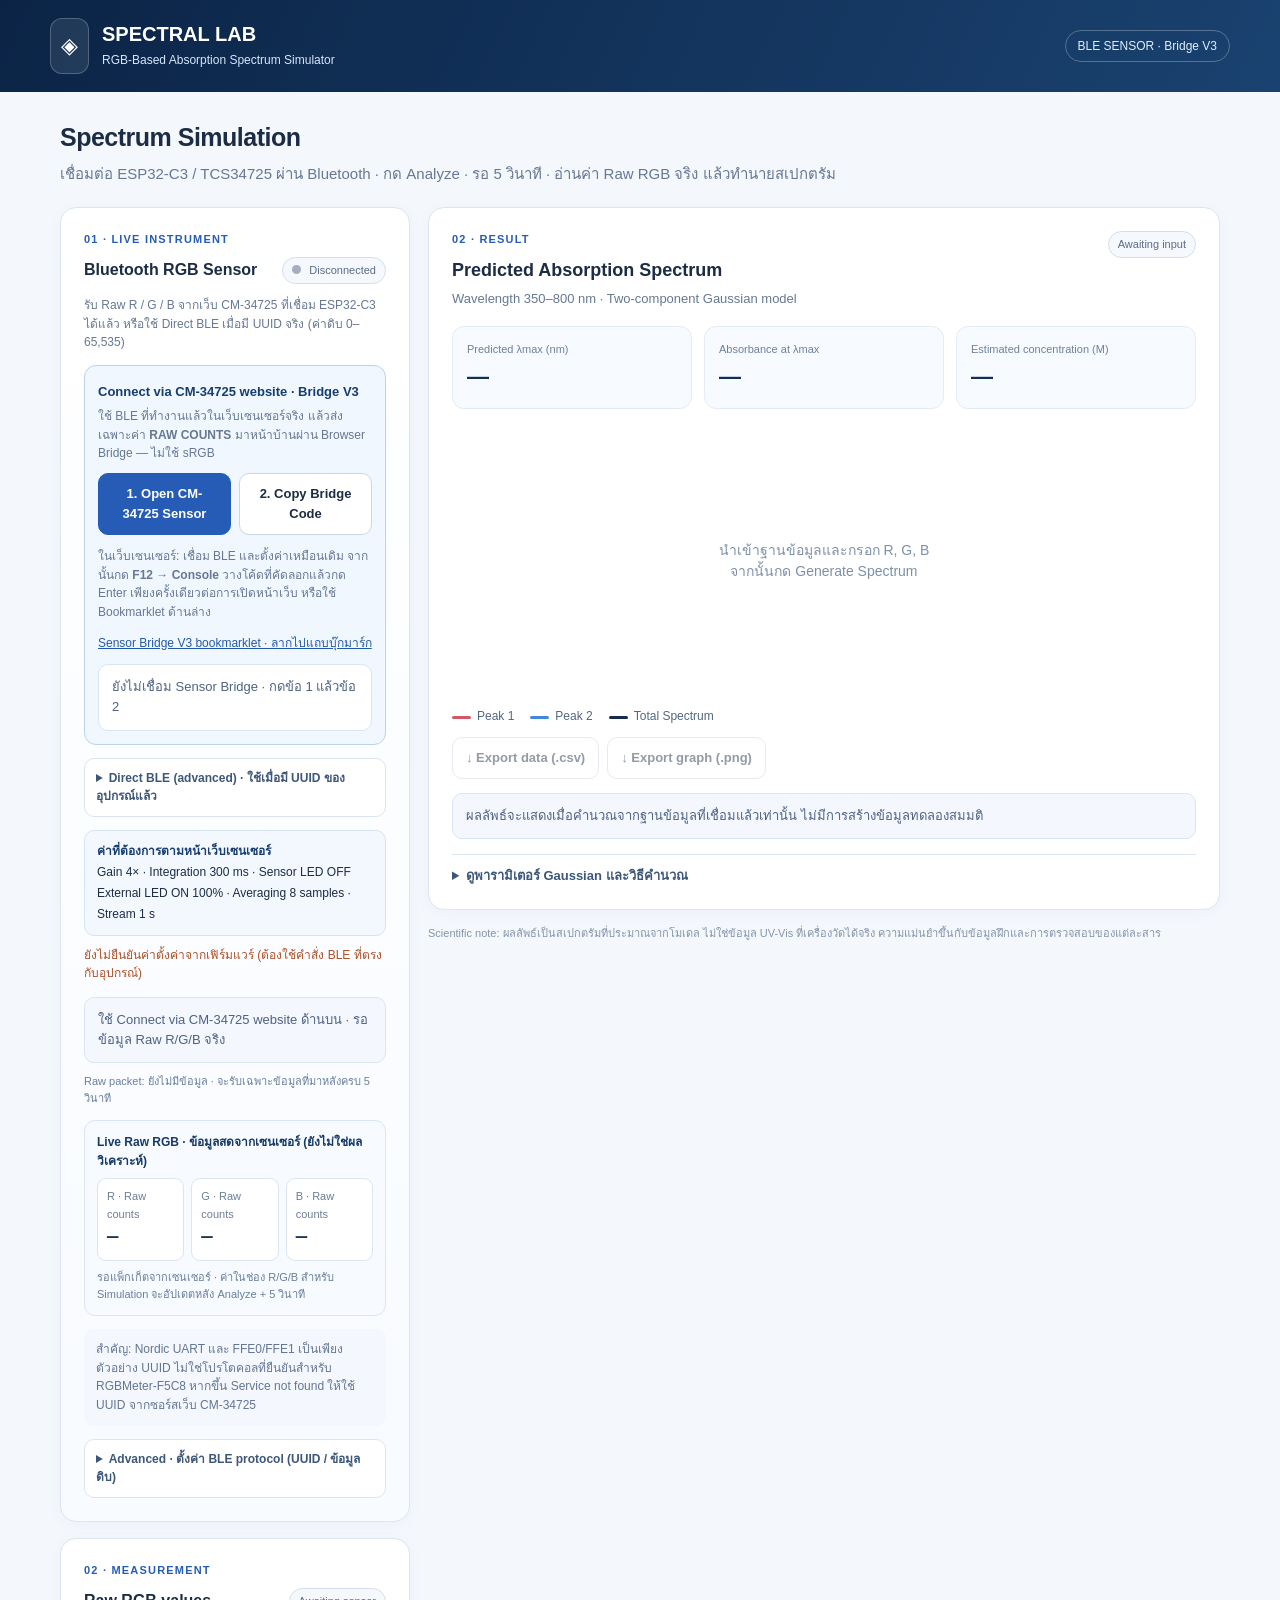
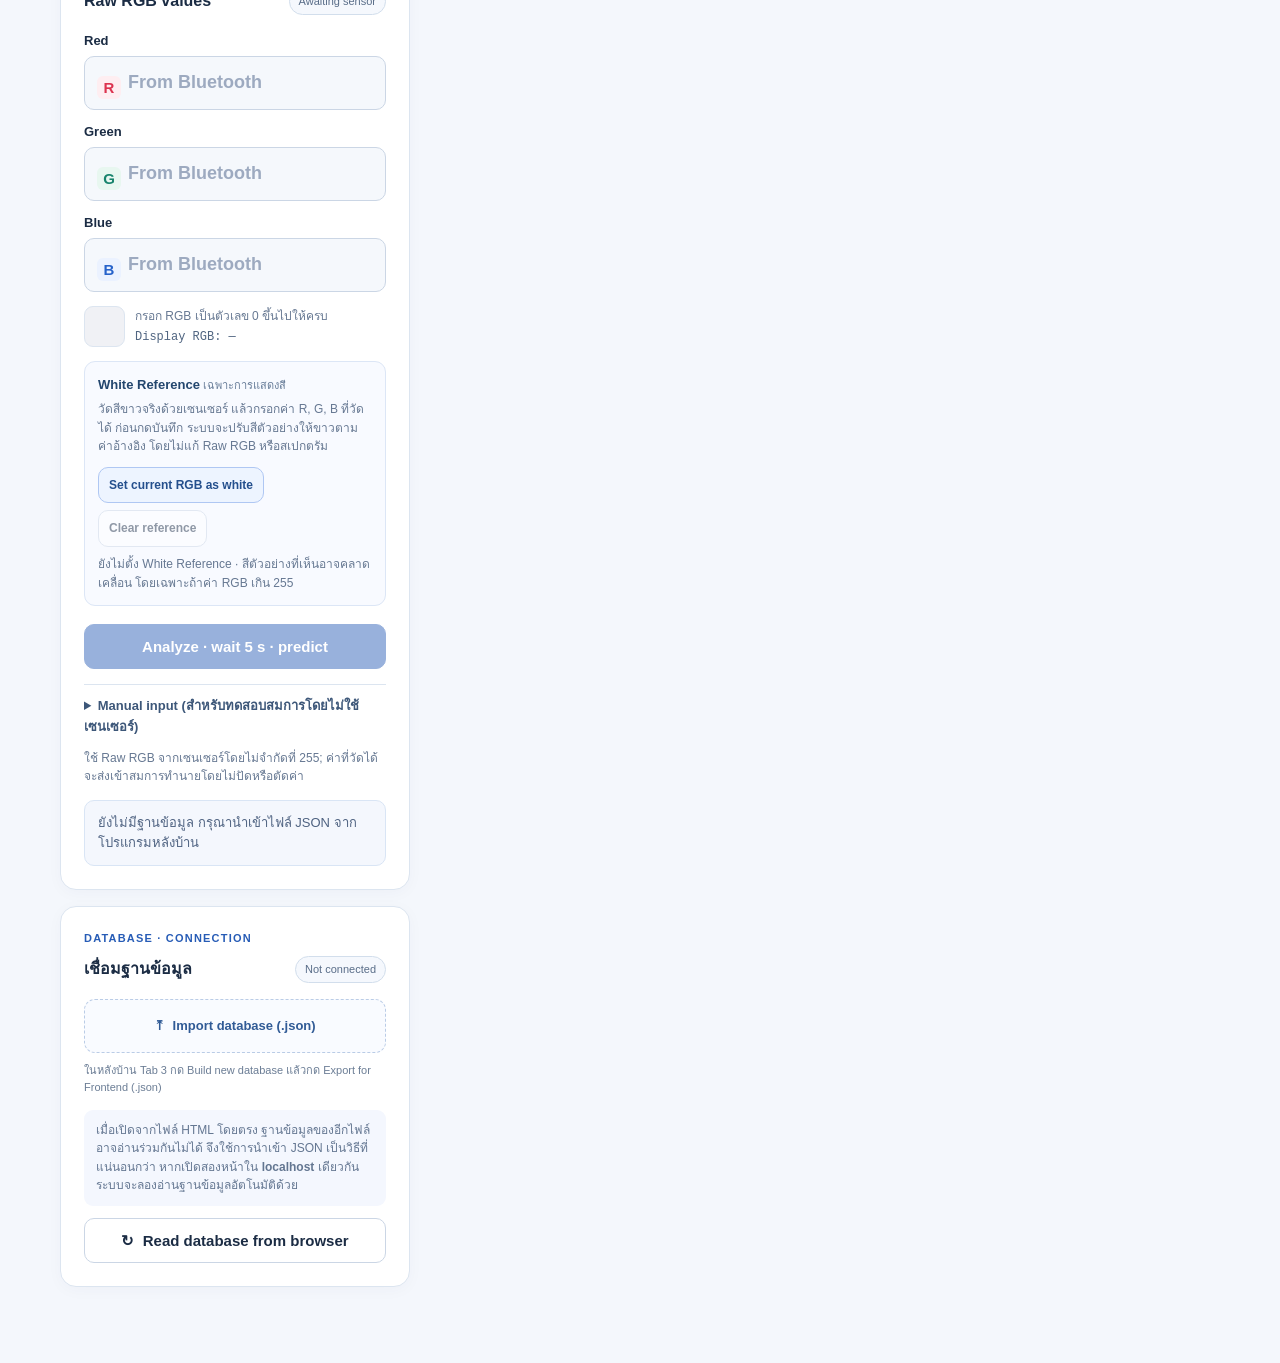
<file: BRIDGE_V3_FIVE_FRAMES.html>
<!DOCTYPE html>

<html lang="th">
<head>
<meta charset="utf-8"/>
<meta content="width=device-width, initial-scale=1" name="viewport"/>
<meta content="light" name="color-scheme"/>
<title>Spectral Lab — BLE RGB Sensor &amp; Spectrum Simulator</title>
<style>
:root{--navy:#112b50;--deep:#0c2344;--blue:#275cb6;--muted:#667892;--bg:#f4f7fc;--stroke:#dce5f0;--text:#1b2c44;--white:#fff}
*{box-sizing:border-box}[hidden]{display:none!important}html{scroll-behavior:smooth}body{margin:0;background:var(--bg);font:15px/1.55 "Segoe UI",Arial,sans-serif;color:var(--text)}
.topbar{background:linear-gradient(115deg,#0b2446,#1a4270);color:#fff;padding:18px max(22px,calc((100vw - 1180px)/2));display:flex;align-items:center;justify-content:space-between;gap:16px;flex-wrap:wrap}
.brand{display:flex;align-items:center;gap:13px}.brandicon{background:#ffffff18;border:1px solid #ffffff38;border-radius:12px;padding:10px;font-size:22px}.brand h1{font-size:20px;line-height:1.25;margin:0;font-weight:750}.brand small{color:#d8e6fa;font-size:12px}.headpill{border:1px solid #ffffff44;border-radius:22px;padding:6px 12px;color:#e0efff;font-size:12px}
main{max-width:1200px;margin:26px auto;padding:0 20px 50px}.intro{margin-bottom:22px}.intro h2{margin:0;font-size:25px;letter-spacing:-.5px}.intro p{margin:5px 0;color:var(--muted)}
.layout{display:grid;grid-template-columns:minmax(265px,350px) minmax(0,1fr);gap:18px;align-items:start}
.card{background:#fff;border:1px solid var(--stroke);border-radius:16px;box-shadow:0 3px 16px #10295108;padding:23px;min-width:0}.card + .card{margin-top:16px}.sectiontitle{display:flex;align-items:center;justify-content:space-between;gap:12px;margin-bottom:16px}.sectiontitle h3{font-size:16px;margin:0}.kicker{color:var(--blue);font-size:11px;font-weight:760;letter-spacing:1.2px;text-transform:uppercase;margin-bottom:9px}
label{display:block;font-size:13px;font-weight:650;margin-bottom:5px}input,select,button{font:inherit}input,select{width:100%;background:#fff;border:1px solid #cbd6e5;border-radius:10px;padding:12px 13px;color:var(--text);outline:none}input:focus,select:focus{border-color:var(--blue);box-shadow:0 0 0 3px #dbeafe}input::placeholder{color:#9daac0}.fields{display:grid;gap:12px}.rgbfield{position:relative}.rgbfield input{padding-left:43px;font-size:18px;font-weight:650}.letter{position:absolute;left:13px;bottom:11px;font-weight:760;border-radius:6px;width:24px;text-align:center;background:#edf1f8;color:#243d60}.letter.red{color:#dc334f;background:#feeef1}.letter.green{color:#17836c;background:#e8f7f0}.letter.blue{color:#2662ca;background:#ebf2ff}
button{border:1px solid #cbd6e5;padding:10px 13px;border-radius:10px;cursor:pointer;background:#fff;color:var(--text);font-weight:650}button:hover{border-color:#96afd5}button.primary{background:var(--blue);border-color:var(--blue);color:white}button.primary:hover{background:#204c99}button:disabled{opacity:.47;cursor:not-allowed}.full{width:100%}.small{font-size:12px;color:var(--muted)}.helper{padding:11px 12px;border-radius:9px;background:#f4f7fe;font-size:12px;color:#637691;margin-top:13px}.subrow{margin-bottom:15px}.softline{border:0;border-top:1px solid var(--stroke);margin:19px 0}.labelrow{display:flex;align-items:center;justify-content:space-between;gap:8px}.source{font-size:11px;color:#596d88;padding:4px 9px;border:1px solid #d2deec;border-radius:20px;background:#f5f8fd}.rgb-preview{display:flex;align-items:center;gap:10px;margin-top:14px}.swatch{width:41px;height:41px;border-radius:9px;border:1px solid var(--stroke);background:#f0f1f5;flex-shrink:0}.status{border-radius:10px;padding:12px 13px;font-size:13px;background:#f4f7fd;border:1px solid #d9e5f5;color:#4e6281;margin-top:14px;overflow-wrap:anywhere}.status.ok{background:#f1fbf8;border-color:#bde8d8;color:#17694e}.status.warn{background:#fff9ec;border-color:#f0dba8;color:#8b6014}.status.error{background:#fff1f1;border-color:#f4cece;color:#b22525}
.dropzone{position:relative;display:block;text-align:center;border:1.5px dashed #bacce6;border-radius:11px;background:#f9fbff;padding:16px 12px;cursor:pointer;font-size:13px;font-weight:650;color:#315b96}.dropzone:hover{background:#eff5ff}.dropzone input{position:absolute;opacity:0;inset:0;cursor:pointer}.importmeta{font-size:11px;color:#6b7d95;margin:9px 0 0}
.headline{display:flex;align-items:flex-start;justify-content:space-between;gap:10px;flex-wrap:wrap}.headline h3{font-size:18px;margin:0}.headline p{margin:4px 0 0;color:var(--muted);font-size:13px}.chart{width:100%;height:370px;display:block;border:1px solid #e1e9f4;border-radius:12px;background:#fff}.legend{display:flex;gap:16px;flex-wrap:wrap;margin:11px 0;color:#526783;font-size:12px}.legend i{display:inline-block;width:19px;height:3px;vertical-align:middle;margin-right:6px;border-radius:4px}.metrics{display:grid;grid-template-columns:repeat(3,minmax(0,1fr));gap:12px;margin:17px 0}.metric{background:#f7faff;border:1px solid #e3ebf6;border-radius:12px;padding:14px;min-width:0}.metric small{display:block;font-size:11px;color:#6e8199}.metric strong{display:block;font-size:22px;margin-top:2px;color:#142f55;overflow-wrap:anywhere}.actions{display:flex;flex-wrap:wrap;gap:8px}.actions button{font-size:13px}.muted{color:var(--muted)}details{margin-top:15px;border-top:1px solid var(--stroke);padding-top:11px}summary{cursor:pointer;color:#3d5779;font-size:13px;font-weight:650}.params{width:100%;border-collapse:collapse;font-size:12px;margin-top:10px}.params th,.params td{padding:8px 7px;border-bottom:1px solid #edf1f7;text-align:left;overflow-wrap:anywhere}.params th{color:#72839c}.empty{min-height:270px;display:grid;place-items:center;text-align:center;color:#7d90a9;font-size:14px}.faint{margin-top:15px;color:#8494aa;font-size:11px}
.preview-info{display:flex;flex-direction:column;gap:3px;min-width:0}.preview-values{font:12px/1.5 ui-monospace,Consolas,monospace;color:#506581;overflow-wrap:anywhere}.white-calibration{background:#f8faff;border:1px solid #dce6f6;border-radius:11px;padding:13px;margin-top:14px}.cal-title{font-weight:750;font-size:13px;color:#23466e}.cal-caption{font-weight:450;font-size:11px;color:#687d99}.cal-actions{display:flex;gap:7px;flex-wrap:wrap}.cal-actions button{font-size:12px;padding:8px 10px}.cal-actions button:first-child{background:#edf4ff;border-color:#afc7f3;color:#244f8d}.cal-status{margin-top:8px;overflow-wrap:anywhere}
@media(max-width:840px){.layout{grid-template-columns:1fr}.intro h2{font-size:22px}.card{padding:19px}.chart{height:330px}}@media(max-width:500px){.metrics{grid-template-columns:1fr 1fr}.metric:last-child{grid-column:1/-1}.metric strong{font-size:18px}.topbar{padding:16px 20px}}

.ble-card{background:linear-gradient(180deg,#fff,#f8fbff)}.ble-card .sectiontitle{margin-bottom:8px}
.ble-row{display:flex;align-items:center;gap:8px;flex-wrap:wrap}.ble-row button{flex:1;min-width:105px}
.ble-dot{display:inline-block;width:9px;height:9px;background:#a5afbf;border-radius:50%;margin-right:5px}.ble-dot.online{background:#08a56a}
.ble-target{border:1px solid #d6e4f3;background:#f3f8ff;border-radius:10px;padding:10px 12px;font-size:12px;line-height:1.75;margin:13px 0 10px}
.ble-target strong{color:#183e71}.ble-tiny{font-size:11px;color:#697f9b}.ble-progress{height:8px;border-radius:10px;background:#e5edf9;overflow:hidden;margin:12px 0 4px}.ble-progress div{height:100%;width:0;background:var(--blue);transition:width .2s}
.ble-details{border:1px solid #dce5f0;border-radius:10px;padding:10px 11px;margin-top:13px;background:white}.ble-details summary{font-size:12px}.ble-details label{font-size:12px;margin:9px 0 4px}.ble-details input,.ble-details select,.ble-details textarea{font:12px/1.5 ui-monospace,Consolas,monospace;width:100%;border:1px solid #cbd6e5;border-radius:7px;padding:7px;color:var(--text);background:white}.ble-details textarea{min-height:72px;resize:vertical}.ble-details .actions{margin-top:9px}
input[readonly]{background:#f5f8fc;color:#274360}.ble-no-source{color:#ac5127}
.live-rgb-wrap{border:1px solid #dae6f4;background:#f7faff;border-radius:11px;padding:12px;margin-top:13px}
.live-rgb-wrap .live-heading{font-size:12px;font-weight:750;margin-bottom:8px;color:#163a65}
.live-rgb-grid{display:grid;grid-template-columns:repeat(3,minmax(0,1fr));gap:7px}
.live-channel{background:white;border:1px solid #dce5f0;border-radius:9px;padding:9px;min-width:0}
.live-channel small{font-size:11px;display:block;color:#6d7e96}
.live-channel strong{font:700 19px/1.5 Consolas,ui-monospace,monospace;color:#1b3454;overflow-wrap:anywhere}
.live-rgb-wrap .ble-tiny{margin-top:8px}

.bridge-box{border:1px solid #b9d3ed;background:#f0f7ff;padding:13px;border-radius:12px;margin:13px 0}.bridge-box strong{font-size:13px;color:#173d6c}.bridge-box .actions button{flex:1}.bridge-box a{color:#2459a9;word-break:break-word}.bridge-box .status{margin-top:9px;background:#fff}
</style>
</head>
<body>
<header class="topbar"><div class="brand"><div aria-hidden="true" class="brandicon">◈</div><div><h1>SPECTRAL LAB</h1><small>RGB-Based Absorption Spectrum Simulator</small></div></div><span class="headpill">BLE SENSOR · Bridge V3</span></header>
<main>
<div class="intro"><h2>Spectrum Simulation</h2><p>เชื่อมต่อ ESP32-C3 / TCS34725 ผ่าน Bluetooth · กด Analyze · รอ 5 วินาที · อ่านค่า Raw RGB จริง แล้วทำนายสเปกตรัม</p></div>
<div class="layout">
<aside>
<section class="card ble-card" id="bleSection">
<div class="kicker">01 · Live instrument</div>
<div class="sectiontitle"><h3>Bluetooth RGB Sensor</h3><span class="source" id="bleBadge"><span class="ble-dot"></span> Disconnected</span></div>
<p class="small">รับ Raw R / G / B จากเว็บ CM-34725 ที่เชื่อม ESP32-C3 ได้แล้ว หรือใช้ Direct BLE เมื่อมี UUID จริง (ค่าดิบ 0–65,535)</p>
<div class="bridge-box">
<strong>Connect via CM-34725 website · Bridge V3</strong>
<p class="small" style="margin:5px 0 10px">ใช้ BLE ที่ทำงานแล้วในเว็บเซนเซอร์จริง แล้วส่งเฉพาะค่า <b>RAW COUNTS</b> มาหน้าบ้านผ่าน Browser Bridge — ไม่ใช้ sRGB</p>
<div class="actions"><button class="primary" id="bridgeOpen" type="button">1. Open CM-34725 Sensor</button><button id="bridgeCopy" type="button">2. Copy Bridge Code</button></div>
<p class="small">ในเว็บเซนเซอร์: เชื่อม BLE และตั้งค่าเหมือนเดิม จากนั้นกด <b>F12 → Console</b> วางโค้ดที่คัดลอกแล้วกด Enter เพียงครั้งเดียวต่อการเปิดหน้าเว็บ หรือใช้ Bookmarklet ด้านล่าง</p>
<p class="small"><a draggable="true" href="#" id="bridgeBookmarklet">Sensor Bridge V3 bookmarklet · ลากไปแถบบุ๊กมาร์ก</a></p>
<div aria-live="polite" class="status" id="bridgeStatus">ยังไม่เชื่อม Sensor Bridge · กดข้อ 1 แล้วข้อ 2</div>
</div>
<details class="ble-details"><summary>Direct BLE (advanced) · ใช้เมื่อมี UUID ของอุปกรณ์แล้ว</summary>
<p class="small">ช่องเชื่อมเดิมอาจไม่รับ Raw RGB หาก UUID ไม่ตรงกับเฟิร์มแวร์</p>
<div class="ble-row"><button id="connectBLE" type="button">Direct BLE Connect</button><button disabled="" id="disconnectBLE" type="button">Disconnect</button></div>
</details>
<div class="ble-target"><strong>ค่าที่ต้องการตามหน้าเว็บเซนเซอร์</strong><br/>Gain 4× · Integration 300 ms · Sensor LED OFF<br/>External LED ON 100% · Averaging 8 samples · Stream 1 s</div>
<div class="small ble-no-source" id="bleSettingsStatus">ยังไม่ยืนยันค่าตั้งค่าจากเฟิร์มแวร์ (ต้องใช้คำสั่ง BLE ที่ตรงกับอุปกรณ์)</div>
<div aria-live="polite" class="status" id="bleStatus" role="status">ใช้ Connect via CM-34725 website ด้านบน · รอข้อมูล Raw R/G/B จริง</div>
<div class="ble-progress" hidden="" id="waitProgress"><div id="waitFill"></div></div>
<div aria-live="polite" class="small" id="countdown"></div>
<div class="ble-tiny" id="rawPacketStatus" style="margin-top:10px;overflow-wrap:anywhere">Raw packet: ยังไม่มีข้อมูล · จะรับเฉพาะข้อมูลที่มาหลังครบ 5 วินาที</div>
<div aria-live="polite" class="live-rgb-wrap" id="liveRawCard">
<div class="live-heading">Live Raw RGB · ข้อมูลสดจากเซนเซอร์ (ยังไม่ใช่ผลวิเคราะห์)</div>
<div class="live-rgb-grid"><div class="live-channel"><small>R · Raw counts</small><strong id="liveR">—</strong></div><div class="live-channel"><small>G · Raw counts</small><strong id="liveG">—</strong></div><div class="live-channel"><small>B · Raw counts</small><strong id="liveB">—</strong></div></div>
<div class="ble-tiny" id="liveMeta">รอแพ็กเก็ตจากเซนเซอร์ · ค่าในช่อง R/G/B สำหรับ Simulation จะอัปเดตหลัง Analyze + 5 วินาที</div>
</div>
<div class="helper" id="bleTip">สำคัญ: Nordic UART และ FFE0/FFE1 เป็นเพียงตัวอย่าง UUID ไม่ใช่โปรโตคอลที่ยืนยันสำหรับ RGBMeter-F5C8 หากขึ้น Service not found ให้ใช้ UUID จากซอร์สเว็บ CM-34725</div>
<details class="ble-details" id="bleProtocolDetails">
<summary>Advanced · ตั้งค่า BLE protocol (UUID / ข้อมูลดิบ)</summary>
<p class="ble-tiny">UUID และคำสั่งของเว็บ CM-34725 ยังไม่ได้รับการยืนยัน พรีเซ็ตด้านล่างเป็นตัวเลือกทั่วไป ไม่ใช่การยืนยันว่าใช้กับเฟิร์มแวร์ของคุณได้</p>
<label for="blePreset">BLE protocol preset</label><select id="blePreset"><option value="nordic">Nordic UART (generic)</option><option value="hm10">FFE0/FFE1 (generic)</option><option value="custom">Custom UUIDs</option></select>
<label for="bleService">Service UUID</label><input autocomplete="off" id="bleService" spellcheck="false"/>
<label for="bleNotify">Notification / sensor-data characteristic UUID</label><input autocomplete="off" id="bleNotify" spellcheck="false"/>
<label for="bleWrite">Write / control characteristic UUID (optional)</label><input autocomplete="off" id="bleWrite" spellcheck="false"/>
<label for="bleFormat">Sensor packet format</label><select id="bleFormat"><option value="text">JSON / labelled text with raw R G B</option><option value="rgbc16">Binary 8 bytes, LE: R G B C</option><option value="crgb16">Binary 8 bytes, LE: C R G B</option></select>
<label for="bleCommands">คำสั่งตั้งค่า BLE ที่ยืนยันจากเฟิร์มแวร์แล้ว (1 คำสั่งต่อบรรทัด)</label><textarea id="bleCommands" placeholder="ไม่ใส่คำสั่งที่เดาไว้ เช่น ต้องใช้คำสั่งจริงจากซอร์สเว็บเซนเซอร์" spellcheck="false"></textarea>
<p class="ble-tiny">หากมีคำสั่งที่ถูกต้อง โปรแกรมจะส่งทุกครั้งหลังเชื่อมต่อและก่อนวิเคราะห์ แต่จะระบุว่า Requested เท่านั้นจนกว่าจะได้สถานะยืนยันกลับจากเฟิร์มแวร์</p>
<div class="actions"><button id="saveBLEProtocol" type="button">Save protocol locally</button><button id="exportBLELog" type="button">Export diagnostic JSON</button></div>
</details>
</section>
<section class="card">
<div class="kicker">02 · Measurement</div><div class="sectiontitle"><h3>Raw RGB values</h3><span class="source" id="rgbSource">Awaiting sensor</span></div>
<div class="subrow" hidden="" id="modelPicker"><label for="modelSelect">สารและฐานข้อมูล (Substance / Model)</label><select id="modelSelect"></select></div>
<div class="fields">
<div class="rgbfield"><label for="r">Red</label><span class="letter red">R</span><input id="r" inputmode="decimal" min="0" placeholder="From Bluetooth" readonly="" step="any" type="number"/></div>
<div class="rgbfield"><label for="g">Green</label><span class="letter green">G</span><input id="g" inputmode="decimal" min="0" placeholder="From Bluetooth" readonly="" step="any" type="number"/></div>
<div class="rgbfield"><label for="b">Blue</label><span class="letter blue">B</span><input id="b" inputmode="decimal" min="0" placeholder="From Bluetooth" readonly="" step="any" type="number"/></div>
</div>
<div class="rgb-preview"><div aria-label="ตัวอย่างสี" class="swatch" id="swatch"></div><div class="preview-info"><span class="small" id="swatchCaption">กรอกค่า RGB เพื่อแสดงตัวอย่างสี</span><span class="preview-values" id="previewValues">Display RGB: —</span></div></div>
<div aria-label="White reference for color preview" class="white-calibration">
<div class="cal-title">White Reference <span class="cal-caption">เฉพาะการแสดงสี</span></div>
<p class="small" style="margin:5px 0 11px">วัดสีขาวจริงด้วยเซนเซอร์ แล้วกรอกค่า R, G, B ที่วัดได้ ก่อนกดบันทึก ระบบจะปรับสีตัวอย่างให้ขาวตามค่าอ้างอิง โดยไม่แก้ Raw RGB หรือสเปกตรัม</p>
<div class="cal-actions"><button id="setWhite" type="button">Set current RGB as white</button><button disabled="" id="clearWhite" type="button">Clear reference</button></div>
<div aria-live="polite" class="small cal-status" id="whiteStatus" role="status">ยังไม่ตั้ง White Reference</div>
</div>
<button class="primary full" disabled="" id="simulate" style="margin-top:18px">Analyze · wait 5 s · predict</button>
<details><summary>Manual input (สำหรับทดสอบสมการโดยไม่ใช้เซนเซอร์)</summary><label style="margin-top:9px"><input id="manualMode" style="width:auto" type="checkbox"/> เปิดช่องกรอก RGB ด้วยตนเอง</label></details>
<p class="small">ใช้ Raw RGB จากเซนเซอร์โดยไม่จำกัดที่ 255; ค่าที่วัดได้จะส่งเข้าสมการทำนายโดยไม่ปัดหรือตัดค่า</p>
<div aria-live="polite" class="status" id="inputStatus" role="status">ยังไม่มีฐานข้อมูล กรุณานำเข้าไฟล์ JSON จากโปรแกรมหลังบ้าน</div>
</section>
<section class="card">
<div class="kicker">Database · Connection</div><div class="sectiontitle"><h3>เชื่อมฐานข้อมูล</h3><span class="source" id="dbSource">Not connected</span></div>
<label class="dropzone">⤒  Import database (.json)<input accept=".json,application/json" aria-label="นำเข้าฐานข้อมูล JSON จากหลังบ้าน" id="dbFile" type="file"/></label>
<p class="importmeta" id="dbInfo">ในหลังบ้าน Tab 3 กด Build new database แล้วกด Export for Frontend (.json)</p>
<div class="helper">เมื่อเปิดจากไฟล์ HTML โดยตรง ฐานข้อมูลของอีกไฟล์อาจอ่านร่วมกันไม่ได้ จึงใช้การนำเข้า JSON เป็นวิธีที่แน่นอนกว่า หากเปิดสองหน้าใน <b>localhost</b> เดียวกัน ระบบจะลองอ่านฐานข้อมูลอัตโนมัติด้วย</div>
<div style="margin-top:12px"><button class="full" id="refreshDb">↻  Read database from browser</button></div>
</section>
</aside>
<div>
<section class="card">
<div class="headline"><div><div class="kicker">02 · Result</div><h3>Predicted Absorption Spectrum</h3><p id="chartSub">Wavelength 350–800 nm · Two-component Gaussian model</p></div><span class="source" id="resultLabel">Awaiting input</span></div>
<div class="metrics"><div class="metric"><small>Predicted λmax (nm)</small><strong id="lambda">—</strong></div><div class="metric"><small>Absorbance at λmax</small><strong id="amax">—</strong></div><div class="metric"><small>Estimated concentration (M)</small><strong id="conc">—</strong></div></div>
<div class="empty" id="empty">นำเข้าฐานข้อมูลและกรอก R, G, B<br/>จากนั้นกด Generate Spectrum</div>
<canvas aria-label="กราฟสเปกตรัมจำลอง" class="chart" hidden="" id="chart"></canvas>
<div class="legend"><span><i style="background:#d45766"></i>Peak 1</span><span><i style="background:#4188d8"></i>Peak 2</span><span><i style="background:#162c4d"></i>Total Spectrum</span></div>
<div class="actions"><button disabled="" id="exportCSV">↓ Export data (.csv)</button><button disabled="" id="exportPNG">↓ Export graph (.png)</button></div>
<div aria-live="polite" class="status" id="resultStatus" role="status">ผลลัพธ์จะแสดงเมื่อคำนวณจากฐานข้อมูลที่เชื่อมแล้วเท่านั้น ไม่มีการสร้างข้อมูลทดลองสมมติ</div>
<details id="paramDetails"><summary>ดูพารามิเตอร์ Gaussian และวิธีคำนวณ</summary><div class="small" id="paramContent">ยังไม่มีผล</div></details>
</section>
<p class="faint">Scientific note: ผลลัพธ์เป็นสเปกตรัมที่ประมาณจากโมเดล ไม่ใช่ข้อมูล UV-Vis ที่เครื่องวัดได้จริง ความแม่นยำขึ้นกับข้อมูลฝึกและการตรวจสอบของแต่ละสาร</p>
</div>
</div>
</main>
<script>
"use strict";
const KEY="rgb_uvvis_simulation_database_snapshots_v1";
const IMPORT_KEY="spectral_lab_frontend_imported_snapshots_v1";
const WHITE_KEY="spectral_lab_frontend_white_preview_reference_v1";
const $=id=>document.getElementById(id);
let whiteReference=null; // Display calibration only; never applied to regression input.
let snapshots=[],entries=[],curve=[],lastParams=null,lastMeta=null,loadedFrom="";
const nfmt=(n,d=5)=>Number.isFinite(n)?Number(n.toPrecision(d)).toString():"—";
function setStatus(id,msg,type=""){$(id).textContent=msg;$(id).className="status"+(type?" "+type:"");}
function fail(msg){setStatus("inputStatus",msg,"error");setStatus("resultStatus",msg,"error");}
function finite(v){return typeof v==="number"&&Number.isFinite(v);}
function isValidModel(m){return m&&typeof m==="object"&&["linear","quadratic","exponential","logarithmic","power"].includes(m.type)&&Array.isArray(m.coef)&&Array.isArray(m.means)&&Array.isArray(m.scales)&&m.coef.length===m.means.length+1&&m.coef.length===m.scales.length+1&&m.coef.every(finite)&&m.means.every(finite)&&m.scales.every(x=>finite(x)&&x!==0);}
function validateSnapshots(list){
 if(!Array.isArray(list)||!list.length)throw Error("ไฟล์นี้ไม่มีฐานข้อมูล Simulation ที่บันทึกไว้");
 if(list.length>500)throw Error("มีจำนวนชุดฐานข้อมูลมากเกินไป");
 const usable=list.filter(s=>s&&typeof s==="object"&&Array.isArray(s.substances)&&s.substances.some(g=>g&&Array.isArray(g.params)&&g.params.some(p=>p.key==="H1")));
 if(!usable.length)throw Error("ไม่พบชุดข้อมูล H1/μ1/σ1 จากฐานข้อมูลหลังบ้าน");
 return usable;
}
function parseImport(input){
 let data=input;
 if(typeof data==="string")data=JSON.parse(data);
 if(Array.isArray(data))return validateSnapshots(data);
 if(data?.format==="spectral-lab-simulation-db"&&data.schemaVersion===1)return validateSnapshots(data.snapshots);
 if(Array.isArray(data?.simulationDatabases))return validateSnapshots(data.simulationDatabases);
 throw Error("ชนิดไฟล์ไม่ตรงกัน กรุณาใช้ Export for Frontend (.json) ในแท็บ Data base for Simulation ของหลังบ้าน (ไม่ใช่ Project JSON หรือ CSV)");
}
function populate(list,source){
 const next=validateSnapshots(list),old=$('modelSelect').value;
 const es=[];
 next.forEach((s,si)=>s.substances.forEach((g,gi)=>{if(g&&Array.isArray(g.params)&&g.params.length)es.push({id:`${si}:${gi}`,snapshot:s,substance:g});}));
 if(!es.length)throw Error("ไม่พบโมเดลสำหรับคำนวณ");
 snapshots=next;entries=es;loadedFrom=source;
 const sel=$('modelSelect');sel.replaceChildren();
 es.forEach((e,i)=>{const o=document.createElement('option');o.value=e.id;o.textContent=`${e.substance.compound||'Unnamed substance'} · ${e.snapshot.label||`Database ${i+1}`}`;sel.appendChild(o);});
 if(es.some(e=>e.id===old))sel.value=old; else sel.value=es[0].id;
 $('modelPicker').hidden=es.length===1;
 $('dbSource').textContent=source;
 $('dbInfo').textContent=`เชื่อมแล้ว ${next.length} ชุดฐานข้อมูล · ${es.length} โมเดลสำหรับสาร · ใช้เวอร์ชันที่บันทึกจากหลังบ้าน`;
 $('simulate').disabled=false;
 setStatus('inputStatus',`ฐานข้อมูลพร้อมแล้ว: ${es[0].substance.compound||'Unnamed substance'} · เชื่อม BLE แล้วกด Analyze`,'ok');
 clearResult();
}
function readBrowserDb(){
 try{const s=localStorage.getItem(KEY);return s?validateSnapshots(JSON.parse(s)):null;}catch(_){return null;}
}
function readImported(){try{const s=localStorage.getItem(IMPORT_KEY);return s?validateSnapshots(JSON.parse(s)):null;}catch(_){return null;}}
function clearResult(){curve=[];lastParams=null;lastMeta=null;$('chart').hidden=true;$('empty').hidden=false;$('resultLabel').textContent='Awaiting input';['lambda','amax','conc'].forEach(k=>$(k).textContent='—');$('exportCSV').disabled=true;$('exportPNG').disabled=true;$('paramContent').textContent='ยังไม่มีผล';setStatus('resultStatus','เชื่อมเซนเซอร์ กด Analyze และรับ Raw RGB หลังครบ 5 วินาที เพื่อสร้างสเปกตรัม');}
function selected(){return entries.find(e=>e.id===$('modelSelect').value)||null;}
function features(row,type){const {R,G,B}=row;
 if(type==='linear'||type==='exponential')return [R,G,B];
 if(type==='quadratic')return [R,G,B,R*R,G*G,B*B];
 if(type==='logarithmic'||type==='power')return R>0&&G>0&&B>0?[Math.log(R),Math.log(G),Math.log(B)]:null;
 return null;
}
// Exact transformation stored by the backend: normalized features, full coefficients.
function predictModel(m,row){if(!isValidModel(m))return NaN;const f=features(row,m.type);if(!f||f.length!==m.coef.length-1)return NaN;
 const latent=m.coef[0]+f.reduce((s,x,i)=>s+m.coef[i+1]*(x-m.means[i])/m.scales[i],0);
 const v=(m.type==='exponential'||m.type==='power')?Math.exp(latent):latent;return Number.isFinite(v)?v:NaN;
}
// Support historical, linear-only saved databases whose unrounded models are absent.
function parseLegacy(p,row){const {R,G,B}=row;
 if(p?.model){return predictModel(p.model,row);}
 if(p?.method==='Mean'){const s=String(p.expression??'').replace(/[−–]/g,'-').trim();const parsed=Number(s);if(s&&finite(parsed))return parsed;const v=Number(p.mean);return p.mean!==null&&p.mean!==undefined&&p.mean!==''&&finite(v)?v:NaN;}
 const expr=String(p?.expression??'').replace(/[−–]/g,'-').replace(/ŷ\s*=|y\s*=/gi,'').replace(/\s+/g,'');
 const tokens=expr.match(/[+-]?(?:\d+(?:\.\d*)?|\.\d+)(?:e[+-]?\d+)?[RGB]?/gi);
 if(!tokens||tokens.join('')!==expr)return NaN;
 let out=0;
 for(const tk of tokens){const m=tk.match(/^([+-]?(?:\d+(?:\.\d*)?|\.\d+)(?:e[+-]?\d+)?)([RGB])?$/i);if(!m)return NaN;const v=(m[2]||'').toUpperCase();out+=Number(m[1])*(v==='R'?R:v==='G'?G:v==='B'?B:1);}
 return finite(out)?out:NaN;
}
function parameters(substance,row){
 const byKey=Object.fromEntries(substance.params.map(p=>[p.key,p]));
 const get=k=>byKey[k]?parseLegacy(byKey[k],row):NaN;
 const rawBaseline=byKey.baseline?get('baseline'):0;
 const r={baseline:finite(rawBaseline)?Math.max(0,rawBaseline):0,baselineRaw:rawBaseline,baselineClamped:finite(rawBaseline)&&rawBaseline<0,H1:get('H1'),mu1:get('mu1'),sigma1:get('sigma1'),H2:get('H2'),mu2:get('mu2'),sigma2:get('sigma2'),methods:{}};
 for(const k of ['baseline','H1','mu1','sigma1','H2','mu2','sigma2'])r.methods[k]=byKey[k]?.method||'Not recorded';
 r.ok1=[r.H1,r.mu1,r.sigma1].every(finite)&&r.H1>=0&&r.sigma1>0;
 r.ok2=[r.H2,r.mu2,r.sigma2].every(finite)&&r.H2>=0&&r.sigma2>0;
 return r;
}
function getInputs(){const vals=['r','g','b'].map(id=>$(id).value.trim());if(vals.some(v=>v===''))throw Error('กรุณากรอกค่า R, G และ B ให้ครบ');const q=vals.map(Number);
 if(!q.every(v=>finite(v)&&v>=0))throw Error('RGB ต้องเป็นตัวเลขตั้งแต่ 0 ขึ้นไป และมีค่าจำกัดทางคณิตศาสตร์');return {R:q[0],G:q[1],B:q[2]};}
function readRGBFields(){
 const words=['r','g','b'].map(id=>$(id).value.trim());
 if(words.some(v=>v===''))return null;
 const values=words.map(Number);
 return values.every(v=>finite(v)&&v>=0)?values:null;
}
function clampByte(value){return Math.max(0,Math.min(255,Math.round(value)));}
function updateWhiteStatus(){
 $('clearWhite').disabled=!whiteReference;
 $('whiteStatus').textContent=whiteReference
  ?`White Reference (raw): R=${whiteReference.R}, G=${whiteReference.G}, B=${whiteReference.B} · ใช้ปรับสีตัวอย่างเท่านั้น`
  :'ยังไม่ตั้ง White Reference · สีตัวอย่างที่เห็นอาจคลาดเคลื่อน โดยเฉพาะถ้าค่า RGB เกิน 255';
}
function updateSwatch(){
 const vals=readRGBFields(),caption=$('swatchCaption'),preview=$('previewValues');
 if(!vals){
  caption.textContent='กรอก RGB เป็นตัวเลข 0 ขึ้นไปให้ครบ';
  preview.textContent='Display RGB: —';
  $('swatch').style.background='#f0f1f5';return;
 }
 // White calibration adjusts ONLY the 8-bit CSS color swatch.
 // Raw values in #r, #g, #b remain unchanged for regression and simulation.
 const display=whiteReference
  ?vals.map((v,i)=>clampByte(255*v/[whiteReference.R,whiteReference.G,whiteReference.B][i]))
  :vals.map(clampByte);
 $('swatch').style.background=`rgb(${display.join(',')})`;
 const hex='#'+display.map(v=>v.toString(16).padStart(2,'0')).join('').toUpperCase();
 preview.textContent=`Display RGB: (${display.join(', ')}) · ${hex}`;
 caption.textContent=whiteReference
  ?'Preview ปรับเทียบกับ White Reference (Raw RGB ไม่เปลี่ยน)'
  :vals.some(v=>v>255)?'Preview ยังไม่ Calibrate; ค่าเกิน 255 ถูกจำกัดเฉพาะสีที่แสดง':'Preview RGB 8-bit (ยังไม่ Calibrate)';
 $('swatch').setAttribute('aria-label',caption.textContent);
}
function saveWhiteReference(){
 const v=readRGBFields();
 if(!v||v.some(x=>x<=0)){
  setStatus('inputStatus','ต้องกรอกค่า R, G, B ที่วัดจากสีขาวจริงและทุกช่องต้องมากกว่า 0 ก่อนตั้ง White Reference','error');
  return;
 }
 whiteReference={R:v[0],G:v[1],B:v[2]};
 try{localStorage.setItem(WHITE_KEY,JSON.stringify(whiteReference));}
 catch(_){setStatus('inputStatus','บันทึก White Reference ในหน้าเว็บแล้ว แต่เบราว์เซอร์ไม่อนุญาตให้จำหลังปิดหน้า','warn');}
 updateWhiteStatus();updateSwatch();
}
function clearWhiteReference(){
 whiteReference=null;
 try{localStorage.removeItem(WHITE_KEY);}catch(_){}
 updateWhiteStatus();updateSwatch();
}
function loadWhiteReference(){
 try{
  const data=JSON.parse(localStorage.getItem(WHITE_KEY)||'null');
  if(data&&[data.R,data.G,data.B].every(v=>finite(v)&&v>0))whiteReference=data;
 }catch(_){whiteReference=null;}
 updateWhiteStatus();updateSwatch();
}
function modelRanges(g,row){const a=(g.rows||[]).filter(p=>['R','G','B'].every(k=>p[k]!==null&&p[k]!==''&&Number.isFinite(Number(p[k]))));
 return ['R','G','B'].filter(k=>a.length&&(row[k]<Math.min(...a.map(x=>Number(x[k])))||row[k]>Math.max(...a.map(x=>Number(x[k])))));
}
function gaussian(H,mu,sigma,wl,valid){return valid?H*Math.exp(-0.5*((wl-mu)/sigma)**2):0;}
function run(){
 try{
  const e=selected();if(!e)throw Error('กรุณาเชื่อมฐานข้อมูลก่อน');const rgb=getInputs(),p=parameters(e.substance,rgb);
  if(!p.ok1&&!p.ok2)throw Error('โมเดลนี้ไม่มี peak ที่คำนวณได้ตามเงื่อนไข H ≥ 0, σ > 0');
  curve=[];for(let wl=350;wl<=800;wl++){const peak1=gaussian(p.H1,p.mu1,p.sigma1,wl,p.ok1),peak2=gaussian(p.H2,p.mu2,p.sigma2,wl,p.ok2);curve.push({wavelength:wl,peak1,peak2,baseline:p.baseline,combined:peak1+peak2+p.baseline});}
  const at=wl=>p.baseline+gaussian(p.H1,p.mu1,p.sigma1,wl,p.ok1)+gaussian(p.H2,p.mu2,p.sigma2,wl,p.ok2);
  let peak=curve.reduce((a,b)=>a.combined>=b.combined?a:b);
  // Same high-resolution maximum search as the original backend, without changing the output grid.
  const fineStep=Math.min(0.05,Math.max(450/200000,0.001));
  for(let x=350;x<=800+1e-7;x+=fineStep){const y=at(x);if(y>peak.combined)peak={wavelength:x,combined:y};}
  $('lambda').textContent=nfmt(peak.wavelength,7);$('amax').textContent=nfmt(peak.combined,8);
  const cal=e.substance.calibration;let conc=NaN;
  if(cal&&Number.isFinite(Number(cal.slope))&&Math.abs(Number(cal.slope))>1e-15&&Number.isFinite(Number(cal.intercept)))conc=(peak.combined-Number(cal.intercept))/Number(cal.slope);
  $('conc').textContent=finite(conc)?nfmt(conc,8):'N/A';
  $('chartSub').textContent=`${e.substance.compound||'Substance'} · 350–800 nm · Baseline + Gaussian peaks`;
  $('resultLabel').textContent='Model estimate';$('empty').hidden=true;$('chart').hidden=false;
  $('exportCSV').disabled=false;$('exportPNG').disabled=false;
  lastParams=p;lastMeta={e,rgb,peak,conc};
  renderParameters(p,e.substance);
  const warnings=[];
  const outside=modelRanges(e.substance,rgb);if(outside.length)warnings.push(`RGB ช่อง ${outside.join(', ')} อยู่นอกช่วงข้อมูลฝึก เป็น Extrapolation`);
  if(p.baselineClamped)warnings.push(`ค่าที่ทำนายของ Baseline (${nfmt(p.baselineRaw)}) ต่ำกว่า 0 จึงใช้ Baseline 0 ในกราฟ`);
  if(!p.ok1||!p.ok2)warnings.push(`Peak ${!p.ok1?'1':''}${!p.ok1&&!p.ok2?' และ ':''}${!p.ok2?'2':''} คำนวณไม่ได้และไม่แสดงในกราฟ`);
  const paramList=(e.substance.params||[]);if(paramList.some(x=>x.method==='Mean'))warnings.push('พารามิเตอร์บางตัวใช้ค่าเฉลี่ย Mean แทนสมการ RGB');
  if(paramList.some(x=>x.model&&x.modelNote&&/exploratory|สำรวจ|ยังไม่ผ่าน|ไม่พอ/i.test(x.modelNote)))warnings.push('อย่างน้อยหนึ่งโมเดลยังไม่ผ่านการตรวจสอบ LOCO CV ตามที่หลังบ้านรายงาน');
  setStatus('resultStatus',warnings.length?warnings.join(' · '):'จำลองสำเร็จจากสมการในฐานข้อมูลจริง (ไม่ใช่ UV-Vis ที่วัดจริง)',warnings.length?'warn':'ok');
  setStatus('inputStatus',`คำนวณแล้วด้วย RGB = (${rgb.R}, ${rgb.G}, ${rgb.B})`,'ok');drawChart();
 }catch(err){clearResult();fail(err.message);}
}
function renderParameters(p,s){
 const cont=$('paramContent');cont.replaceChildren();const t=document.createElement('table');t.className='params';
 const h=document.createElement('tr');['Parameter','Value used','Method'].forEach(z=>{const th=document.createElement('th');th.textContent=z;h.appendChild(th);});t.appendChild(h);
 [['Baseline','baseline'],['H1','H1'],['μ1','mu1'],['σ1','sigma1'],['H2','H2'],['μ2','mu2'],['σ2','sigma2']].forEach(([title,k])=>{const tr=document.createElement('tr');[title,nfmt(p[k],10),p.methods[k]].forEach(v=>{const td=document.createElement('td');td.textContent=v;tr.appendChild(td);});t.appendChild(tr);});cont.appendChild(t);
 const t2=document.createElement('p');t2.textContent='สมการจากฐานข้อมูล: '+String(s.equation||'ไม่มีสมการที่บันทึกไว้');t2.style.overflowWrap='anywhere';cont.appendChild(t2);
}
function drawChart(){
 if(!curve.length||$('chart').hidden)return;const canvas=$('chart');const box=canvas.getBoundingClientRect(),w=Math.max(400,box.width),h=Math.max(300,box.height),dpr=Math.min(2,window.devicePixelRatio||1);
 canvas.width=Math.round(w*dpr);canvas.height=Math.round(h*dpr);const c=canvas.getContext('2d');c.setTransform(dpr,0,0,dpr,0,0);
 const m={left:72,right:22,top:24,bottom:60},pw=w-m.left-m.right,ph=h-m.top-m.bottom;
 c.fillStyle='#fff';c.fillRect(0,0,w,h);
 const ymax=Math.max(1e-10,...curve.map(x=>x.combined))*1.12;
 const X=wl=>m.left+(wl-350)/450*pw,Y=v=>m.top+ph-v/ymax*ph;
 c.font='12px Segoe UI, Arial';c.textBaseline='middle';
 for(let i=0;i<=5;i++){const val=ymax*i/5,y=Y(val);c.strokeStyle='#e6edf6';c.lineWidth=1;c.beginPath();c.moveTo(m.left,y);c.lineTo(w-m.right,y);c.stroke();c.fillStyle='#71819a';c.textAlign='right';c.fillText(nfmt(val,3),m.left-9,y);}
 for(let i=0;i<=5;i++){const wl=350+450*i/5,x=X(wl);c.strokeStyle='#eef2f8';c.beginPath();c.moveTo(x,m.top);c.lineTo(x,m.top+ph);c.stroke();c.fillStyle='#71819a';c.textAlign='center';c.fillText(String(wl),x,h-m.bottom+20);}
 c.strokeStyle='#8799b1';c.beginPath();c.moveTo(m.left,m.top);c.lineTo(m.left,m.top+ph);c.lineTo(w-m.right,m.top+ph);c.stroke();
 [['peak1','#d45766',1.6],['peak2','#4188d8',1.6],['combined','#162c4d',2.7]].forEach(([key,col,thick])=>{c.beginPath();c.strokeStyle=col;c.lineWidth=thick;curve.forEach((v,i)=>{const x=X(v.wavelength),y=Y(v[key]);if(i===0)c.moveTo(x,y);else c.lineTo(x,y);});c.stroke();});
 c.textAlign='center';c.fillStyle='#405875';c.font='13px Segoe UI,Arial';c.fillText('Wavelength (nm)',m.left+pw/2,h-16);
 c.save();c.translate(19,m.top+ph/2);c.rotate(-Math.PI/2);c.fillText('Absorbance (a.u.)',0,0);c.restore();
}
function download(blob,name){const u=URL.createObjectURL(blob),a=document.createElement('a');a.href=u;a.download=name;document.body.appendChild(a);a.click();a.remove();setTimeout(()=>URL.revokeObjectURL(u),1500);}
function exportCSV(){if(!curve.length)return;const lines=['Wavelength_nm,Peak1,Peak2,Baseline,Predicted_Total_Absorbance',...curve.map(d=>[d.wavelength,d.peak1,d.peak2,d.baseline,d.combined].join(','))];download(new Blob([lines.join('\r\n')],{type:'text/csv;charset=utf-8'}),'Predicted_RGB_Spectrum.csv');}
function exportPNG(){if(!curve.length)return;drawChart();$('chart').toBlob(b=>{if(b)download(b,'Predicted_RGB_Spectrum.png');else setStatus('resultStatus','ไม่สามารถสร้างภาพ PNG ได้','error');},'image/png');}
$('dbFile').addEventListener('change',async e=>{
 const file=e.target.files?.[0];if(!file)return;
 try{if(file.size>20*1024*1024)throw Error('ไฟล์มีขนาดเกิน 20 MB');const parsed=parseImport(await file.text());populate(parsed,'Imported JSON');
  try{localStorage.setItem(IMPORT_KEY,JSON.stringify(parsed));}catch(_){setStatus('inputStatus','นำเข้าฐานข้อมูลสำเร็จ แต่เบราว์เซอร์ไม่อนุญาตให้จำไว้หลังปิดหน้าเว็บ','warn');}
 }catch(err){setStatus('inputStatus','นำเข้าไม่ได้: '+err.message,'error');}finally{e.target.value='';}
});
$('refreshDb').addEventListener('click',()=>{const data=readBrowserDb();if(!data){setStatus('inputStatus','ไม่พบฐานข้อมูลจากหลังบ้านในพื้นที่จัดเก็บเดียวกัน โปรดนำเข้า JSON','warn');return;}populate(data,'Same-origin browser storage');});
$('simulate').addEventListener('click',analyzeFromSensor);
$('setWhite').addEventListener('click',saveWhiteReference);
$('clearWhite').addEventListener('click',clearWhiteReference);
loadWhiteReference();
$('modelSelect').addEventListener('change',()=>{clearResult();const e=selected();if(e)setStatus('inputStatus',`เลือกสาร ${e.substance.compound||'Unnamed'} แล้ว กรุณากด Generate Spectrum`,'ok');});
['r','g','b'].forEach(k=>{$(k).addEventListener('input',()=>{updateSwatch();if(curve.length)clearResult();});$(k).addEventListener('keydown',e=>{if(e.key==='Enter'&&$('manualMode').checked)analyzeFromSensor();});});
$('exportCSV').addEventListener('click',exportCSV);$('exportPNG').addEventListener('click',exportPNG);
window.addEventListener('resize',()=>{if(curve.length)drawChart();});
try{const shared=readBrowserDb(),imported=readImported();if(shared)populate(shared,'Same-origin browser storage');else if(imported)populate(imported,'Previous JSON import');}catch(err){setStatus('inputStatus','อ่านฐานข้อมูลไม่ได้: '+err.message,'error');}

// BLE adapter: NO simulated measurements, NO guessed firmware commands.
const BLE_STORAGE='spectral_lab_ble_protocol_v1';
const BLE_PRESETS={
 nordic:{service:'6e400001-b5a3-f393-e0a9-e50e24dcca9e',notify:'6e400003-b5a3-f393-e0a9-e50e24dcca9e',write:'6e400002-b5a3-f393-e0a9-e50e24dcca9e'},
 hm10:{service:'0000ffe0-0000-1000-8000-00805f9b34fb',notify:'0000ffe1-0000-1000-8000-00805f9b34fb',write:'0000ffe1-0000-1000-8000-00805f9b34fb'}
};
let bleDevice=null,bleServer=null,bleNotifyChar=null,bleWriteChar=null;
let bleMeasurements=[],bleDiagnostics=[],bleWaiter=null,bleConnecting=false,bleBusy=false,blePacketNumber=0;
let lastSensorRaw=null,bleTextBuffer='';
let bleReadTimer=null,bleReading=false;

const textEncoder=new TextEncoder(),textDecoder=new TextDecoder();
const delay=ms=>new Promise(resolve=>setTimeout(resolve,ms));
function diagnostic(type,data){bleDiagnostics.push({time:new Date().toISOString(),type,data});if(bleDiagnostics.length>250)bleDiagnostics.shift();}
function bleConnected(){return !!(bleDevice?.gatt?.connected&&bleServer?.connected&&bleNotifyChar);}
function bleInterface(){const yes=bleConnected();$('connectBLE').disabled=yes||bleConnecting||bleBusy;$('disconnectBLE').disabled=!yes||bleBusy;
 $('bleBadge').innerHTML=`<span class="ble-dot ${yes?'online':''}"></span> ${yes?'Connected':'Disconnected'}`;
 $('rgbSource').textContent=$('manualMode').checked?'Manual (QA)':yes?'Bluetooth · raw':'Awaiting sensor';}
function standardUuid(raw){const s=String(raw||'').trim().toLowerCase();if(!s)return '';
 if(/^[0-9a-f]{4}$/.test(s))return `0000${s}-0000-1000-8000-00805f9b34fb`;
 if(/^[0-9a-f]{8}$/.test(s))return `${s}-0000-1000-8000-00805f9b34fb`;
 if(/^[0-9a-f]{8}-[0-9a-f]{4}-[0-9a-f]{4}-[0-9a-f]{4}-[0-9a-f]{12}$/.test(s))return s;
 throw Error('UUID ไม่ถูกต้อง: ต้องเป็น 4/8 หลัก hex หรือ UUID 128-bit');
}
function protocol(){return {preset:$('blePreset').value,service:standardUuid($('bleService').value),notify:standardUuid($('bleNotify').value),write:standardUuid($('bleWrite').value),format:$('bleFormat').value,commands:$('bleCommands').value.trim()};}
function applyBLEPreset(name){if(name==='custom')return;const p=BLE_PRESETS[name];if(!p)return;for(const [k,v] of Object.entries(p))$('ble'+k[0].toUpperCase()+k.slice(1)).value=v;}
function saveBLEProtocol(){try{localStorage.setItem(BLE_STORAGE,JSON.stringify(protocol()));setStatus('bleStatus','บันทึกโปรโตคอลแล้ว (ยังไม่ได้ยืนยันว่า UUID/คำสั่งตรงกับเฟิร์มแวร์)','warn');}catch(err){setStatus('bleStatus','บันทึกโปรโตคอลไม่ได้: '+err.message,'error');}}
function restoreBLEProtocol(){applyBLEPreset('nordic');try{const saved=JSON.parse(localStorage.getItem(BLE_STORAGE)||'null');if(!saved)return;
 if(['nordic','hm10','custom'].includes(saved.preset))$('blePreset').value=saved.preset;
 for(const k of ['service','notify','write','format','commands'])if(typeof saved[k]==='string')$('ble'+k[0].toUpperCase()+k.slice(1)).value=saved[k];
 }catch(_){}}
function bleDisconnection(){if(bleReadTimer){clearInterval(bleReadTimer);bleReadTimer=null;}bleNotifyChar=null;bleWriteChar=null;bleServer=null;lastSensorRaw=null;
 if(bleWaiter){bleWaiter.reject(Error('Bluetooth หลุดระหว่างรอข้อมูล'));bleWaiter=null;}
 if(bleBusy){bleBusy=false;$('waitProgress').hidden=true;$('countdown').textContent='';}
 bleInterface();setStatus('bleStatus','Bluetooth disconnected · ต้องเชื่อมใหม่ก่อนวิเคราะห์','warn');diagnostic('disconnect',bleDevice?.name||'unknown');}
async function connectBluetooth(){
 if(!navigator.bluetooth){setStatus('bleStatus','Chrome ไม่รองรับ Web Bluetooth ในบริบทนี้: เปิดผ่าน http://localhost:8000 หรือ HTTPS บน Chrome แล้วลองใหม่','error');return;}
 if(bleConnecting||bleConnected())return;
 let p;try{p=protocol();if(!p.service||!p.notify)throw Error('ต้องมี Service UUID และ Notification UUID');}catch(err){setStatus('bleStatus',err.message,'error');$('bleProtocolDetails').open=true;return;}
 bleConnecting=true;bleInterface();setStatus('bleStatus','เลือกอุปกรณ์ Bluetooth ESP32-C3 ในหน้าต่างของ Chrome','');
 try{
  // Call requestDevice synchronously from the click handler before another await.
  const device=await navigator.bluetooth.requestDevice({acceptAllDevices:true,optionalServices:[p.service]});
  bleDevice=device;device.addEventListener('gattserverdisconnected',bleDisconnection);
  const server=await device.gatt.connect(),service=await server.getPrimaryService(p.service);
  const notify=await service.getCharacteristic(p.notify);
  let write=null;if(p.write){try{write=await service.getCharacteristic(p.write);}catch(err){diagnostic('write_characteristic_missing',err.message);}}
  if(!notify.properties.notify&&!notify.properties.indicate&&!notify.properties.read)throw Error('Characteristic นี้ไม่มี notify/indicate/read จึงไม่สามารถเก็บ Raw RGB');
  if(notify.properties.notify||notify.properties.indicate){await notify.startNotifications();notify.addEventListener('characteristicvaluechanged',onBLENotification);}
  else if(notify.properties.read){diagnostic('read_only','No notifications; polling readValue every 1.2 s; data freshness cannot be guaranteed');}

  bleServer=server;bleNotifyChar=notify;bleWriteChar=write;
  if(!notify.properties.notify&&!notify.properties.indicate&&notify.properties.read){
    // Diagnostic-only fallback; this may read a cached characteristic value.
    bleReadTimer=setInterval(async()=>{
      if(!bleConnected()||bleReading)return;
      bleReading=true;
      try{const v=await notify.readValue();consumePacket(v,'read-poll-cached-possible');}
      catch(err){diagnostic('read_error',err.message);}
      finally{bleReading=false;}
    },1200);
  }

  diagnostic('connect',{name:device.name||'',id:device.id,service:p.service,notify:p.notify,write:p.write,properties:{notify:notify.properties.notify,read:notify.properties.read,write:write?.properties.write||false}});
  setStatus('bleStatus',`เชื่อม GATT กับ ${device.name||'BLE sensor'} แล้ว · ยังต้องรอ Raw RGB จาก characteristic ที่ตรงกับเฟิร์มแวร์`, 'ok');
  if(p.commands){await writeConfiguration(p);}
  else $('bleSettingsStatus').textContent='เชื่อมแล้ว แต่ไม่ได้ส่งคำสั่งตั้งค่าฮาร์ดแวร์ · ต้องตรวจว่า Gain 4× / 300 ms / LED 100% / AVG 8 ตรงกับอุปกรณ์';
 }catch(err){
  diagnostic('connection_error',{message:err.message,name:err.name,attemptedService:p.service,attemptedCharacteristic:p.notify});
  let reason=err.message;
  if(/service|characteristic|not found|not supported/i.test(reason))reason+=' · มีแนวโน้มว่า UUID ใน Advanced ไม่ตรงกับเซนเซอร์ RGBMeter-F5C8 (ค่าเริ่มต้นเป็น generic ไม่ใช่ค่าที่ตรวจยืนยัน)';
  setStatus('bleStatus','รับข้อมูลไม่ได้: '+reason+' · ดาวน์โหลด Diagnostic เพื่อตรวจต่อ','error');
  $('bleProtocolDetails').open=true;
  if(bleDevice?.gatt?.connected)bleDevice.gatt.disconnect();
 }
 finally{bleConnecting=false;bleInterface();}
}
async function writeConfiguration(p){
 if(!p.commands){$('bleSettingsStatus').textContent='ไม่มีคำสั่งตั้งค่าจริงที่ยืนยันจากเฟิร์มแวร์';return;}
 if(!bleWriteChar)throw Error('มีคำสั่งตั้งค่า แต่ไม่พบ Write characteristic ของอุปกรณ์');
 const lines=p.commands.split(/\r?\n/).map(s=>s.trim()).filter(Boolean);
 for(const line of lines){if(line.length>256)throw Error('คำสั่ง BLE ยาวเกินกำหนด');
  const bytes=textEncoder.encode(line+'\n');if(bleWriteChar.properties.write)await bleWriteChar.writeValueWithResponse(bytes);
  else if(bleWriteChar.properties.writeWithoutResponse)await bleWriteChar.writeValueWithoutResponse(bytes);
  else throw Error('Write characteristic ไม่รองรับการเขียน');
  diagnostic('setting_command_sent',line);
 }
 $('bleSettingsStatus').textContent=`ส่งคำสั่งที่กำหนด ${lines.length} คำสั่งแล้ว · ยังไม่ได้รับหลักฐานยืนยันค่าตั้งจากอุปกรณ์`;
}
function disconnectBluetooth(){if(bleDevice?.gatt?.connected)bleDevice.gatt.disconnect();else bleDisconnection();}
function parseSafeRGB(data){let obj=data;if(typeof obj!=='object'||!obj)return null;
 // A field explicitly named sRGB is a transformed display value; never treat as sensor counts.
 const candidates=[obj.raw,obj.rawRGB,obj.rawRgb,obj.rgbRaw,obj.counts,obj.sensor?.raw,obj.sample?.raw,obj.data?.raw,obj.data,obj.measurement,obj];
 for(const v of candidates){if(!v||typeof v!=='object')continue;
  const get=keys=>{for(const k of keys){if(Object.prototype.hasOwnProperty.call(v,k)&&v[k]!==''&&v[k]!=null)return Number(v[k]);}return NaN;};
  const r=get(['r','R','red','rawR','raw_r','rawRed']),g=get(['g','G','green','rawG','raw_g','rawGreen']),b=get(['b','B','blue','rawB','raw_b','rawBlue']);
  if([r,g,b].every(x=>Number.isFinite(x)&&x>=0&&x<=65535)){
   const clear=get(['c','C','clear','rawC','raw_c']);return {R:r,G:g,B:b,C:Number.isFinite(clear)?clear:null};
  }
 }
 return null;
}
function parseTextRaw(t){
 let data=null;try{data=JSON.parse(t);}catch(_){}
 if(data){const parsed=parseSafeRGB(data);if(parsed)return parsed;}
 // Support only explicitly labelled sensor channels, never unlabelled numeric tuples.
 const vals={};for(const m of t.matchAll(/(?:^|[\s,{;])(?:raw[_ -]?)?(red|green|blue|clear|[rgbc])\s*[:=]\s*(\d+(?:\.\d+)?)/gi)){
  const ch=m[1].toLowerCase(),key=ch==='red'?'R':ch==='green'?'G':ch==='blue'?'B':ch==='clear'?'C':ch.toUpperCase();vals[key]=Number(m[2]);
 }
 return ['R','G','B'].every(k=>Number.isFinite(vals[k])&&vals[k]>=0&&vals[k]<=65535)?{R:vals.R,G:vals.G,B:vals.B,C:vals.C??null}:null;
}
function parseBLEData(view,p){
 if(p.format==='rgbc16'||p.format==='crgb16'){
  if(view.byteLength!==8)throw Error('Binary RGBC packet ต้องยาว 8 bytes; ได้ '+view.byteLength);
  const q=[0,2,4,6].map(n=>view.getUint16(n,true));return p.format==='rgbc16'?{R:q[0],G:q[1],B:q[2],C:q[3]}:{R:q[1],G:q[2],B:q[3],C:q[0]};
 }
 const txt=textDecoder.decode(new Uint8Array(view.buffer,view.byteOffset,view.byteLength));
 // Parse complete packets as-is, then newline-delimited multi-packet text.
 let sample=parseTextRaw(txt.trim());if(sample)return sample;
 bleTextBuffer=(bleTextBuffer+txt).slice(-4096);
 const lines=bleTextBuffer.split(/[\r\n]+/);bleTextBuffer=lines.pop()||'';
 for(const line of lines){sample=parseTextRaw(line.trim());if(sample)return sample;}
 return null;
}
function consumePacket(view,origin){
 blePacketNumber++;const byteView=new Uint8Array(view.buffer,view.byteOffset,view.byteLength);
 diagnostic('packet',{origin,n:blePacketNumber,bytes:view.byteLength,text:textDecoder.decode(byteView).slice(0,400),hex:Array.from(byteView.slice(0,64),b=>b.toString(16).padStart(2,'0')).join('')});
 $('rawPacketStatus').textContent=`Received #${blePacketNumber} (${view.byteLength} bytes) at ${new Date().toLocaleTimeString()} · ดูรายละเอียดได้จาก Diagnostic`;
 let raw;try{raw=parseBLEData(view,protocol());}catch(err){diagnostic('packet_parse_error',err.message);$('rawPacketStatus').textContent='Packet received but format mismatch: '+err.message;return;}
 if(!raw){$('rawPacketStatus').textContent=`รับ Packet #${blePacketNumber} แล้ว แต่ข้อมูลไม่ตรงตัวอ่าน Raw RGB · กด Download BLE Diagnostic เพื่อดู text/hex ที่ได้รับจริง`;return;}
 // Never normalize, clamp to 255 or replace values. Sensor ADC has 16-bit counts.
 const measurement={...raw,time:new Date().toISOString(),receivedAt:performance.now(),packet:blePacketNumber,source:'BLE raw'};
 lastSensorRaw=measurement;bleMeasurements.push(measurement);if(bleMeasurements.length>100)bleMeasurements.shift();
 $('liveR').textContent=raw.R.toLocaleString('en-US');
 $('liveG').textContent=raw.G.toLocaleString('en-US');
 $('liveB').textContent=raw.B.toLocaleString('en-US');
 $('liveMeta').textContent=`Sample #${blePacketNumber} • ${new Date(measurement.time).toLocaleTimeString()} • ${origin==='notify'?'BLE notification':'BLE read (freshness not assured)'} • แสดงค่าดิบจริง ไม่ปัดให้เหลือ 255`;

 $('rawPacketStatus').textContent=`Raw sensor #${blePacketNumber}: R=${raw.R}, G=${raw.G}, B=${raw.B}, C=${raw.C??'—'} · ${new Date().toLocaleTimeString()}`;
 if(bleWaiter&&measurement.receivedAt>=bleWaiter.after){const pending=bleWaiter;bleWaiter=null;pending.resolve(measurement);}
}
function onBLENotification(event){try{const view=event.target?.value;if(view)consumePacket(view,'notify');}catch(err){diagnostic('notify_error',err.message);}}
async function awaitFreshMeasurement(after,timeoutMs=5500){
 if(!bleConnected())throw Error('Bluetooth ไม่ได้เชื่อม');
 if(bleWaiter)throw Error('มีการรอรับข้อมูลอยู่แล้ว');
 // Register before read so no notification is lost between steps.
 return new Promise((resolve,reject)=>{
  let timer;
  const cleanup=fn=>x=>{clearTimeout(timer);fn(x);};
  bleWaiter={after,resolve:cleanup(resolve),reject:cleanup(reject)};
  timer=setTimeout(()=>{if(bleWaiter){const w=bleWaiter;bleWaiter=null;w.reject(Error('ไม่มี Raw RGB ใหม่ภายใน 5.5 วินาทีหลังครบเวลารอ · ตรวจ Stream 1 s / รูปแบบ BLE packet'));}},timeoutMs);
  if(!bleNotifyChar?.properties.notify&&!bleNotifyChar?.properties.indicate&&bleNotifyChar?.properties.read){
   diagnostic('read_warning','Characteristic does not notify; readValue may return cached data; freshness cannot be verified');
   bleNotifyChar.readValue().then(v=>{if(bleWaiter)consumePacket(v,'read-possibly-cached');}).catch(e=>diagnostic('read_error',e.message));
  }
 });
}
async function analyzeFromSensor(){
 if(bleBusy)return;
 if(!selected()){fail('ยังไม่ได้ Import database JSON จากหลังบ้าน');return;}
 if($('manualMode').checked){run();return;}
 if(!bleConnected()){setStatus('bleStatus','เชื่อม Bluetooth ก่อนกด Analyze · หากต่ออยู่กับเว็บเซนเซอร์ ให้ Disconnect ที่เว็บนั้นก่อน','warn');return;}
 bleBusy=true;bleInterface();$('simulate').disabled=true;clearResult();
 try{
  const p=protocol();if(p.commands)await writeConfiguration(p);
  const started=performance.now();$('waitProgress').hidden=false;
  while(performance.now()-started<5000){
   if(!bleConnected())throw Error('Bluetooth ขาดการเชื่อมต่อ');
   const elapsed=performance.now()-started;const left=Math.max(0,Math.ceil((5000-elapsed)/1000));
   $('waitFill').style.width=`${Math.min(100,elapsed/50)}%`;
   $('countdown').textContent=`รอให้เซนเซอร์เข้าสู่สภาวะนิ่ง ${left} วินาที · ยังไม่ใช้ค่า RGB ก่อนครบเวลา`;
   await delay(Math.min(200,Math.max(1,5000-elapsed)));
  }
  const cutoff=performance.now();$('waitFill').style.width='100%';$('countdown').textContent='ครบ 5 วินาทีแล้ว · รอ Raw RGB เฟรมใหม่จากเซนเซอร์…';
  const data=await awaitFreshMeasurement(cutoff);
  if(!bleNotifyChar.properties.notify&&!bleNotifyChar.properties.indicate){setStatus('bleStatus','ข้อมูล Read อาจเป็นค่าที่แคชไว้ ไม่สามารถยืนยันความใหม่ของเฟรมได้ · ควรใช้ characteristic แบบ Notification','warn');}
  ['r','g','b'].forEach((k,i)=>{$(k).value=[data.R,data.G,data.B][i];});
  $('rgbSource').textContent='BLE · raw ADC';updateSwatch();run();
  diagnostic('analysis',{raw:data,dbModel:selected()?.substance?.compound||null});
  $('countdown').textContent=`ใช้ Raw RGB เฟรม #${data.packet} ที่รับหลังรอครบ 5 วินาที · ${new Date(data.time).toLocaleTimeString()}`;
 }catch(err){diagnostic('analysis_error',err.message);setStatus('bleStatus','วิเคราะห์ไม่สำเร็จ: '+err.message,'error');fail(err.message);}
 finally{bleBusy=false;$('waitProgress').hidden=true;$('simulate').disabled=!selected();bleInterface();}
}
function exportBLEDiagnostics(){const out={exportedAt:new Date().toISOString(),deviceName:bleDevice?.name||null,
 desiredSettings:{gain:4,integrationMs:300,sensorLED:'OFF',externalLED:'ON 100%',averaging:8,streamSeconds:1},
 settingsVerified:false,protocol:protocol(),liveRaw:lastSensorRaw,packetsSeen:blePacketNumber,measurements:bleMeasurements,logs:bleDiagnostics};
 download(new Blob([JSON.stringify(out,null,2)],{type:'application/json'}),'SpectralLab_BLE_Diagnostics.json');}
$('connectBLE').addEventListener('click',connectBluetooth);
$('disconnectBLE').addEventListener('click',disconnectBluetooth);
$('blePreset').addEventListener('change',e=>applyBLEPreset(e.target.value));
$('saveBLEProtocol').addEventListener('click',saveBLEProtocol);
$('exportBLELog').addEventListener('click',exportBLEDiagnostics);
$('manualMode').addEventListener('change',e=>{['r','g','b'].forEach(k=>{$(k).readOnly=!e.target.checked;});
 $('simulate').textContent=e.target.checked?'Generate Spectrum · manual RGB':'Analyze · wait 5 s · predict';
 if(!e.target.checked)['r','g','b'].forEach(k=>{$(k).value='';});
 updateSwatch();clearResult();bleInterface();});
restoreBLEProtocol();bleInterface();

</script>
<script>

'use strict';
// Cross-origin browser bridge uses real data already displayed by the working CM-34725 site.
// It never reads mock data or assumes an unverified BLE UUID.
const SENSOR_BRIDGE_TAG='SPECTRAL_LAB_CM34725_BRIDGE_V1';
const SENSOR_ORIGIN='https://kittipat-rot.github.io';
let sensorTab=null,bridgeReady=false,bridgeMeasurements=[],bridgeCounter=0,bridgeCollector=null,bridgeBusy=false,bridgeSession=null,lastBridgeSeq=0,lastCapture=null;
const bridgeScript="(() => {\n  'use strict';\n  const TAG='SPECTRAL_LAB_CM34725_BRIDGE_V1';\n  const SITE='https://kittipat-rot.github.io';\n  if(location.origin!==SITE || !location.pathname.includes('ESP32-C3-supermini_TCS34725')){\n    alert('กรุณารันบนหน้า CM-34725 ของ kittipat-rot.github.io เท่านั้น');return;\n  }\n  const target=window.opener;\n  if(!target || target.closed){\n    alert('เปิดหน้าเซนเซอร์จากปุ่ม Open CM-34725 Sensor ใน Spectral Lab รุ่น V3 ก่อน แล้วจึงรันโค้ด Bridge');return;\n  }\n  if(window.__spectralBridge?.stop)window.__spectralBridge.stop();\n  let observer=null, timer=null, flushTimer=null, seq=0, lastKey=null, lastRawAt=0, ackSeq=0, nextStatus=0, awaitingAck=false;\n  const bridgeSession=(typeof crypto!=='undefined'&&crypto.randomUUID)?crypto.randomUUID():String(Date.now())+'-'+Math.random().toString(36).slice(2);\n  const label=['R','G','B','C'];\n  const badgeId='spectral-bridge-badge';\n  let badge=document.getElementById(badgeId);\n  if(!badge){badge=document.createElement('div');badge.id=badgeId;\n    badge.style.cssText='position:fixed;z-index:2147483646;bottom:12px;left:12px;background:#22354b;color:#fff;border:1px solid #83b1ed;padding:10px 12px;border-radius:8px;font:12px/1.6 Segoe UI,Arial,sans-serif;max-width:450px;white-space:pre-wrap;';\n    document.body.appendChild(badge);\n  }\n  const message=(kind,payload={})=>{try{target.postMessage({tag:TAG,kind,payload},'*');return true;}catch(_){return false;}};\n  const show=t=>{if(badge)badge.textContent='SPECTRAL BRIDGE · '+t;};\n  function linkCheck(){\n    // Read the visible status strip before the CHANNELS panel. Some firmware\n    // layouts insert separators or hidden DOM nodes; never assume 2,300 chars.\n    const page=(document.body?.innerText||'').replace(/\\u00a0/g,' ');\n    const panelAt=page.search(/(?:02\\s*)?CHANNELS\\s*[·.\\-:]?\\s*RAW\\s+COUNTS/i);\n    const header=(panelAt>=0?page.slice(0,panelAt):page.slice(0,12000));\n    const flat=header.replace(/\\s+/g,' ').trim();\n    const demo=/\\bLINK\\s*DEMO\\b/i.test(flat);\n    const ble=/\\bLINK\\s*BLE\\b/i.test(flat);\n    const device=/RGBMeter/i.test(flat);\n    // Keep a short excerpt for honest diagnostics, never use status as sample data.\n    const evidence=(flat.match(/LINK.{0,110}/i)||[])[0]||'(no LINK label)';\n    return {ok:ble&&device&&!demo,ble,demo,device,evidence};\n  }\n  function sourceText(){\n    const t=document.body?.innerText||'';\n    const begin=/CHANNELS\\s*[·.\\-:]?\\s*RAW\\s+COUNTS/i.exec(t);\n    if(!begin)return '';\n    let segment=t.slice(begin.index+begin[0].length,begin.index+begin[0].length+3000);\n    const stop=/\\b(?:02B\\s+PHOTOMETRY|PHOTOMETRY|CONTROLS)\\b/i.exec(segment);\n    if(stop)segment=segment.slice(0,stop.index);\n    return segment;\n  }\n  function rawFromText(text){\n    // Identify the four *channel rows*, never the derived sRGB preview.\n    if(!text)return null;\n    const lines=text.split(/\\r?\\n/).map(t=>t.trim()).filter(Boolean);\n    let positions=[];\n    for(const ch of label){const i=lines.findIndex((x,j)=>(positions.length===0||j>positions.at(-1))&&x===ch);if(i<0)return null;positions.push(i);}\n    const out={};\n    for(let i=0;i<4;i++){\n      const region=lines.slice(positions[i]+1,positions[i+1]??lines.length);\n      // Prefer a line that consists only of a 0–65,535 integer, like '4,297'.\n      const pure=region.filter(x=>/^(?:\\d{1,3}(?:,\\d{3})+|\\d{1,5})$/.test(x)).map(x=>Number(x.replaceAll(',',''))).filter(v=>v<=65535);\n      if(pure.length){out[label[i]]=pure.at(-1);continue;}\n      // Some layouts put the channel number on the same line as its metadata.\n      const tokens=[...region.join(' ').matchAll(/(?<![\\d.,])(?:\\d{1,3}(?:,\\d{3})+|\\d{1,5})(?![\\d.,])/g)]\n        .map(m=>Number(m[0].replaceAll(',',''))).filter(v=>v>=0&&v<=65535);\n      if(!tokens.length)return null;out[label[i]]=tokens.at(-1);\n    }\n    return valid(out)?out:null;\n  }\n  function valid(o){return !!o&&label.every(k=>Number.isInteger(o[k])&&o[k]>=0&&o[k]<=65535);}\n  function rawFromDOM(){\n    const title=[...document.querySelectorAll('*')].find(el=>el.children.length===0&&/CHANNELS\\s*[·.\\-:]?\\s*RAW\\s+COUNTS/i.test(el.textContent||''));\n    if(!title)return null;\n    let region=title.parentElement;\n    for(let k=0;region&&k<8;k++,region=region.parentElement){\n      const leaves=[...region.querySelectorAll('*')].filter(el=>el.children.length===0);\n      if(!label.every(ch=>leaves.some(el=>(el.textContent||'').trim()===ch)))continue;\n      // Find the closest ancestor containing a channel's label and the count only;\n      // never select percentage, lux, or the converted sRGB from other panels.\n      const result={};\n      for(const ch of label){\n        const markers=leaves.filter(el=>(el.textContent||'').trim()===ch);\n        for(const marker of markers){\n          let row=marker.parentElement;\n          for(let j=0;row&&j<6;j++,row=row.parentElement){\n            const rowLeaves=[...row.querySelectorAll('*')].filter(el=>el.children.length===0);\n            if(rowLeaves.some(el=>label.some(other=>other!==ch&&(el.textContent||'').trim()===other)))break;\n            const numbers=rowLeaves.map((el,i)=>({\n              text:(el.textContent||'').trim(),i,font:parseFloat(getComputedStyle(el).fontSize)||0\n            })).filter(o=>/^(?:\\d{1,3}(?:,\\d{3})+|\\d{1,5})$/.test(o.text))\n              .map(o=>({...o,value:Number(o.text.replaceAll(',',''))}))\n              .filter(o=>o.value>=0&&o.value<=65535);\n            if(numbers.length){numbers.sort((a,b)=>b.font-a.font||b.i-a.i);\n              result[ch]=numbers[0].value;break;}\n          }\n          if(Number.isInteger(result[ch]))break;\n        }\n      }\n      if(valid(result))return result;\n      const parsed=rawFromText(region.innerText||'');\n      if(parsed)return parsed;\n    }\n    return null;\n  }\n  const parseRaw=()=>rawFromDOM()||rawFromText(sourceText());\n  // A new displayed sample can have the same numeric counts as the previous sample.\n  // Polling a static DOM is NOT evidence of a fresh sensor sample.\n  let seenCountUpdates=0, sentCountUpdates=0;\n  let lastEmittedAt=0;\n  function findCountNodes(){\n    const title=[...document.querySelectorAll('*')].find(el=>el.children.length===0&&/CHANNELS\\s*[·.\\-:]?\\s*RAW\\s+COUNTS/i.test(el.textContent||''));\n    if(!title)return [];\n    let scope=title.parentElement;\n    for(let i=0;scope&&i<8;i++,scope=scope.parentElement){\n      const leaves=[...scope.querySelectorAll('*')].filter(el=>el.children.length===0);\n      if(!label.every(ch=>leaves.some(el=>(el.textContent||'').trim()===ch)))continue;\n      const result=[];\n      for(const ch of label){\n        const markers=leaves.filter(el=>(el.textContent||'').trim()===ch);\n        let found=null;\n        for(const marker of markers){\n          let row=marker.parentElement;\n          for(let j=0;row&&j<6;j++,row=row.parentElement){\n            const rowLeaves=[...row.querySelectorAll('*')].filter(el=>el.children.length===0);\n            if(rowLeaves.some(el=>label.some(other=>other!==ch&&(el.textContent||'').trim()===other)))break;\n            const numbers=rowLeaves.filter(el=>/^(?:\\d{1,3}(?:,\\d{3})+|\\d{1,5})$/.test((el.textContent||'').trim()))\n              .map(el=>({el,font:parseFloat(getComputedStyle(el).fontSize)||0}));\n            if(numbers.length){numbers.sort((a,b)=>b.font-a.font);found=numbers[0].el;break;}\n          }\n          if(found)break;\n        }\n        if(!found)return [];\n        result.push(found);\n      }\n      return result;\n    }\n    return [];\n  }\n  function countRowChanged(m){\n    const target=m.target.nodeType===3?m.target.parentElement:m.target;\n    if(!target||target===badge||badge?.contains(target))return false;\n    const nodes=findCountNodes();\n    // Restrict evidence to RAW COUNTS numeric readouts, not status, color, lux, or timers.\n    return nodes.some(n=>n===target||n.contains(target)||n.parentElement===target);\n  }\n  function run(){\n    const link=linkCheck();\n    if(!link.ok){\n      show(`ยังไม่ยืนยัน LINK BLE · ${link.evidence}`);\n      if(Date.now()>nextStatus){message('status',{message:`ยังไม่ยืนยัน LINK BLE: ${link.evidence}`});nextStatus=Date.now()+3000;}return;\n    }\n    const raw=parseRaw();\n    if(!raw){\n      show('พบ LINK BLE แล้ว แต่ยังอ่าน CHANNELS · RAW COUNTS ไม่ได้');\n      if(Date.now()>nextStatus){message('status',{message:'พบ LINK BLE แล้ว แต่ยังอ่านตัวเลข RAW COUNTS ไม่ได้'});nextStatus=Date.now()+3000;}return;\n    }\n    const key=label.map(k=>raw[k]).join(',');\n    const initial=lastKey===null;\n    const changed=!initial&&key!==lastKey;\n    const panelUpdated=seenCountUpdates>sentCountUpdates;\n    const fresh=changed||panelUpdated;\n    const now=Date.now();\n    // Debounce each sensor display update; prevent one multi-node redraw from\n    // being counted as several independent observations.\n    if((initial||fresh)&&(!awaitingAck)&&(initial||now-lastEmittedAt>=650)){\n      lastKey=key;lastRawAt=now;lastEmittedAt=now;\n      sentCountUpdates=seenCountUpdates;\n      seq++;awaitingAck=true;\n      message('raw',{...raw,sequence:seq,bridgeSession,fresh:!initial,\n        evidence:initial?'initial-displayed-counts':(panelUpdated?'raw-count-dom-update':'raw-count-value-change'),\n        capturedAt:new Date().toISOString(),source:'CM-34725 displayed RAW COUNTS',verifiedBLE:true});\n    }\n    const ack=ackSeq===seq&&seq>0;\n    const rawLine=`R ${raw.R.toLocaleString()} · G ${raw.G.toLocaleString()} · B ${raw.B.toLocaleString()} · C ${raw.C.toLocaleString()}`;\n    show(`${rawLine}\\n${ack?'✓ หน้าบ้านตอบรับแล้ว':'รอหน้าบ้านตอบรับ'} · display update #${seq}`);\n    if(Date.now()-lastRawAt>5000&&Date.now()>nextStatus){\n      message('status',{message:'ไม่พบการอัปเดต RAW COUNTS ชุดใหม่กว่า 5 วินาที · ตรวจ STREAM'});nextStatus=Date.now()+4000;\n    }\n  }\n  const receive=e=>{\n    if(e.source!==target||e.data?.tag!==TAG||e.data.kind!=='ack')return;\n    if(e.data.payload?.sequence===seq){ackSeq=seq;awaitingAck=false;run();}\n  };\n  window.addEventListener('message',receive);\n  observer=new MutationObserver(records=>{\n    if(!records.some(countRowChanged))return;\n    seenCountUpdates++;\n    // Wait for all four channel labels/readouts to settle on the same displayed update.\n    if(flushTimer)clearTimeout(flushTimer);\n    flushTimer=setTimeout(run,100);\n  });\n  const title=[...document.querySelectorAll('*')].find(el=>el.children.length===0&&/CHANNELS\\s*[·.\\-:]?\\s*RAW\\s+COUNTS/i.test(el.textContent||''));\n  const scope=title?.parentElement?.parentElement?.parentElement||document.body;\n  observer.observe(scope,{subtree:true,childList:true,characterData:true});\n  // Polling detects changed displayed numbers, but NEVER emits an unchanged stale sample.\n  timer=setInterval(run,250);\n  window.__spectralBridge={stop(){clearInterval(timer);clearTimeout(flushTimer);observer.disconnect();window.removeEventListener('message',receive);message('status',{message:'Bridge หยุดแล้ว'});badge?.remove();}};\n  message('ready',{message:'Bridge V5 ready · รอ RAW COUNTS ที่อัปเดตจาก BLE'});\n  run();\n})();";
function bridgeState(message,kind=''){setStatus('bridgeStatus',message,kind);}
function bridgeOpen(){
 sensorTab=window.open('https://kittipat-rot.github.io/ESP32-C3-supermini_TCS34725/','_blank');
 bridgeReady=false;bridgeState(sensorTab?'เปิดแท็บเซนเซอร์ใหม่แล้ว · กด BLE ในแท็บใหม่นี้ แล้ววาง Copy Bridge Code ใน Chrome DevTools → Console':'เบราว์เซอร์บล็อกหน้าต่างใหม่ กรุณาอนุญาต Pop-ups แล้วกดอีกครั้ง',sensorTab?'warn':'error');
}
async function bridgeCopy(){
 try {await navigator.clipboard.writeText(bridgeScript);bridgeState('คัดลอก Bridge V3 แล้ว · ไปแท็บเซนเซอร์ที่เพิ่งเปิดจากหน้าบ้าน กด F12 → Console → Ctrl+V → Enter','ok');}
 catch(err){const box=document.createElement('textarea');box.value=bridgeScript;box.style.cssText='width:100%;height:90px';$('bridgeStatus').after(box);box.focus();box.select();bridgeState('Clipboard ถูกบล็อก ใช้ Ctrl+C จากช่องโค้ดที่เลือกไว้ แล้ววางใน Console','warn');}
}
$('bridgeOpen').addEventListener('click',bridgeOpen);
$('bridgeCopy').addEventListener('click',bridgeCopy);
$('bridgeBookmarklet').href='javascript:'+encodeURIComponent(bridgeScript);
window.addEventListener('message',event=>{
 if(event.origin!==SENSOR_ORIGIN)return;
 const data=event.data;if(!data||data.tag!==SENSOR_BRIDGE_TAG)return;
 if(!sensorTab||sensorTab!==event.source)sensorTab=event.source;
 if(data.kind==='raw')try{event.source.postMessage({tag:SENSOR_BRIDGE_TAG,kind:'ack',payload:{sequence:data.payload?.sequence}},SENSOR_ORIGIN)}catch(_){}
 if(data.kind==='ready'){bridgeState(data.payload?.message||'Bridge พร้อม · รอการอัปเดต Raw RGB','ok');return;}
 if(data.kind==='status'){bridgeState(data.payload?.message||'รอ Raw RGB','warn');return;}
 if(data.kind!=='raw')return;
 const d=data.payload||{};
 if(![d.R,d.G,d.B,d.C].every(v=>Number.isInteger(v)&&v>=0&&v<=65535)){
   bridgeState('ข้อมูล RAW COUNTS ไม่ถูกต้อง','error');return;
 }
 if(typeof d.bridgeSession!=='string'||!d.bridgeSession||!Number.isSafeInteger(d.sequence)||d.sequence<1){
   bridgeState('Bridge Code เป็นรุ่นเก่า กรุณาคัดลอกโค้ด V5 แล้วรันใหม่ในแท็บเซนเซอร์','warn');return;
 }
 if(bridgeSession!==d.bridgeSession){
   if(bridgeCollector){const old=bridgeCollector;bridgeCollector=null;clearTimeout(old.timer);old.reject(Error('Bridge เริ่มเซสชันใหม่ระหว่างเก็บ 5 เฟรม กรุณากด Analyze อีกครั้ง'));}
   bridgeSession=d.bridgeSession;lastBridgeSeq=0;
 }
 if(d.sequence<=lastBridgeSeq)return; // Strictly once per source display update, not per frontend poll.
 lastBridgeSeq=d.sequence;
 const receivedAt=performance.now();bridgeCounter++;bridgeReady=true;
 const m={R:d.R,G:d.G,B:d.B,C:d.C,packet:bridgeCounter,sequence:d.sequence,session:d.bridgeSession,
   fresh:d.fresh===true,evidence:d.evidence||'',time:new Date().toISOString(),receivedAt,source:'CM-34725 website RAW COUNTS'};
 bridgeMeasurements.push(m);if(bridgeMeasurements.length>100)bridgeMeasurements.shift();
 $('liveR').textContent=m.R.toLocaleString('en-US');$('liveG').textContent=m.G.toLocaleString('en-US');$('liveB').textContent=m.B.toLocaleString('en-US');
 $('liveMeta').textContent=`CM-34725 RAW COUNTS · update #${m.sequence} · ${new Date(m.time).toLocaleTimeString()} · C=${m.C}`;
 $('rawPacketStatus').textContent=`Sensor website update #${m.sequence}: R=${m.R}, G=${m.G}, B=${m.B}, C=${m.C}`;
 $('rgbSource').textContent='CM-34725 · raw counts';
 $('bleBadge').innerHTML='<span class="ble-dot online"></span> Sensor Bridge active';
 bridgeState(`✓ รับค่า Raw RGB จากเว็บเซนเซอร์แล้ว · R=${m.R} G=${m.G} B=${m.B}`,'ok');
 $('simulate').disabled=bridgeBusy;
 const c=bridgeCollector;
 if(c&&m.fresh&&m.session===c.session&&m.sequence>c.lastSequence&&m.receivedAt>c.cutoff){
   c.lastSequence=m.sequence;
   c.frames.push(m);
   $('countdown').textContent=`กำลังเก็บข้อมูลใหม่ ${c.frames.length}/5 ชุด · R=${m.R} G=${m.G} B=${m.B}`;
   if(c.frames.length===5){bridgeCollector=null;clearTimeout(c.timer);c.resolve(c.frames.slice());}
 }
});
function collectFiveNew(cutoff,timeoutMs=18000){
 return new Promise((resolve,reject)=>{
  const session=bridgeSession;
  const lastSequence=lastBridgeSeq;
  const c={session,lastSequence,cutoff,frames:[],resolve,reject,timer:null};
  c.timer=setTimeout(()=>{
    if(bridgeCollector===c)bridgeCollector=null;
    reject(Error(`รับ RAW COUNTS ใหม่ได้เพียง ${c.frames.length}/5 ชุดหลังรอ 5 วินาที · ต้องมีการอัปเดตใหม่จาก STREAM จริง ไม่ใช้ค่าเก่าซ้ำ`));
  },timeoutMs);
  bridgeCollector=c;
 });
}
function meanSampleSd(frames){
 const mean={},sd={};
 for(const channel of ['R','G','B']){
  const values=frames.map(f=>f[channel]);
  mean[channel]=values.reduce((sum,v)=>sum+v,0)/values.length;
  sd[channel]=Math.sqrt(values.reduce((sum,v)=>sum+(v-mean[channel])**2,0)/(values.length-1));
 }
 return {mean,sd,n:frames.length};
}
async function bridgeAnalyze(){
 if(bridgeBusy)return;
 if(!bridgeReady){bridgeState('ยังไม่ได้รับ Raw RGB จากเซนเซอร์','warn');return;}
 
 bridgeBusy=true;$('simulate').disabled=true;$('waitProgress').hidden=false;clearResult();
 lastCapture=null;
 try{
   const started=performance.now();
   while(performance.now()-started<5000){
     if(!sensorTab||sensorTab.closed)throw Error('แท็บเซนเซอร์ถูกปิด');
     const elapsed=performance.now()-started;
     $('waitFill').style.width=`${Math.min(100,elapsed/50)}%`;
     $('countdown').textContent=`รอให้การวัดนิ่ง 5 วินาที · เหลือ ${Math.ceil((5000-elapsed)/1000)} วินาที`;
     await delay(Math.min(200,Math.max(1,5000-elapsed)));
   }
   const cutoff=performance.now();$('waitFill').style.width='100%';
   $('countdown').textContent='ครบ 5 วินาทีแล้ว · กำลังรับ Raw RGB ชุดใหม่ 0/5';
   const frames=await collectFiveNew(cutoff);
   const stats=meanSampleSd(frames);
   lastCapture={capturedAt:new Date().toISOString(),waitMs:5000,frames:frames.map(x=>({...x})),mean:stats.mean,sd:stats.sd,n:5,
     method:'five distinct CM34725 RAW COUNTS display-update sequences, after 5 second settling delay'};
   for(const [id,k] of [['r','R'],['g','G'],['b','B']])$(id).value=String(stats.mean[k]);
   const f=(k)=>`${stats.mean[k].toFixed(2)} ± ${stats.sd[k].toFixed(2)}`;
   $('countdown').textContent=`Mean ± SD (n=5): R ${f('R')} · G ${f('G')} · B ${f('B')}`;
   $('countdown').textContent=`เก็บครบ 5/5 ชุดหลังครบ 5 วินาที · update #${frames.map(x=>x.sequence).join(', #')}`;
   $('rgbSource').textContent='CM-34725 · mean of 5 RAW updates';updateSwatch();
   if(selected())run();else setStatus('inputStatus','รับ Raw RGB ครบ 5 ชุดแล้ว · โปรด Import database JSON เพื่อสร้างกราฟ','warn');
 }catch(err){bridgeState('วิเคราะห์ไม่สำเร็จ: '+err.message,'error');fail(err.message);}
 finally{bridgeBusy=false;$('simulate').disabled=!bridgeReady;$('waitProgress').hidden=true;}
}
// Replace pre-existing generic BLE Analyze listener, retaining it for advanced Direct BLE.
$('simulate').removeEventListener('click',analyzeFromSensor);
$('simulate').addEventListener('click',()=>{
 if($('manualMode').checked) {analyzeFromSensor();return;}
 if(bridgeReady||sensorTab) bridgeAnalyze();
 else analyzeFromSensor();
});
$('manualMode').addEventListener('change',()=>{if(bridgeReady)$('simulate').disabled=false;});

</script>
</body>
</html>
</file>
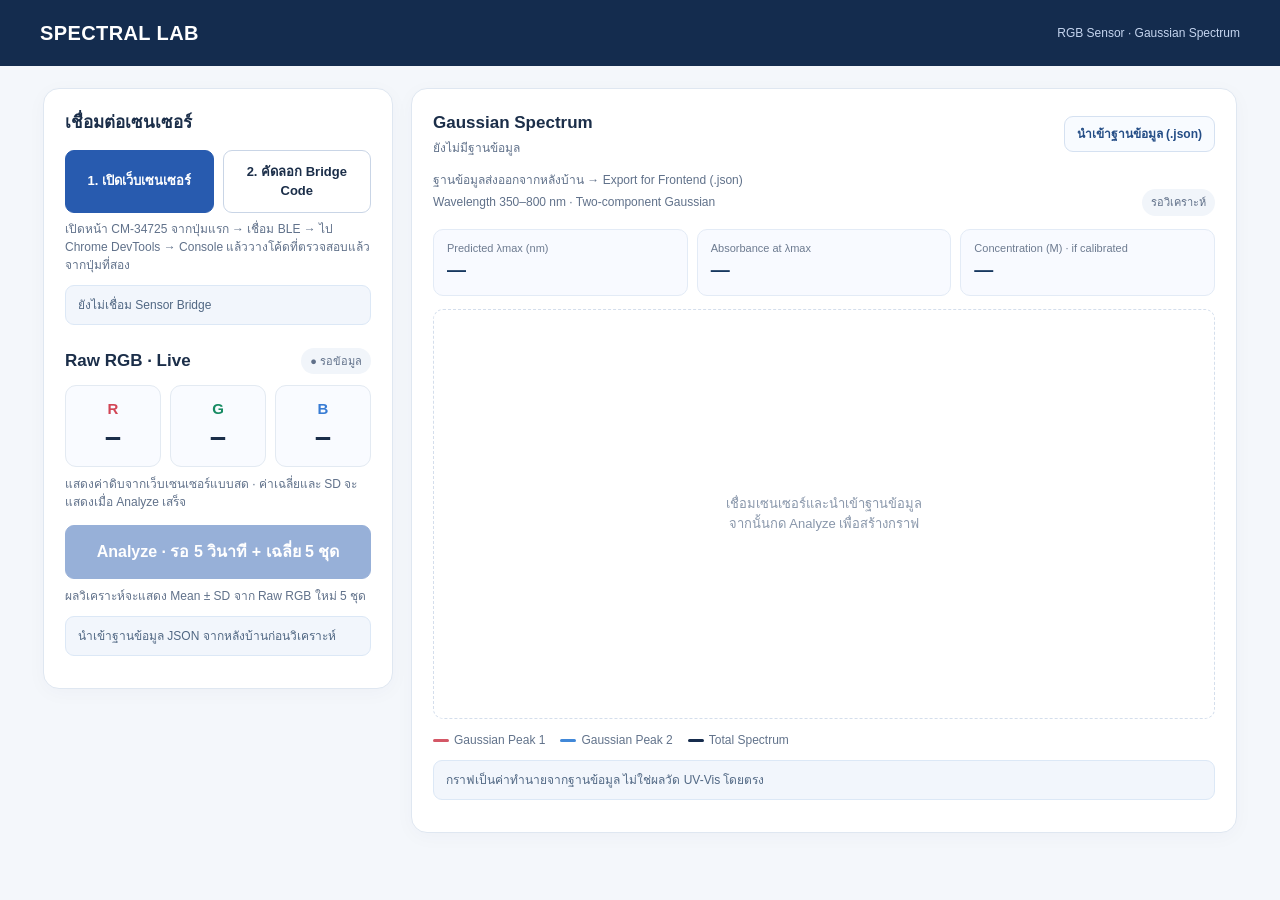
<file: FRONTEND_RGB_MINI_V5.html>
<!DOCTYPE html>

<html lang="th"><head><meta charset="utf-8"/><meta content="width=device-width, initial-scale=1" name="viewport"/><title>Spectral Lab · RGB Mini V5 (5-frame mean &amp; SD)</title><style>
:root{--navy:#142c4e;--blue:#285baf;--text:#1b2e49;--muted:#60718a;--bg:#f4f7fb;--border:#dfe7f1}
*{box-sizing:border-box}[hidden]{display:none!important}body{margin:0;background:var(--bg);font:15px/1.5 "Segoe UI",Tahoma,Arial,sans-serif;color:var(--text)}
header{background:var(--navy);color:white;padding:18px max(20px,calc((100vw - 1200px)/2));display:flex;justify-content:space-between;align-items:center;gap:12px}
header h1{margin:0;font-size:20px;letter-spacing:.4px}header small{font-size:12px;color:#c5d5ef}
main{max-width:1230px;margin:22px auto;padding:0 18px 36px}
.layout{display:grid;grid-template-columns:minmax(295px,350px) minmax(0,1fr);gap:18px;align-items:start}
.card{background:#fff;border:1px solid var(--border);border-radius:16px;padding:21px;box-shadow:0 4px 20px #10295108;min-width:0}
h2{font-size:17px;margin:0 0 14px}p{margin:7px 0 11px}.minor{font-size:12px;color:var(--muted)}
button,input,select{font:inherit}button{cursor:pointer;padding:11px 13px;border:1px solid #c9d5e6;border-radius:9px;background:white;color:var(--text);font-weight:650}button.primary{background:var(--blue);border-color:var(--blue);color:#fff}button:hover:not(:disabled){filter:brightness(.97)}button:disabled{opacity:.48;cursor:not-allowed}
.btns{display:grid;grid-template-columns:1fr 1fr;gap:9px}.btns button{font-size:13px}
.status{padding:10px 12px;background:#f2f6fc;border:1px solid #dce8f6;border-radius:9px;font-size:12px;color:#506783;margin:11px 0;overflow-wrap:anywhere}.status.ok{background:#eefaf4;border-color:#c0ead3;color:#176b4a}.status.warn{background:#fff9ed;border-color:#f0d8a1;color:#886011}.status.error{background:#fff0f0;border-color:#f1c6c6;color:#ad2727}
.live-top{display:flex;justify-content:space-between;align-items:center;gap:8px;margin:23px 0 11px}.live-top h2{margin:0}.badge{font-size:11px;border-radius:99px;background:#f1f5fa;color:#607089;padding:5px 9px}.badge.ok{background:#e7f7ef;color:#11734c}
.values{display:grid;grid-template-columns:repeat(3,minmax(0,1fr));gap:9px}.val{padding:12px 10px;border:1px solid #e3eaf2;background:#f9fbff;border-radius:11px;text-align:center;min-width:0}.val label{display:block;font-weight:800;font-size:15px}.val strong{display:block;font:700 24px/1.4 Consolas,monospace;overflow-wrap:anywhere}.val.r label{color:#d24555}.val.g label{color:#168a62}.val.b label{color:#387cd4}
hr{border:none;border-top:1px solid var(--border);margin:18px 0}button.analyze{width:100%;margin-top:14px;padding:14px;font-size:16px}
#waitProgress{height:7px;background:#e6eff9;border-radius:9px;overflow:hidden;margin:13px 0 5px}#waitFill{height:100%;width:0;background:var(--blue)}#countdown,#liveMeta,#sampleRGB{font-size:12px;color:var(--muted);margin-top:8px}
.data-line{display:flex;align-items:center;flex-wrap:wrap;gap:9px;margin-bottom:13px;justify-content:space-between}.filebtn{display:inline-flex;align-items:center;justify-content:center;position:relative;font-size:12px;color:#244d86;border:1px solid #d5e1f1;padding:8px 12px;border-radius:9px;background:#f8fbff;cursor:pointer;font-weight:650}.filebtn input{position:absolute;inset:0;opacity:0;width:100%;cursor:pointer}#dbInfo{font-size:12px;color:var(--muted)}label{font-size:12px;font-weight:650}select{border:1px solid #cfdaea;padding:8px;border-radius:8px;max-width:320px;width:100%;color:var(--text);background:#fff}#modelPicker{margin:10px 0 14px}
.chart-title{display:flex;justify-content:space-between;align-items:center;gap:8px;flex-wrap:wrap}#chartSub{font-size:12px;color:var(--muted)}.metrics{display:flex;gap:9px;flex-wrap:wrap;margin:13px 0}.metric{background:#f8faff;border:1px solid #e3ebf6;border-radius:10px;padding:10px 13px;flex:1;min-width:130px}.metric small{display:block;font-size:11px;color:#6d7b90}.metric strong{font-size:19px;color:#16375f}
.chart{width:100%;height:410px;display:block;border:1px solid #e3ebf4;border-radius:10px}.empty{height:410px;display:grid;place-items:center;color:#8896aa;border:1px dashed #d4deec;border-radius:10px;text-align:center;font-size:13px;padding:20px}.legend{display:flex;gap:15px;flex-wrap:wrap;margin-top:12px;font-size:12px;color:#62738b}.legend i{display:inline-block;width:16px;height:3px;border-radius:4px;vertical-align:middle;margin-right:5px}
@media(max-width:860px){.layout{grid-template-columns:1fr}.chart,.empty{height:320px}}@media(max-width:440px){.values strong{font-size:19px}.btns{grid-template-columns:1fr}.card{padding:16px}}
</style></head>
<body><header><h1>SPECTRAL LAB</h1><small>RGB Sensor · Gaussian Spectrum</small></header>
<main><div class="layout">
<section class="card">
<h2>เชื่อมต่อเซนเซอร์</h2>
<div class="btns"><button class="primary" id="bridgeOpen" type="button">1. เปิดเว็บเซนเซอร์</button><button id="bridgeCopy" type="button">2. คัดลอก Bridge Code</button></div>
<p class="minor">เปิดหน้า CM-34725 จากปุ่มแรก → เชื่อม BLE → ไป Chrome DevTools → Console แล้ววางโค้ดที่ตรวจสอบแล้วจากปุ่มที่สอง</p>
<div aria-live="polite" class="status" id="bridgeStatus">ยังไม่เชื่อม Sensor Bridge</div>
<div class="live-top"><h2>Raw RGB · Live</h2><span class="badge" id="bleBadge">● รอข้อมูล</span></div>
<div aria-live="polite" class="values"><div class="val r"><label>R</label><strong id="liveR">—</strong></div><div class="val g"><label>G</label><strong id="liveG">—</strong></div><div class="val b"><label>B</label><strong id="liveB">—</strong></div></div>
<div id="liveMeta">แสดงค่าดิบจากเว็บเซนเซอร์แบบสด · ค่าเฉลี่ยและ SD จะแสดงเมื่อ Analyze เสร็จ</div>
<button class="primary analyze" disabled="" id="simulate">Analyze · รอ 5 วินาที + เฉลี่ย 5 ชุด</button>
<div hidden="" id="waitProgress"><div id="waitFill"></div></div><div aria-live="polite" id="countdown"></div><div id="sampleRGB">ผลวิเคราะห์จะแสดง Mean ± SD จาก Raw RGB ใหม่ 5 ชุด</div>
<div class="status" id="inputStatus">นำเข้าฐานข้อมูล JSON จากหลังบ้านก่อนวิเคราะห์</div>
</section>
<section class="card">
<div class="data-line"><div><h2 style="margin:0">Gaussian Spectrum</h2><span class="minor" id="dbSource">ยังไม่มีฐานข้อมูล</span></div>
<label class="filebtn">นำเข้าฐานข้อมูล (.json)<input accept=".json,application/json" aria-label="นำเข้าฐานข้อมูล Gaussian JSON" id="dbFile" type="file"/></label></div>
<div class="minor" id="dbInfo">ฐานข้อมูลส่งออกจากหลังบ้าน → Export for Frontend (.json)</div>
<div hidden="" id="modelPicker"><label for="modelSelect">เลือกสาร / โมเดล</label><select id="modelSelect"></select></div>
<div class="chart-title"><span id="chartSub">Wavelength 350–800 nm · Two-component Gaussian</span><span class="badge" id="resultLabel">รอวิเคราะห์</span></div>
<div class="metrics"><div class="metric"><small>Predicted λmax (nm)</small><strong id="lambda">—</strong></div><div class="metric"><small>Absorbance at λmax</small><strong id="amax">—</strong></div><div class="metric"><small>Concentration (M) · if calibrated</small><strong id="conc">—</strong></div></div>
<div class="empty" id="empty">เชื่อมเซนเซอร์และนำเข้าฐานข้อมูล<br/>จากนั้นกด Analyze เพื่อสร้างกราฟ</div><canvas aria-label="กราฟการดูดกลืนที่ทำนายจาก RGB" class="chart" hidden="" id="chart"></canvas>
<div class="legend"><span><i style="background:#d45766"></i>Gaussian Peak 1</span><span><i style="background:#4188d8"></i>Gaussian Peak 2</span><span><i style="background:#162c4d"></i>Total Spectrum</span></div>
<div aria-live="polite" class="status" id="resultStatus">กราฟเป็นค่าทำนายจากฐานข้อมูล ไม่ใช่ผลวัด UV-Vis โดยตรง</div>
</section>
</div></main>
<input id="r" type="hidden"/><input id="g" type="hidden"/><input id="b" type="hidden"/>
<script>const KEY="rgb_uvvis_simulation_database_snapshots_v1";
const IMPORT_KEY="spectral_lab_frontend_imported_snapshots_v1";
const $=id=>document.getElementById(id);
let bridgeReady=false;
const delay=ms=>new Promise(resolve=>setTimeout(resolve,ms));
let snapshots=[],entries=[],curve=[],lastParams=null,lastMeta=null,loadedFrom="";
const nfmt=(n,d=5)=>Number.isFinite(n)?Number(n.toPrecision(d)).toString():"—";
function setStatus(id,msg,type=""){$(id).textContent=msg;$(id).className="status"+(type?" "+type:"");}
function fail(msg){setStatus("inputStatus",msg,"error");setStatus("resultStatus",msg,"error");}
function finite(v){return typeof v==="number"&&Number.isFinite(v);}
function isValidModel(m){return m&&typeof m==="object"&&["linear","quadratic","exponential","logarithmic","power"].includes(m.type)&&Array.isArray(m.coef)&&Array.isArray(m.means)&&Array.isArray(m.scales)&&m.coef.length===m.means.length+1&&m.coef.length===m.scales.length+1&&m.coef.every(finite)&&m.means.every(finite)&&m.scales.every(x=>finite(x)&&x!==0);}
function validateSnapshots(list){
 if(!Array.isArray(list)||!list.length)throw Error("ไฟล์นี้ไม่มีฐานข้อมูล Simulation ที่บันทึกไว้");
 if(list.length>500)throw Error("มีจำนวนชุดฐานข้อมูลมากเกินไป");
 const usable=list.filter(s=>s&&typeof s==="object"&&Array.isArray(s.substances)&&s.substances.some(g=>g&&Array.isArray(g.params)&&g.params.some(p=>p.key==="H1")));
 if(!usable.length)throw Error("ไม่พบชุดข้อมูล H1/μ1/σ1 จากฐานข้อมูลหลังบ้าน");
 return usable;
}
function parseImport(input){
 let data=input;
 if(typeof data==="string")data=JSON.parse(data);
 if(Array.isArray(data))return validateSnapshots(data);
 if(data?.format==="spectral-lab-simulation-db"&&data.schemaVersion===1)return validateSnapshots(data.snapshots);
 if(Array.isArray(data?.simulationDatabases))return validateSnapshots(data.simulationDatabases);
 throw Error("ชนิดไฟล์ไม่ตรงกัน กรุณาใช้ Export for Frontend (.json) ในแท็บ Data base for Simulation ของหลังบ้าน (ไม่ใช่ Project JSON หรือ CSV)");
}
function populate(list,source){
 const next=validateSnapshots(list),old=$('modelSelect').value;
 const es=[];
 next.forEach((s,si)=>s.substances.forEach((g,gi)=>{if(g&&Array.isArray(g.params)&&g.params.length)es.push({id:`${si}:${gi}`,snapshot:s,substance:g});}));
 if(!es.length)throw Error("ไม่พบโมเดลสำหรับคำนวณ");
 snapshots=next;entries=es;loadedFrom=source;
 const sel=$('modelSelect');sel.replaceChildren();
 es.forEach((e,i)=>{const o=document.createElement('option');o.value=e.id;o.textContent=`${e.substance.compound||'Unnamed substance'} · ${e.snapshot.label||`Database ${i+1}`}`;sel.appendChild(o);});
 if(es.some(e=>e.id===old))sel.value=old; else sel.value=es[0].id;
 $('modelPicker').hidden=es.length===1;
 $('dbSource').textContent=source;
 $('dbInfo').textContent=`เชื่อมแล้ว ${next.length} ชุดฐานข้อมูล · ${es.length} โมเดลสำหรับสาร · ใช้เวอร์ชันที่บันทึกจากหลังบ้าน`;
 $('simulate').disabled=!bridgeReady;
 setStatus('inputStatus',`ฐานข้อมูลพร้อมแล้ว: ${es[0].substance.compound||'Unnamed substance'} · เชื่อม BLE แล้วกด Analyze`,'ok');
 clearResult();
}
function readBrowserDb(){
 try{const s=localStorage.getItem(KEY);return s?validateSnapshots(JSON.parse(s)):null;}catch(_){return null;}
}
function readImported(){try{const s=localStorage.getItem(IMPORT_KEY);return s?validateSnapshots(JSON.parse(s)):null;}catch(_){return null;}}
function clearResult(){curve=[];lastParams=null;lastMeta=null;$('chart').hidden=true;$('empty').hidden=false;$('resultLabel').textContent='รอวิเคราะห์';['lambda','amax','conc'].forEach(k=>$(k).textContent='—');setStatus('resultStatus','ยังไม่มีผลทำนาย');}
function selected(){return entries.find(e=>e.id===$('modelSelect').value)||null;}
function features(row,type){const {R,G,B}=row;
 if(type==='linear'||type==='exponential')return [R,G,B];
 if(type==='quadratic')return [R,G,B,R*R,G*G,B*B];
 if(type==='logarithmic'||type==='power')return R>0&&G>0&&B>0?[Math.log(R),Math.log(G),Math.log(B)]:null;
 return null;
}
// Exact transformation stored by the backend: normalized features, full coefficients.
function predictModel(m,row){if(!isValidModel(m))return NaN;const f=features(row,m.type);if(!f||f.length!==m.coef.length-1)return NaN;
 const latent=m.coef[0]+f.reduce((s,x,i)=>s+m.coef[i+1]*(x-m.means[i])/m.scales[i],0);
 const v=(m.type==='exponential'||m.type==='power')?Math.exp(latent):latent;return Number.isFinite(v)?v:NaN;
}
// Support historical, linear-only saved databases whose unrounded models are absent.
function parseLegacy(p,row){const {R,G,B}=row;
 if(p?.model){return predictModel(p.model,row);}
 if(p?.method==='Mean'){const s=String(p.expression??'').replace(/[−–]/g,'-').trim();const parsed=Number(s);if(s&&finite(parsed))return parsed;const v=Number(p.mean);return p.mean!==null&&p.mean!==undefined&&p.mean!==''&&finite(v)?v:NaN;}
 const expr=String(p?.expression??'').replace(/[−–]/g,'-').replace(/ŷ\s*=|y\s*=/gi,'').replace(/\s+/g,'');
 const tokens=expr.match(/[+-]?(?:\d+(?:\.\d*)?|\.\d+)(?:e[+-]?\d+)?[RGB]?/gi);
 if(!tokens||tokens.join('')!==expr)return NaN;
 let out=0;
 for(const tk of tokens){const m=tk.match(/^([+-]?(?:\d+(?:\.\d*)?|\.\d+)(?:e[+-]?\d+)?)([RGB])?$/i);if(!m)return NaN;const v=(m[2]||'').toUpperCase();out+=Number(m[1])*(v==='R'?R:v==='G'?G:v==='B'?B:1);}
 return finite(out)?out:NaN;
}
function parameters(substance,row){
 const byKey=Object.fromEntries(substance.params.map(p=>[p.key,p]));
 const get=k=>byKey[k]?parseLegacy(byKey[k],row):NaN;
 const rawBaseline=byKey.baseline?get('baseline'):0;
 const r={baseline:finite(rawBaseline)?Math.max(0,rawBaseline):0,baselineRaw:rawBaseline,baselineClamped:finite(rawBaseline)&&rawBaseline<0,H1:get('H1'),mu1:get('mu1'),sigma1:get('sigma1'),H2:get('H2'),mu2:get('mu2'),sigma2:get('sigma2'),methods:{}};
 for(const k of ['baseline','H1','mu1','sigma1','H2','mu2','sigma2'])r.methods[k]=byKey[k]?.method||'Not recorded';
 r.ok1=[r.H1,r.mu1,r.sigma1].every(finite)&&r.H1>=0&&r.sigma1>0;
 r.ok2=[r.H2,r.mu2,r.sigma2].every(finite)&&r.H2>=0&&r.sigma2>0;
 return r;
}
function getInputs(){const vals=['r','g','b'].map(id=>$(id).value.trim());if(vals.some(v=>v===''))throw Error('กรุณากรอกค่า R, G และ B ให้ครบ');const q=vals.map(Number);
 if(!q.every(v=>finite(v)&&v>=0))throw Error('RGB ต้องเป็นตัวเลขตั้งแต่ 0 ขึ้นไป และมีค่าจำกัดทางคณิตศาสตร์');return {R:q[0],G:q[1],B:q[2]};}

function modelRanges(g,row){const a=(g.rows||[]).filter(p=>['R','G','B'].every(k=>p[k]!==null&&p[k]!==''&&Number.isFinite(Number(p[k]))));
 return ['R','G','B'].filter(k=>a.length&&(row[k]<Math.min(...a.map(x=>Number(x[k])))||row[k]>Math.max(...a.map(x=>Number(x[k])))));
}
function gaussian(H,mu,sigma,wl,valid){return valid?H*Math.exp(-0.5*((wl-mu)/sigma)**2):0;}
function run(){
 try{
  const e=selected();if(!e)throw Error('กรุณาเชื่อมฐานข้อมูลก่อน');const rgb=getInputs(),p=parameters(e.substance,rgb);
  if(!p.ok1&&!p.ok2)throw Error('โมเดลนี้ไม่มี peak ที่คำนวณได้ตามเงื่อนไข H ≥ 0, σ > 0');
  curve=[];for(let wl=350;wl<=800;wl++){const peak1=gaussian(p.H1,p.mu1,p.sigma1,wl,p.ok1),peak2=gaussian(p.H2,p.mu2,p.sigma2,wl,p.ok2);curve.push({wavelength:wl,peak1,peak2,baseline:p.baseline,combined:peak1+peak2+p.baseline});}
  const at=wl=>p.baseline+gaussian(p.H1,p.mu1,p.sigma1,wl,p.ok1)+gaussian(p.H2,p.mu2,p.sigma2,wl,p.ok2);
  let peak=curve.reduce((a,b)=>a.combined>=b.combined?a:b);
  // Same high-resolution maximum search as the original backend, without changing the output grid.
  const fineStep=Math.min(0.05,Math.max(450/200000,0.001));
  for(let x=350;x<=800+1e-7;x+=fineStep){const y=at(x);if(y>peak.combined)peak={wavelength:x,combined:y};}
  $('lambda').textContent=nfmt(peak.wavelength,7);$('amax').textContent=nfmt(peak.combined,8);
  const cal=e.substance.calibration;let conc=NaN;
  if(cal&&Number.isFinite(Number(cal.slope))&&Math.abs(Number(cal.slope))>1e-15&&Number.isFinite(Number(cal.intercept)))conc=(peak.combined-Number(cal.intercept))/Number(cal.slope);
  $('conc').textContent=finite(conc)?nfmt(conc,8):'N/A';
  $('chartSub').textContent=`${e.substance.compound||'Substance'} · 350–800 nm · Baseline + Gaussian peaks`;
  $('resultLabel').textContent='Model estimate';$('empty').hidden=true;$('chart').hidden=false;
  lastParams=p;lastMeta={e,rgb,peak,conc};
  const warnings=[];
  const outside=modelRanges(e.substance,rgb);if(outside.length)warnings.push(`RGB ช่อง ${outside.join(', ')} อยู่นอกช่วงข้อมูลฝึก เป็น Extrapolation`);
  if(p.baselineClamped)warnings.push(`ค่าที่ทำนายของ Baseline (${nfmt(p.baselineRaw)}) ต่ำกว่า 0 จึงใช้ Baseline 0 ในกราฟ`);
  if(!p.ok1||!p.ok2)warnings.push(`Peak ${!p.ok1?'1':''}${!p.ok1&&!p.ok2?' และ ':''}${!p.ok2?'2':''} คำนวณไม่ได้และไม่แสดงในกราฟ`);
  const paramList=(e.substance.params||[]);if(paramList.some(x=>x.method==='Mean'))warnings.push('พารามิเตอร์บางตัวใช้ค่าเฉลี่ย Mean แทนสมการ RGB');
  if(paramList.some(x=>x.model&&x.modelNote&&/exploratory|สำรวจ|ยังไม่ผ่าน|ไม่พอ/i.test(x.modelNote)))warnings.push('อย่างน้อยหนึ่งโมเดลยังไม่ผ่านการตรวจสอบ LOCO CV ตามที่หลังบ้านรายงาน');
  setStatus('resultStatus',warnings.length?warnings.join(' · '):'จำลองสำเร็จจากสมการในฐานข้อมูลจริง (ไม่ใช่ UV-Vis ที่วัดจริง)',warnings.length?'warn':'ok');
  setStatus('inputStatus',`วิเคราะห์ Raw RGB จากเซนเซอร์ (${rgb.R}, ${rgb.G}, ${rgb.B}) แล้ว`,'ok');drawChart();
 }catch(err){clearResult();fail(err.message);}
}
function drawChart(){
 if(!curve.length||$('chart').hidden)return;const canvas=$('chart');const box=canvas.getBoundingClientRect(),w=Math.max(400,box.width),h=Math.max(300,box.height),dpr=Math.min(2,window.devicePixelRatio||1);
 canvas.width=Math.round(w*dpr);canvas.height=Math.round(h*dpr);const c=canvas.getContext('2d');c.setTransform(dpr,0,0,dpr,0,0);
 const m={left:72,right:22,top:24,bottom:60},pw=w-m.left-m.right,ph=h-m.top-m.bottom;
 c.fillStyle='#fff';c.fillRect(0,0,w,h);
 const ymax=Math.max(1e-10,...curve.map(x=>x.combined))*1.12;
 const X=wl=>m.left+(wl-350)/450*pw,Y=v=>m.top+ph-v/ymax*ph;
 c.font='12px Segoe UI, Arial';c.textBaseline='middle';
 for(let i=0;i<=5;i++){const val=ymax*i/5,y=Y(val);c.strokeStyle='#e6edf6';c.lineWidth=1;c.beginPath();c.moveTo(m.left,y);c.lineTo(w-m.right,y);c.stroke();c.fillStyle='#71819a';c.textAlign='right';c.fillText(nfmt(val,3),m.left-9,y);}
 for(let i=0;i<=5;i++){const wl=350+450*i/5,x=X(wl);c.strokeStyle='#eef2f8';c.beginPath();c.moveTo(x,m.top);c.lineTo(x,m.top+ph);c.stroke();c.fillStyle='#71819a';c.textAlign='center';c.fillText(String(wl),x,h-m.bottom+20);}
 c.strokeStyle='#8799b1';c.beginPath();c.moveTo(m.left,m.top);c.lineTo(m.left,m.top+ph);c.lineTo(w-m.right,m.top+ph);c.stroke();
 [['peak1','#d45766',1.6],['peak2','#4188d8',1.6],['combined','#162c4d',2.7]].forEach(([key,col,thick])=>{c.beginPath();c.strokeStyle=col;c.lineWidth=thick;curve.forEach((v,i)=>{const x=X(v.wavelength),y=Y(v[key]);if(i===0)c.moveTo(x,y);else c.lineTo(x,y);});c.stroke();});
 c.textAlign='center';c.fillStyle='#405875';c.font='13px Segoe UI,Arial';c.fillText('Wavelength (nm)',m.left+pw/2,h-16);
 c.save();c.translate(19,m.top+ph/2);c.rotate(-Math.PI/2);c.fillText('Absorbance (a.u.)',0,0);c.restore();
}


$('dbFile').addEventListener('change',async e=>{
 const file=e.target.files?.[0];if(!file)return;
 try{if(file.size>20*1024*1024)throw Error('ไฟล์ใหญ่เกิน 20 MB');const parsed=parseImport(await file.text());populate(parsed,'Imported JSON');
   try{localStorage.setItem(IMPORT_KEY,JSON.stringify(parsed));}catch(_){setStatus('inputStatus','นำเข้าฐานข้อมูลได้แล้ว แต่ Chrome ไม่สามารถจำไว้หลังปิดหน้าเว็บ','warn');}
 }catch(err){setStatus('inputStatus','นำเข้าฐานข้อมูลไม่ได้: '+err.message,'error');}finally{e.target.value='';}
});
$('modelSelect').addEventListener('change',()=>{clearResult();setStatus('inputStatus','เลือกโมเดลแล้ว · กด Analyze เพื่อวัดจริง','ok');});
window.addEventListener('resize',()=>{if(curve.length)drawChart();});
try{const shared=readBrowserDb(),imported=readImported();if(shared)populate(shared,'Chrome local database');else if(imported)populate(imported,'Saved JSON import');}catch(err){setStatus('inputStatus','ไม่สามารถอ่านฐานข้อมูล: '+err.message,'error');}
</script>
<script>

'use strict';
// Cross-origin browser bridge uses real data already displayed by the working CM-34725 site.
// It never reads mock data or assumes an unverified BLE UUID.
const SENSOR_BRIDGE_TAG='SPECTRAL_LAB_CM34725_BRIDGE_V1';
const SENSOR_ORIGIN='https://kittipat-rot.github.io';
let sensorTab=null,bridgeMeasurements=[],bridgeCounter=0,bridgeCollector=null,bridgeBusy=false,bridgeSession=null,lastBridgeSeq=0,lastCapture=null;
const bridgeScript="(() => {\n  'use strict';\n  const TAG='SPECTRAL_LAB_CM34725_BRIDGE_V1';\n  const SITE='https://kittipat-rot.github.io';\n  if(location.origin!==SITE || !location.pathname.includes('ESP32-C3-supermini_TCS34725')){\n    alert('กรุณารันบนหน้า CM-34725 ของ kittipat-rot.github.io เท่านั้น');return;\n  }\n  const target=window.opener;\n  if(!target || target.closed){\n    alert('เปิดหน้าเซนเซอร์จากปุ่ม Open CM-34725 Sensor ใน Spectral Lab รุ่น V3 ก่อน แล้วจึงรันโค้ด Bridge');return;\n  }\n  if(window.__spectralBridge?.stop)window.__spectralBridge.stop();\n  let observer=null, timer=null, flushTimer=null, seq=0, lastKey=null, lastRawAt=0, ackSeq=0, nextStatus=0, awaitingAck=false;\n  const bridgeSession=(typeof crypto!=='undefined'&&crypto.randomUUID)?crypto.randomUUID():String(Date.now())+'-'+Math.random().toString(36).slice(2);\n  const label=['R','G','B','C'];\n  const badgeId='spectral-bridge-badge';\n  let badge=document.getElementById(badgeId);\n  if(!badge){badge=document.createElement('div');badge.id=badgeId;\n    badge.style.cssText='position:fixed;z-index:2147483646;bottom:12px;left:12px;background:#22354b;color:#fff;border:1px solid #83b1ed;padding:10px 12px;border-radius:8px;font:12px/1.6 Segoe UI,Arial,sans-serif;max-width:450px;white-space:pre-wrap;';\n    document.body.appendChild(badge);\n  }\n  const message=(kind,payload={})=>{try{target.postMessage({tag:TAG,kind,payload},'*');return true;}catch(_){return false;}};\n  const show=t=>{if(badge)badge.textContent='SPECTRAL BRIDGE · '+t;};\n  function linkCheck(){\n    // Read the visible status strip before the CHANNELS panel. Some firmware\n    // layouts insert separators or hidden DOM nodes; never assume 2,300 chars.\n    const page=(document.body?.innerText||'').replace(/\\u00a0/g,' ');\n    const panelAt=page.search(/(?:02\\s*)?CHANNELS\\s*[·.\\-:]?\\s*RAW\\s+COUNTS/i);\n    const header=(panelAt>=0?page.slice(0,panelAt):page.slice(0,12000));\n    const flat=header.replace(/\\s+/g,' ').trim();\n    const demo=/\\bLINK\\s*DEMO\\b/i.test(flat);\n    const ble=/\\bLINK\\s*BLE\\b/i.test(flat);\n    const device=/RGBMeter/i.test(flat);\n    // Keep a short excerpt for honest diagnostics, never use status as sample data.\n    const evidence=(flat.match(/LINK.{0,110}/i)||[])[0]||'(no LINK label)';\n    return {ok:ble&&device&&!demo,ble,demo,device,evidence};\n  }\n  function sourceText(){\n    const t=document.body?.innerText||'';\n    const begin=/CHANNELS\\s*[·.\\-:]?\\s*RAW\\s+COUNTS/i.exec(t);\n    if(!begin)return '';\n    let segment=t.slice(begin.index+begin[0].length,begin.index+begin[0].length+3000);\n    const stop=/\\b(?:02B\\s+PHOTOMETRY|PHOTOMETRY|CONTROLS)\\b/i.exec(segment);\n    if(stop)segment=segment.slice(0,stop.index);\n    return segment;\n  }\n  function rawFromText(text){\n    // Identify the four *channel rows*, never the derived sRGB preview.\n    if(!text)return null;\n    const lines=text.split(/\\r?\\n/).map(t=>t.trim()).filter(Boolean);\n    let positions=[];\n    for(const ch of label){const i=lines.findIndex((x,j)=>(positions.length===0||j>positions.at(-1))&&x===ch);if(i<0)return null;positions.push(i);}\n    const out={};\n    for(let i=0;i<4;i++){\n      const region=lines.slice(positions[i]+1,positions[i+1]??lines.length);\n      // Prefer a line that consists only of a 0–65,535 integer, like '4,297'.\n      const pure=region.filter(x=>/^(?:\\d{1,3}(?:,\\d{3})+|\\d{1,5})$/.test(x)).map(x=>Number(x.replaceAll(',',''))).filter(v=>v<=65535);\n      if(pure.length){out[label[i]]=pure.at(-1);continue;}\n      // Some layouts put the channel number on the same line as its metadata.\n      const tokens=[...region.join(' ').matchAll(/(?<![\\d.,])(?:\\d{1,3}(?:,\\d{3})+|\\d{1,5})(?![\\d.,])/g)]\n        .map(m=>Number(m[0].replaceAll(',',''))).filter(v=>v>=0&&v<=65535);\n      if(!tokens.length)return null;out[label[i]]=tokens.at(-1);\n    }\n    return valid(out)?out:null;\n  }\n  function valid(o){return !!o&&label.every(k=>Number.isInteger(o[k])&&o[k]>=0&&o[k]<=65535);}\n  function rawFromDOM(){\n    const title=[...document.querySelectorAll('*')].find(el=>el.children.length===0&&/CHANNELS\\s*[·.\\-:]?\\s*RAW\\s+COUNTS/i.test(el.textContent||''));\n    if(!title)return null;\n    let region=title.parentElement;\n    for(let k=0;region&&k<8;k++,region=region.parentElement){\n      const leaves=[...region.querySelectorAll('*')].filter(el=>el.children.length===0);\n      if(!label.every(ch=>leaves.some(el=>(el.textContent||'').trim()===ch)))continue;\n      // Find the closest ancestor containing a channel's label and the count only;\n      // never select percentage, lux, or the converted sRGB from other panels.\n      const result={};\n      for(const ch of label){\n        const markers=leaves.filter(el=>(el.textContent||'').trim()===ch);\n        for(const marker of markers){\n          let row=marker.parentElement;\n          for(let j=0;row&&j<6;j++,row=row.parentElement){\n            const rowLeaves=[...row.querySelectorAll('*')].filter(el=>el.children.length===0);\n            if(rowLeaves.some(el=>label.some(other=>other!==ch&&(el.textContent||'').trim()===other)))break;\n            const numbers=rowLeaves.map((el,i)=>({\n              text:(el.textContent||'').trim(),i,font:parseFloat(getComputedStyle(el).fontSize)||0\n            })).filter(o=>/^(?:\\d{1,3}(?:,\\d{3})+|\\d{1,5})$/.test(o.text))\n              .map(o=>({...o,value:Number(o.text.replaceAll(',',''))}))\n              .filter(o=>o.value>=0&&o.value<=65535);\n            if(numbers.length){numbers.sort((a,b)=>b.font-a.font||b.i-a.i);\n              result[ch]=numbers[0].value;break;}\n          }\n          if(Number.isInteger(result[ch]))break;\n        }\n      }\n      if(valid(result))return result;\n      const parsed=rawFromText(region.innerText||'');\n      if(parsed)return parsed;\n    }\n    return null;\n  }\n  const parseRaw=()=>rawFromDOM()||rawFromText(sourceText());\n  // A new displayed sample can have the same numeric counts as the previous sample.\n  // Polling a static DOM is NOT evidence of a fresh sensor sample.\n  let seenCountUpdates=0, sentCountUpdates=0;\n  let lastEmittedAt=0;\n  function findCountNodes(){\n    const title=[...document.querySelectorAll('*')].find(el=>el.children.length===0&&/CHANNELS\\s*[·.\\-:]?\\s*RAW\\s+COUNTS/i.test(el.textContent||''));\n    if(!title)return [];\n    let scope=title.parentElement;\n    for(let i=0;scope&&i<8;i++,scope=scope.parentElement){\n      const leaves=[...scope.querySelectorAll('*')].filter(el=>el.children.length===0);\n      if(!label.every(ch=>leaves.some(el=>(el.textContent||'').trim()===ch)))continue;\n      const result=[];\n      for(const ch of label){\n        const markers=leaves.filter(el=>(el.textContent||'').trim()===ch);\n        let found=null;\n        for(const marker of markers){\n          let row=marker.parentElement;\n          for(let j=0;row&&j<6;j++,row=row.parentElement){\n            const rowLeaves=[...row.querySelectorAll('*')].filter(el=>el.children.length===0);\n            if(rowLeaves.some(el=>label.some(other=>other!==ch&&(el.textContent||'').trim()===other)))break;\n            const numbers=rowLeaves.filter(el=>/^(?:\\d{1,3}(?:,\\d{3})+|\\d{1,5})$/.test((el.textContent||'').trim()))\n              .map(el=>({el,font:parseFloat(getComputedStyle(el).fontSize)||0}));\n            if(numbers.length){numbers.sort((a,b)=>b.font-a.font);found=numbers[0].el;break;}\n          }\n          if(found)break;\n        }\n        if(!found)return [];\n        result.push(found);\n      }\n      return result;\n    }\n    return [];\n  }\n  function countRowChanged(m){\n    const target=m.target.nodeType===3?m.target.parentElement:m.target;\n    if(!target||target===badge||badge?.contains(target))return false;\n    const nodes=findCountNodes();\n    // Restrict evidence to RAW COUNTS numeric readouts, not status, color, lux, or timers.\n    return nodes.some(n=>n===target||n.contains(target)||n.parentElement===target);\n  }\n  function run(){\n    const link=linkCheck();\n    if(!link.ok){\n      show(`ยังไม่ยืนยัน LINK BLE · ${link.evidence}`);\n      if(Date.now()>nextStatus){message('status',{message:`ยังไม่ยืนยัน LINK BLE: ${link.evidence}`});nextStatus=Date.now()+3000;}return;\n    }\n    const raw=parseRaw();\n    if(!raw){\n      show('พบ LINK BLE แล้ว แต่ยังอ่าน CHANNELS · RAW COUNTS ไม่ได้');\n      if(Date.now()>nextStatus){message('status',{message:'พบ LINK BLE แล้ว แต่ยังอ่านตัวเลข RAW COUNTS ไม่ได้'});nextStatus=Date.now()+3000;}return;\n    }\n    const key=label.map(k=>raw[k]).join(',');\n    const initial=lastKey===null;\n    const changed=!initial&&key!==lastKey;\n    const panelUpdated=seenCountUpdates>sentCountUpdates;\n    const fresh=changed||panelUpdated;\n    const now=Date.now();\n    // Debounce each sensor display update; prevent one multi-node redraw from\n    // being counted as several independent observations.\n    if((initial||fresh)&&(!awaitingAck)&&(initial||now-lastEmittedAt>=650)){\n      lastKey=key;lastRawAt=now;lastEmittedAt=now;\n      sentCountUpdates=seenCountUpdates;\n      seq++;awaitingAck=true;\n      message('raw',{...raw,sequence:seq,bridgeSession,fresh:!initial,\n        evidence:initial?'initial-displayed-counts':(panelUpdated?'raw-count-dom-update':'raw-count-value-change'),\n        capturedAt:new Date().toISOString(),source:'CM-34725 displayed RAW COUNTS',verifiedBLE:true});\n    }\n    const ack=ackSeq===seq&&seq>0;\n    const rawLine=`R ${raw.R.toLocaleString()} · G ${raw.G.toLocaleString()} · B ${raw.B.toLocaleString()} · C ${raw.C.toLocaleString()}`;\n    show(`${rawLine}\\n${ack?'✓ หน้าบ้านตอบรับแล้ว':'รอหน้าบ้านตอบรับ'} · display update #${seq}`);\n    if(Date.now()-lastRawAt>5000&&Date.now()>nextStatus){\n      message('status',{message:'ไม่พบการอัปเดต RAW COUNTS ชุดใหม่กว่า 5 วินาที · ตรวจ STREAM'});nextStatus=Date.now()+4000;\n    }\n  }\n  const receive=e=>{\n    if(e.source!==target||e.data?.tag!==TAG||e.data.kind!=='ack')return;\n    if(e.data.payload?.sequence===seq){ackSeq=seq;awaitingAck=false;run();}\n  };\n  window.addEventListener('message',receive);\n  observer=new MutationObserver(records=>{\n    if(!records.some(countRowChanged))return;\n    seenCountUpdates++;\n    // Wait for all four channel labels/readouts to settle on the same displayed update.\n    if(flushTimer)clearTimeout(flushTimer);\n    flushTimer=setTimeout(run,100);\n  });\n  const title=[...document.querySelectorAll('*')].find(el=>el.children.length===0&&/CHANNELS\\s*[·.\\-:]?\\s*RAW\\s+COUNTS/i.test(el.textContent||''));\n  const scope=title?.parentElement?.parentElement?.parentElement||document.body;\n  observer.observe(scope,{subtree:true,childList:true,characterData:true});\n  // Polling detects changed displayed numbers, but NEVER emits an unchanged stale sample.\n  timer=setInterval(run,250);\n  window.__spectralBridge={stop(){clearInterval(timer);clearTimeout(flushTimer);observer.disconnect();window.removeEventListener('message',receive);message('status',{message:'Bridge หยุดแล้ว'});badge?.remove();}};\n  message('ready',{message:'Bridge V5 ready · รอ RAW COUNTS ที่อัปเดตจาก BLE'});\n  run();\n})();";
function bridgeState(message,kind=''){setStatus('bridgeStatus',message,kind);}
function bridgeOpen(){
 sensorTab=window.open('https://kittipat-rot.github.io/ESP32-C3-supermini_TCS34725/','_blank');
 bridgeReady=false;bridgeSession=null;lastBridgeSeq=0;$('simulate').disabled=true;bridgeState(sensorTab?'เปิดแท็บเซนเซอร์ใหม่แล้ว · กด BLE ในแท็บใหม่นี้ แล้ววาง Copy Bridge Code ใน Chrome DevTools → Console':'เบราว์เซอร์บล็อกหน้าต่างใหม่ กรุณาอนุญาต Pop-ups แล้วกดอีกครั้ง',sensorTab?'warn':'error');
}
async function bridgeCopy(){
 try {await navigator.clipboard.writeText(bridgeScript);bridgeState('คัดลอก Bridge Mini แล้ว · ไปแท็บเซนเซอร์ที่เพิ่งเปิดจากหน้าบ้าน กด F12 → Console → Ctrl+V → Enter','ok');}
 catch(err){const box=document.createElement('textarea');box.value=bridgeScript;box.style.cssText='width:100%;height:90px';$('bridgeStatus').after(box);box.focus();box.select();bridgeState('Clipboard ถูกบล็อก ใช้ Ctrl+C จากช่องโค้ดที่เลือกไว้ แล้ววางใน Console','warn');}
}
$('bridgeOpen').addEventListener('click',bridgeOpen);
$('bridgeCopy').addEventListener('click',bridgeCopy);
window.addEventListener('message',event=>{
 if(event.origin!==SENSOR_ORIGIN)return;
 const data=event.data;if(!data||data.tag!==SENSOR_BRIDGE_TAG)return;
 if(!sensorTab||sensorTab!==event.source)sensorTab=event.source;
 if(data.kind==='raw')try{event.source.postMessage({tag:SENSOR_BRIDGE_TAG,kind:'ack',payload:{sequence:data.payload?.sequence}},SENSOR_ORIGIN)}catch(_){}
 if(data.kind==='ready'){bridgeState(data.payload?.message||'Bridge พร้อม · รอการอัปเดต Raw RGB','ok');return;}
 if(data.kind==='status'){bridgeState(data.payload?.message||'รอ Raw RGB','warn');return;}
 if(data.kind!=='raw')return;
 const d=data.payload||{};
 if(![d.R,d.G,d.B,d.C].every(v=>Number.isInteger(v)&&v>=0&&v<=65535)){
   bridgeState('ข้อมูล RAW COUNTS ไม่ถูกต้อง','error');return;
 }
 if(typeof d.bridgeSession!=='string'||!d.bridgeSession||!Number.isSafeInteger(d.sequence)||d.sequence<1){
   bridgeState('Bridge Code เป็นรุ่นเก่า กรุณาคัดลอกโค้ด V5 แล้วรันใหม่ในแท็บเซนเซอร์','warn');return;
 }
 if(bridgeSession!==d.bridgeSession){
   if(bridgeCollector){const old=bridgeCollector;bridgeCollector=null;clearTimeout(old.timer);old.reject(Error('Bridge เริ่มเซสชันใหม่ระหว่างเก็บ 5 เฟรม กรุณากด Analyze อีกครั้ง'));}
   bridgeSession=d.bridgeSession;lastBridgeSeq=0;
 }
 if(d.sequence<=lastBridgeSeq)return; // Strictly once per source display update, not per frontend poll.
 lastBridgeSeq=d.sequence;
 const receivedAt=performance.now();bridgeCounter++;bridgeReady=true;
 const m={R:d.R,G:d.G,B:d.B,C:d.C,packet:bridgeCounter,sequence:d.sequence,session:d.bridgeSession,
   fresh:d.fresh===true,evidence:d.evidence||'',time:new Date().toISOString(),receivedAt,source:'CM-34725 website RAW COUNTS'};
 bridgeMeasurements.push(m);if(bridgeMeasurements.length>100)bridgeMeasurements.shift();
 $('liveR').textContent=m.R.toLocaleString('en-US');$('liveG').textContent=m.G.toLocaleString('en-US');$('liveB').textContent=m.B.toLocaleString('en-US');
 $('liveMeta').textContent=`CM-34725 RAW COUNTS · update #${m.sequence} · ${new Date(m.time).toLocaleTimeString()} · C=${m.C}`;
 $('bleBadge').textContent='● รับข้อมูลแล้ว';$('bleBadge').classList.add('ok');
 bridgeState(`✓ รับค่า Raw RGB จากเว็บเซนเซอร์แล้ว · R=${m.R} G=${m.G} B=${m.B}`,'ok');
 $('simulate').disabled=bridgeBusy||!selected();
 const c=bridgeCollector;
 if(c&&m.fresh&&m.session===c.session&&m.sequence>c.lastSequence&&m.receivedAt>c.cutoff){
   c.lastSequence=m.sequence;
   c.frames.push(m);
   $('countdown').textContent=`กำลังเก็บข้อมูลใหม่ ${c.frames.length}/5 ชุด · R=${m.R} G=${m.G} B=${m.B}`;
   if(c.frames.length===5){bridgeCollector=null;clearTimeout(c.timer);c.resolve(c.frames.slice());}
 }
});
function collectFiveNew(cutoff,timeoutMs=18000){
 return new Promise((resolve,reject)=>{
  const session=bridgeSession;
  const lastSequence=lastBridgeSeq;
  const c={session,lastSequence,cutoff,frames:[],resolve,reject,timer:null};
  c.timer=setTimeout(()=>{
    if(bridgeCollector===c)bridgeCollector=null;
    reject(Error(`รับ RAW COUNTS ใหม่ได้เพียง ${c.frames.length}/5 ชุดหลังรอ 5 วินาที · ต้องมีการอัปเดตใหม่จาก STREAM จริง ไม่ใช้ค่าเก่าซ้ำ`));
  },timeoutMs);
  bridgeCollector=c;
 });
}
function meanSampleSd(frames){
 const mean={},sd={};
 for(const channel of ['R','G','B']){
  const values=frames.map(f=>f[channel]);
  mean[channel]=values.reduce((sum,v)=>sum+v,0)/values.length;
  sd[channel]=Math.sqrt(values.reduce((sum,v)=>sum+(v-mean[channel])**2,0)/(values.length-1));
 }
 return {mean,sd,n:frames.length};
}
async function bridgeAnalyze(){
 if(bridgeBusy)return;
 if(!bridgeReady){bridgeState('ยังไม่ได้รับ Raw RGB จากเซนเซอร์','warn');return;}
 if(!selected()){fail('กรุณานำเข้าฐานข้อมูล Gaussian JSON ก่อนวิเคราะห์');return;}
 bridgeBusy=true;$('simulate').disabled=true;$('waitProgress').hidden=false;clearResult();
 lastCapture=null;
 try{
   const started=performance.now();
   while(performance.now()-started<5000){
     if(!sensorTab||sensorTab.closed)throw Error('แท็บเซนเซอร์ถูกปิด');
     const elapsed=performance.now()-started;
     $('waitFill').style.width=`${Math.min(100,elapsed/50)}%`;
     $('countdown').textContent=`รอให้การวัดนิ่ง 5 วินาที · เหลือ ${Math.ceil((5000-elapsed)/1000)} วินาที`;
     await delay(Math.min(200,Math.max(1,5000-elapsed)));
   }
   const cutoff=performance.now();$('waitFill').style.width='100%';
   $('countdown').textContent='ครบ 5 วินาทีแล้ว · กำลังรับ Raw RGB ชุดใหม่ 0/5';
   const frames=await collectFiveNew(cutoff);
   const stats=meanSampleSd(frames);
   lastCapture={capturedAt:new Date().toISOString(),waitMs:5000,frames:frames.map(x=>({...x})),mean:stats.mean,sd:stats.sd,n:5,
     method:'five distinct CM34725 RAW COUNTS display-update sequences, after 5 second settling delay'};
   for(const [id,k] of [['r','R'],['g','G'],['b','B']])$(id).value=String(stats.mean[k]);
   const f=(k)=>`${stats.mean[k].toFixed(2)} ± ${stats.sd[k].toFixed(2)}`;
   $('sampleRGB').textContent=`Mean ± SD (5 ชุดใหม่): R ${f('R')} · G ${f('G')} · B ${f('B')}`;
   $('countdown').textContent=`เก็บครบ 5/5 ชุดหลังครบ 5 วินาที · update #${frames.map(x=>x.sequence).join(', #')}`;
   run();
   if(curve.length!==451)throw Error('ไม่สามารถสร้าง Gaussian Spectrum จากโมเดลที่เลือกได้');
 }catch(err){bridgeState('วิเคราะห์ไม่สำเร็จ: '+err.message,'error');fail(err.message);}
 finally{bridgeBusy=false;$('simulate').disabled=!selected()||!bridgeReady;$('waitProgress').hidden=true;}
}
$('simulate').addEventListener('click',bridgeAnalyze);
</script></body></html>
</file>
<file: docs/style.css>
@import url('https://fonts.googleapis.com/css2?family=DM+Sans:wght@400;500;600;700&family=Space+Grotesk:wght@400;500;600;700&display=swap');

:root {
  color-scheme: dark;
  --navy:#081629; --midnight:#0d2440; --blue:#2563eb; --cyan:#22d3ee;
  --text:#f8fafc; --muted:#a7b8ce; --border:#27445e; --green:#74e5b6;
  --surface:#0c1e34; --radius:19px; --ease:180ms ease;
  --display:"Space Grotesk", system-ui, sans-serif;
  --body:"DM Sans",system-ui,sans-serif;
  color:var(--text); background:var(--navy); font:16px/1.55 var(--body);
}
*{box-sizing:border-box}
[hidden]{display:none!important}
body{margin:0;min-height:100vh;isolation:isolate}
.atmosphere{position:fixed;z-index:-1;inset:0;overflow:hidden;pointer-events:none;background:radial-gradient(ellipse at 78% 0%,#0e2b49,transparent 60%),linear-gradient(175deg,#091a2e,#081629 65%)}
.atmosphere::before{content:"";position:absolute;inset:0;background:linear-gradient(#5b9dc115 1px,transparent 1px),linear-gradient(90deg,#5b9dc115 1px,transparent 1px);background-size:42px 42px;mask-image:linear-gradient(#000,transparent 88%)}
.atmosphere::after{content:"";position:absolute;inset:0;background:radial-gradient(ellipse at 76% 40%,#0a708828,transparent 54%);animation:ambient 17s ease-in-out infinite alternate}
.shell{width:min(1220px,calc(100% - 96px));margin-inline:auto}
.site-header{border-bottom:1px solid #7ba4c32b;background:#081629b5}
.masthead,.card-head,.sensor-actions,.actions,.legend,.preview-meta{display:flex;align-items:center;gap:12px;flex-wrap:wrap}
.masthead,.card-head,.sensor-actions,.preview-meta{justify-content:space-between}
.masthead{min-height:72px;padding-block:12px}
.brand{display:inline-flex;align-items:center;gap:11px;color:var(--text);text-decoration:none;font:700 .94rem var(--display);letter-spacing:.12em}
.brand svg{width:35px;height:35px;padding:5px;border:1px solid #3c7a9d;border-radius:9px;color:#71e7fb;background:#12334b}
nav{display:flex;gap:5px;flex-wrap:wrap}
nav a{color:var(--muted);padding:.45rem .75rem;border:1px solid transparent;border-radius:8px;text-decoration:none;font-size:.86rem}
nav a[aria-current="page"]{color:#d7f2ff;border-color:#2b516d;background:#102943}
nav a:hover{color:var(--text)}
main{padding:28px 0 64px}
h1,h2,p,figure,dl{margin:0}
h1,h2{font-family:var(--display);line-height:1.15}
.hero{display:grid;grid-template-columns:1fr 1.24fr;align-items:center;gap:12px;min-height:425px}
.hero-copy{padding:16px 0 28px}
.hero h1{font-size:clamp(3.75rem,8.65vw,8.2rem);line-height:.84;letter-spacing:-.09em;font-weight:700;margin-bottom:24px}
.hero h1 span{color:#92e7f6;background:linear-gradient(100deg,#e2fbff 5%,#66ddf4 70%,#70a8fa);background-clip:text;-webkit-text-fill-color:transparent}
.hero-subtitle{font-family:var(--display);font-size:clamp(1.17rem,2.15vw,1.85rem);line-height:1.22;font-weight:600;letter-spacing:-.025em;margin-bottom:12px}
.hero-tagline{color:var(--muted);font-size:.98rem}
.hero-figure{position:relative;min-width:0;align-self:center}
.lab-art{display:block;width:100%;height:auto;overflow:visible}
figcaption{position:absolute;bottom:3%;right:5%;color:#a8c1d7;font-size:.78rem}
.lab-art .vessel,.lab-art .molecule{animation:drift 9s ease-in-out infinite alternate;transform-box:fill-box;transform-origin:center}
.lab-art .beaker,.lab-art .molecule-alt{animation-delay:-5s}
.lab-art .tubes{animation-delay:-3s}
.lab-art .liquid{animation:liquid 6s ease-in-out infinite alternate}
.lab-art .bubble{animation:bubble 7s ease-in-out infinite}
.lab-art .bubble-late{animation-delay:-3.5s}
.lab-art .particles,.lab-art .spectral-trace{animation:ambient 9s ease-in-out infinite alternate}
@keyframes drift{from{transform:translateY(-3px)}to{transform:translateY(6px)}}
@keyframes liquid{from{transform:translate(-5px,-2px)}to{transform:translate(5px,2px)}}
@keyframes bubble{0%,100%{opacity:0;transform:translateY(3px)}20%{opacity:.7}85%{opacity:.25;transform:translateY(-28px)}}
@keyframes ambient{from{opacity:.42;transform:translateY(2px)}to{opacity:1;transform:translateY(-3px)}}
@keyframes pulse{0%,100%{opacity:.72}50%{opacity:1}}
.card{min-width:0;padding:clamp(16px,2.2vw,26px);border:1px solid var(--border);border-radius:var(--radius);background:linear-gradient(137deg,#142f49b3,#0a1c31ee 66%);box-shadow:inset 0 1px #b9e9ff10,0 12px 36px #0209164d}
.card h2{font-size:clamp(1.11rem,2vw,1.42rem);margin-bottom:4px}
.muted{color:var(--muted);font-size:.87rem;overflow-wrap:anywhere}
.status{display:inline-flex;align-items:center;gap:8px;color:#bdc9d8;background:#8298b316;border:1px solid #819bb438;padding:.38rem .68rem;border-radius:99px;font-size:.82rem;font-weight:700}
.status::before{content:"";flex:none;width:7px;height:7px;border-radius:50%;background:#91a4b9}
.status[data-state=waiting]{color:#f6d79f}.status[data-state=waiting]::before{background:#efba6e}
.status[data-state=receiving]{color:#a1f6d4;border-color:#67dcb451}
.status[data-state=receiving]::before{background:var(--green);box-shadow:0 0 10px #74e5b6a0;animation:pulse 2s ease infinite}
.sensor-card{padding:24px 28px}
.sensor-readouts{display:grid;grid-template-columns:1fr 1fr 1.4fr;gap:15px;margin-top:19px;padding:15px 0;border-block:1px solid #89b9d82b}
.sensor-readouts dt{color:var(--muted);font-size:.84rem;margin-bottom:3px}
dd{margin:0;overflow-wrap:anywhere}
.settings-note{margin-top:10px}
.sensor-actions{margin-top:18px}
button,select,input{max-width:100%;font:inherit}
button{display:inline-flex;align-items:center;justify-content:center;gap:8px;border:1px solid #74defb80;border-radius:10px;padding:.66rem .98rem;min-height:44px;background:linear-gradient(115deg,#2864e4,#49cce7);color:#071a2b;cursor:pointer;font-weight:800;box-shadow:0 4px 17px #2696e946;transition:box-shadow var(--ease),filter var(--ease),transform var(--ease)}
button svg{width:20px;height:20px}
button.secondary{color:#dcecff;background:#152b43;border-color:#3b5673;box-shadow:none}
button:disabled{opacity:.46;cursor:default;box-shadow:none}
button:not(:disabled):hover{transform:translateY(-1px);filter:brightness(1.13)}
:focus-visible{outline:3px solid #71e3f9;outline-offset:3px}
.notice,#measurement{margin:.7rem 0 0;color:#f4d79e;font-size:.9rem;overflow-wrap:anywhere}
.notice:empty,#measurement:empty{display:none}
#sensorNotice,#measurement[data-state=error]{color:#ffb5be}
.page-head{margin:12px 0 21px}
.page-head h1{font-size:clamp(1.55rem,4vw,2.7rem);letter-spacing:-.035em}
.layout{display:grid;grid-template-columns:minmax(0,1fr) minmax(0,1.95fr);gap:18px;align-items:start}
.layout aside,.analysis-main{display:grid;min-width:0;gap:18px}
.counts{display:grid;grid-template-columns:repeat(3,minmax(0,1fr));gap:7px;margin:.8rem 0}
.counts div{min-width:0;padding:.45rem;border:1px solid #36526d;border-radius:9px;background:#081a2e}
.counts span,.counts strong{display:block;font:700 clamp(.98rem,1.65vw,1.45rem)/1.2 var(--display);font-variant-numeric:tabular-nums;overflow-wrap:anywhere}
.counts span{font-size:.84rem;margin-bottom:3px}
.counts div:nth-child(1) span{color:#ff9ba7}.counts div:nth-child(2) span{color:#83edba}.counts div:nth-child(3) span{color:#88bdff}
.readout-meta{margin-top:5px}
.preview{position:relative;min-height:88px;margin:.65rem 0;border:1px solid #607c94;border-radius:12px;background:#142c44;overflow:hidden}
.preview::after{content:"";position:absolute;inset:0;background:linear-gradient(155deg,#fff1,#fff2 25%,transparent 44%);box-shadow:inset 0 -12px 28px #0003;pointer-events:none}
.preview-meta{font-size:.82rem;color:#d9e9fa}.preview-meta output{font-family:ui-monospace,monospace}
.controls label{display:block;font-size:.9rem;font-weight:700;margin-top:.75rem}
.controls select,.controls input{width:100%;margin-top:.25rem}
.controls select{padding:.55rem;background:#091c32;color:var(--text);border:1px solid #496780;border-radius:8px}
.controls input::file-selector-button{font:inherit;color:#f0f7ff;background:#193754;border:1px solid #53738f;border-radius:7px;padding:.38rem .58rem;margin-right:.4rem}
#simulate{width:100%;margin-top:.9rem}
progress{display:block;width:100%;height:.6rem;margin-top:.75rem;accent-color:var(--cyan)}
#chartEmpty{display:grid;align-content:center;justify-items:center;gap:12px;min-height:clamp(180px,27vw,330px);margin-top:.8rem;border:1px dashed #41617c;border-radius:12px;background:#0a1b30;text-align:center;color:#b4c8df;padding:12px}
#chartEmpty svg{width:40px;color:#7ddbeb}
#plot{display:block;width:100%;height:auto;margin-top:.8rem;border-radius:10px}
.legend{font-size:.85rem;margin:.6rem 0}
.legend span::before{content:"";display:inline-block;width:13px;height:3px;margin:0 5px 3px 0;background:var(--line)}
.peak1{--line:#f98fae}.peak2{--line:#70c6ff}.total{--line:#d6f1ff}.baseline{--line:#a7b0c3}
.export-actions{margin-top:14px}
#results{display:grid;grid-template-columns:repeat(3,minmax(0,1fr));gap:9px;margin-top:.8rem}
#results div{min-width:0;border:1px solid #2c4965;border-radius:10px;padding:10px;background:#0b1d32}
#results .metadata{grid-column:1/-1}
#results dt{color:var(--muted);font-size:.82rem}
#results dd{font-family:var(--display);font-weight:650;font-variant-numeric:tabular-nums}
.motion-paused .lab-art *,.motion-paused .atmosphere::after,.motion-paused .status::before{animation-play-state:paused}
@media(max-width:930px){.shell{width:calc(100% - 52px)}.hero{min-height:360px}.layout{grid-template-columns:minmax(0,1fr) minmax(0,1.55fr)}}
@media(max-width:720px){.shell{width:calc(100% - 32px)}main{padding-top:17px}.hero{grid-template-columns:1fr;gap:0;min-height:0}.hero-copy{padding:26px 0 0}.hero h1{font-size:clamp(3.15rem,11vw,6.2rem);line-height:.9;margin-bottom:16px}.hero h1 br,.desktop-break{display:none}.hero h1 span{margin-left:.12em}.hero-figure{width:min(100%,530px);margin-inline:auto}.sensor-readouts,.layout{grid-template-columns:1fr}.sensor-readouts{gap:10px}.sensor-card{padding:17px}.masthead{gap:8px}.export-actions button{font-size:.85rem}}
@media(max-width:385px){#results{grid-template-columns:repeat(2,minmax(0,1fr))}.sensor-actions button{width:100%}.sensor-actions .actions{width:100%}}
@media(prefers-reduced-motion:reduce){*,*::before,*::after{animation:none!important;transition:none!important;scroll-behavior:auto!important}}
</file>
<file: docs/motion.css>
.molecular-field{position:absolute;inset:-24px;opacity:.58;transform:translate3d(var(--field-x,0px),var(--field-y,0px),0);transition:transform .65s ease-out}
.molecular-field svg{width:100%;height:100%;color:#4b9bbd}
.orbit{transform-box:fill-box;transform-origin:center;animation:orbit-drift 19s ease-in-out infinite alternate}
.orbit-far{color:#5879d0;opacity:.55;animation-delay:-8s;animation-duration:27s}
.orbit-mid{opacity:.7;animation-delay:-4s;animation-duration:23s}
.field-dust{animation:field-drift 14s ease-in-out infinite alternate}
.field-scan{position:absolute;inset:0;background:linear-gradient(125deg,transparent 33%,#65cfff12 49%,transparent 65%);animation:scan-field 20s ease-in-out infinite alternate}
@keyframes orbit-drift{from{transform:translate3d(-8px,-11px,0) rotate(-13deg)}to{transform:translate3d(12px,15px,0) rotate(16deg)}}
@keyframes field-drift{to{transform:translate3d(15px,-27px,0);opacity:.4}}
@keyframes scan-field{from{transform:translateX(-45%)}to{transform:translateX(45%)}}
.hero-figure{perspective:950px}
.hero-figure .lab-art{transform:rotateX(var(--tilt-y,0deg)) rotateY(var(--tilt-x,0deg));transition:transform .46s cubic-bezier(.2,.75,.25,1);transform-origin:50% 56%;filter:drop-shadow(0 19px 25px #010712a9)}
.lab-art .flask{animation-duration:6s}
.lab-art .liquid{animation-duration:3.6s}
.tube-liquid{animation:tube-flow 4.8s ease-in-out infinite alternate}
@keyframes tube-flow{from{transform:translateY(-2px)}to{transform:translateY(3px)}}
.lab-art .bubble:nth-child(3n){animation-delay:-2s}
.lab-art .bubble:nth-child(4n){animation-delay:-5.5s}
.lab-art .pipette{animation:drift 7s ease-in-out infinite alternate;animation-delay:-3s}
.pipette-drop{animation:drip 5.5s ease-in infinite}
.solution-dust{animation:solution-flow 8s ease-in-out infinite alternate}
.glass-sweep{animation:glass-flow 7s ease-in-out infinite alternate}
@keyframes drip{0%,58%{opacity:0;transform:translateY(0)}65%{opacity:.86}86%,100%{opacity:0;transform:translateY(27px)}}
@keyframes solution-flow{from{transform:translate(-6px,8px);opacity:.28}to{transform:translate(8px,-12px);opacity:.8}}
@keyframes glass-flow{from{transform:translateX(-30px);opacity:.15}to{transform:translateX(95px);opacity:.58}}
.motion-toggle{min-height:36px;padding:.36rem .65rem;font-size:.79rem}
.motion-toggle[aria-pressed=true]{color:#a4f0fc;border-color:#65c6db}
.signal-panel{display:flex;align-items:center;width:min(100%,290px);margin-bottom:13px;gap:7px;color:#7f95ac}
.radio-icon,.signal-terminal{display:grid;place-items:center;position:relative;width:33px;height:33px;border-radius:10px;border:1px solid currentColor;background:#0d243e;flex:none}
.radio-icon svg{width:19px;height:19px}
.signal-terminal{width:17px;height:17px;border-radius:5px}
.signal-track{height:2px;flex:1;overflow:hidden;background:currentColor;opacity:.64;position:relative}
.signal-track i{display:block;width:28%;height:100%;background:#c2fff5;opacity:0}
.sensor-card[data-link=connecting]{color:#78dff4}
.sensor-card[data-link=connecting] .radio-icon::before,.sensor-card[data-link=connecting] .radio-icon::after{content:"";position:absolute;inset:0;border:1px solid #6de7ff;border-radius:inherit;animation:radio-search 2s ease-out infinite}
.sensor-card[data-link=connecting] .radio-icon::after{animation-delay:1s}
.sensor-card[data-link=connecting] .signal-panel{color:#78dff4}
.sensor-card[data-link=receiving] .signal-panel{color:var(--green)}
.sensor-card[data-link=receiving] .signal-track i{animation:data-pass 1.9s linear infinite}
.sensor-card[data-link=error] .signal-panel{color:#ff9eac}
.status[data-state=connecting]{color:#a3ecfa}.status[data-state=connecting]::before{background:#78dff4}
@keyframes radio-search{from{transform:scale(1);opacity:.9}to{transform:scale(1.65);opacity:0}}
@keyframes data-pass{0%{transform:translateX(-100%);opacity:.12}35%,75%{opacity:1}100%{transform:translateX(460%);opacity:0}}
.card{transition:border-color .24s ease,box-shadow .24s ease}
@media(hover:hover){.card:hover{border-color:#487393;box-shadow:inset 0 1px #c1edff1f,0 12px 36px #02091660}}
.live-card{position:relative;overflow:hidden}
.live-card::after{content:"";pointer-events:none;position:absolute;inset:0;border-radius:inherit;border:1px solid #72e6fa;opacity:0;transform:scale(.97)}
.live-card[data-packet=odd]::after{animation:packet-flash-a .6s ease-out}
.live-card[data-packet=even]::after{animation:packet-flash-b .6s ease-out}
@keyframes packet-flash-a{from{opacity:.65;transform:scale(.97)}to{opacity:0;transform:scale(1)}}
@keyframes packet-flash-b{from{opacity:.65;transform:scale(.97)}to{opacity:0;transform:scale(1)}}
.counts meter{display:block;width:100%;height:.46rem;margin-top:7px}
.counts meter::-webkit-meter-bar{background:#203a55;border:0;border-radius:3px}
.counts meter::-webkit-meter-optimum-value{background:var(--channel);border-radius:3px}
.counts meter::-moz-meter-bar{background:var(--channel)}
.counts div:nth-child(1){--channel:#ff9ba7}.counts div:nth-child(2){--channel:#83edba}.counts div:nth-child(3){--channel:#88bdff}
#swatch{transition:background-color .34s ease}
#swatch[data-live]::after{animation:preview-sweep 5s ease-in-out infinite alternate}
@keyframes preview-sweep{from{transform:translateX(-23%);opacity:.24}to{transform:translateX(17%);opacity:.85}}
body[data-collecting] .live-card{border-color:#55cde9}
body[data-collecting] #simulate{opacity:1;box-shadow:0 0 17px #338aca80}
#connect:not(:disabled):hover,#simulate:not(:disabled):hover{box-shadow:0 0 0 2px #82eaff45,0 5px 26px #27b8e08c}
#sensor:not([hidden]) .hero-copy,#sensor:not([hidden]) .hero-figure,#sensor:not([hidden]) .sensor-card,
#analysis:not([hidden]) .page-head,#analysis:not([hidden]) .card{animation:page-arrive .52s cubic-bezier(.18,.77,.26,1) backwards}
#sensor .hero-figure,#analysis aside>.card:nth-child(1){animation-delay:.06s!important}
#sensor .sensor-card,#analysis aside>.card:nth-child(2),#analysis .chart-card{animation-delay:.12s!important}
#analysis aside>.card:nth-child(3),#analysis .results-card{animation-delay:.18s!important}
@keyframes page-arrive{from{opacity:.16;transform:translate3d(0,11px,0) scale(.992)}to{opacity:1;transform:none}}
#plot.reveal-spectrum{animation:spectrum-reveal .84s cubic-bezier(.2,.65,.28,1) both}
@keyframes spectrum-reveal{from{clip-path:inset(0 100% 0 0)}to{clip-path:inset(0)}}
#results .metric{animation:page-arrive .42s ease-out backwards;animation-delay:calc(var(--entry)*45ms)}
@media(max-width:720px){.orbit-far,.orbit-mid{animation:none}.field-scan{opacity:.5}.motion-toggle{margin-left:auto}}
.motion-paused *,.motion-paused *::after,.motion-paused *::before{animation-play-state:paused!important}
.motion-reduced *,.motion-reduced *::before,.motion-reduced *::after{animation:none!important;transition:none!important}
.status[data-state=error]{color:#ffb5be;border-color:#ef879980}.status[data-state=error]::before{background:#ff9eac}
@media(prefers-reduced-motion:reduce){.hero-figure .lab-art,.molecular-field{transform:none}}

/* Interactive particles stay in a small, decorative scene layer. */
.scene-particles{position:absolute;inset:0;overflow:hidden;pointer-events:none;z-index:2}
.scene-particle{position:absolute;left:var(--start-x);top:var(--start-y);width:var(--size);height:var(--size);border-radius:50%;background:var(--tone);box-shadow:0 0 12px var(--tone);opacity:0;animation:particle-flight var(--duration) var(--delay) ease-in-out infinite}
.scene-particle:nth-child(3n){border-radius:2px}
@keyframes particle-flight{
  0%{transform:translate3d(-7vw,12vh,0) scale(.65);opacity:0}
  12%{opacity:.72}
  48%{transform:translate3d(4vw,-7vh,0) scale(1.12);opacity:.8}
  88%{opacity:.56}
  100%{transform:translate3d(11vw,-16vh,0) scale(.7);opacity:0}
}
@media(prefers-reduced-motion:reduce){.scene-particle{animation:none;opacity:.16}}
</file>
<file: docs/science-world.css>
:root {
  --lab-ink:#061426;
  --lab-violet:#a78bfa;
  --gesture:.42s cubic-bezier(.21,.74,.27,1);
  --patrol:16s;
  --patrol-distance:125px;
}
.character-defs{position:absolute;overflow:hidden;pointer-events:none}
.hero-figure{isolation:isolate}
.lab-art{overflow:hidden}
.lab-room{filter:drop-shadow(0 8px 16px #030e2066)}
.lab-bench{filter:drop-shadow(0 10px 10px #0208169e)}
.instrument-wave{stroke-dasharray:30 10;animation:instrument-flow 8s linear infinite}
@keyframes instrument-flow{to{stroke-dashoffset:-80}}
.reagent{transform-box:fill-box;transform-origin:center;animation:reagent-float 6.8s ease-in-out infinite alternate}
.reagent-alt{animation-delay:-3.4s;animation-duration:8.2s}
@keyframes reagent-float{from{transform:translate(-4px,-5px) rotate(-4deg)}to{transform:translate(8px,4px) rotate(5deg)}}
.lab-art .beaker{animation:beaker-roll 8s ease-in-out infinite alternate}
.lab-art .tubes{animation:tube-sway 8s ease-in-out infinite alternate;transform-origin:50% 90%}
@keyframes beaker-roll{from{transform:translateY(-5px) rotate(-3deg)}to{transform:translateY(5px) rotate(4deg)}}
@keyframes tube-sway{from{transform:translateY(-4px) rotate(-2deg)}to{transform:translateY(3px) rotate(3deg)}}
.lab-art .pipette-drop{animation-name:curved-drop}
@keyframes curved-drop{0%,56%{opacity:0;transform:translate(0,0)}63%{opacity:.85}80%{opacity:.7;transform:translate(5px,22px)}97%,100%{opacity:0;transform:translate(-6px,45px)}}
.molecular-field{transform:translate3d(var(--field-x,0px),calc(var(--field-y,0px) + var(--field-scroll,0px)),0)}
.scientist{pointer-events:none}
.character-turn{transform-origin:82px 120px}
.character-bob,.character-head,.character-turn,.arm,.character-tablet{transition:transform var(--gesture)}
.character-head{transform-origin:85px 72px}
.character-shadow{transform-origin:80px 234px}
.character-eyes{transform-box:fill-box;transform-origin:center;animation:blink 5.8s linear infinite}
.arm-left{transform-origin:57px 94px}.arm-right{transform-origin:109px 96px}
.leg{transform-origin:70px 154px}
.character-tablet{opacity:0}
@keyframes blink{0%,45%,49%,100%{transform:scaleY(1)}47%{transform:scaleY(.08)}}
.hero-scientist[data-pose=walking] .character-rig{animation:patrol var(--patrol) linear infinite}
.hero-scientist[data-pose=walking] .character-turn{animation:turn-around var(--patrol) ease-in-out infinite}
.hero-scientist[data-pose=walking] .character-bob{animation:body-step var(--patrol) ease-in-out infinite}
.hero-scientist[data-pose=walking] .leg-left,.hero-scientist[data-pose=walking] .arm-right{animation:stride var(--patrol) ease-in-out infinite}
.hero-scientist[data-pose=walking] .leg-right,.hero-scientist[data-pose=walking] .arm-left{--stride-angle:-12deg;animation:stride var(--patrol) ease-in-out infinite}
.hero-scientist[data-pose=walking] .character-shadow{animation:shadow-step var(--patrol) ease-in-out infinite}
@keyframes patrol{0%,8%,96%,100%{transform:translateX(0)}36%,65%{transform:translateX(var(--patrol-distance))}}
@keyframes turn-around{0%,56%{transform:scaleX(1)}60%,96%{transform:scaleX(-1)}100%{transform:scaleX(1)}}
@keyframes stride{
  0%,8%,36%,65%,96%,100%{transform:rotate(0)}
  10%,17%,24%,31%,67%,74%,81%,88%{transform:rotate(var(--stride-angle,12deg))}
  13.5%,20.5%,27.5%,34.5%,70.5%,77.5%,84.5%,91.5%{transform:rotate(calc(-1 * var(--stride-angle,12deg)))}
}
@keyframes body-step{
  0%,8%,36%,65%,96%,100%{transform:translateY(0)}
  10%,13.5%,17%,20.5%,24%,27.5%,31%,34.5%,67%,70.5%,74%,77.5%,81%,84.5%,88%,91.5%{transform:translateY(-3px)}
  12%,15%,19%,22%,26%,29%,33%,69%,72%,76%,79%,83%,86%,90%{transform:translateY(0)}
}
@keyframes shadow-step{0%,8%,36%,65%,96%,100%{transform:scaleX(1);opacity:.65}20%,82%{transform:scaleX(.89);opacity:.48}}
.scientist[data-pose=idle] .character-head{animation:look-around 5s ease-in-out infinite alternate}
@keyframes look-around{from{transform:rotate(-3deg)}to{transform:rotate(6deg)}}
.scientist[data-pose=inspecting] .character-head{transform:rotate(12deg)}
.scientist[data-pose=reading] .character-head,.scientist[data-pose=analyzing] .character-head{transform:rotate(8deg) translateY(3px)}
.scientist[data-pose=reading] .character-tablet,.scientist[data-pose=analyzing] .character-tablet,.scientist[data-pose=inspecting] .character-tablet{opacity:1}
.scientist[data-pose=reading] .arm-right,.scientist[data-pose=analyzing] .arm-right{transform:rotate(19deg)}
.scientist[data-pose=acknowledged] .character-head{animation:acknowledge .6s ease-out}
@keyframes acknowledge{45%{transform:translateY(5px) rotate(8deg)}}
.scientist[data-pose=completed] .arm-right{transform:rotate(116deg)}
.scientist[data-pose=completed] .character-head{transform:rotate(-8deg)}
.spectrum-head{flex-wrap:nowrap}
.spectrum-head>div{min-width:0}
.analysis-scientist{display:block;flex:none;width:64px;height:84px;overflow:visible}
.analysis-scientist .character-rig{transform:translateX(7px)}
.analysis-scientist [data-pose=analyzing] .character-rig{animation:approach var(--gesture) both}
@keyframes approach{from{transform:translateX(17px)}to{transform:translateX(7px)}}
@media(max-width:930px){:root{--patrol-distance:90px}}
@media(max-width:720px){
  :root{--patrol-distance:76px}
  .lab-art .reagent-alt{animation:none}
  .lab-room{filter:none}
  .analysis-scientist{width:48px;height:64px}
}
@media(prefers-reduced-motion:reduce){.analysis-scientist [data-pose=analyzing] .character-rig{animation:none}}

/* Scene-wide routes keep decorative motion inside the illustration. */
.hero-figure{overflow:hidden;isolation:isolate}
.hero-scientist[data-pose=walking] .character-rig{animation:scientist-route 22s linear infinite}
.hero-scientist[data-pose=walking] .character-turn{animation:scientist-facing 22s linear infinite}
@keyframes scientist-route{
  0%{transform:translate(-180px,18px)}
  13%{transform:translate(-55px,8px)}
  27%{transform:translate(140px,-6px)}
  36%{transform:translate(360px,9px)}
  43%{transform:translate(360px,9px)}
  59%{transform:translate(200px,-3px)}
  72%{transform:translate(-85px,8px)}
  83%{transform:translate(-85px,8px)}
  100%{transform:translate(-180px,18px)}
}
@keyframes scientist-facing{
  0%,37%{transform:scaleX(1)}
  39%,88%{transform:scaleX(-1)}
  90%,100%{transform:scaleX(1)}
}
.reagent-bottles .reagent{animation:reagent-crossing 17s ease-in-out infinite}
.reagent-bottles .reagent-alt{animation:reagent-arc 21s ease-in-out infinite}
@keyframes reagent-crossing{
  0%{transform:translate(-165px,72px) rotate(-12deg);opacity:0}
  10%{opacity:1}
  48%{transform:translate(255px,-40px) rotate(14deg);opacity:1}
  62%{transform:translate(348px,-10px) rotate(3deg);opacity:0}
  100%{transform:translate(348px,-10px);opacity:0}
}
@keyframes reagent-arc{
  0%{transform:translate(205px,155px) rotate(5deg);opacity:0}
  12%{opacity:.85}
  53%{transform:translate(-62px,8px) rotate(-18deg);opacity:.85}
  68%,100%{transform:translate(-184px,-24px) rotate(-4deg);opacity:0}
}
.molecular-field .orbit-near{animation:molecule-route-one 26s ease-in-out infinite alternate}
.molecular-field .orbit-far{animation:molecule-route-two 32s ease-in-out infinite alternate}
.molecular-field .orbit-mid{animation:molecule-route-three 29s ease-in-out infinite alternate}
@keyframes molecule-route-one{0%{transform:translate(-3vw,8vh) rotate(-24deg)}50%{transform:translate(15vw,-5vh) rotate(27deg)}100%{transform:translate(2vw,11vh) rotate(77deg)}}
@keyframes molecule-route-two{0%{transform:translate(5vw,-4vh) rotate(18deg)}50%{transform:translate(-13vw,9vh) rotate(-30deg)}100%{transform:translate(9vw,2vh) rotate(39deg)}}
@keyframes molecule-route-three{0%{transform:translate(-8vw,-5vh) rotate(7deg)}55%{transform:translate(11vw,7vh) rotate(34deg)}100%{transform:translate(2vw,-8vh) rotate(-19deg)}}
.field-dust circle{animation:particle-transit 12s ease-in-out infinite alternate}
.field-dust circle:nth-child(2n){animation-duration:17s;animation-delay:-7s}
.field-dust circle:nth-child(3n){animation-duration:21s;animation-delay:-11s}
@keyframes particle-transit{0%{transform:translate(-5vw,7vh);opacity:.2}50%{transform:translate(4vw,-8vh);opacity:.85}100%{transform:translate(12vw,5vh);opacity:.25}}
@media(max-width:720px){
  .hero-scientist[data-pose=walking] .character-rig{animation-duration:18s}
  .reagent-bottles .reagent-alt{animation:reagent-arc 24s ease-in-out infinite}
  .molecular-field .orbit{animation-duration:36s}
}
@media(prefers-reduced-motion:reduce){
  .hero-scientist[data-pose=walking] .character-rig,.hero-scientist[data-pose=walking] .character-turn,
  .reagent-bottles .reagent,.molecular-field .orbit,.field-dust circle{animation:none!important}
}
</file>
<file: docs/virtual-guide.css>
.virtual-guide{--guide-cyan:#80ebf5;--guide-line:#28506a;margin:0 0 26px;padding:clamp(18px,3vw,34px);border:1px solid #3d6680;border-radius:22px;background:linear-gradient(135deg,#102945ed,#0b1b30f5 67%,#14213b);box-shadow:inset 0 1px #d5f6ff12,0 24px 70px #01091670;overflow:hidden;position:relative}
.virtual-guide::before{content:"";position:absolute;inset:0 0 auto;height:1px;background:linear-gradient(90deg,transparent,#76eafa80,#a28dff70,transparent)}
.guide-heading{display:flex;justify-content:space-between;align-items:flex-end;gap:20px;margin-bottom:22px}
.guide-eyebrow{display:flex;align-items:center;gap:9px;margin:0 0 7px;color:#82dcec;font:700 .72rem/1.2 var(--display);letter-spacing:.16em}
.guide-eyebrow span,.guide-live-dot{width:7px;height:7px;border-radius:50%;background:#7cf3d1;box-shadow:0 0 12px #76f0d4;flex:none}
.guide-heading h2{font-size:clamp(1.4rem,3vw,2.05rem);letter-spacing:-.035em;margin:0 0 7px}
.guide-intro{max-width:680px;color:#a9bfd3;font-size:.93rem;margin:0}
.guide-demo-badge{display:inline-flex;align-items:center;gap:8px;flex:none;padding:8px 11px;border:1px solid #3a5a77;border-radius:999px;background:#091b2e;color:#a7c2dc;font:700 .65rem/1.2 var(--display);letter-spacing:.09em}
.guide-demo-badge span{color:#9e8aff;font-size:.9rem}
.guide-layout{display:grid;grid-template-columns:minmax(0,1.5fr) minmax(260px,.76fr);gap:clamp(18px,3vw,34px);align-items:stretch}
.guide-stage-wrap{min-width:0}
.guide-stage{position:relative;overflow:hidden;border:1px solid #315773;border-radius:16px;background:radial-gradient(ellipse at 56% 52%,#183b57,#091a2e 76%);box-shadow:inset 0 0 42px #3cc2e111}
.guide-stage::before{content:"";position:absolute;inset:0;pointer-events:none;background:linear-gradient(110deg,transparent 12%,#74e4ff08 46%,transparent 72%);animation:guide-stage-light 13s ease-in-out infinite alternate}
@keyframes guide-stage-light{to{transform:translateX(9%);opacity:.45}}
.guide-stage-label{position:absolute;z-index:1;top:13px;left:15px;right:15px;display:flex;align-items:center;gap:8px;color:#8eabc1;font:700 .63rem/1.2 var(--display);letter-spacing:.11em;pointer-events:none}
.guide-stage-index{margin-left:auto;font-variant-numeric:tabular-nums;color:#b6d4e5}
.guide-art{display:block;width:100%;height:auto;min-height:245px}
.guide-stage-caption{position:absolute;bottom:10px;left:15px;right:15px;display:flex;justify-content:center;gap:7px;color:#8ca7bf;font-size:.7rem;text-align:center;pointer-events:none}
.guide-controls{display:flex;align-items:center;gap:9px;margin-top:12px}
.guide-controls button{min-height:42px}
.guide-transport{display:flex;gap:7px;margin-left:auto}
.guide-arrow{min-width:44px;font-size:1.2rem!important;padding:.4rem!important}
.guide-info{min-width:0;display:flex;flex-direction:column;align-items:stretch;padding:6px 0 2px}
.guide-step-line{display:flex;align-items:center;justify-content:space-between;gap:12px;color:#8ceaf0;font:700 .69rem/1.2 var(--display);letter-spacing:.1em}
.guide-step-kind{color:#748da6;font-size:.6rem}
.guide-info h3{font:650 clamp(1.28rem,2.2vw,1.7rem)/1.2 var(--display);letter-spacing:-.025em;margin:11px 0 8px}
.guide-info>p:not(.guide-readout-note,.guide-model-note,.guide-complete,.guide-safety-note){color:#b4c6d7;font-size:.91rem;line-height:1.65;margin:0 0 14px}
.guide-state-panel{display:flex;align-items:center;gap:10px;min-height:43px;padding:9px 11px;border:1px solid #2e526a;border-radius:10px;background:#0a1c30;color:#c7dce9;font-size:.79rem}
.guide-state-icon{display:grid;place-items:center;width:25px;height:25px;border-radius:8px;background:#12354a;color:#81e9f2;font-size:1rem;flex:none}
.guide-demo-readout{display:none;grid-template-columns:repeat(3,minmax(0,1fr));gap:7px;margin-top:11px}
.guide-demo-readout>div{padding:7px 9px;border:1px solid #294760;border-radius:9px;background:#0a1b2d}
.guide-demo-readout span,.guide-demo-readout strong{display:block}
.guide-demo-readout span{font-size:.65rem;color:#95aec2}
.guide-demo-readout strong{font:700 1rem/1.25 var(--display);font-variant-numeric:tabular-nums}
.guide-demo-readout>div:nth-child(1) strong{color:#ff9ba7}.guide-demo-readout>div:nth-child(2) strong{color:#83edba}.guide-demo-readout>div:nth-child(3) strong{color:#88bdff}
.guide-readout-note,.guide-model-note{display:none;color:#829bb0;font-size:.67rem;line-height:1.45;margin:7px 0 0}
.guide-gaussian{display:none;margin-top:11px;padding:10px;border:1px solid #31516c;border-radius:10px;background:linear-gradient(130deg,#0b1c31,#102743)}
.guide-equation{text-align:center;color:#c2e8f2;font:600 .82rem/1.5 var(--display);letter-spacing:.01em}
.guide-parameters{display:flex;justify-content:center;gap:clamp(9px,2vw,20px);margin-top:8px;color:#90a9bf;font-size:.7rem}
.guide-parameters b{color:#c5c4ff;font-weight:700}
.guide-progress-label{display:flex;justify-content:space-between;gap:10px;margin-top:auto;padding-top:16px;color:#91a9bd;font-size:.72rem}
.guide-progress-label span:last-child{font-variant-numeric:tabular-nums;color:#d8eaf5}
#guideProgress{width:100%;height:6px;margin:7px 0 11px;accent-color:#65e0e8}
.guide-step-list{display:grid;grid-template-columns:repeat(5,minmax(0,1fr));gap:7px}
.guide-step-list button{min-height:34px;padding:.3rem .45rem;background:#0b1c30;color:#8ea9bf;border:1px solid #2b4963;box-shadow:none;font:700 .69rem var(--display)}
.guide-step-list button[aria-current=step]{border-color:#65ddeb;background:#14384b;color:#d8fbff;box-shadow:0 0 16px #53d8e529}
.guide-complete{padding:9px 10px;border:1px solid #337865;border-radius:9px;background:#0b2a2b;color:#a9f4d6;font-size:.78rem;line-height:1.5;margin:10px 0 0}
.guide-try{width:100%;margin-top:11px}
.guide-try span{font-size:1rem}
.guide-safety-note{margin:8px 0 0;color:#728ba2;font-size:.65rem;line-height:1.45;text-align:center}

/* The tutorial scene is illustrative and never shares state with the live sensor. */
.guide-walker{transition:transform .92s cubic-bezier(.2,.72,.23,1);transform-box:view-box;transform-origin:0 0}
.guide-body,.guide-facing,.guide-leg,.guide-arm,.guide-head,.guide-shadow{transform-box:fill-box;transform-origin:center}
.guide-facing{transform-origin:80px 120px;transition:transform .35s ease}
.guide-head{transform-origin:85px 72px;transition:transform .4s ease}
.guide-leg{transform-origin:72px 154px}.guide-arm{transform-origin:58px 98px}
.guide-held-flask{opacity:0;transform-origin:0 0;transition:opacity .3s ease}
#virtualGuide[data-pose=walking] .guide-leg.leg-one,#virtualGuide[data-pose=walking] .guide-arm.arm-two{animation:guide-step .38s ease-in-out infinite alternate}
#virtualGuide[data-pose=walking] .guide-leg.leg-two,#virtualGuide[data-pose=walking] .guide-arm.arm-one{animation:guide-step-reverse .38s ease-in-out infinite alternate}
@keyframes guide-step{to{transform:rotate(15deg)}}@keyframes guide-step-reverse{to{transform:rotate(-15deg)}}
#virtualGuide[data-pose=inspecting] .guide-head,#virtualGuide[data-pose=measuring] .guide-head{transform:rotate(10deg) translateY(4px)}
#virtualGuide[data-pose=selecting] .guide-arm.arm-two,#virtualGuide[data-pose=analyzing] .guide-arm.arm-two{transform:rotate(22deg)}
#virtualGuide[data-pose=measuring] .guide-held-flask,#virtualGuide[data-pose=presenting] .guide-held-flask{opacity:1}
#virtualGuide[data-step="1"] .guide-sensor-lens,#virtualGuide[data-step="1"] .guide-connection-beam{animation:guide-connect 1.8s ease-in-out infinite}
@keyframes guide-connect{0%,100%{opacity:.16}50%{opacity:.94;filter:drop-shadow(0 0 10px #70ecff)}}
#virtualGuide[data-step="2"] .guide-database{filter:drop-shadow(0 0 12px #a48effa3)}
#virtualGuide[data-step="2"] .guide-database rect:first-child{animation:guide-select-card 1.8s ease-in-out infinite alternate}
@keyframes guide-select-card{to{stroke:#c1aaff;fill:#1b3151}}
#virtualGuide[data-step="3"] .guide-sample-liquid{animation:guide-liquid 2.1s ease-in-out infinite alternate}
#virtualGuide[data-step="3"] .guide-sample-bubble{animation:guide-bubble 2.6s ease-in infinite}
#virtualGuide[data-step="3"] .guide-sample-bubble.bubble-two{animation-delay:-1.3s}
#virtualGuide[data-step="3"] .guide-light-beam{animation:guide-beam 1.4s ease-in-out infinite}
@keyframes guide-liquid{to{transform:translateY(4px)}}@keyframes guide-bubble{0%,100%{opacity:.2;transform:translateY(3px)}70%{opacity:1;transform:translateY(-17px)}}@keyframes guide-beam{0%,100%{opacity:.2}50%{opacity:.95}}
#virtualGuide[data-step="4"] .guide-rgb-bars{animation:guide-bars 1.5s ease-in-out infinite alternate}
@keyframes guide-bars{to{opacity:.55;transform:translateY(3px)}}
#virtualGuide[data-step="5"] .guide-graph-line{stroke-dasharray:190;stroke-dashoffset:190;animation:guide-graph-reveal 2.2s cubic-bezier(.2,.7,.2,1) forwards}
#virtualGuide[data-step="5"] .guide-graph-point{animation:guide-point-pulse 1.6s ease-in-out infinite alternate}
@keyframes guide-graph-reveal{to{stroke-dashoffset:0}}@keyframes guide-point-pulse{to{opacity:.48;r:6px}}
.guide-bottle{transform-box:fill-box;transform-origin:center;animation:guide-bottle-path 15s ease-in-out infinite}
@keyframes guide-bottle-path{0%,100%{transform:translate(0,0) rotate(0);opacity:.72}50%{transform:translate(23px,-15px) rotate(9deg);opacity:1}}
.guide-vapor circle{animation:guide-vapor-path 3.8s ease-out infinite}
.guide-vapor circle:nth-child(2){animation-delay:-1.25s}.guide-vapor circle:nth-child(3){animation-delay:-2.5s}
@keyframes guide-vapor-path{0%{transform:translate(0,10px) scale(.5);opacity:0}35%{opacity:.6}100%{transform:translate(17px,-37px) scale(1.4);opacity:0}}
.guide-orbit{animation:guide-orbit-path 10s ease-in-out infinite alternate;transform-box:fill-box;transform-origin:center}
.guide-orbit.orbit-b{animation-duration:13s;animation-delay:-5s}
@keyframes guide-orbit-path{0%{transform:translate(-18px,13px) rotate(-18deg);opacity:.3}50%{opacity:.8}100%{transform:translate(48px,-18px) rotate(28deg);opacity:.5}}
.guide-particles circle{animation:guide-particle-path 6s ease-in-out infinite alternate}
.guide-particles circle:nth-child(2n){animation-duration:9s;animation-delay:-3s}
@keyframes guide-particle-path{0%{transform:translate(-15px,8px);opacity:.25}100%{transform:translate(20px,-22px);opacity:.8}}
.guide-readout{opacity:0;transition:opacity .25s ease}
#virtualGuide[data-step="3"] .guide-readout{opacity:1}
.guide-graph-line{transition:stroke .4s ease}
.guide-display .guide-graph-line{opacity:.25}
#virtualGuide[data-step="5"] .guide-display .guide-graph-line{opacity:1}
.guide-display .guide-rgb-bars{opacity:.28}
#virtualGuide[data-step="3"] .guide-display .guide-rgb-bars,#virtualGuide[data-step="4"] .guide-display .guide-rgb-bars{opacity:1}
.guide-display .guide-graph-point{opacity:.15}
#virtualGuide[data-step="5"] .guide-display .guide-graph-point{opacity:1}
.virtual-guide[data-playback=paused] .guide-stage *, .virtual-guide[data-playback=paused] .guide-stage *::before, .virtual-guide[data-playback=paused] .guide-stage *::after{animation-play-state:paused!important}
.guide-stage[data-step="1"] .guide-sensor,#virtualGuide[data-step="1"] .guide-sensor{filter:drop-shadow(0 0 13px #6feaff45)}
.guide-stage[data-step="3"] .guide-sample{filter:drop-shadow(0 0 12px #53e3d966)}
.guide-stage[data-step="4"] .guide-display,#virtualGuide[data-step="4"] .guide-display{filter:drop-shadow(0 0 12px #75c9ff60)}
.guide-stage[data-step="5"] .guide-display{filter:drop-shadow(0 0 15px #82eaff70)}

@media(max-width:900px){.guide-layout{grid-template-columns:minmax(0,1.2fr) minmax(245px,.8fr)}.guide-art{min-height:210px}}
@media(max-width:720px){.virtual-guide{padding:18px;margin-bottom:19px;border-radius:17px}.guide-heading{align-items:flex-start;flex-direction:column;gap:12px;margin-bottom:16px}.guide-demo-badge{font-size:.59rem}.guide-layout{grid-template-columns:1fr;gap:14px}.guide-info{padding:5px 1px 0}.guide-progress-label{margin-top:14px;padding-top:0}.guide-art{min-height:0}.guide-stage-caption{font-size:.61rem}.guide-controls{gap:7px}.guide-controls>button{font-size:.78rem;padding-inline:.7rem}.guide-stage-label{top:10px;left:11px;right:11px;font-size:.56rem}.guide-info h3{margin-top:8px}.guide-try{margin-top:9px}}
@media(max-width:385px){.guide-controls{flex-wrap:wrap}.guide-controls>button:first-child{flex:1}.guide-transport{margin-left:auto}.guide-stage-caption{left:7px;right:7px;gap:4px;font-size:.56rem}.guide-art{width:108%;max-width:none;margin-left:-4%}}
@media(prefers-reduced-motion:reduce){.guide-stage::before,.guide-walker,.guide-bottle,.guide-vapor circle,.guide-orbit,.guide-particles circle,#virtualGuide[data-step] .guide-sensor-lens,#virtualGuide[data-step] .guide-connection-beam,#virtualGuide[data-step] .guide-database rect:first-child,#virtualGuide[data-step] .guide-sample-liquid,#virtualGuide[data-step] .guide-sample-bubble,#virtualGuide[data-step] .guide-light-beam,#virtualGuide[data-step] .guide-rgb-bars,#virtualGuide[data-step="5"] .guide-graph-line,#virtualGuide[data-step="5"] .guide-graph-point{animation:none!important;transition:none!important}#virtualGuide[data-step="5"] .guide-graph-line{stroke-dashoffset:0;opacity:1}#virtualGuide[data-step] .guide-connection-beam{opacity:.3}}
.motion-reduced .guide-stage::before,.motion-reduced .guide-walker,.motion-reduced .guide-bottle,.motion-reduced .guide-vapor circle,.motion-reduced .guide-orbit,.motion-reduced .guide-particles circle,.motion-reduced #virtualGuide [data-step] .guide-sensor-lens,.motion-reduced #virtualGuide [data-step] .guide-connection-beam,.motion-reduced #virtualGuide [data-step] .guide-database rect:first-child,.motion-reduced #virtualGuide [data-step] .guide-sample-liquid,.motion-reduced #virtualGuide [data-step] .guide-sample-bubble,.motion-reduced #virtualGuide [data-step] .guide-light-beam,.motion-reduced #virtualGuide [data-step] .guide-rgb-bars,.motion-reduced #virtualGuide[data-step="5"] .guide-graph-line,.motion-reduced #virtualGuide[data-step="5"] .guide-graph-point{animation:none!important;transition:none!important}
</file>
